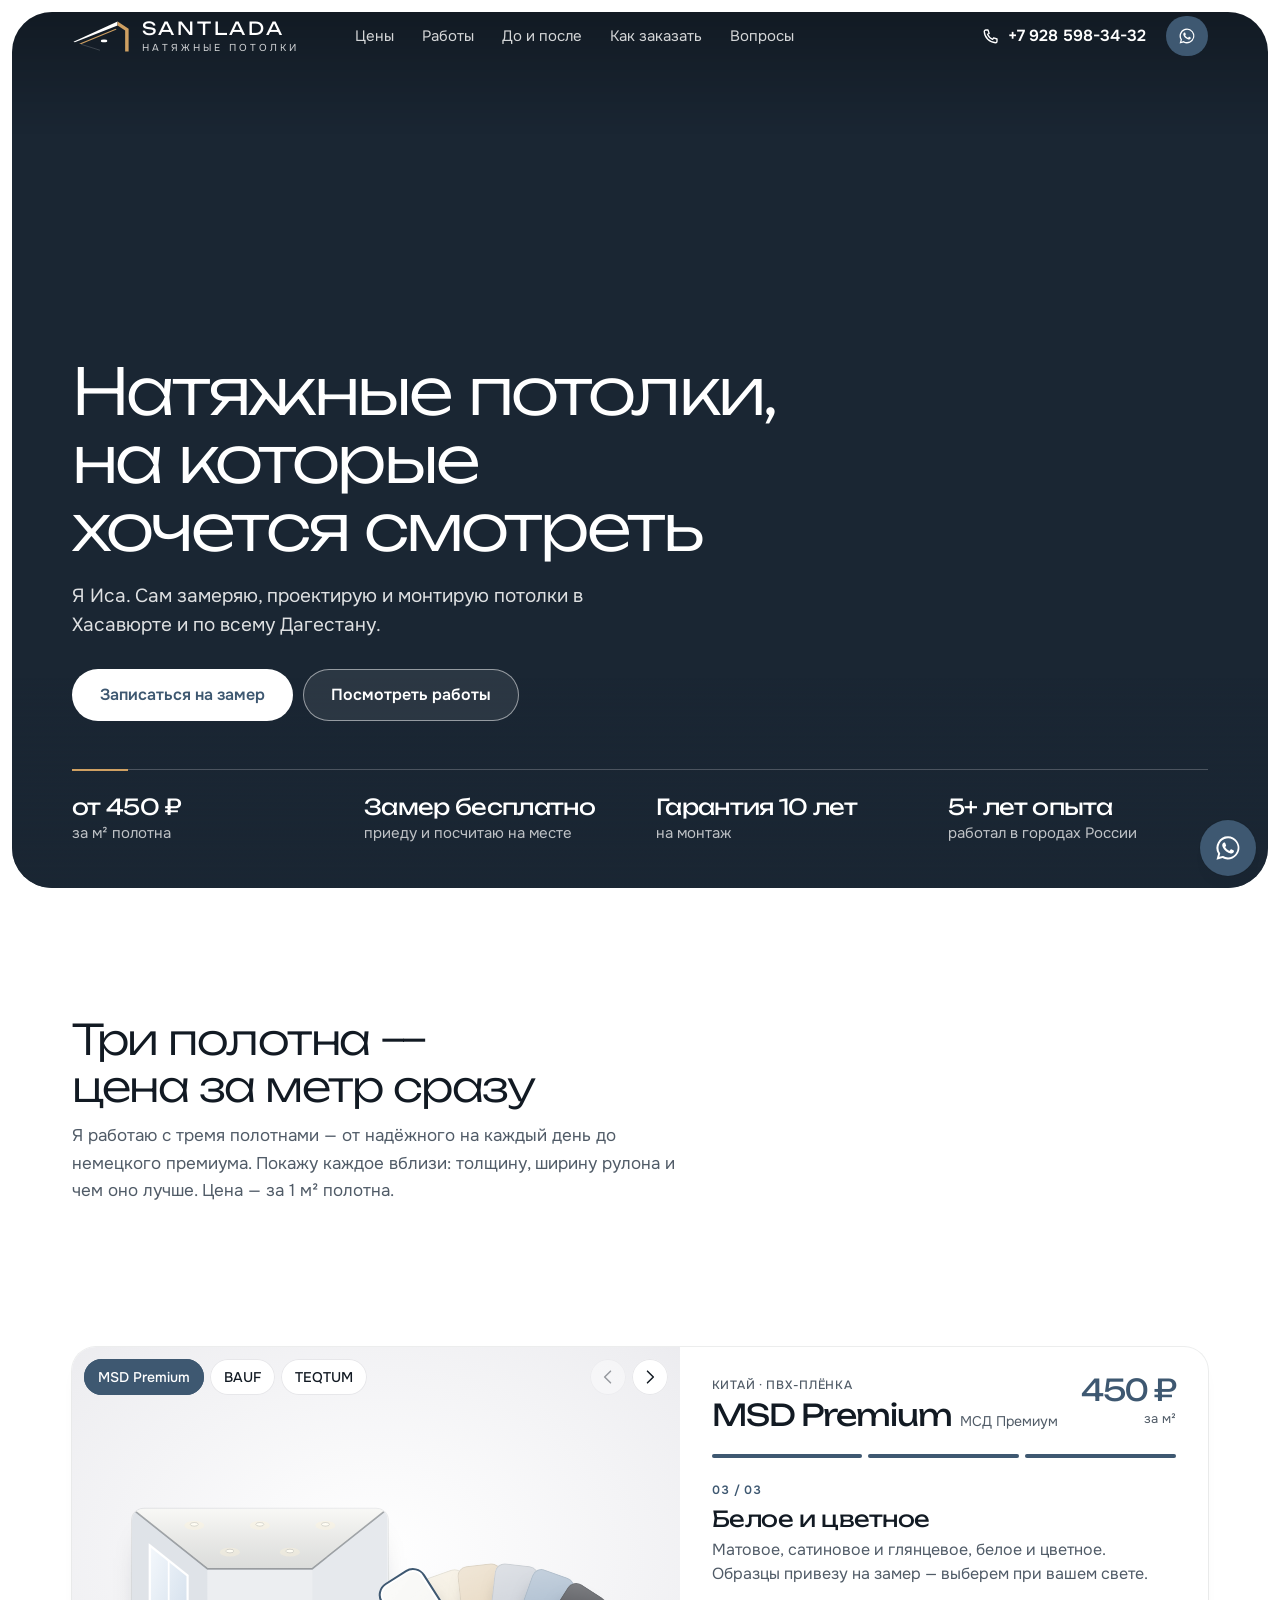
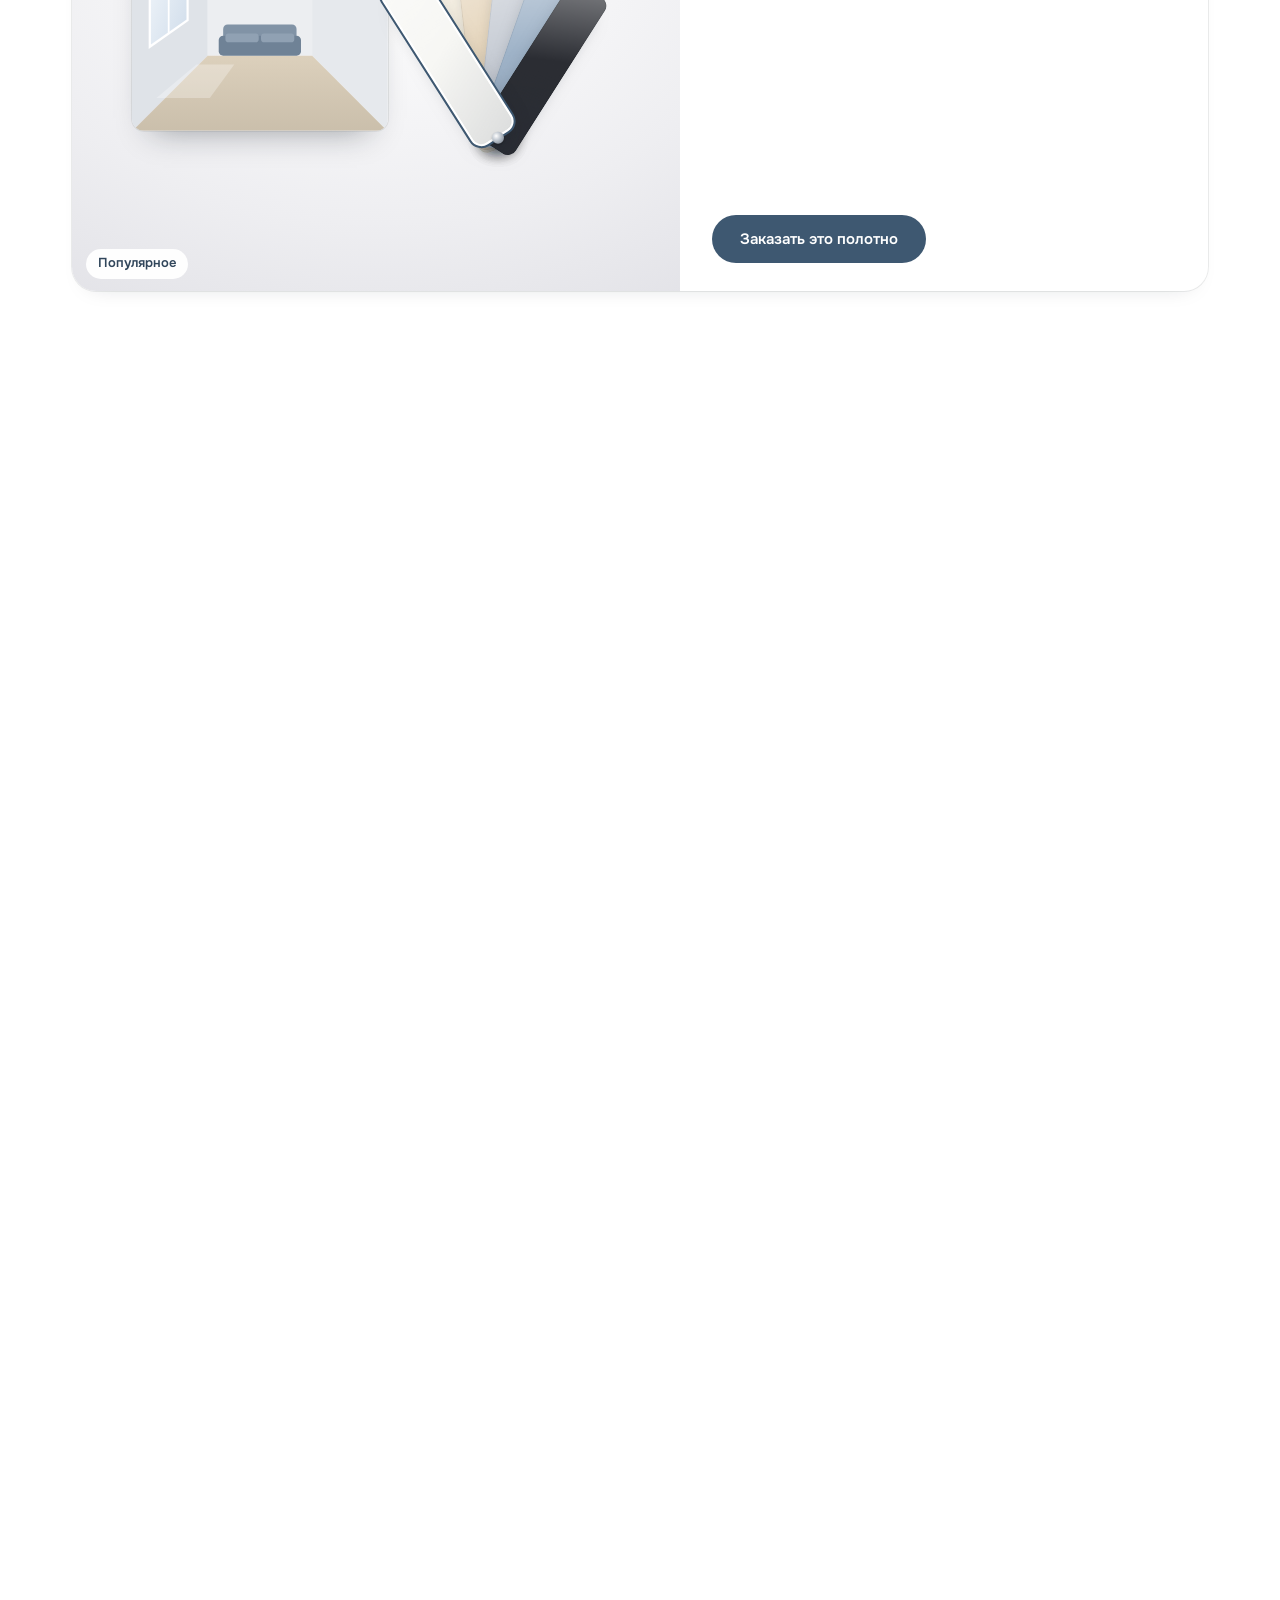
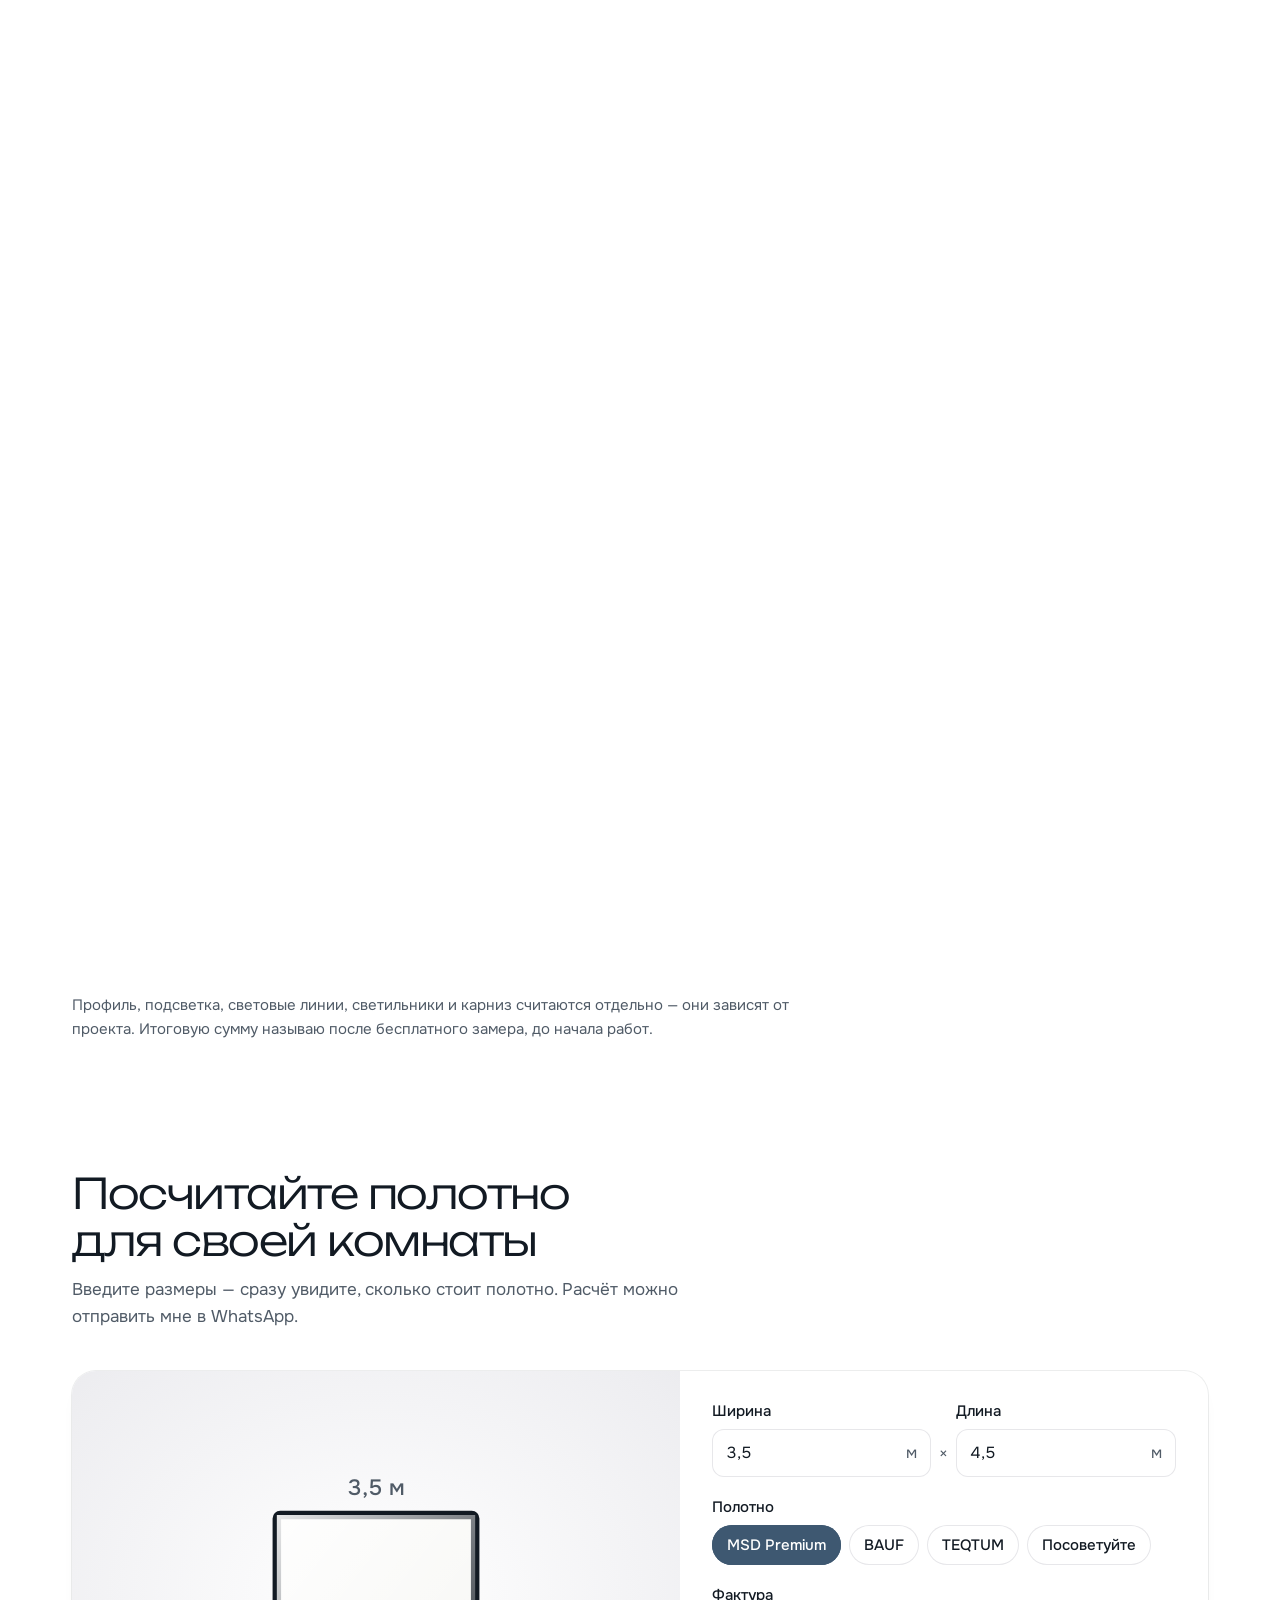
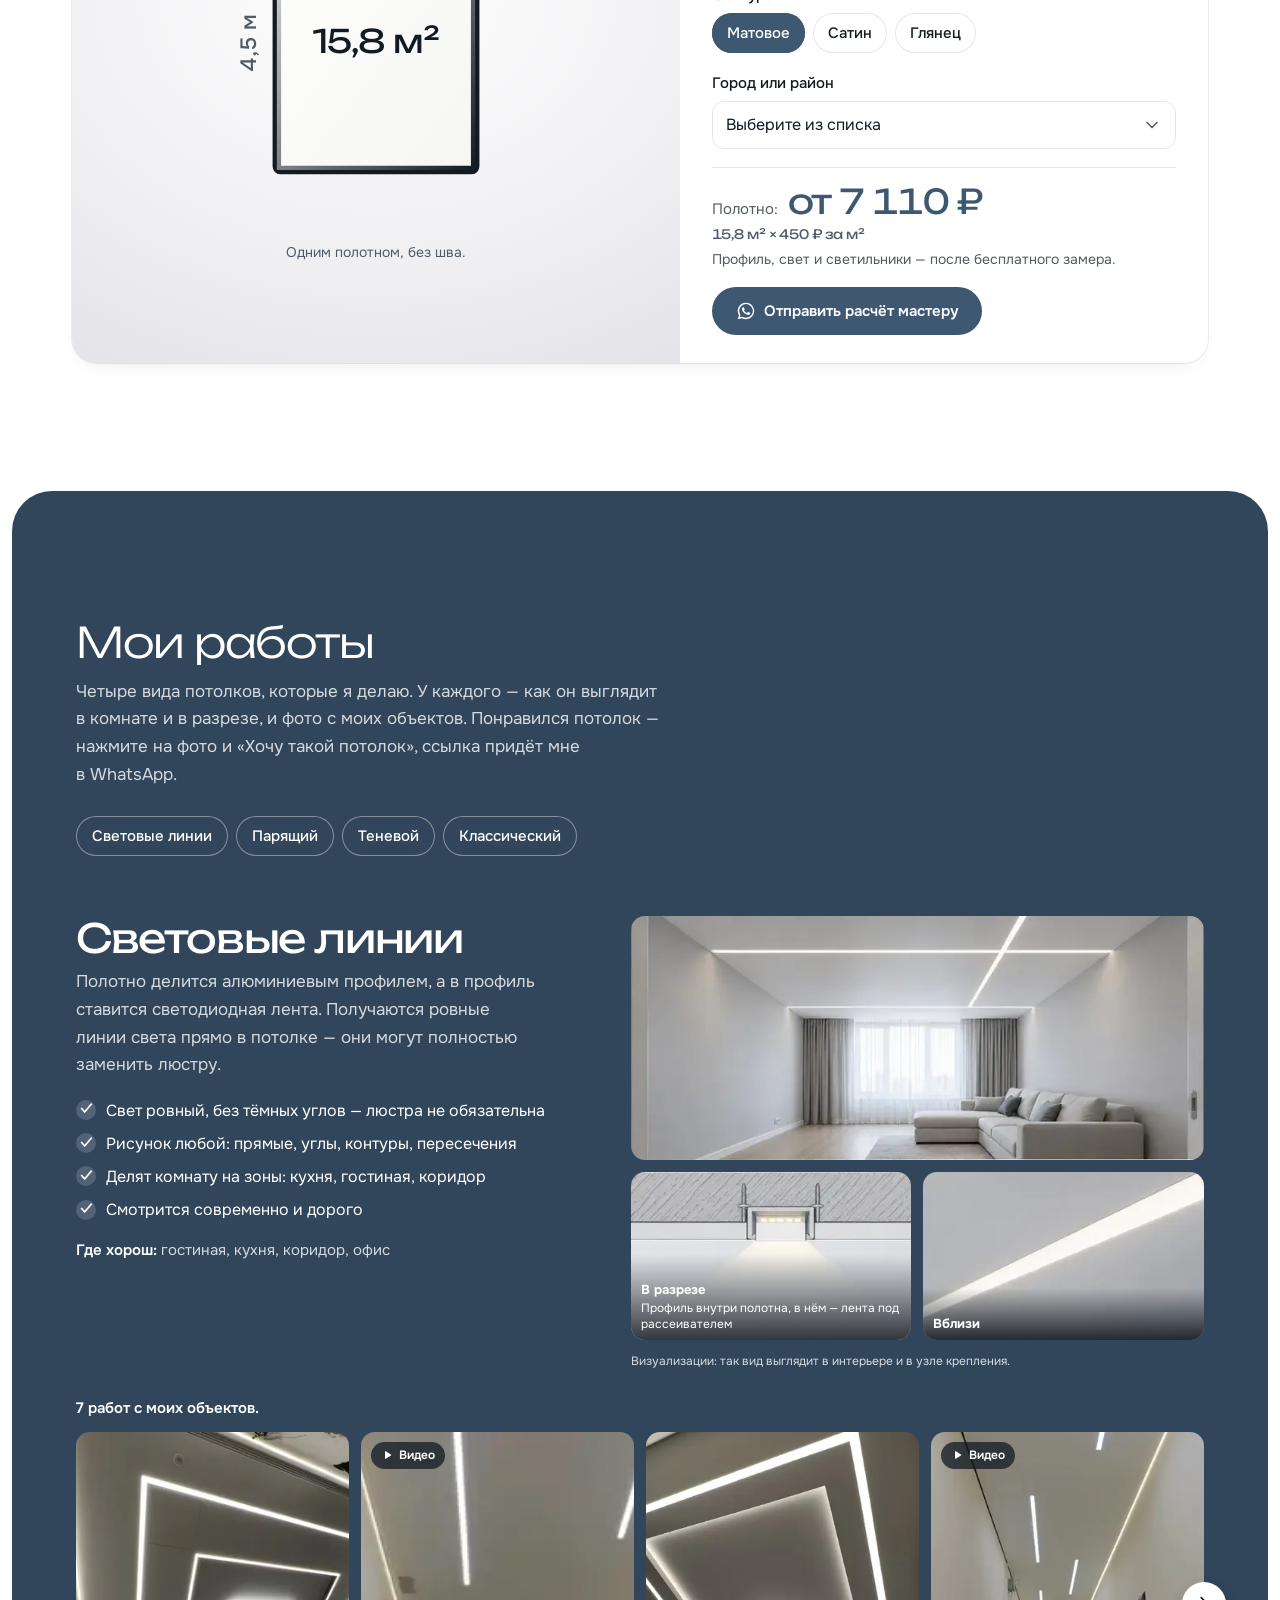
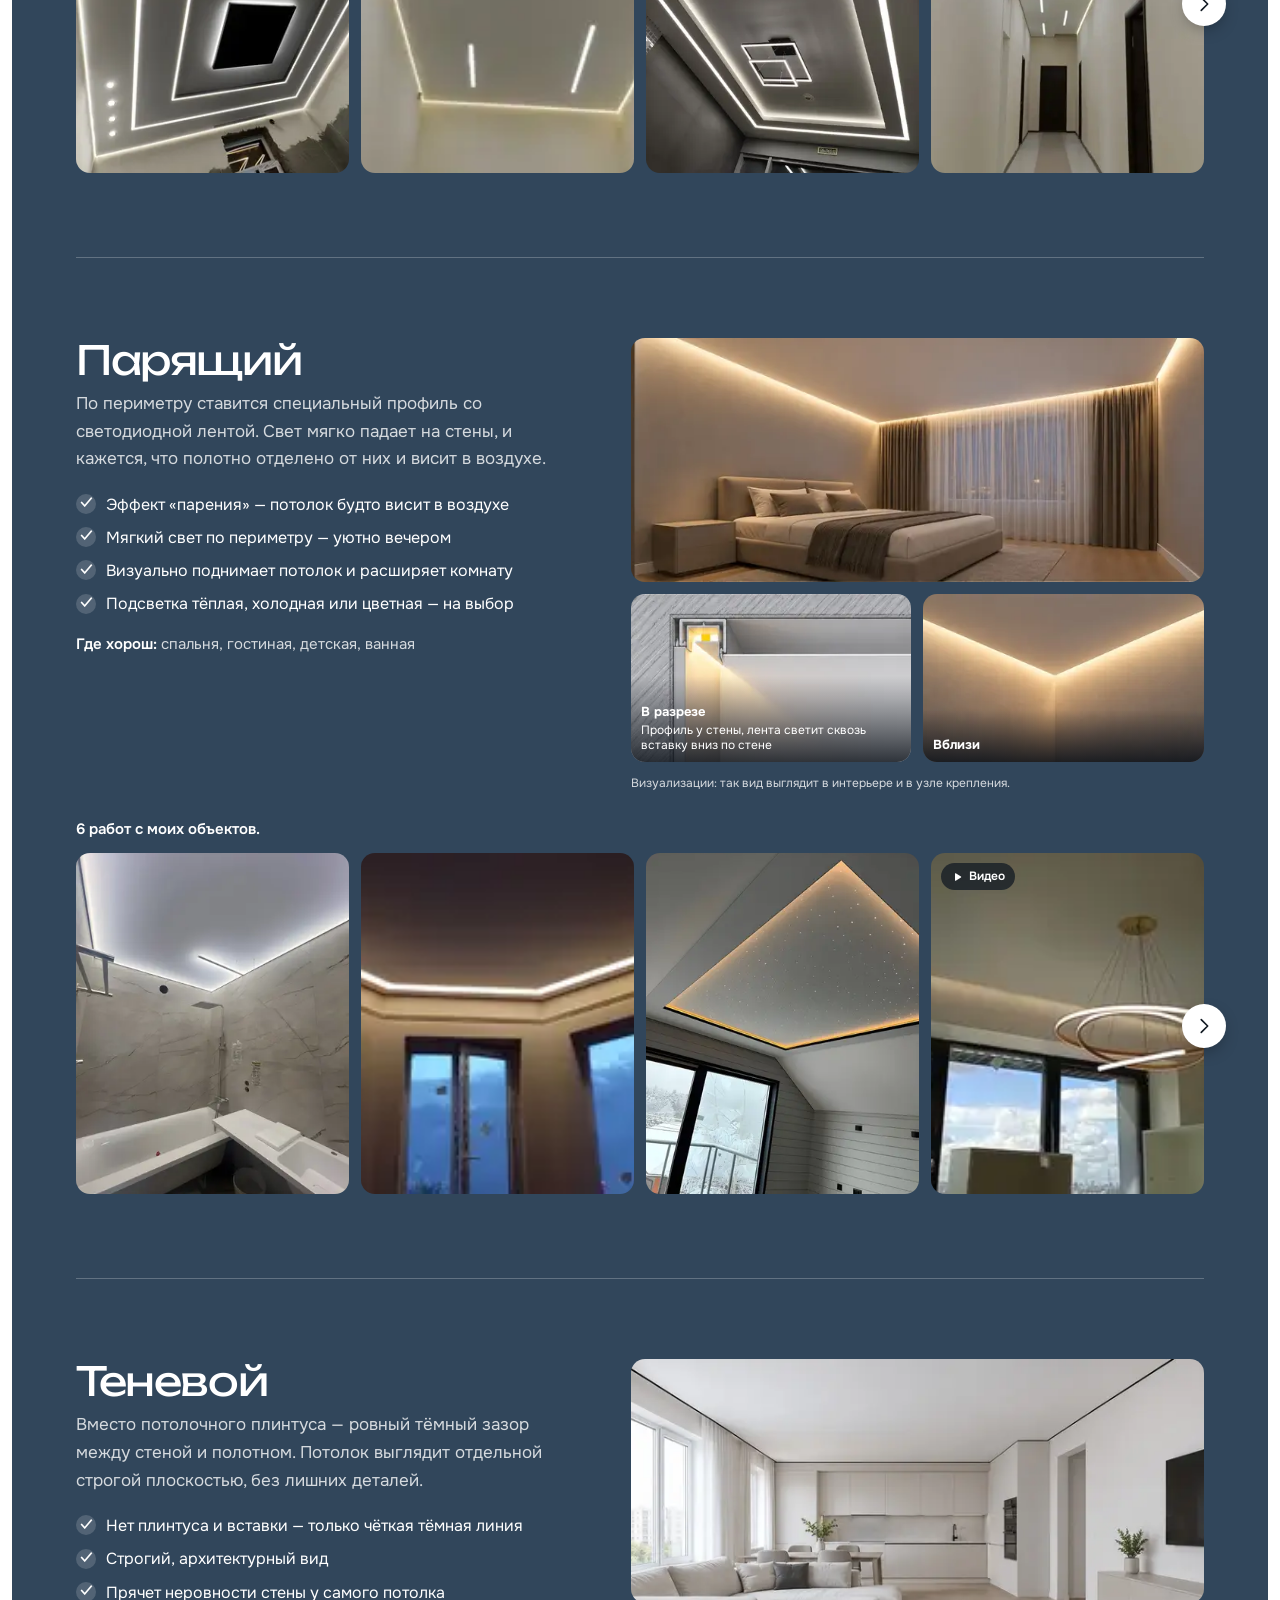
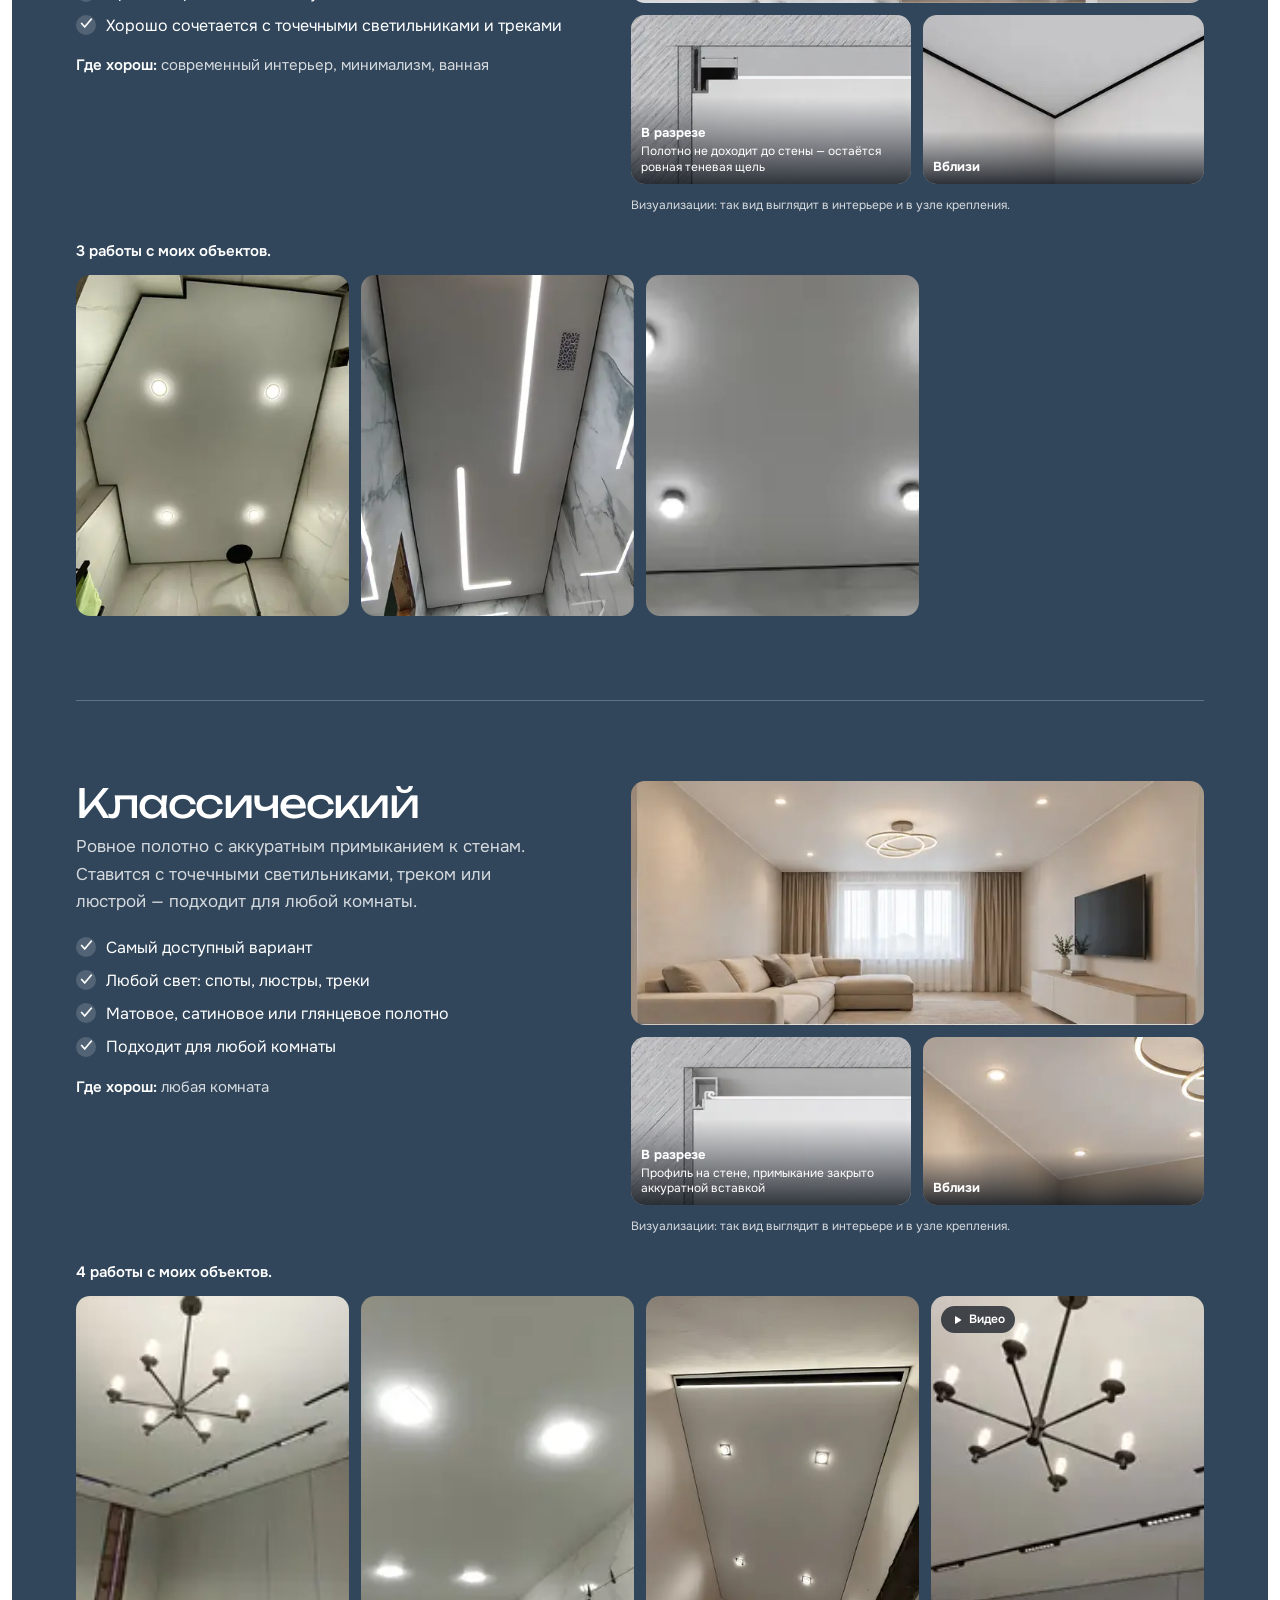
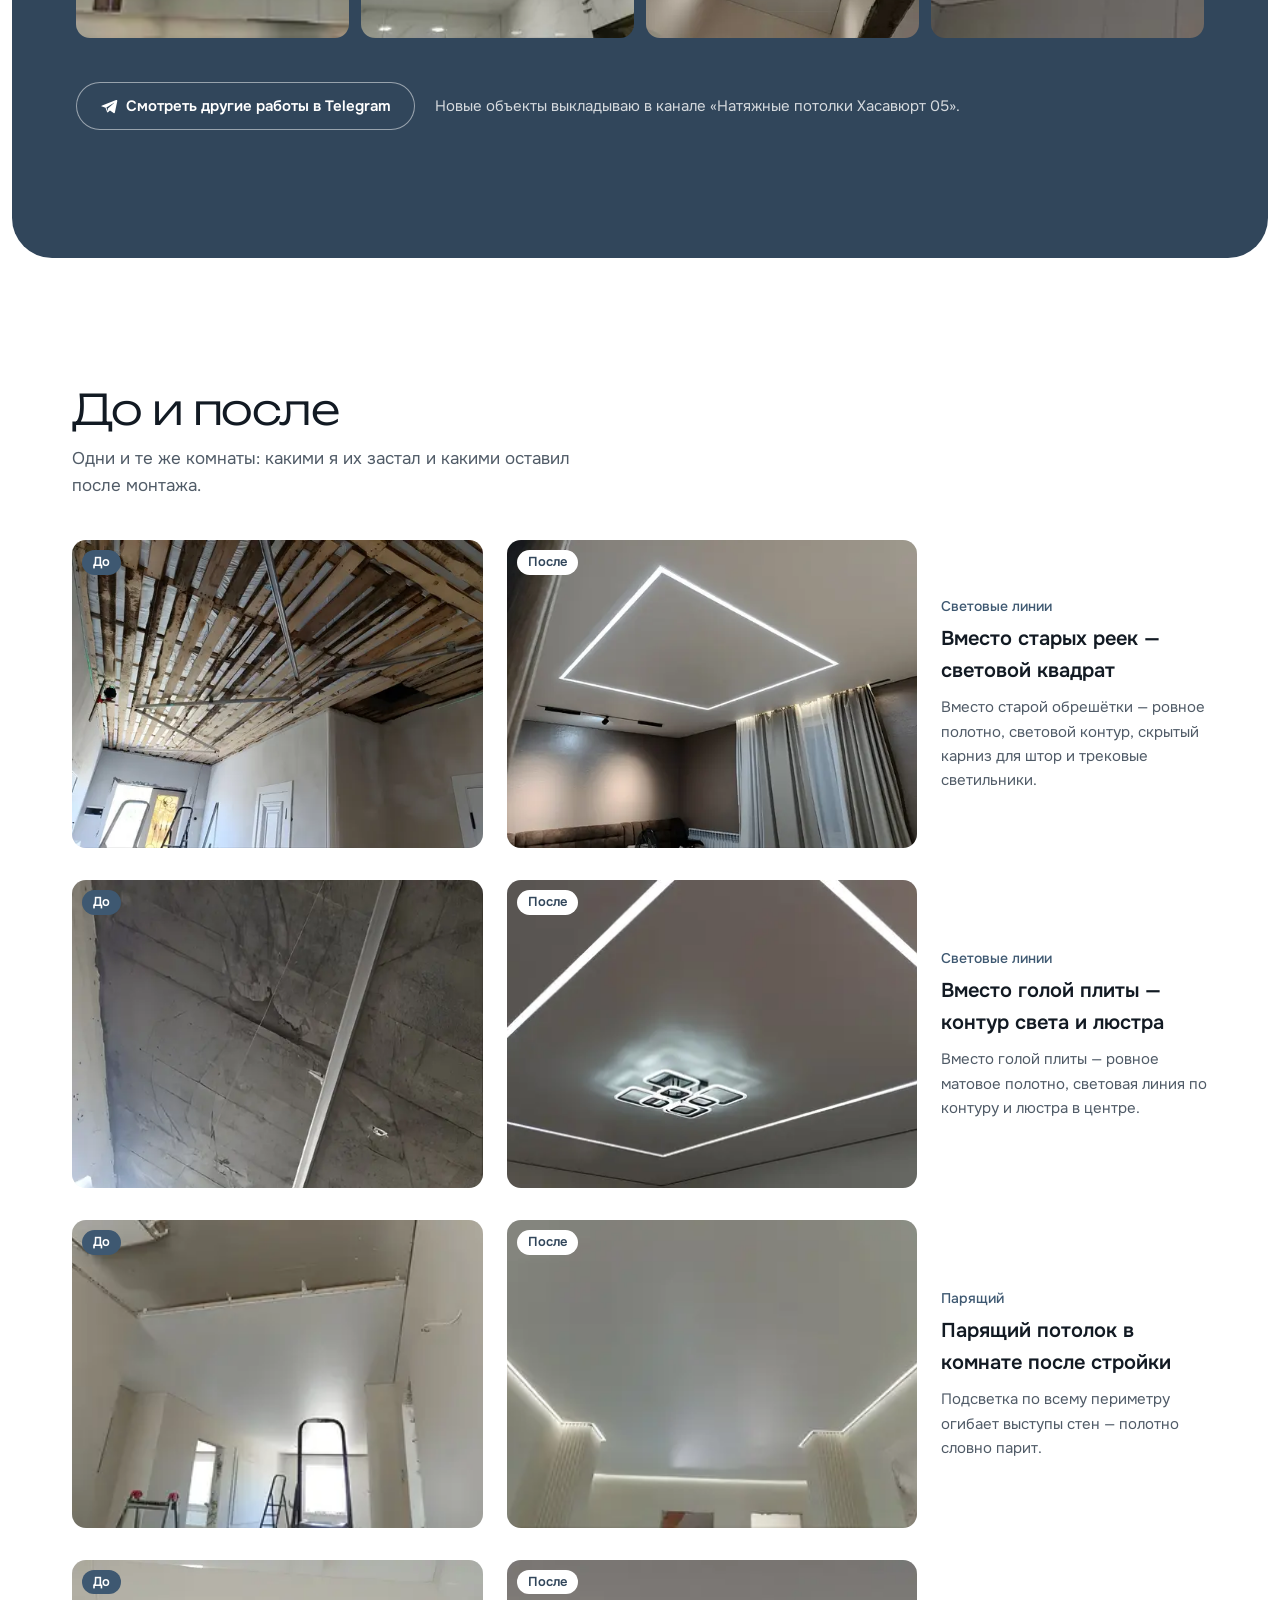
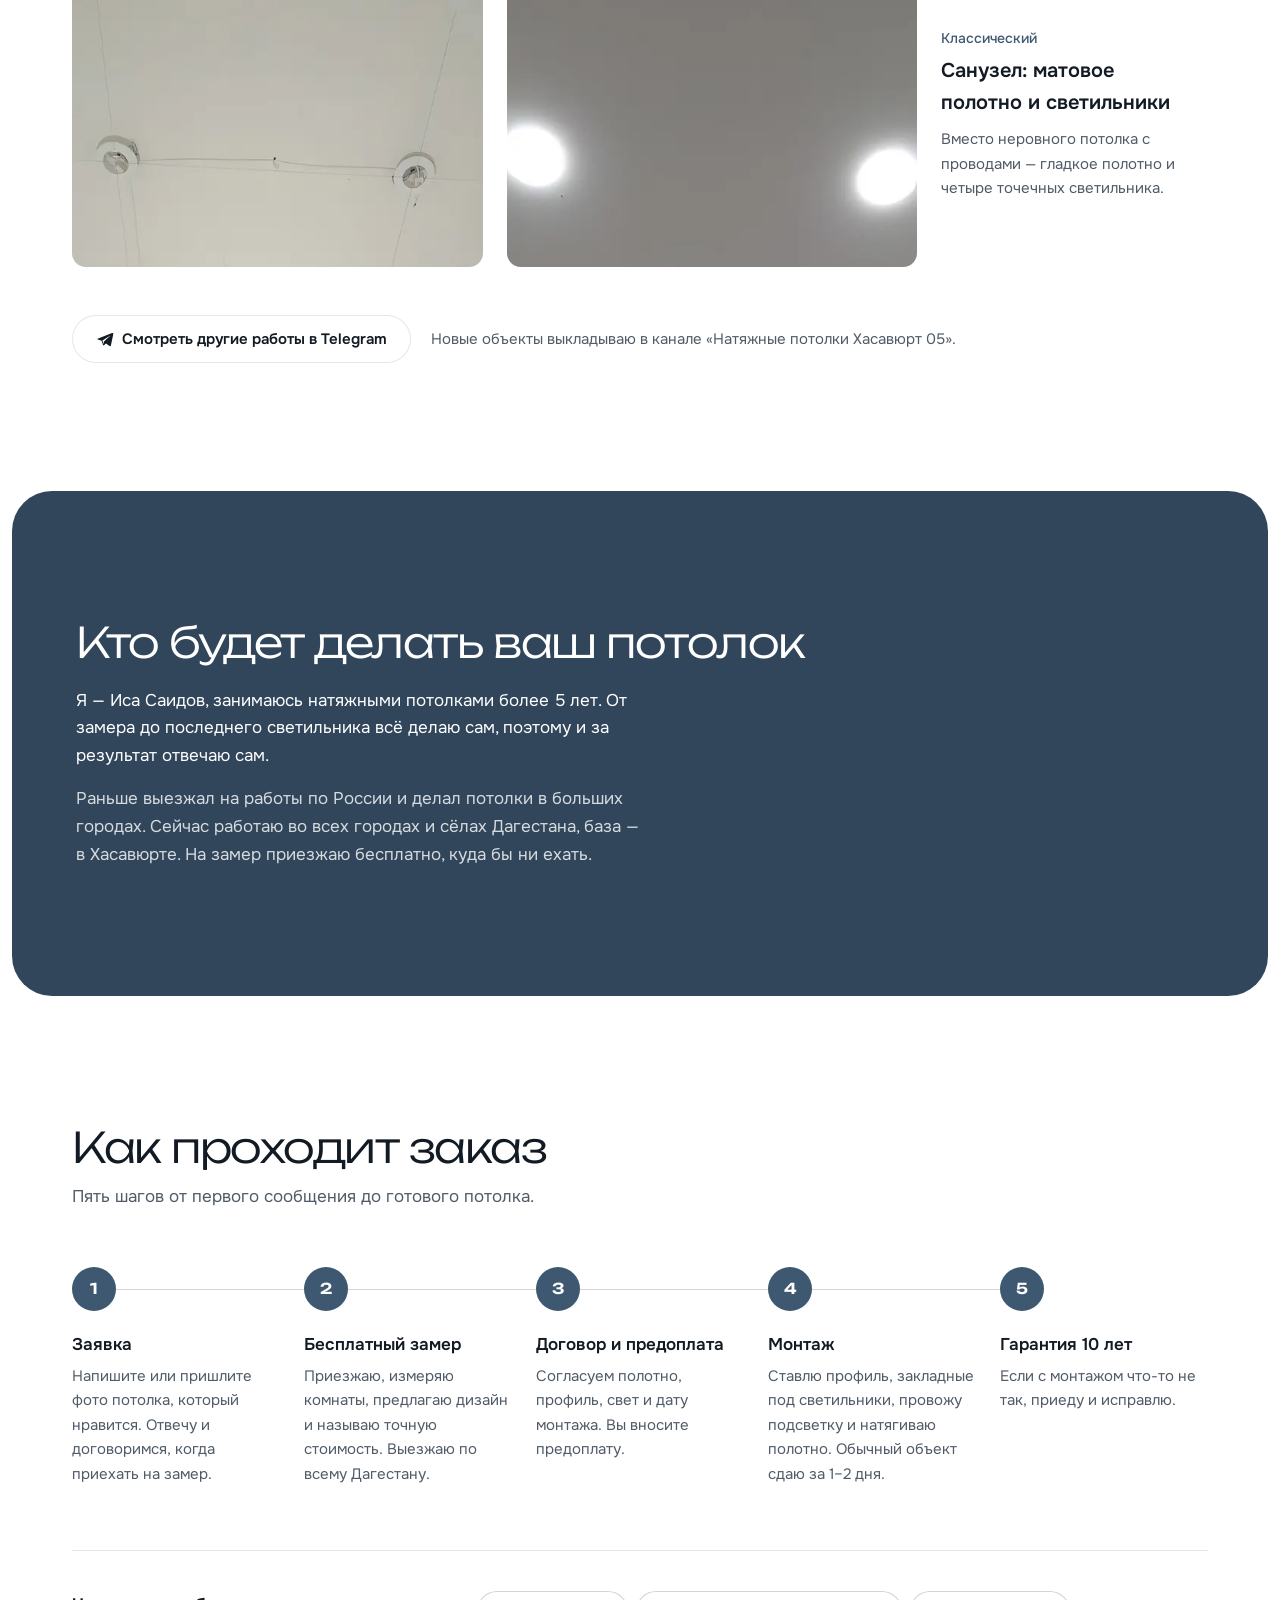
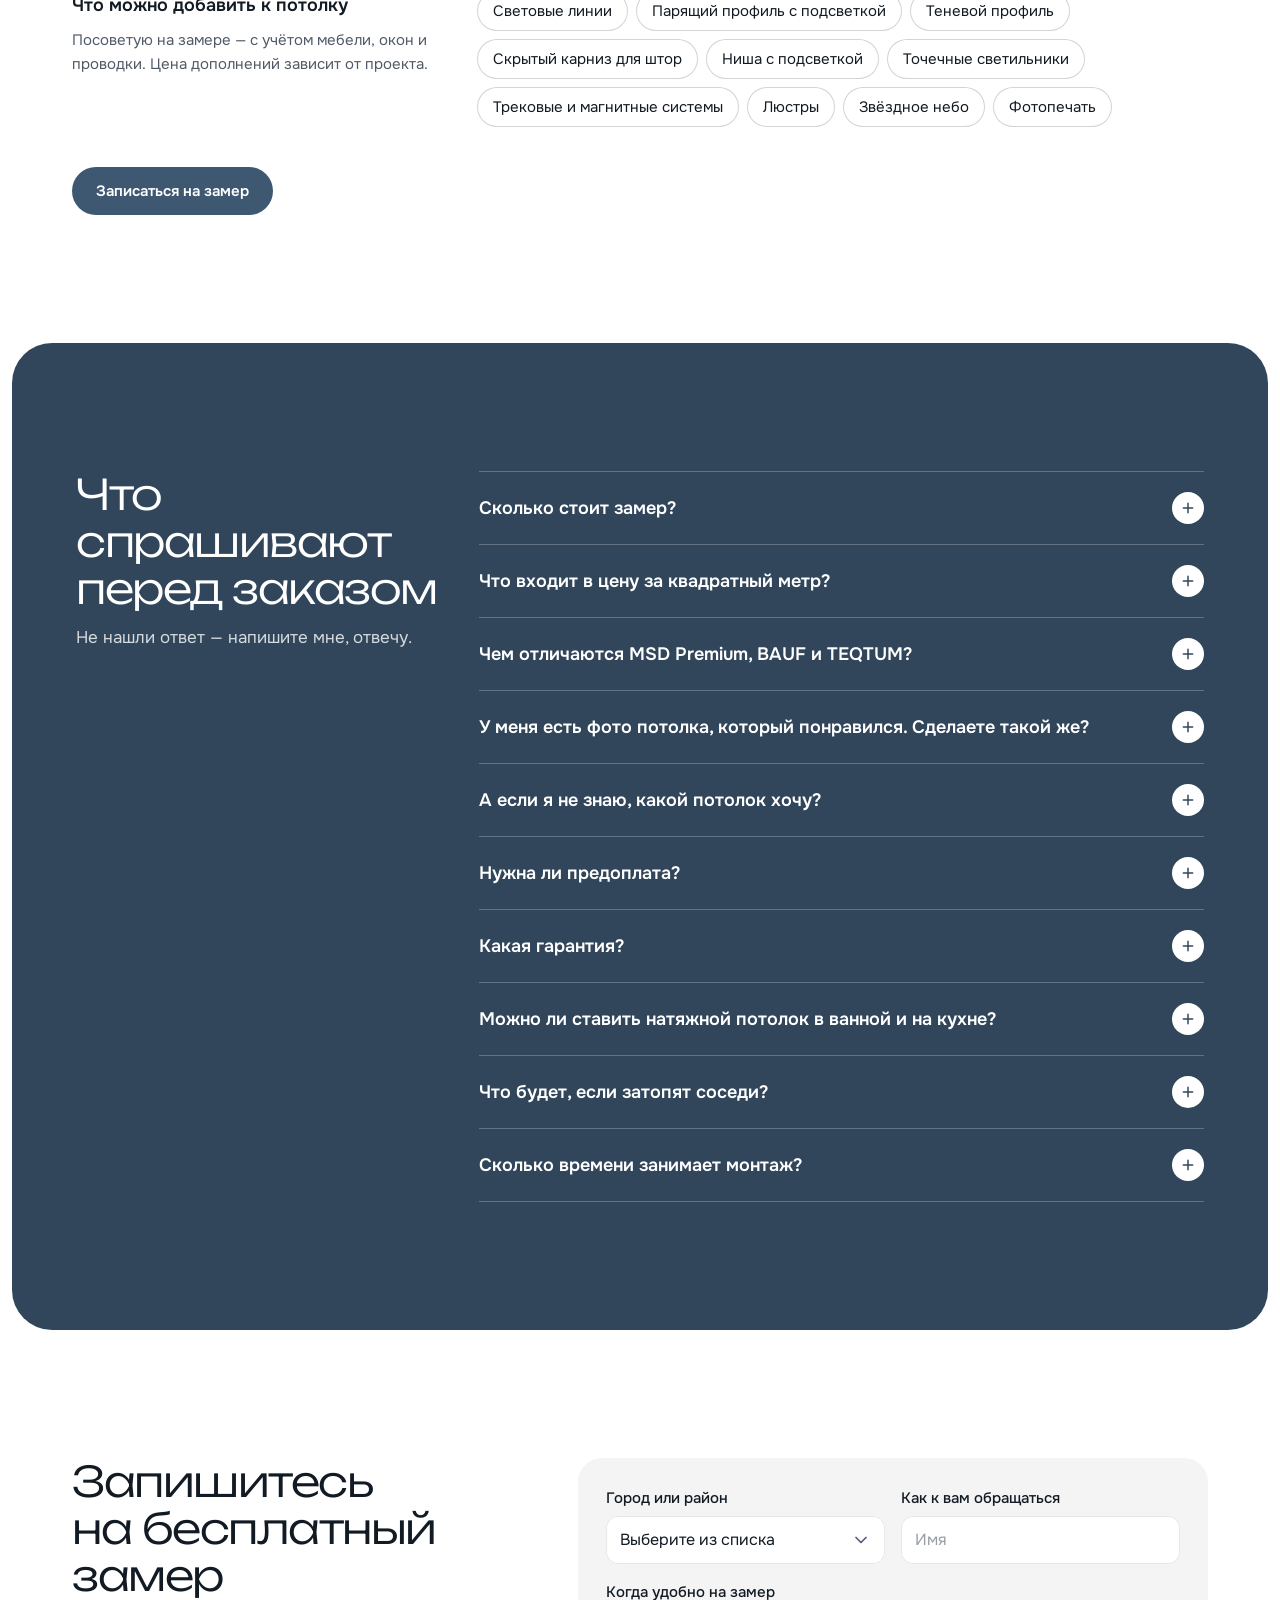
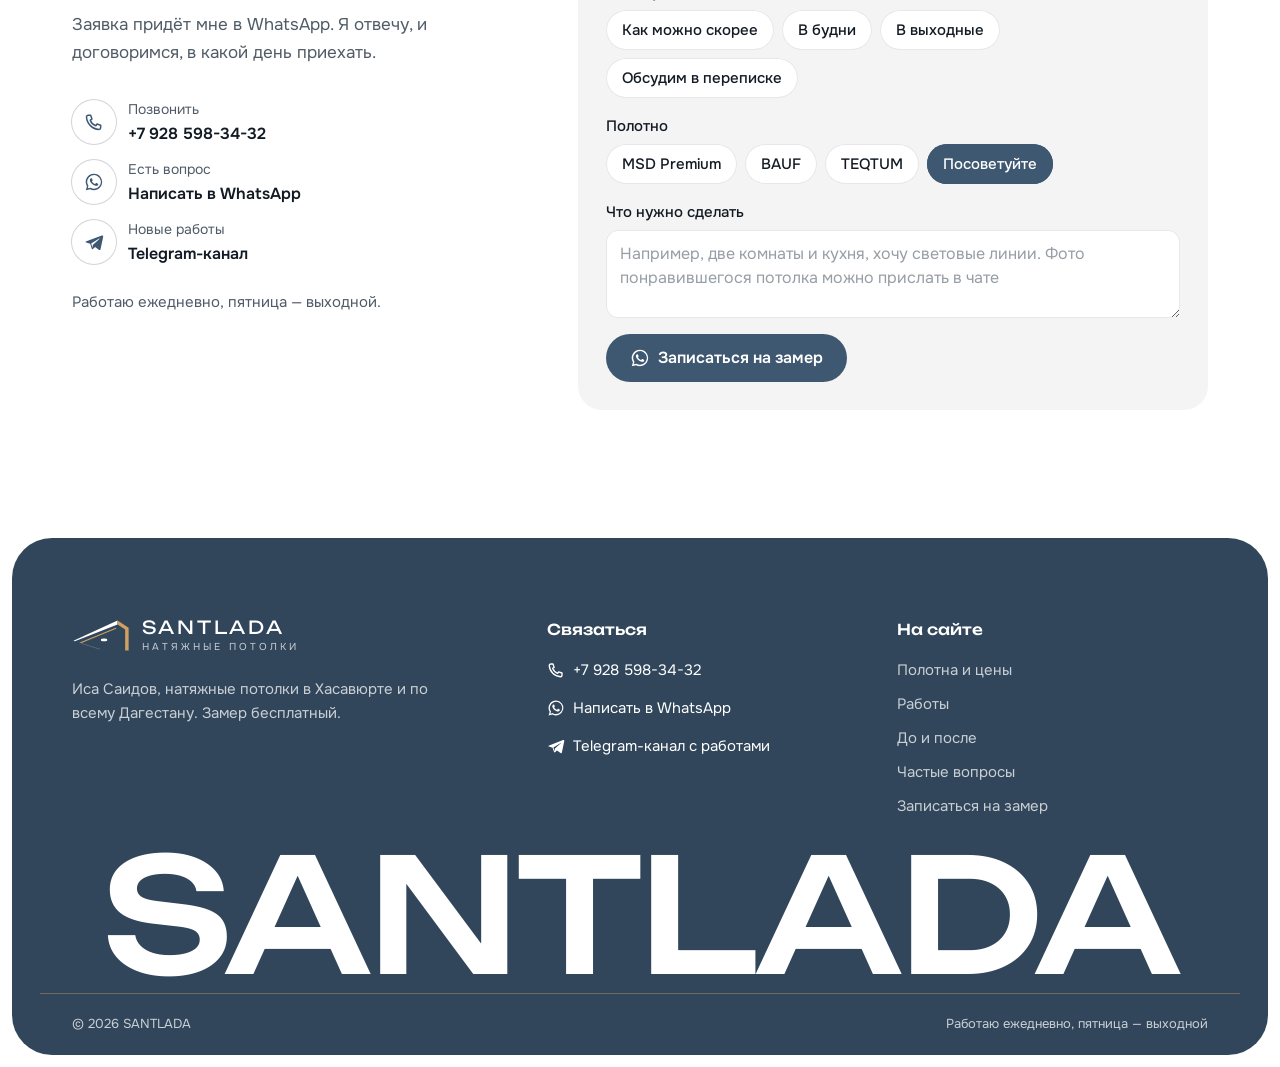
<file: index.html>
<!DOCTYPE html><html lang="ru"><head><meta charset="utf-8"><meta name="viewport" content="width=device-width, initial-scale=1, viewport-fit=cover"><title>Натяжные потолки в Хасавюрте и по Дагестану — SANTLADA</title><meta name="description" content="Натяжные потолки MSD Premium от 450 ₽, BAUF от 650 ₽, TEQTUM от 1200 ₽ за м². Световые линии, парящие и теневые потолки — работы до и после. Бесплатный замер по всему Дагестану."><link rel="canonical" href="https://santlada.ru/"><meta name="theme-color" content="#ffffff"><meta name="format-detection" content="telephone=no"><script>
      document.documentElement.classList.add('js');
    </script><link rel="icon" href="/favicon.svg" type="image/svg+xml"><link rel="icon" href="/favicon-48.png" sizes="48x48" type="image/png"><link rel="apple-touch-icon" href="/apple-touch-icon.png"><link rel="manifest" href="/manifest.webmanifest"><link rel="sitemap" href="/sitemap-index.xml"><link rel="preload" href="/_astro/unbounded-cyrillic-wght-normal.C627f1f8.woff2" as="font" type="font/woff2" crossorigin><link rel="preload" href="/_astro/onest-cyrillic-wght-normal.DayYxulF.woff2" as="font" type="font/woff2" crossorigin><meta property="og:type" content="website"><meta property="og:locale" content="ru_RU"><meta property="og:site_name" content="SANTLADA"><meta property="og:title" content="Натяжные потолки в Хасавюрте и по Дагестану — SANTLADA"><meta property="og:description" content="Натяжные потолки MSD Premium от 450 ₽, BAUF от 650 ₽, TEQTUM от 1200 ₽ за м². Световые линии, парящие и теневые потолки — работы до и после. Бесплатный замер по всему Дагестану."><meta property="og:url" content="https://santlada.ru/"><meta property="og:image" content="https://santlada.ru/og.jpg"><meta property="og:image:width" content="1200"><meta property="og:image:height" content="630"><meta name="twitter:card" content="summary_large_image"><script type="application/ld+json">{"@context":"https://schema.org","@type":"HomeAndConstructionBusiness","name":"SANTLADA — натяжные потолки","alternateName":"Сантлада","description":"Натяжные потолки MSD Premium от 450 ₽, BAUF от 650 ₽, TEQTUM от 1200 ₽ за м². Световые линии, парящие и теневые потолки — работы до и после. Бесплатный замер по всему Дагестану.","url":"https://santlada.ru","image":"https://santlada.ru/og.jpg","telephone":"+7 928 598-34-32","address":{"@type":"PostalAddress","addressLocality":"Хасавюрт","addressRegion":"Республика Дагестан","addressCountry":"RU"},"areaServed":{"@type":"State","name":"Республика Дагестан"},"sameAs":["https://t.me/SantlaDAl"]}</script><link rel="stylesheet" href="/_astro/Layout.Bt_eJ-o6.css"></head><body class="pb-[calc(4.5rem+env(safe-area-inset-bottom))] lg:pb-0"><a href="#main" class="sr-only z-[60] rounded-md bg-ink px-4 py-2 text-white focus:not-sr-only focus:fixed focus:top-3 focus:left-3">Перейти к содержанию</a><header class="site-header sticky top-0 z-40 border-b border-line/70 bg-ceiling" data-over><div class="container-page flex h-16 items-center gap-3 lg:h-[4.5rem]"><!--
  Знак с фирменного логотипа: белая световая балка потолка, золотая световая линия под ней,
  светильник и золотой край стены. Балка и светильник — цветом текста (белые на фото и синих панелях,
  тёмные на белом), золото — всегда золотое.
  Рядом — название широкой разреженной гарнитурой и тонкая подпись, как на оригинале.
--><a href="/" class="group inline-flex items-center gap-3 rounded-lg" aria-label="SANTLADA — на главную"><svg width="58" height="35" viewBox="0 0 80 48" aria-hidden="true" class="shrink-0 overflow-visible"><!-- балка потолка: от левого угла к верхнему --><path d="M2 31.4 62.8 3.2V8.9L3.9 32.1Z" fill="currentColor"></path><!-- золотая световая линия под балкой --><path d="M9.8 33.9 60.2 13.3 61.5 14.2 13.1 34.5Z" fill="var(--color-gold)"></path><!-- едва заметный край плоскости --><path d="M13.1 34.9 38 42.8" fill="none" stroke="currentColor" stroke-width="0.7" stroke-linecap="round" opacity="0.35"></path><!-- светильник --><ellipse cx="44.2" cy="30.1" rx="4.4" ry="2" fill="currentColor"></ellipse><!-- золотой край: вдоль стены вниз --><path d="M62.9 3.2 78.1 13.3V44.8H73.3V15.8L62.9 8.9Z" fill="var(--color-gold)"></path></svg><span class="flex flex-col leading-none"><span class="font-display text-[1.125rem] font-normal tracking-[0.16em]">SANTLADA</span><span class="mt-1.5 text-[0.625rem] tracking-[0.3em] text-ink-soft uppercase">натяжные потолки</span></span></a><nav class="ml-6 hidden shrink-0 lg:block xl:ml-8" aria-label="Основное меню"><ul class="relative flex items-center gap-1" data-nav><span class="pointer-events-none absolute top-0 left-0 h-full w-0 rounded-lg bg-ink/[0.07] opacity-0 transition-none data-[ready]:transition-[transform,width,opacity] data-[ready]:duration-300 data-[ready]:ease-[cubic-bezier(0.2,0.8,0.2,1)]" aria-hidden="true" data-pill></span><li><a href="#ceny" class="relative block rounded-lg px-3 py-2 text-[0.9375rem] whitespace-nowrap text-ink-soft transition-colors hover:text-ink data-[active]:text-ink aria-[current=page]:font-semibold aria-[current=page]:text-ink">Цены</a></li><li><a href="#raboty" class="relative block rounded-lg px-3 py-2 text-[0.9375rem] whitespace-nowrap text-ink-soft transition-colors hover:text-ink data-[active]:text-ink aria-[current=page]:font-semibold aria-[current=page]:text-ink">Работы</a></li><li><a href="#do-posle" class="relative block rounded-lg px-3 py-2 text-[0.9375rem] whitespace-nowrap text-ink-soft transition-colors hover:text-ink data-[active]:text-ink aria-[current=page]:font-semibold aria-[current=page]:text-ink">До и после</a></li><li><a href="#proekt" class="relative block rounded-lg px-3 py-2 text-[0.9375rem] whitespace-nowrap text-ink-soft transition-colors hover:text-ink data-[active]:text-ink aria-[current=page]:font-semibold aria-[current=page]:text-ink">Как заказать</a></li><li><a href="#voprosy" class="relative block rounded-lg px-3 py-2 text-[0.9375rem] whitespace-nowrap text-ink-soft transition-colors hover:text-ink data-[active]:text-ink aria-[current=page]:font-semibold aria-[current=page]:text-ink">Вопросы</a></li></ul></nav><div class="ml-auto flex items-center gap-2"><a href="tel:+79285983432" class="hidden items-center gap-2 rounded-lg px-3 py-2 font-semibold whitespace-nowrap hover:bg-haze xl:inline-flex"><svg width="18" height="18" viewBox="0 0 24 24" fill="none" stroke="currentColor" stroke-width="1.8" stroke-linecap="round" stroke-linejoin="round" aria-hidden="true" focusable="false"><path d="M5 4h3l1.5 4.5-2 1.3a11 11 0 0 0 6.7 6.7l1.3-2L20 16v3a2 2 0 0 1-2 2A16 16 0 0 1 3 6a2 2 0 0 1 2-2Z"></path></svg>+7 928 598-34-32</a><!-- Рядом с меню на компьютере места мало: до 2xl — только значок (название то же, его читает диктор) --><a href="https://wa.me/79285983432?text=%D0%97%D0%B4%D1%80%D0%B0%D0%B2%D1%81%D1%82%D0%B2%D1%83%D0%B9%D1%82%D0%B5!%20%D0%9F%D0%B8%D1%88%D1%83%20%D1%81%20%D1%81%D0%B0%D0%B9%D1%82%D0%B0%20%D0%BF%D0%BE%20%D0%BF%D0%BE%D0%B2%D0%BE%D0%B4%D1%83%20%D0%BD%D0%B0%D1%82%D1%8F%D0%B6%D0%BD%D0%BE%D0%B3%D0%BE%20%D0%BF%D0%BE%D1%82%D0%BE%D0%BB%D0%BA%D0%B0." target="_blank" rel="noopener" class="btn-wa hidden min-h-10 px-4 whitespace-nowrap md:inline-flex lg:hidden xl:inline-flex xl:px-3 2xl:px-4" aria-label="Написать в WhatsApp"><svg width="18" height="18" viewBox="0 0 24 24" fill="currentColor" aria-hidden="true" focusable="false"><path d="M12.04 2a9.9 9.9 0 0 0-8.5 15l-1.4 5 5.1-1.34A9.9 9.9 0 1 0 12.04 2Zm0 18.1a8.2 8.2 0 0 1-4.18-1.15l-.3-.18-3.03.8.81-2.95-.2-.31a8.2 8.2 0 1 1 6.9 3.79Zm4.5-6.14c-.25-.12-1.46-.72-1.69-.8-.23-.08-.39-.12-.56.12-.16.25-.64.8-.78.97-.15.16-.29.18-.54.06a6.7 6.7 0 0 1-1.97-1.22 7.4 7.4 0 0 1-1.37-1.7c-.14-.25-.01-.38.11-.5.11-.11.25-.29.37-.43.13-.15.17-.25.25-.42.08-.16.04-.31-.02-.43-.06-.13-.56-1.34-.76-1.84-.2-.48-.4-.41-.56-.42h-.47a.9.9 0 0 0-.66.31 2.76 2.76 0 0 0-.86 2.06 4.8 4.8 0 0 0 1 2.55c.13.16 1.75 2.67 4.24 3.75.59.25 1.05.4 1.41.52.6.19 1.13.16 1.56.1.47-.07 1.46-.6 1.67-1.18.2-.58.2-1.07.14-1.18-.06-.1-.22-.16-.47-.29Z"></path></svg><span class="xl:sr-only 2xl:not-sr-only">Написать в WhatsApp</span></a><button type="button" class="hdr-btn inline-flex size-11 items-center justify-center rounded-lg ring-1 ring-line ring-inset hover:bg-haze lg:hidden" aria-expanded="false" aria-controls="mobile-nav" aria-label="Открыть меню" data-menu-toggle><svg width="22" height="22" viewBox="0 0 24 24" fill="none" stroke="currentColor" stroke-width="1.8" stroke-linecap="round" stroke-linejoin="round" aria-hidden="true" focusable="false"><path d="M4 7h16M4 12h16M4 17h16"></path></svg></button></div></div><nav id="mobile-nav" class="border-t border-line bg-plane lg:hidden" aria-label="Меню" hidden><ul class="container-page grid gap-1 py-3"><li><a href="#ceny" class="block rounded-lg px-3 py-3 text-[1.0625rem] font-medium hover:bg-haze" data-menu-link>Цены</a></li><li><a href="#raboty" class="block rounded-lg px-3 py-3 text-[1.0625rem] font-medium hover:bg-haze" data-menu-link>Работы</a></li><li><a href="#do-posle" class="block rounded-lg px-3 py-3 text-[1.0625rem] font-medium hover:bg-haze" data-menu-link>До и после</a></li><li><a href="#proekt" class="block rounded-lg px-3 py-3 text-[1.0625rem] font-medium hover:bg-haze" data-menu-link>Как заказать</a></li><li><a href="#voprosy" class="block rounded-lg px-3 py-3 text-[1.0625rem] font-medium hover:bg-haze" data-menu-link>Вопросы</a></li><li><a href="#kontakty" class="block rounded-lg px-3 py-3 text-[1.0625rem] font-medium hover:bg-haze" data-menu-link>Контакты</a></li><li class="mt-2 flex flex-wrap gap-2 px-3 pb-2"><a href="tel:+79285983432" class="btn-ghost flex-1"><svg width="18" height="18" viewBox="0 0 24 24" fill="none" stroke="currentColor" stroke-width="1.8" stroke-linecap="round" stroke-linejoin="round" aria-hidden="true" focusable="false"><path d="M5 4h3l1.5 4.5-2 1.3a11 11 0 0 0 6.7 6.7l1.3-2L20 16v3a2 2 0 0 1-2 2A16 16 0 0 1 3 6a2 2 0 0 1 2-2Z"></path></svg>+7 928 598-34-32</a><a href="https://wa.me/79285983432?text=%D0%97%D0%B4%D1%80%D0%B0%D0%B2%D1%81%D1%82%D0%B2%D1%83%D0%B9%D1%82%D0%B5!%20%D0%9F%D0%B8%D1%88%D1%83%20%D1%81%20%D1%81%D0%B0%D0%B9%D1%82%D0%B0%20%D0%BF%D0%BE%20%D0%BF%D0%BE%D0%B2%D0%BE%D0%B4%D1%83%20%D0%BD%D0%B0%D1%82%D1%8F%D0%B6%D0%BD%D0%BE%D0%B3%D0%BE%20%D0%BF%D0%BE%D1%82%D0%BE%D0%BB%D0%BA%D0%B0." target="_blank" rel="noopener" class="btn-wa flex-1"><svg width="18" height="18" viewBox="0 0 24 24" fill="currentColor" aria-hidden="true" focusable="false"><path d="M12.04 2a9.9 9.9 0 0 0-8.5 15l-1.4 5 5.1-1.34A9.9 9.9 0 1 0 12.04 2Zm0 18.1a8.2 8.2 0 0 1-4.18-1.15l-.3-.18-3.03.8.81-2.95-.2-.31a8.2 8.2 0 1 1 6.9 3.79Zm4.5-6.14c-.25-.12-1.46-.72-1.69-.8-.23-.08-.39-.12-.56.12-.16.25-.64.8-.78.97-.15.16-.29.18-.54.06a6.7 6.7 0 0 1-1.97-1.22 7.4 7.4 0 0 1-1.37-1.7c-.14-.25-.01-.38.11-.5.11-.11.25-.29.37-.43.13-.15.17-.25.25-.42.08-.16.04-.31-.02-.43-.06-.13-.56-1.34-.76-1.84-.2-.48-.4-.41-.56-.42h-.47a.9.9 0 0 0-.66.31 2.76 2.76 0 0 0-.86 2.06 4.8 4.8 0 0 0 1 2.55c.13.16 1.75 2.67 4.24 3.75.59.25 1.05.4 1.41.52.6.19 1.13.16 1.56.1.47-.07 1.46-.6 1.67-1.18.2-.58.2-1.07.14-1.18-.06-.1-.22-.16-.47-.29Z"></path></svg>Написать в WhatsApp</a></li></ul></nav></header><script type="module">var e=document.querySelector(`.site-header[data-over]`);if(e){let t=()=>e.toggleAttribute(`data-scrolled`,window.scrollY>8);t(),window.addEventListener(`scroll`,t,{passive:!0})}var t=document.querySelector(`[data-nav]`),n=t?.querySelector(`[data-pill]`);if(t&&n){let e=Array.from(t.querySelectorAll(`a`)),r=e.find(e=>e.getAttribute(`aria-current`)===`page`)??null,i=null,a=null,o=!1,s=()=>{let t=i??r??a;e.forEach(e=>e.toggleAttribute(`data-active`,e===t)),!t||!t.offsetWidth?n.style.opacity=`0`:(n.style.width=`${t.offsetWidth}px`,n.style.transform=`translateX(${t.offsetLeft}px)`,n.style.opacity=`1`,o||=(n.offsetWidth,n.setAttribute(`data-ready`,``),!0))};e.forEach(e=>{e.addEventListener(`pointerenter`,()=>(i=e,s())),e.addEventListener(`focus`,()=>(i=e,s())),e.addEventListener(`blur`,()=>(i=null,s()))}),t.addEventListener(`pointerleave`,()=>(i=null,s()));let c=new Map(e.filter(e=>e.pathname===location.pathname&&e.hash).map(e=>[e.hash.slice(1),e]));if(c.size&&`IntersectionObserver`in window){let e=new IntersectionObserver(e=>{for(let t of e){let e=c.get(t.target.id)??null;t.isIntersecting?a=e:a===e&&(a=null)}s()},{rootMargin:`-45% 0px -50% 0px`});document.querySelectorAll(`.page[id]`).forEach(t=>e.observe(t))}new ResizeObserver(s).observe(t),document.fonts?.ready.then(s),s()}var r=document.querySelector(`[data-menu-toggle]`),i=document.getElementById(`mobile-nav`),a=e=>{r&&i&&(i.hidden=!e,r.setAttribute(`aria-expanded`,String(e)),r.setAttribute(`aria-label`,e?`Закрыть меню`:`Открыть меню`))};r?.addEventListener(`click`,()=>a(i?.hidden??!1)),i?.querySelectorAll(`[data-menu-link]`).forEach(e=>e.addEventListener(`click`,()=>a(!1))),document.addEventListener(`keydown`,e=>{e.key===`Escape`&&i&&!i.hidden&&(a(!1),r?.focus())});</script><main id="main"><section class="hero" aria-labelledby="hero-title"><div class="hero-media"><picture><source media="(min-width: 64rem)" srcset="/_astro/ceiling.BhkFOA12_Z1UKoRf.webp 1024w, /_astro/ceiling.BhkFOA12_rD4lz.webp 1600w" sizes="100vw" type="image/webp"><img src="/_astro/536.Dxixkdap_1Srtt4.webp" srcset="/_astro/536.Dxixkdap_VroJT.webp 480w, /_astro/536.Dxixkdap_Z1A9L6I.webp 720w, /_astro/536.Dxixkdap_Z1paSgR.webp 1080w" sizes="100vw" width="1202" height="1600" alt="Натяжной потолок со световыми контурами вокруг люстры — работа Исы" loading="eager" fetchpriority="high" decoding="async" class="hero-photo"></picture></div><div class="hero-shade" aria-hidden="true"></div><div class="container-page hero-body"><!--
      У заголовка один текст — его читают поиск и экранный диктор. Анимированные слова нарисованы через CSS
      (::before с data-w), поэтому в текст страницы не попадают; блок с ними ещё и скрыт от диктора.
    --><h1 id="hero-title" class="hero-title"><span class="sr-only">Натяжные потолки, на которые хочется смотреть</span><span aria-hidden="true"><span class="hero-line"><span class="hero-word" data-w="Натяжные" style="--w:0"></span><span class="hero-word" data-w="потолки," style="--w:1"></span></span><span class="hero-line"><span class="hero-word" data-w="на" style="--w:2"></span><span class="hero-word" data-w="которые" style="--w:3"></span></span><span class="hero-line"><span class="hero-word" data-w="хочется" style="--w:4"></span><span class="hero-word" data-w="смотреть" style="--w:5"></span></span></span></h1><p class="hero-lead hero-in" style="--d:0">Я Иса. Сам замеряю, проектирую и монтирую потолки в Хасавюрте и по всему Дагестану.</p><div class="hero-actions hero-in" style="--d:1"><a href="#kontakty" class="btn-primary btn-shine hero-cta" data-magnet>Записаться на замер</a><a href="#raboty" class="btn-ghost hero-more">Посмотреть работы</a></div><ul class="hero-facts hero-in" style="--d:2"><li><strong>от 450 ₽</strong><span>за м² полотна</span></li><li><strong>Замер бесплатно</strong><span>приеду и посчитаю на месте</span></li><li><strong>Гарантия 10 лет</strong><span>на монтаж</span></li><li><strong>5+ лет опыта</strong><span>работал в городах России</span></li></ul></div></section><section id="ceny" class="page scroll-mt-20" data-tone="white" data-reveal aria-labelledby="ceny-title"><div class="container-page pt-20 lg:pt-32"><div class="max-w-2xl" data-rise><h2 id="ceny-title" class="h-section">Три полотна — цена за метр сразу</h2><p class="lead mt-3">Я работаю с тремя полотнами — от надёжного на каждый день до немецкого премиума. Покажу каждое вблизи: толщину, ширину рулона и чем оно лучше. Цена — за 1 м² полотна.</p></div></div><style>astro-island,astro-slot,astro-static-slot{display:contents}</style><script>(function(){let e=async e=>{await(await e())()};(self.Astro||(self.Astro={})).load=e,window.dispatchEvent(new Event(`astro:load`))})();</script><script>(function(){function e(t){"@babel/helpers - typeof";return e=typeof Symbol==`function`&&typeof Symbol.iterator==`symbol`?function(e){return typeof e}:function(e){return e&&typeof Symbol==`function`&&e.constructor===Symbol&&e!==Symbol.prototype?`symbol`:typeof e},e(t)}function t(t,n){if(e(t)!=`object`||!t)return t;var r=t[Symbol.toPrimitive];if(r!==void 0){var i=r.call(t,n||`default`);if(e(i)!=`object`)return i;throw TypeError(`@@toPrimitive must return a primitive value.`)}return(n===`string`?String:Number)(t)}function n(n){var r=t(n,`string`);return e(r)==`symbol`?r:r+``}function r(e,t,r){return(t=n(t))in e?Object.defineProperty(e,t,{value:r,enumerable:!0,configurable:!0,writable:!0}):e[t]=r,e}let i=/* @__PURE__ */ new Set([`__proto__`,`constructor`,`prototype`]);{let e={0:e=>a(e),1:e=>n(e),2:e=>new RegExp(e),3:e=>new Date(e),4:e=>new Map(n(e)),5:e=>new Set(n(e)),6:e=>BigInt(e),7:e=>new URL(e),8:e=>new Uint8Array(e),9:e=>new Uint16Array(e),10:e=>new Uint32Array(e),11:e=>1/0*e},t=t=>{let[n,r]=t;return n in e?e[n](r):void 0},n=e=>e.map(t),a=e=>typeof e!=`object`||!e?e:Object.fromEntries(Object.entries(e).map(([e,n])=>[e,t(n)]));class o extends HTMLElement{constructor(...e){super(...e),r(this,`Component`,void 0),r(this,`hydrator`,void 0),r(this,`hydrate`,async()=>{var e;if(!this.hydrator||!this.isConnected)return;let t=(e=this.parentElement)==null?void 0:e.closest(`astro-island[ssr]`);if(t){t.addEventListener(`astro:hydrate`,this.hydrate,{once:!0});return}let n=this.querySelectorAll(`astro-slot`),r={},i=this.querySelectorAll(`template[data-astro-template]`);for(let e of i){let t=e.closest(this.tagName);t!=null&&t.isSameNode(this)&&(r[e.getAttribute(`data-astro-template`)||`default`]=e.innerHTML,e.remove())}for(let e of n){let t=e.closest(this.tagName);t!=null&&t.isSameNode(this)&&(r[e.getAttribute(`name`)||`default`]=e.innerHTML)}let o;try{o=this.hasAttribute(`props`)?a(JSON.parse(this.getAttribute(`props`))):{}}catch(e){let t=this.getAttribute(`component-url`)||`<unknown>`,n=this.getAttribute(`component-export`);throw n&&(t+=` (export ${n})`),console.error(`[hydrate] Error parsing props for component ${t}`,this.getAttribute(`props`),e),e}await this.hydrator(this)(this.Component,o,r,{client:this.getAttribute(`client`)}),this.removeAttribute(`ssr`),this.dispatchEvent(new CustomEvent(`astro:hydrate`))}),r(this,`unmount`,()=>{this.isConnected||this.dispatchEvent(new CustomEvent(`astro:unmount`))})}disconnectedCallback(){document.removeEventListener(`astro:after-swap`,this.unmount),document.addEventListener(`astro:after-swap`,this.unmount,{once:!0})}connectedCallback(){if(!this.hasAttribute(`await-children`)||document.readyState===`interactive`||document.readyState===`complete`)this.childrenConnectedCallback();else{let e=()=>{document.removeEventListener(`DOMContentLoaded`,e),t.disconnect(),this.childrenConnectedCallback()},t=new MutationObserver(()=>{var t;((t=this.lastChild)==null?void 0:t.nodeType)===Node.COMMENT_NODE&&this.lastChild.nodeValue===`astro:end`&&(this.lastChild.remove(),e())});t.observe(this,{childList:!0}),document.addEventListener(`DOMContentLoaded`,e)}}async childrenConnectedCallback(){let e=this.getAttribute(`before-hydration-url`);e&&await import(e),this.start()}getRetryImportUrl(e){let t=new URL(e,document.baseURI);return t.searchParams.set(`astro-retry`,Date.now().toString()),t.toString()}async importWithRetry(e){try{return await import(e)}catch(t){return await new Promise(e=>setTimeout(e,1e3)),import(this.getRetryImportUrl(e))}}handleHydrationError(e){let t=this.getAttribute(`component-url`),n=new CustomEvent(`astro:hydration-error`,{cancelable:!0,bubbles:!0,composed:!0,detail:{error:e,componentUrl:t}});this.dispatchEvent(n)&&console.error(`[astro-island] Error hydrating ${t}`,e)}async start(){let e=JSON.parse(this.getAttribute(`opts`)),t=this.getAttribute(`client`);if(Astro[t]===void 0){window.addEventListener(`astro:${t}`,()=>this.start(),{once:!0});return}try{await Astro[t](async()=>{let e=this.getAttribute(`renderer-url`);try{let[t,{default:n}]=await Promise.all([this.importWithRetry(this.getAttribute(`component-url`)),e?this.importWithRetry(e):Promise.resolve({default:()=>()=>{}})]),r=this.getAttribute(`component-export`)||`default`;if(r.includes(`.`)){this.Component=t;for(let e of r.split(`.`)){if(i.has(e)||!this.Component||typeof this.Component!=`object`&&typeof this.Component!=`function`||!Object.hasOwn(this.Component,e))throw Error(`Invalid component export path: ${r}`);this.Component=this.Component[e]}}else{if(i.has(r))throw Error(`Invalid component export path: ${r}`);this.Component=t[r]}return this.hydrator=n,this.hydrate}catch(e){return this.handleHydrationError(e),()=>{}}},e,this)}catch(e){this.handleHydrationError(e)}}attributeChangedCallback(){this.hydrate()}}r(o,`observedAttributes`,[`props`]),customElements.get(`astro-island`)||customElements.define(`astro-island`,o)}})();</script><astro-island uid="21oWQ9" prefix="r24" component-url="/_astro/CanvasStory.BrXjNxOS.js" component-export="default" renderer-url="/_astro/client.EoSUrE1U.js" props="{&quot;items&quot;:[1,[[0,{&quot;id&quot;:[0,&quot;msd&quot;],&quot;name&quot;:[0,&quot;MSD Premium&quot;],&quot;nameRu&quot;:[0,&quot;МСД Премиум&quot;],&quot;origin&quot;:[0,&quot;Китай · ПВХ-плёнка&quot;],&quot;price&quot;:[0,450],&quot;prices&quot;:[0,{&quot;matte&quot;:[0,450],&quot;satin&quot;:[0,500],&quot;gloss&quot;:[0,500]}],&quot;badge&quot;:[0,&quot;Популярное&quot;],&quot;roll&quot;:[0,5.5],&quot;tone&quot;:[0,&quot;#f6f6f3&quot;],&quot;finishes&quot;:[1,[[0,&quot;matte&quot;],[0,&quot;satin&quot;],[0,&quot;gloss&quot;]]],&quot;colors&quot;:[1,[[0,{&quot;hex&quot;:[0,&quot;#f7f7f4&quot;],&quot;name&quot;:[0,&quot;белый&quot;]}],[0,{&quot;hex&quot;:[0,&quot;#f3ecdc&quot;],&quot;name&quot;:[0,&quot;слоновая кость&quot;]}],[0,{&quot;hex&quot;:[0,&quot;#e6d6bd&quot;],&quot;name&quot;:[0,&quot;бежевый&quot;]}],[0,{&quot;hex&quot;:[0,&quot;#c9ced6&quot;],&quot;name&quot;:[0,&quot;светло-серый&quot;]}],[0,{&quot;hex&quot;:[0,&quot;#9fb3c8&quot;],&quot;name&quot;:[0,&quot;серо-голубой&quot;]}],[0,{&quot;hex&quot;:[0,&quot;#2b2d33&quot;],&quot;name&quot;:[0,&quot;графит&quot;]}]]],&quot;scenes&quot;:[1,[[0,{&quot;kind&quot;:[0,&quot;look&quot;],&quot;title&quot;:[0,&quot;Надёжное на каждый день&quot;],&quot;text&quot;:[0,&quot;Ставлю его чаще всего: ровное, без запаха, хорошо держит натяжение. Подходит для любой комнаты, кухни и ванной.&quot;]}],[0,{&quot;kind&quot;:[0,&quot;thickness&quot;],&quot;title&quot;:[0,&quot;Толщина&quot;],&quot;value&quot;:[0,0.18],&quot;approx&quot;:[0,true],&quot;text&quot;:[0,&quot;Тонкое, как два листа офисной бумаги, но прочное: натягивается ровно, без морщин и складок.&quot;]}],[0,{&quot;kind&quot;:[0,&quot;palette&quot;],&quot;title&quot;:[0,&quot;Белое и цветное&quot;],&quot;text&quot;:[0,&quot;Матовое, сатиновое и глянцевое, белое и цветное. Образцы привезу на замер — выберем при вашем свете.&quot;]}]]]}],[0,{&quot;id&quot;:[0,&quot;bauf&quot;],&quot;name&quot;:[0,&quot;BAUF&quot;],&quot;nameRu&quot;:[0,&quot;Бауф&quot;],&quot;origin&quot;:[0,&quot;Немецкая марка · ПВХ-плёнка&quot;],&quot;price&quot;:[0,650],&quot;tone&quot;:[0,&quot;#fbfcfe&quot;],&quot;finishes&quot;:[1,[[0,&quot;matte&quot;],[0,&quot;satin&quot;],[0,&quot;gloss&quot;]]],&quot;scenes&quot;:[1,[[0,{&quot;kind&quot;:[0,&quot;look&quot;],&quot;title&quot;:[0,&quot;Плотное и по-настоящему белое&quot;],&quot;text&quot;:[0,&quot;Остаётся чисто-белым и днём, и при свете ламп. Детский стандарт безопасности EN 71 — можно в детскую.&quot;]}],[0,{&quot;kind&quot;:[0,&quot;thickness&quot;],&quot;title&quot;:[0,&quot;Плотность&quot;],&quot;value&quot;:[0,0.2],&quot;approx&quot;:[0,true],&quot;badge&quot;:[0,&quot;225–300 г/м²&quot;],&quot;text&quot;:[0,&quot;Толщина — около 0,2 мм, одна из самых плотных плёнок. Плотнее — значит лучше держит форму и не просвечивает.&quot;]}],[0,{&quot;kind&quot;:[0,&quot;opacity&quot;],&quot;title&quot;:[0,&quot;Не просвечивает&quot;],&quot;text&quot;:[0,&quot;Сквозь тонкую плёнку бывает видно лампу или тень от проводки. BAUF остаётся ровной при любом натяжении.&quot;]}],[0,{&quot;kind&quot;:[0,&quot;marking&quot;],&quot;title&quot;:[0,&quot;Маркировка на каждом метре&quot;],&quot;text&quot;:[0,&quot;По краю полотна напечатано BAUF — так видно, что это не подделка. Покажу маркировку до монтажа.&quot;]}]]]}],[0,{&quot;id&quot;:[0,&quot;teqtum&quot;],&quot;name&quot;:[0,&quot;TEQTUM&quot;],&quot;nameRu&quot;:[0,&quot;Тектум&quot;],&quot;origin&quot;:[0,&quot;Германия · Teqtum GmbH&quot;],&quot;price&quot;:[0,1200],&quot;badge&quot;:[0,&quot;Премиум&quot;],&quot;roll&quot;:[0,4.5],&quot;tone&quot;:[0,&quot;#efede8&quot;],&quot;finishes&quot;:[1,[[0,&quot;plaster&quot;]]],&quot;scenes&quot;:[1,[[0,{&quot;kind&quot;:[0,&quot;look&quot;],&quot;title&quot;:[0,&quot;Как идеальная штукатурка&quot;],&quot;text&quot;:[0,&quot;Дизайнерская немецкая плёнка. Матовая без бликов, с мелкой фактурой — выглядит как идеально оштукатуренный потолок.&quot;]}],[0,{&quot;kind&quot;:[0,&quot;thickness&quot;],&quot;title&quot;:[0,&quot;Толщина&quot;],&quot;value&quot;:[0,0.2],&quot;approx&quot;:[0,true],&quot;text&quot;:[0,&quot;Тонкая и прочная плёнка с технологией Power Matte: матовая поверхность без единого блика.&quot;]}],[0,{&quot;kind&quot;:[0,&quot;fire&quot;],&quot;title&quot;:[0,&quot;Не горит каплями&quot;],&quot;badge&quot;:[0,&quot;Bs1d0&quot;],&quot;text&quot;:[0,&quot;Класс пожарной безопасности Bs1d0: плёнка не распространяет огонь и не роняет горящих капель.&quot;]}]]]}]]]}" ssr client="load" opts="{&quot;name&quot;:&quot;CanvasStory&quot;,&quot;value&quot;:true}" await-children><div class="cs-scroller" style="--steps:4"><div class="cs-rungs" aria-hidden="true"><div class="cs-rung" style="--i:0"></div><div class="cs-rung" style="--i:1"></div><div class="cs-rung" style="--i:2"></div><div class="cs-rung" style="--i:3"></div></div><div class="cs-pin"><div class="container-page cs-wrap"><div class="cs-card"><div class="cs-visual"><div class="cs-stage" style="--sw:#f6f6f3"><i class="cs-shadow"></i><div class="cs-float" aria-hidden="true"><div class="cs-swatch"><div class="cs-top" data-finish="matte"><i class="cs-grain"></i><i class="cs-grain-plaster"></i><i class="cs-refl"></i><i class="cs-lamp"><i class="cs-lamp-m"></i><i class="cs-lamp-s"></i><i class="cs-lamp-g"></i></i><i class="cs-ripple"></i><i class="cs-glow"></i></div><i class="cs-edge cs-edge-b"></i><i class="cs-edge cs-edge-t"></i><i class="cs-edge cs-edge-l"></i><i class="cs-edge cs-edge-r"></i></div></div></div><div class="cs-tabs" role="group" aria-label="Выбор полотна"><button type="button" class="chip" aria-pressed="true">MSD Premium</button><button type="button" class="chip" aria-pressed="false">BAUF</button><button type="button" class="chip" aria-pressed="false">TEQTUM</button></div><div class="cs-arrows"><button type="button" class="cs-arrow" disabled="" aria-label="Предыдущее полотно"><svg width="20" height="20" viewBox="0 0 24 24" fill="none" stroke="currentColor" stroke-width="1.8" stroke-linecap="round" stroke-linejoin="round" aria-hidden="true" focusable="false"><path d="m15 5-7 7 7 7"></path></svg></button><button type="button" class="cs-arrow" aria-label="Следующее полотно"><svg width="20" height="20" viewBox="0 0 24 24" fill="none" stroke="currentColor" stroke-width="1.8" stroke-linecap="round" stroke-linejoin="round" aria-hidden="true" focusable="false"><path d="m9 5 7 7-7 7"></path></svg></button></div><span class="canvas-badge cs-badge">Популярное</span><p class="cs-swipehint" aria-hidden="true"><i></i>Листайте вниз</p></div><div class="cs-info"><div class="cs-head"><div class="min-w-0"><p class="cs-origin">Китай · ПВХ-плёнка</p><h3 class="cs-name">MSD Premium<span>МСД Премиум</span></h3></div><p class="cs-price"><b>450<!-- --> ₽</b><span>за м²</span></p></div><ol class="cs-steps" aria-label="Что показать про полотно"><li><button type="button" aria-current="step"><span class="sr-only">Надёжное на каждый день</span></button></li><li><button type="button"><span class="sr-only">Толщина</span></button></li><li><button type="button"><span class="sr-only">Белое и цветное</span></button></li></ol><div class="cs-scenes" aria-live="polite"><div class="cs-scene" data-current="true"><p class="cs-kicker">01<!-- --> / <!-- -->03</p><h4 class="cs-title">Надёжное на каждый день</h4><p class="cs-text">Ставлю его чаще всего: ровное, без запаха, хорошо держит натяжение. Подходит для любой комнаты, кухни и ванной.</p><div class="cs-finishes"><div class="flex flex-wrap gap-2" role="group" aria-label="Фактура"><button type="button" class="chip cs-chip" aria-pressed="true">Матовое</button><button type="button" class="chip cs-chip" aria-pressed="false">Сатин</button><button type="button" class="chip cs-chip" aria-pressed="false">Глянец</button></div><p class="cs-hint"><b>Матовое</b> — <!-- -->без бликов, как ровно окрашенная стена</p></div></div><div class="cs-scene" aria-hidden="true"><p class="cs-kicker">02<!-- --> / <!-- -->03</p><h4 class="cs-title">Толщина</h4><p class="cs-value"><small>около </small>0,18<!-- --> мм</p><p class="cs-text">Тонкое, как два листа офисной бумаги, но прочное: натягивается ровно, без морщин и складок.</p></div><div class="cs-scene" aria-hidden="true"><p class="cs-kicker">03<!-- --> / <!-- -->03</p><h4 class="cs-title">Белое и цветное</h4><p class="cs-text">Матовое, сатиновое и глянцевое, белое и цветное. Образцы привезу на замер — выберем при вашем свете.</p></div></div><div class="cs-actions"><button type="button" class="btn-primary btn-shine flex-1 sm:flex-none sm:px-7">Заказать это полотно</button></div></div></div></div></div></div><!--astro:end--></astro-island><div class="container-page pb-20 lg:pb-32"><p class="max-w-3xl text-[0.9375rem] leading-relaxed text-ink-soft">Профиль, подсветка, световые линии, светильники и карниз считаются отдельно — они зависят от проекта. Итоговую сумму называю после бесплатного замера, до начала работ.</p></div></section><section id="raschet" class="page scroll-mt-20" data-tone="white" data-reveal aria-labelledby="raschet-title"><div class="container-page pb-20 lg:pb-32"><div class="max-w-2xl" data-rise><h2 id="raschet-title" class="h-section">Посчитайте полотно для своей комнаты</h2><p class="lead mt-3">Введите размеры — сразу увидите, сколько стоит полотно. Расчёт можно отправить мне в WhatsApp.</p></div><div class="mt-8 lg:mt-10"><script>(function(){let e=(e,t,n)=>{let r=async()=>{await(await e())()},i=typeof t.value==`object`?t.value:void 0,a={rootMargin:i==null?void 0:i.rootMargin},o=new IntersectionObserver(e=>{for(let t of e)if(t.isIntersecting){o.disconnect(),r();break}},a);for(let e of n.children)o.observe(e)};(self.Astro||(self.Astro={})).visible=e,window.dispatchEvent(new Event(`astro:visible`))})();</script><astro-island uid="Zbrd69" prefix="r25" component-url="/_astro/Calculator.BD7pEEQs.js" component-export="default" renderer-url="/_astro/client.EoSUrE1U.js" props="{}" ssr client="visible" opts="{&quot;name&quot;:&quot;Calculator&quot;,&quot;value&quot;:{&quot;rootMargin&quot;:&quot;600px&quot;}}" await-children><form class="calc-card" noValidate="" aria-label="Расчёт полотна"><div class="calc-visual"><svg class="calc-plan" viewBox="0 0 320 230" role="img" aria-label="План комнаты 3,5 на 4,5 метра"><defs><linearGradient id="calc-light" x1="0" y1="0" x2="1" y2="1"><stop offset="0" stop-color="#fff" stop-opacity="0.9"></stop><stop offset="1" stop-color="#fff" stop-opacity="0"></stop></linearGradient></defs><rect class="calc-room" x="101.66666666666666" y="40" width="116.66666666666667" height="150" style="x:101.66666666666666px;y:40px;width:116.66666666666667px;height:150px;fill:#f6f6f3" rx="2"></rect><rect class="calc-room-light" x="101.66666666666666" y="40" width="116.66666666666667" height="150" style="x:101.66666666666666px;y:40px;width:116.66666666666667px;height:150px" fill="url(#calc-light)"></rect><text x="160" y="121" text-anchor="middle" class="calc-plan-area">15,8 м²</text><text x="160" y="28" text-anchor="middle" class="calc-plan-dim">3,5<!-- --> м</text><text x="89.66666666666666" y="115" text-anchor="middle" class="calc-plan-dim" transform="rotate(-90 89.66666666666666 115)">4,5<!-- --> м</text></svg><p class="calc-note" aria-live="polite">Одним полотном, без шва.</p></div><div class="calc-info"><div class="calc-sides"><div class="calc-num"><label for="_r25R_0_-w" class="label">Ширина</label><div class="relative"><input id="_r25R_0_-w" class="field pr-10 tabular-nums" inputMode="decimal" autoComplete="off" role="spinbutton" aria-valuemin="1" aria-valuemax="20" aria-valuenow="3.5" aria-valuetext="3,5 м" value="3,5"/><span class="calc-unit" aria-hidden="true">м</span></div></div><span class="calc-times" aria-hidden="true">×</span><div class="calc-num"><label for="_r25R_0_-l" class="label">Длина</label><div class="relative"><input id="_r25R_0_-l" class="field pr-10 tabular-nums" inputMode="decimal" autoComplete="off" role="spinbutton" aria-valuemin="1" aria-valuemax="20" aria-valuenow="4.5" aria-valuetext="4,5 м" value="4,5"/><span class="calc-unit" aria-hidden="true">м</span></div></div></div><fieldset><legend class="label">Полотно</legend><div class="flex flex-wrap gap-2"><label class="chip calc-opt"><input type="radio" class="sr-only" name="_r25R_0_-canvas" checked="" value="MSD Premium"/>MSD Premium</label><label class="chip calc-opt"><input type="radio" class="sr-only" name="_r25R_0_-canvas" value="BAUF"/>BAUF</label><label class="chip calc-opt"><input type="radio" class="sr-only" name="_r25R_0_-canvas" value="TEQTUM"/>TEQTUM</label><label class="chip calc-opt"><input type="radio" class="sr-only" name="_r25R_0_-canvas" value=""/>Посоветуйте</label></div></fieldset><fieldset><legend class="label">Фактура</legend><div class="flex flex-wrap gap-2"><label class="chip calc-opt"><input type="radio" class="sr-only" name="_r25R_0_-finish" checked="" value="Матовое"/>Матовое</label><label class="chip calc-opt"><input type="radio" class="sr-only" name="_r25R_0_-finish" value="Сатин"/>Сатин</label><label class="chip calc-opt"><input type="radio" class="sr-only" name="_r25R_0_-finish" value="Глянец"/>Глянец</label></div></fieldset><div><label for="_r25R_0_-city" class="label">Город или район</label><select id="_r25R_0_-city" class="field select-field"><option value="" disabled="" selected="">Выберите из списка</option><option value="Хасавюрт">Хасавюрт</option><option value="Махачкала">Махачкала</option><option value="Каспийск">Каспийск</option><option value="Кизилюрт">Кизилюрт</option><option value="Буйнакск">Буйнакск</option><option value="Кизляр">Кизляр</option><option value="Избербаш">Избербаш</option><option value="Дербент">Дербент</option><option value="__other">Другой город или село</option></select></div><div class="calc-result" aria-live="polite"><p class="calc-total">Полотно: <b>от <!-- -->7 110<!-- --> ₽</b></p><p class="calc-formula">15,8<!-- --> м² × <!-- -->450<!-- --> ₽ за м²</p><p class="calc-how">Профиль, свет и светильники — после бесплатного замера.</p></div><a href="https://wa.me/79285983432?text=%D8%A7%D9%84%D8%B3%D9%84%D8%A7%D9%85%20%D8%B9%D9%84%D9%8A%D9%83%D9%85%20%D9%88%D8%B1%D8%AD%D9%85%D8%A9%20%D8%A7%D9%84%D9%84%D9%87%20%D9%88%D8%A8%D8%B1%D9%83%D8%A7%D8%AA%D9%87%0A%D0%9F%D0%B8%D1%88%D1%83%20%D0%B2%D0%B0%D0%BC%20%D1%81%20%D1%81%D0%B0%D0%B9%D1%82%D0%B0%20SANTLADA.%20%D0%A0%D0%B0%D1%81%D1%87%D1%91%D1%82%3A%20%D0%BA%D0%BE%D0%BC%D0%BD%D0%B0%D1%82%D0%B0%20~3%2C5%C3%974%2C5%20%D0%BC%20(15%2C8%20%D0%BC%C2%B2)%2C%20%D0%BF%D0%BE%D0%BB%D0%BE%D1%82%D0%BD%D0%BE%20MSD%20Premium%2C%20%D0%BC%D0%B0%D1%82%D0%BE%D0%B2%D0%BE%D0%B5%2C%20%D0%BE%D1%80%D0%B8%D0%B5%D0%BD%D1%82%D0%B8%D1%80%20%D0%BE%D1%82%207%20110%20%E2%82%BD%20%D0%B7%D0%B0%20%D0%BF%D0%BE%D0%BB%D0%BE%D1%82%D0%BD%D0%BE%2C%20%D0%B3%D0%BE%D1%80%D0%BE%D0%B4%20.%20%D0%A5%D0%BE%D1%87%D1%83%20%D0%B7%D0%B0%D0%BF%D0%B8%D1%81%D0%B0%D1%82%D1%8C%D1%81%D1%8F%20%D0%BD%D0%B0%20%D0%B7%D0%B0%D0%BC%D0%B5%D1%80." target="_blank" rel="noopener" class="btn-wa w-full sm:w-auto sm:justify-self-start"><svg width="20" height="20" viewBox="0 0 24 24" fill="currentColor" aria-hidden="true" focusable="false"><path d="M12.04 2a9.9 9.9 0 0 0-8.5 15l-1.4 5 5.1-1.34A9.9 9.9 0 1 0 12.04 2Zm0 18.1a8.2 8.2 0 0 1-4.18-1.15l-.3-.18-3.03.8.81-2.95-.2-.31a8.2 8.2 0 1 1 6.9 3.79Zm4.5-6.14c-.25-.12-1.46-.72-1.69-.8-.23-.08-.39-.12-.56.12-.16.25-.64.8-.78.97-.15.16-.29.18-.54.06a6.7 6.7 0 0 1-1.97-1.22 7.4 7.4 0 0 1-1.37-1.7c-.14-.25-.01-.38.11-.5.11-.11.25-.29.37-.43.13-.15.17-.25.25-.42.08-.16.04-.31-.02-.43-.06-.13-.56-1.34-.76-1.84-.2-.48-.4-.41-.56-.42h-.47a.9.9 0 0 0-.66.31 2.76 2.76 0 0 0-.86 2.06 4.8 4.8 0 0 0 1 2.55c.13.16 1.75 2.67 4.24 3.75.59.25 1.05.4 1.41.52.6.19 1.13.16 1.56.1.47-.07 1.46-.6 1.67-1.18.2-.58.2-1.07.14-1.18-.06-.1-.22-.16-.47-.29Z"></path></svg>Отправить расчёт мастеру</a></div></form><!--astro:end--></astro-island></div></div></section><section id="raboty" class="page scroll-mt-20" data-tone="blue" data-reveal aria-labelledby="raboty-title"><div class="container-page py-20 lg:py-32"><div class="max-w-2xl" data-rise><h2 id="raboty-title" class="h-section">Мои работы</h2><p class="lead mt-3">Четыре вида потолков, которые я делаю. У каждого — как он выглядит в комнате и в разрезе, и фото с моих объектов. Понравился потолок — нажмите на фото и «Хочу такой потолок», ссылка придёт мне в WhatsApp.</p></div><nav class="works-jump" aria-label="Виды потолков"><a href="#vid-linii" class="chip whitespace-nowrap">Световые линии</a><a href="#vid-paryashchiy" class="chip whitespace-nowrap">Парящий</a><a href="#vid-tenevoy" class="chip whitespace-nowrap">Теневой</a><a href="#vid-klassika" class="chip whitespace-nowrap">Классический</a></nav><div class="works-sections"><article id="vid-linii" class="works-type scroll-mt-24" aria-labelledby="vid-linii-title"><div class="works-type-head"><div class="works-type-intro"><h3 id="vid-linii-title" class="works-type-title">Световые линии</h3></div><div class="works-type-visual"><astro-island uid="ZTYitA" prefix="r43" component-url="/_astro/Renders.DVOh9xmn.js" component-export="default" renderer-url="/_astro/client.EoSUrE1U.js" props="{&quot;room&quot;:[0,{&quot;id&quot;:[0,&quot;r-linii-room&quot;],&quot;file&quot;:[0,&quot;room&quot;],&quot;kind&quot;:[0,&quot;photo&quot;],&quot;types&quot;:[1,[[0,&quot;linii&quot;]]],&quot;caption&quot;:[0,&quot;Световые линии потолок в комнате — визуализация&quot;],&quot;thumb&quot;:[0,{&quot;src&quot;:[0,&quot;/_astro/room.1f-bNk6X_e02fj.webp&quot;],&quot;srcset&quot;:[0,&quot;/_astro/room.1f-bNk6X_ZHPCUI.webp 360w, /_astro/room.1f-bNk6X_Z1HFjSh.webp 540w, /_astro/room.1f-bNk6X_5GV5j.webp 720w, /_astro/room.1f-bNk6X_2k0k5u.webp 1080w&quot;],&quot;width&quot;:[0,1536],&quot;height&quot;:[0,575]}],&quot;full&quot;:[0,{&quot;src&quot;:[0,&quot;/_astro/room.1f-bNk6X_Ze2JlL.webp&quot;],&quot;srcset&quot;:[0,&quot;&quot;],&quot;width&quot;:[0,1536],&quot;height&quot;:[0,575]}]}],&quot;cut&quot;:[0,{&quot;id&quot;:[0,&quot;r-linii-cut&quot;],&quot;file&quot;:[0,&quot;cut&quot;],&quot;kind&quot;:[0,&quot;photo&quot;],&quot;types&quot;:[1,[[0,&quot;linii&quot;]]],&quot;caption&quot;:[0,&quot;В разрезе: профиль внутри полотна, в нём — лента под рассеивателем — визуализация&quot;],&quot;thumb&quot;:[0,{&quot;src&quot;:[0,&quot;/_astro/cut.CZ0U0583_Z1JQT85.webp&quot;],&quot;srcset&quot;:[0,&quot;/_astro/cut.CZ0U0583_Z21O2ub.webp 360w, /_astro/cut.CZ0U0583_2qrJWl.webp 540w, /_astro/cut.CZ0U0583_Fn3ga.webp 720w&quot;],&quot;width&quot;:[0,762],&quot;height&quot;:[0,443]}],&quot;full&quot;:[0,{&quot;src&quot;:[0,&quot;/_astro/cut.CZ0U0583_2mL1zu.webp&quot;],&quot;srcset&quot;:[0,&quot;&quot;],&quot;width&quot;:[0,762],&quot;height&quot;:[0,443]}]}],&quot;close&quot;:[0,{&quot;id&quot;:[0,&quot;r-linii-close&quot;],&quot;file&quot;:[0,&quot;close&quot;],&quot;kind&quot;:[0,&quot;photo&quot;],&quot;types&quot;:[1,[[0,&quot;linii&quot;]]],&quot;caption&quot;:[0,&quot;Световые линии потолок вблизи — визуализация&quot;],&quot;thumb&quot;:[0,{&quot;src&quot;:[0,&quot;/_astro/close.BbXeqf5r_1QylF6.webp&quot;],&quot;srcset&quot;:[0,&quot;/_astro/close.BbXeqf5r_ZQn9gF.webp 360w, /_astro/close.BbXeqf5r_2qSljD.webp 540w, /_astro/close.BbXeqf5r_ZxIibs.webp 720w&quot;],&quot;width&quot;:[0,767],&quot;height&quot;:[0,443]}],&quot;full&quot;:[0,{&quot;src&quot;:[0,&quot;/_astro/close.BbXeqf5r_ZhpUmm.webp&quot;],&quot;srcset&quot;:[0,&quot;&quot;],&quot;width&quot;:[0,767],&quot;height&quot;:[0,443]}]}],&quot;section&quot;:[0,&quot;Профиль внутри полотна, в нём — лента под рассеивателем&quot;]}" ssr client="visible" opts="{&quot;name&quot;:&quot;Renders&quot;,&quot;value&quot;:true}" await-children><div class="renders"><button type="button" class="render render-room" aria-label="Открыть: Световые линии потолок в комнате — визуализация"><img src="/_astro/room.1f-bNk6X_e02fj.webp" srcSet="/_astro/room.1f-bNk6X_ZHPCUI.webp 360w, /_astro/room.1f-bNk6X_Z1HFjSh.webp 540w, /_astro/room.1f-bNk6X_5GV5j.webp 720w, /_astro/room.1f-bNk6X_2k0k5u.webp 1080w" sizes="(min-width: 1024px) 560px, 100vw" width="1536" height="575" alt="Световые линии потолок в комнате — визуализация" loading="lazy" decoding="async"/></button><div class="renders-pair"><button type="button" class="render" aria-label="Открыть: В разрезе: профиль внутри полотна, в нём — лента под рассеивателем — визуализация"><img src="/_astro/cut.CZ0U0583_Z1JQT85.webp" srcSet="/_astro/cut.CZ0U0583_Z21O2ub.webp 360w, /_astro/cut.CZ0U0583_2qrJWl.webp 540w, /_astro/cut.CZ0U0583_Fn3ga.webp 720w" sizes="(min-width: 1024px) 280px, 50vw" width="762" height="443" alt="В разрезе: профиль внутри полотна, в нём — лента под рассеивателем — визуализация" loading="lazy" decoding="async"/><span><strong>В разрезе</strong>Профиль внутри полотна, в нём — лента под рассеивателем</span></button><button type="button" class="render" aria-label="Открыть: Световые линии потолок вблизи — визуализация"><img src="/_astro/close.BbXeqf5r_1QylF6.webp" srcSet="/_astro/close.BbXeqf5r_ZQn9gF.webp 360w, /_astro/close.BbXeqf5r_2qSljD.webp 540w, /_astro/close.BbXeqf5r_ZxIibs.webp 720w" sizes="(min-width: 1024px) 280px, 50vw" width="767" height="443" alt="Световые линии потолок вблизи — визуализация" loading="lazy" decoding="async"/><span><strong>Вблизи</strong></span></button></div><p class="renders-note">Визуализации: так вид выглядит в интерьере и в узле крепления.</p></div><!--astro:end--></astro-island></div><div class="works-type-text"><p class="text-[1.0625rem] leading-relaxed text-ink-soft">Полотно делится алюминиевым профилем, а в профиль ставится светодиодная лента. Получаются ровные линии света прямо в потолке — они могут полностью заменить люстру.</p><ul class="works-pros"><li>Свет ровный, без тёмных углов — люстра не обязательна</li><li>Рисунок любой: прямые, углы, контуры, пересечения</li><li>Делят комнату на зоны: кухня, гостиная, коридор</li><li>Смотрится современно и дорого</li></ul><p class="mt-4 text-[0.9375rem] text-ink-soft"><span class="font-semibold text-white">Где хорош:</span> гостиная, кухня, коридор, офис</p></div></div><div class="mt-6"><p class="mb-3 text-[0.9375rem] font-semibold">7 работ с моих объектов.<span class="font-normal text-ink-soft lg:hidden">Листайте пальцем вбок.</span></p><astro-island uid="Z2dJXSo" prefix="r44" component-url="/_astro/WorksGallery.CQMhSN9g.js" component-export="default" renderer-url="/_astro/client.EoSUrE1U.js" props="{&quot;works&quot;:[1,[[0,{&quot;id&quot;:[0,&quot;w-226&quot;],&quot;file&quot;:[0,&quot;226&quot;],&quot;kind&quot;:[0,&quot;photo&quot;],&quot;types&quot;:[1,[[0,&quot;linii&quot;],[0,&quot;paryashchiy&quot;]]],&quot;caption&quot;:[0,&quot;Три световых контура и подсветка по периметру&quot;],&quot;thumb&quot;:[0,{&quot;src&quot;:[0,&quot;/_astro/226.DBtK_rEL_BCOk2.webp&quot;],&quot;srcset&quot;:[0,&quot;/_astro/226.DBtK_rEL_Z27OaIO.webp 360w, /_astro/226.DBtK_rEL_ZBxzg6.webp 540w, /_astro/226.DBtK_rEL_SI1cC.webp 720w, /_astro/226.DBtK_rEL_NAV5k.webp 1080w&quot;],&quot;width&quot;:[0,1600],&quot;height&quot;:[0,1600]}],&quot;full&quot;:[0,{&quot;src&quot;:[0,&quot;/_astro/226.DBtK_rEL_9A2HW.webp&quot;],&quot;srcset&quot;:[0,&quot;&quot;],&quot;width&quot;:[0,1600],&quot;height&quot;:[0,1600]}]}],[0,{&quot;id&quot;:[0,&quot;v-898&quot;],&quot;file&quot;:[0,&quot;898&quot;],&quot;kind&quot;:[0,&quot;video&quot;],&quot;types&quot;:[1,[[0,&quot;linii&quot;],[0,&quot;paryashchiy&quot;]]],&quot;caption&quot;:[0,&quot;Световые линии и подсветка по периметру&quot;],&quot;video&quot;:[0,&quot;/_astro/898.BY2uVIhr.mp4&quot;],&quot;thumb&quot;:[0,{&quot;src&quot;:[0,&quot;/_astro/898.B6rIK2uE_Z1TH2U8.webp&quot;],&quot;srcset&quot;:[0,&quot;/_astro/898.B6rIK2uE_ZJMt0J.webp 360w, /_astro/898.B6rIK2uE_Z2heFdi.webp 540w, /_astro/898.B6rIK2uE_1gvgo5.webp 720w, /_astro/898.B6rIK2uE_20ENY3.webp 1080w&quot;],&quot;width&quot;:[0,1280],&quot;height&quot;:[0,720]}],&quot;full&quot;:[0,{&quot;src&quot;:[0,&quot;/_astro/898.B6rIK2uE_11uNQl.webp&quot;],&quot;srcset&quot;:[0,&quot;&quot;],&quot;width&quot;:[0,1280],&quot;height&quot;:[0,720]}]}],[0,{&quot;id&quot;:[0,&quot;w-536&quot;],&quot;file&quot;:[0,&quot;536&quot;],&quot;kind&quot;:[0,&quot;photo&quot;],&quot;types&quot;:[1,[[0,&quot;linii&quot;]]],&quot;caption&quot;:[0,&quot;Световые контуры вокруг люстры&quot;],&quot;thumb&quot;:[0,{&quot;src&quot;:[0,&quot;/_astro/536.Dxixkdap_Z1HrVi5.webp&quot;],&quot;srcset&quot;:[0,&quot;/_astro/536.Dxixkdap_ZXbQzB.webp 360w, /_astro/536.Dxixkdap_ZHgkDr.webp 540w, /_astro/536.Dxixkdap_Z1RfS7S.webp 720w, /_astro/536.Dxixkdap_46OKU.webp 1080w&quot;],&quot;width&quot;:[0,1202],&quot;height&quot;:[0,1600]}],&quot;full&quot;:[0,{&quot;src&quot;:[0,&quot;/_astro/536.Dxixkdap_Z2auHTa.webp&quot;],&quot;srcset&quot;:[0,&quot;&quot;],&quot;width&quot;:[0,1202],&quot;height&quot;:[0,1600]}]}],[0,{&quot;id&quot;:[0,&quot;v-900&quot;],&quot;file&quot;:[0,&quot;900&quot;],&quot;kind&quot;:[0,&quot;video&quot;],&quot;types&quot;:[1,[[0,&quot;linii&quot;]]],&quot;caption&quot;:[0,&quot;Световые линии в длинном коридоре&quot;],&quot;video&quot;:[0,&quot;/_astro/900.BoajQdFh.mp4&quot;],&quot;thumb&quot;:[0,{&quot;src&quot;:[0,&quot;/_astro/900.cVNbKnMA_2n3k2f.webp&quot;],&quot;srcset&quot;:[0,&quot;/_astro/900.cVNbKnMA_Z2uMQoM.webp 360w, /_astro/900.cVNbKnMA_ZklGSI.webp 540w, /_astro/900.cVNbKnMA_2n3k2f.webp 720w&quot;],&quot;width&quot;:[0,720],&quot;height&quot;:[0,1280]}],&quot;full&quot;:[0,{&quot;src&quot;:[0,&quot;/_astro/900.cVNbKnMA_Z1WkB6g.webp&quot;],&quot;srcset&quot;:[0,&quot;&quot;],&quot;width&quot;:[0,720],&quot;height&quot;:[0,1280]}]}],[0,{&quot;id&quot;:[0,&quot;w-528&quot;],&quot;file&quot;:[0,&quot;528&quot;],&quot;kind&quot;:[0,&quot;photo&quot;],&quot;types&quot;:[1,[[0,&quot;linii&quot;]]],&quot;caption&quot;:[0,&quot;Перекрёстные световые линии&quot;],&quot;thumb&quot;:[0,{&quot;src&quot;:[0,&quot;/_astro/528.NnizAFWd_NFxTq.webp&quot;],&quot;srcset&quot;:[0,&quot;/_astro/528.NnizAFWd_Z1JCgiD.webp 360w, /_astro/528.NnizAFWd_Z1tGJmt.webp 540w, /_astro/528.NnizAFWd_20sMeq.webp 720w, /_astro/528.NnizAFWd_Z1EWBwQ.webp 1080w&quot;],&quot;width&quot;:[0,1200],&quot;height&quot;:[0,1600]}],&quot;full&quot;:[0,{&quot;src&quot;:[0,&quot;/_astro/528.NnizAFWd_lCLil.webp&quot;],&quot;srcset&quot;:[0,&quot;&quot;],&quot;width&quot;:[0,1200],&quot;height&quot;:[0,1600]}]}],[0,{&quot;id&quot;:[0,&quot;w-203&quot;],&quot;file&quot;:[0,&quot;203&quot;],&quot;kind&quot;:[0,&quot;photo&quot;],&quot;types&quot;:[1,[[0,&quot;linii&quot;]]],&quot;caption&quot;:[0,&quot;Световые линии и трековые светильники&quot;],&quot;thumb&quot;:[0,{&quot;src&quot;:[0,&quot;/_astro/203.CU4mKlEg_ZtTH7n.webp&quot;],&quot;srcset&quot;:[0,&quot;/_astro/203.CU4mKlEg_1jUxPg.webp 360w, /_astro/203.CU4mKlEg_1zQ4Lq.webp 540w, /_astro/203.CU4mKlEg_ZawqB.webp 720w, /_astro/203.CU4mKlEg_26Dgfh.webp 1080w&quot;],&quot;width&quot;:[0,1200],&quot;height&quot;:[0,1600]}],&quot;full&quot;:[0,{&quot;src&quot;:[0,&quot;/_astro/203.CU4mKlEg_ZVWtIs.webp&quot;],&quot;srcset&quot;:[0,&quot;&quot;],&quot;width&quot;:[0,1200],&quot;height&quot;:[0,1600]}]}],[0,{&quot;id&quot;:[0,&quot;w-179&quot;],&quot;file&quot;:[0,&quot;179&quot;],&quot;kind&quot;:[0,&quot;photo&quot;],&quot;types&quot;:[1,[[0,&quot;linii&quot;],[0,&quot;paryashchiy&quot;]]],&quot;caption&quot;:[0,&quot;Световые линии в ванной и подсветка по периметру&quot;],&quot;thumb&quot;:[0,{&quot;src&quot;:[0,&quot;/_astro/179.DLNQgSgE_Zwl85O.webp&quot;],&quot;srcset&quot;:[0,&quot;/_astro/179.DLNQgSgE_21HnK5.webp 360w, /_astro/179.DLNQgSgE_2m37bh.webp 540w, /_astro/179.DLNQgSgE_2bwr1G.webp 720w, /_astro/179.DLNQgSgE_1SrAUf.webp 1080w&quot;],&quot;width&quot;:[0,1600],&quot;height&quot;:[0,706]}],&quot;full&quot;:[0,{&quot;src&quot;:[0,&quot;/_astro/179.DLNQgSgE_2oQIFE.webp&quot;],&quot;srcset&quot;:[0,&quot;&quot;],&quot;width&quot;:[0,1600],&quot;height&quot;:[0,706]}]}]]],&quot;filters&quot;:[0,false],&quot;layout&quot;:[0,&quot;strip&quot;],&quot;syncUrl&quot;:[0,true],&quot;owns&quot;:[0,&quot;linii&quot;]}" ssr client="load" opts="{&quot;name&quot;:&quot;WorksGallery&quot;,&quot;value&quot;:true}" await-children><div><div class="works-carousel"><ul class="works-strip"><li id="w-226" class="works-strip-item "><figure class="group relative overflow-hidden rounded-[var(--radius-card)] bg-haze"><button type="button" class="block w-full text-left" aria-label="Открыть: Три световых контура и подсветка по периметру"><img src="/_astro/226.DBtK_rEL_BCOk2.webp" srcSet="/_astro/226.DBtK_rEL_Z27OaIO.webp 360w, /_astro/226.DBtK_rEL_ZBxzg6.webp 540w, /_astro/226.DBtK_rEL_SI1cC.webp 720w, /_astro/226.DBtK_rEL_NAV5k.webp 1080w" sizes="(min-width: 1024px) 280px, (min-width: 640px) 33vw, 50vw" width="1600" height="1600" alt="Три световых контура и подсветка по периметру" loading="lazy" decoding="async" class="block aspect-[4/5] w-full object-cover"/></button><figcaption class="pointer-events-none absolute inset-x-0 bottom-0 hidden bg-gradient-to-t from-ink/80 via-ink/40 to-transparent p-3 pt-12 text-[0.875rem] leading-snug text-white [@media(hover:hover)]:block [@media(hover:hover)]:opacity-0 [@media(hover:hover)]:transition-opacity group-hover:opacity-100 group-focus-within:opacity-100">Три световых контура и подсветка по периметру</figcaption><a href="https://wa.me/79285983432?text=%D0%97%D0%B4%D1%80%D0%B0%D0%B2%D1%81%D1%82%D0%B2%D1%83%D0%B9%D1%82%D0%B5!%20%D0%A5%D0%BE%D1%87%D1%83%20%D1%82%D0%B0%D0%BA%D0%BE%D0%B9%20%D0%BF%D0%BE%D1%82%D0%BE%D0%BB%D0%BE%D0%BA%2C%20%D0%BA%D0%B0%D0%BA%20%D0%BD%D0%B0%20%D0%B2%D0%B0%D1%88%D0%B5%D0%BC%20%D1%81%D0%B0%D0%B9%D1%82%D0%B5%3A%20%C2%AB%D0%A2%D1%80%D0%B8%20%D1%81%D0%B2%D0%B5%D1%82%D0%BE%D0%B2%D1%8B%D1%85%20%D0%BA%D0%BE%D0%BD%D1%82%D1%83%D1%80%D0%B0%20%D0%B8%20%D0%BF%D0%BE%D0%B4%D1%81%D0%B2%D0%B5%D1%82%D0%BA%D0%B0%20%D0%BF%D0%BE%20%D0%BF%D0%B5%D1%80%D0%B8%D0%BC%D0%B5%D1%82%D1%80%D1%83%C2%BB.%0Ahttps%3A%2F%2Fsantlada.ru%2F%23w-226" target="_blank" rel="noopener" class="absolute top-2.5 right-2.5 hidden items-center gap-1.5 rounded-full bg-white px-3 py-1.5 text-[0.8125rem] font-semibold text-ink opacity-0 shadow-[var(--shadow-float)] transition-opacity group-hover:opacity-100 focus-visible:opacity-100 [@media(hover:hover)]:inline-flex"><svg width="14" height="14" viewBox="0 0 24 24" fill="currentColor" aria-hidden="true" focusable="false" class="text-wa"><path d="M12.04 2a9.9 9.9 0 0 0-8.5 15l-1.4 5 5.1-1.34A9.9 9.9 0 1 0 12.04 2Zm0 18.1a8.2 8.2 0 0 1-4.18-1.15l-.3-.18-3.03.8.81-2.95-.2-.31a8.2 8.2 0 1 1 6.9 3.79Zm4.5-6.14c-.25-.12-1.46-.72-1.69-.8-.23-.08-.39-.12-.56.12-.16.25-.64.8-.78.97-.15.16-.29.18-.54.06a6.7 6.7 0 0 1-1.97-1.22 7.4 7.4 0 0 1-1.37-1.7c-.14-.25-.01-.38.11-.5.11-.11.25-.29.37-.43.13-.15.17-.25.25-.42.08-.16.04-.31-.02-.43-.06-.13-.56-1.34-.76-1.84-.2-.48-.4-.41-.56-.42h-.47a.9.9 0 0 0-.66.31 2.76 2.76 0 0 0-.86 2.06 4.8 4.8 0 0 0 1 2.55c.13.16 1.75 2.67 4.24 3.75.59.25 1.05.4 1.41.52.6.19 1.13.16 1.56.1.47-.07 1.46-.6 1.67-1.18.2-.58.2-1.07.14-1.18-.06-.1-.22-.16-.47-.29Z"></path></svg>Хочу такой потолок</a></figure></li><li id="v-898" class="works-strip-item "><figure class="group relative overflow-hidden rounded-[var(--radius-card)] bg-haze"><button type="button" class="block w-full text-left" aria-label="Открыть: Световые линии и подсветка по периметру, видео"><img src="/_astro/898.B6rIK2uE_Z1TH2U8.webp" srcSet="/_astro/898.B6rIK2uE_ZJMt0J.webp 360w, /_astro/898.B6rIK2uE_Z2heFdi.webp 540w, /_astro/898.B6rIK2uE_1gvgo5.webp 720w, /_astro/898.B6rIK2uE_20ENY3.webp 1080w" sizes="(min-width: 1024px) 280px, (min-width: 640px) 33vw, 50vw" width="1280" height="720" alt="Световые линии и подсветка по периметру" loading="lazy" decoding="async" class="block aspect-[4/5] w-full object-cover"/><span class="absolute top-2.5 left-2.5 inline-flex items-center gap-1.5 rounded-full bg-ink/75 px-2.5 py-1 text-[0.75rem] font-semibold text-white"><svg width="12" height="12" viewBox="0 0 24 24" fill="currentColor" aria-hidden="true" focusable="false"><path d="M8 5.5v13a1 1 0 0 0 1.5.86l10.4-6.5a1 1 0 0 0 0-1.72L9.5 4.64A1 1 0 0 0 8 5.5Z"></path></svg>Видео</span></button><figcaption class="pointer-events-none absolute inset-x-0 bottom-0 hidden bg-gradient-to-t from-ink/80 via-ink/40 to-transparent p-3 pt-12 text-[0.875rem] leading-snug text-white [@media(hover:hover)]:block [@media(hover:hover)]:opacity-0 [@media(hover:hover)]:transition-opacity group-hover:opacity-100 group-focus-within:opacity-100">Световые линии и подсветка по периметру</figcaption><a href="https://wa.me/79285983432?text=%D0%97%D0%B4%D1%80%D0%B0%D0%B2%D1%81%D1%82%D0%B2%D1%83%D0%B9%D1%82%D0%B5!%20%D0%A5%D0%BE%D1%87%D1%83%20%D1%82%D0%B0%D0%BA%D0%BE%D0%B9%20%D0%BF%D0%BE%D1%82%D0%BE%D0%BB%D0%BE%D0%BA%2C%20%D0%BA%D0%B0%D0%BA%20%D0%BD%D0%B0%20%D0%B2%D0%B0%D1%88%D0%B5%D0%BC%20%D1%81%D0%B0%D0%B9%D1%82%D0%B5%3A%20%C2%AB%D0%A1%D0%B2%D0%B5%D1%82%D0%BE%D0%B2%D1%8B%D0%B5%20%D0%BB%D0%B8%D0%BD%D0%B8%D0%B8%20%D0%B8%20%D0%BF%D0%BE%D0%B4%D1%81%D0%B2%D0%B5%D1%82%D0%BA%D0%B0%20%D0%BF%D0%BE%20%D0%BF%D0%B5%D1%80%D0%B8%D0%BC%D0%B5%D1%82%D1%80%D1%83%C2%BB.%0Ahttps%3A%2F%2Fsantlada.ru%2F%23v-898" target="_blank" rel="noopener" class="absolute top-2.5 right-2.5 hidden items-center gap-1.5 rounded-full bg-white px-3 py-1.5 text-[0.8125rem] font-semibold text-ink opacity-0 shadow-[var(--shadow-float)] transition-opacity group-hover:opacity-100 focus-visible:opacity-100 [@media(hover:hover)]:inline-flex"><svg width="14" height="14" viewBox="0 0 24 24" fill="currentColor" aria-hidden="true" focusable="false" class="text-wa"><path d="M12.04 2a9.9 9.9 0 0 0-8.5 15l-1.4 5 5.1-1.34A9.9 9.9 0 1 0 12.04 2Zm0 18.1a8.2 8.2 0 0 1-4.18-1.15l-.3-.18-3.03.8.81-2.95-.2-.31a8.2 8.2 0 1 1 6.9 3.79Zm4.5-6.14c-.25-.12-1.46-.72-1.69-.8-.23-.08-.39-.12-.56.12-.16.25-.64.8-.78.97-.15.16-.29.18-.54.06a6.7 6.7 0 0 1-1.97-1.22 7.4 7.4 0 0 1-1.37-1.7c-.14-.25-.01-.38.11-.5.11-.11.25-.29.37-.43.13-.15.17-.25.25-.42.08-.16.04-.31-.02-.43-.06-.13-.56-1.34-.76-1.84-.2-.48-.4-.41-.56-.42h-.47a.9.9 0 0 0-.66.31 2.76 2.76 0 0 0-.86 2.06 4.8 4.8 0 0 0 1 2.55c.13.16 1.75 2.67 4.24 3.75.59.25 1.05.4 1.41.52.6.19 1.13.16 1.56.1.47-.07 1.46-.6 1.67-1.18.2-.58.2-1.07.14-1.18-.06-.1-.22-.16-.47-.29Z"></path></svg>Хочу такой потолок</a></figure></li><li id="w-536" class="works-strip-item "><figure class="group relative overflow-hidden rounded-[var(--radius-card)] bg-haze"><button type="button" class="block w-full text-left" aria-label="Открыть: Световые контуры вокруг люстры"><img src="/_astro/536.Dxixkdap_Z1HrVi5.webp" srcSet="/_astro/536.Dxixkdap_ZXbQzB.webp 360w, /_astro/536.Dxixkdap_ZHgkDr.webp 540w, /_astro/536.Dxixkdap_Z1RfS7S.webp 720w, /_astro/536.Dxixkdap_46OKU.webp 1080w" sizes="(min-width: 1024px) 280px, (min-width: 640px) 33vw, 50vw" width="1202" height="1600" alt="Световые контуры вокруг люстры" loading="lazy" decoding="async" class="block aspect-[4/5] w-full object-cover"/></button><figcaption class="pointer-events-none absolute inset-x-0 bottom-0 hidden bg-gradient-to-t from-ink/80 via-ink/40 to-transparent p-3 pt-12 text-[0.875rem] leading-snug text-white [@media(hover:hover)]:block [@media(hover:hover)]:opacity-0 [@media(hover:hover)]:transition-opacity group-hover:opacity-100 group-focus-within:opacity-100">Световые контуры вокруг люстры</figcaption><a href="https://wa.me/79285983432?text=%D0%97%D0%B4%D1%80%D0%B0%D0%B2%D1%81%D1%82%D0%B2%D1%83%D0%B9%D1%82%D0%B5!%20%D0%A5%D0%BE%D1%87%D1%83%20%D1%82%D0%B0%D0%BA%D0%BE%D0%B9%20%D0%BF%D0%BE%D1%82%D0%BE%D0%BB%D0%BE%D0%BA%2C%20%D0%BA%D0%B0%D0%BA%20%D0%BD%D0%B0%20%D0%B2%D0%B0%D1%88%D0%B5%D0%BC%20%D1%81%D0%B0%D0%B9%D1%82%D0%B5%3A%20%C2%AB%D0%A1%D0%B2%D0%B5%D1%82%D0%BE%D0%B2%D1%8B%D0%B5%20%D0%BA%D0%BE%D0%BD%D1%82%D1%83%D1%80%D1%8B%20%D0%B2%D0%BE%D0%BA%D1%80%D1%83%D0%B3%20%D0%BB%D1%8E%D1%81%D1%82%D1%80%D1%8B%C2%BB.%0Ahttps%3A%2F%2Fsantlada.ru%2F%23w-536" target="_blank" rel="noopener" class="absolute top-2.5 right-2.5 hidden items-center gap-1.5 rounded-full bg-white px-3 py-1.5 text-[0.8125rem] font-semibold text-ink opacity-0 shadow-[var(--shadow-float)] transition-opacity group-hover:opacity-100 focus-visible:opacity-100 [@media(hover:hover)]:inline-flex"><svg width="14" height="14" viewBox="0 0 24 24" fill="currentColor" aria-hidden="true" focusable="false" class="text-wa"><path d="M12.04 2a9.9 9.9 0 0 0-8.5 15l-1.4 5 5.1-1.34A9.9 9.9 0 1 0 12.04 2Zm0 18.1a8.2 8.2 0 0 1-4.18-1.15l-.3-.18-3.03.8.81-2.95-.2-.31a8.2 8.2 0 1 1 6.9 3.79Zm4.5-6.14c-.25-.12-1.46-.72-1.69-.8-.23-.08-.39-.12-.56.12-.16.25-.64.8-.78.97-.15.16-.29.18-.54.06a6.7 6.7 0 0 1-1.97-1.22 7.4 7.4 0 0 1-1.37-1.7c-.14-.25-.01-.38.11-.5.11-.11.25-.29.37-.43.13-.15.17-.25.25-.42.08-.16.04-.31-.02-.43-.06-.13-.56-1.34-.76-1.84-.2-.48-.4-.41-.56-.42h-.47a.9.9 0 0 0-.66.31 2.76 2.76 0 0 0-.86 2.06 4.8 4.8 0 0 0 1 2.55c.13.16 1.75 2.67 4.24 3.75.59.25 1.05.4 1.41.52.6.19 1.13.16 1.56.1.47-.07 1.46-.6 1.67-1.18.2-.58.2-1.07.14-1.18-.06-.1-.22-.16-.47-.29Z"></path></svg>Хочу такой потолок</a></figure></li><li id="v-900" class="works-strip-item "><figure class="group relative overflow-hidden rounded-[var(--radius-card)] bg-haze"><button type="button" class="block w-full text-left" aria-label="Открыть: Световые линии в длинном коридоре, видео"><img src="/_astro/900.cVNbKnMA_2n3k2f.webp" srcSet="/_astro/900.cVNbKnMA_Z2uMQoM.webp 360w, /_astro/900.cVNbKnMA_ZklGSI.webp 540w, /_astro/900.cVNbKnMA_2n3k2f.webp 720w" sizes="(min-width: 1024px) 280px, (min-width: 640px) 33vw, 50vw" width="720" height="1280" alt="Световые линии в длинном коридоре" loading="lazy" decoding="async" class="block aspect-[4/5] w-full object-cover"/><span class="absolute top-2.5 left-2.5 inline-flex items-center gap-1.5 rounded-full bg-ink/75 px-2.5 py-1 text-[0.75rem] font-semibold text-white"><svg width="12" height="12" viewBox="0 0 24 24" fill="currentColor" aria-hidden="true" focusable="false"><path d="M8 5.5v13a1 1 0 0 0 1.5.86l10.4-6.5a1 1 0 0 0 0-1.72L9.5 4.64A1 1 0 0 0 8 5.5Z"></path></svg>Видео</span></button><figcaption class="pointer-events-none absolute inset-x-0 bottom-0 hidden bg-gradient-to-t from-ink/80 via-ink/40 to-transparent p-3 pt-12 text-[0.875rem] leading-snug text-white [@media(hover:hover)]:block [@media(hover:hover)]:opacity-0 [@media(hover:hover)]:transition-opacity group-hover:opacity-100 group-focus-within:opacity-100">Световые линии в длинном коридоре</figcaption><a href="https://wa.me/79285983432?text=%D0%97%D0%B4%D1%80%D0%B0%D0%B2%D1%81%D1%82%D0%B2%D1%83%D0%B9%D1%82%D0%B5!%20%D0%A5%D0%BE%D1%87%D1%83%20%D1%82%D0%B0%D0%BA%D0%BE%D0%B9%20%D0%BF%D0%BE%D1%82%D0%BE%D0%BB%D0%BE%D0%BA%2C%20%D0%BA%D0%B0%D0%BA%20%D0%BD%D0%B0%20%D0%B2%D0%B0%D1%88%D0%B5%D0%BC%20%D1%81%D0%B0%D0%B9%D1%82%D0%B5%3A%20%C2%AB%D0%A1%D0%B2%D0%B5%D1%82%D0%BE%D0%B2%D1%8B%D0%B5%20%D0%BB%D0%B8%D0%BD%D0%B8%D0%B8%20%D0%B2%20%D0%B4%D0%BB%D0%B8%D0%BD%D0%BD%D0%BE%D0%BC%20%D0%BA%D0%BE%D1%80%D0%B8%D0%B4%D0%BE%D1%80%D0%B5%C2%BB.%0Ahttps%3A%2F%2Fsantlada.ru%2F%23v-900" target="_blank" rel="noopener" class="absolute top-2.5 right-2.5 hidden items-center gap-1.5 rounded-full bg-white px-3 py-1.5 text-[0.8125rem] font-semibold text-ink opacity-0 shadow-[var(--shadow-float)] transition-opacity group-hover:opacity-100 focus-visible:opacity-100 [@media(hover:hover)]:inline-flex"><svg width="14" height="14" viewBox="0 0 24 24" fill="currentColor" aria-hidden="true" focusable="false" class="text-wa"><path d="M12.04 2a9.9 9.9 0 0 0-8.5 15l-1.4 5 5.1-1.34A9.9 9.9 0 1 0 12.04 2Zm0 18.1a8.2 8.2 0 0 1-4.18-1.15l-.3-.18-3.03.8.81-2.95-.2-.31a8.2 8.2 0 1 1 6.9 3.79Zm4.5-6.14c-.25-.12-1.46-.72-1.69-.8-.23-.08-.39-.12-.56.12-.16.25-.64.8-.78.97-.15.16-.29.18-.54.06a6.7 6.7 0 0 1-1.97-1.22 7.4 7.4 0 0 1-1.37-1.7c-.14-.25-.01-.38.11-.5.11-.11.25-.29.37-.43.13-.15.17-.25.25-.42.08-.16.04-.31-.02-.43-.06-.13-.56-1.34-.76-1.84-.2-.48-.4-.41-.56-.42h-.47a.9.9 0 0 0-.66.31 2.76 2.76 0 0 0-.86 2.06 4.8 4.8 0 0 0 1 2.55c.13.16 1.75 2.67 4.24 3.75.59.25 1.05.4 1.41.52.6.19 1.13.16 1.56.1.47-.07 1.46-.6 1.67-1.18.2-.58.2-1.07.14-1.18-.06-.1-.22-.16-.47-.29Z"></path></svg>Хочу такой потолок</a></figure></li><li id="w-528" class="works-strip-item "><figure class="group relative overflow-hidden rounded-[var(--radius-card)] bg-haze"><button type="button" class="block w-full text-left" aria-label="Открыть: Перекрёстные световые линии"><img src="/_astro/528.NnizAFWd_NFxTq.webp" srcSet="/_astro/528.NnizAFWd_Z1JCgiD.webp 360w, /_astro/528.NnizAFWd_Z1tGJmt.webp 540w, /_astro/528.NnizAFWd_20sMeq.webp 720w, /_astro/528.NnizAFWd_Z1EWBwQ.webp 1080w" sizes="(min-width: 1024px) 280px, (min-width: 640px) 33vw, 50vw" width="1200" height="1600" alt="Перекрёстные световые линии" loading="lazy" decoding="async" class="block aspect-[4/5] w-full object-cover"/></button><figcaption class="pointer-events-none absolute inset-x-0 bottom-0 hidden bg-gradient-to-t from-ink/80 via-ink/40 to-transparent p-3 pt-12 text-[0.875rem] leading-snug text-white [@media(hover:hover)]:block [@media(hover:hover)]:opacity-0 [@media(hover:hover)]:transition-opacity group-hover:opacity-100 group-focus-within:opacity-100">Перекрёстные световые линии</figcaption><a href="https://wa.me/79285983432?text=%D0%97%D0%B4%D1%80%D0%B0%D0%B2%D1%81%D1%82%D0%B2%D1%83%D0%B9%D1%82%D0%B5!%20%D0%A5%D0%BE%D1%87%D1%83%20%D1%82%D0%B0%D0%BA%D0%BE%D0%B9%20%D0%BF%D0%BE%D1%82%D0%BE%D0%BB%D0%BE%D0%BA%2C%20%D0%BA%D0%B0%D0%BA%20%D0%BD%D0%B0%20%D0%B2%D0%B0%D1%88%D0%B5%D0%BC%20%D1%81%D0%B0%D0%B9%D1%82%D0%B5%3A%20%C2%AB%D0%9F%D0%B5%D1%80%D0%B5%D0%BA%D1%80%D1%91%D1%81%D1%82%D0%BD%D1%8B%D0%B5%20%D1%81%D0%B2%D0%B5%D1%82%D0%BE%D0%B2%D1%8B%D0%B5%20%D0%BB%D0%B8%D0%BD%D0%B8%D0%B8%C2%BB.%0Ahttps%3A%2F%2Fsantlada.ru%2F%23w-528" target="_blank" rel="noopener" class="absolute top-2.5 right-2.5 hidden items-center gap-1.5 rounded-full bg-white px-3 py-1.5 text-[0.8125rem] font-semibold text-ink opacity-0 shadow-[var(--shadow-float)] transition-opacity group-hover:opacity-100 focus-visible:opacity-100 [@media(hover:hover)]:inline-flex"><svg width="14" height="14" viewBox="0 0 24 24" fill="currentColor" aria-hidden="true" focusable="false" class="text-wa"><path d="M12.04 2a9.9 9.9 0 0 0-8.5 15l-1.4 5 5.1-1.34A9.9 9.9 0 1 0 12.04 2Zm0 18.1a8.2 8.2 0 0 1-4.18-1.15l-.3-.18-3.03.8.81-2.95-.2-.31a8.2 8.2 0 1 1 6.9 3.79Zm4.5-6.14c-.25-.12-1.46-.72-1.69-.8-.23-.08-.39-.12-.56.12-.16.25-.64.8-.78.97-.15.16-.29.18-.54.06a6.7 6.7 0 0 1-1.97-1.22 7.4 7.4 0 0 1-1.37-1.7c-.14-.25-.01-.38.11-.5.11-.11.25-.29.37-.43.13-.15.17-.25.25-.42.08-.16.04-.31-.02-.43-.06-.13-.56-1.34-.76-1.84-.2-.48-.4-.41-.56-.42h-.47a.9.9 0 0 0-.66.31 2.76 2.76 0 0 0-.86 2.06 4.8 4.8 0 0 0 1 2.55c.13.16 1.75 2.67 4.24 3.75.59.25 1.05.4 1.41.52.6.19 1.13.16 1.56.1.47-.07 1.46-.6 1.67-1.18.2-.58.2-1.07.14-1.18-.06-.1-.22-.16-.47-.29Z"></path></svg>Хочу такой потолок</a></figure></li><li id="w-203" class="works-strip-item "><figure class="group relative overflow-hidden rounded-[var(--radius-card)] bg-haze"><button type="button" class="block w-full text-left" aria-label="Открыть: Световые линии и трековые светильники"><img src="/_astro/203.CU4mKlEg_ZtTH7n.webp" srcSet="/_astro/203.CU4mKlEg_1jUxPg.webp 360w, /_astro/203.CU4mKlEg_1zQ4Lq.webp 540w, /_astro/203.CU4mKlEg_ZawqB.webp 720w, /_astro/203.CU4mKlEg_26Dgfh.webp 1080w" sizes="(min-width: 1024px) 280px, (min-width: 640px) 33vw, 50vw" width="1200" height="1600" alt="Световые линии и трековые светильники" loading="lazy" decoding="async" class="block aspect-[4/5] w-full object-cover"/></button><figcaption class="pointer-events-none absolute inset-x-0 bottom-0 hidden bg-gradient-to-t from-ink/80 via-ink/40 to-transparent p-3 pt-12 text-[0.875rem] leading-snug text-white [@media(hover:hover)]:block [@media(hover:hover)]:opacity-0 [@media(hover:hover)]:transition-opacity group-hover:opacity-100 group-focus-within:opacity-100">Световые линии и трековые светильники</figcaption><a href="https://wa.me/79285983432?text=%D0%97%D0%B4%D1%80%D0%B0%D0%B2%D1%81%D1%82%D0%B2%D1%83%D0%B9%D1%82%D0%B5!%20%D0%A5%D0%BE%D1%87%D1%83%20%D1%82%D0%B0%D0%BA%D0%BE%D0%B9%20%D0%BF%D0%BE%D1%82%D0%BE%D0%BB%D0%BE%D0%BA%2C%20%D0%BA%D0%B0%D0%BA%20%D0%BD%D0%B0%20%D0%B2%D0%B0%D1%88%D0%B5%D0%BC%20%D1%81%D0%B0%D0%B9%D1%82%D0%B5%3A%20%C2%AB%D0%A1%D0%B2%D0%B5%D1%82%D0%BE%D0%B2%D1%8B%D0%B5%20%D0%BB%D0%B8%D0%BD%D0%B8%D0%B8%20%D0%B8%20%D1%82%D1%80%D0%B5%D0%BA%D0%BE%D0%B2%D1%8B%D0%B5%20%D1%81%D0%B2%D0%B5%D1%82%D0%B8%D0%BB%D1%8C%D0%BD%D0%B8%D0%BA%D0%B8%C2%BB.%0Ahttps%3A%2F%2Fsantlada.ru%2F%23w-203" target="_blank" rel="noopener" class="absolute top-2.5 right-2.5 hidden items-center gap-1.5 rounded-full bg-white px-3 py-1.5 text-[0.8125rem] font-semibold text-ink opacity-0 shadow-[var(--shadow-float)] transition-opacity group-hover:opacity-100 focus-visible:opacity-100 [@media(hover:hover)]:inline-flex"><svg width="14" height="14" viewBox="0 0 24 24" fill="currentColor" aria-hidden="true" focusable="false" class="text-wa"><path d="M12.04 2a9.9 9.9 0 0 0-8.5 15l-1.4 5 5.1-1.34A9.9 9.9 0 1 0 12.04 2Zm0 18.1a8.2 8.2 0 0 1-4.18-1.15l-.3-.18-3.03.8.81-2.95-.2-.31a8.2 8.2 0 1 1 6.9 3.79Zm4.5-6.14c-.25-.12-1.46-.72-1.69-.8-.23-.08-.39-.12-.56.12-.16.25-.64.8-.78.97-.15.16-.29.18-.54.06a6.7 6.7 0 0 1-1.97-1.22 7.4 7.4 0 0 1-1.37-1.7c-.14-.25-.01-.38.11-.5.11-.11.25-.29.37-.43.13-.15.17-.25.25-.42.08-.16.04-.31-.02-.43-.06-.13-.56-1.34-.76-1.84-.2-.48-.4-.41-.56-.42h-.47a.9.9 0 0 0-.66.31 2.76 2.76 0 0 0-.86 2.06 4.8 4.8 0 0 0 1 2.55c.13.16 1.75 2.67 4.24 3.75.59.25 1.05.4 1.41.52.6.19 1.13.16 1.56.1.47-.07 1.46-.6 1.67-1.18.2-.58.2-1.07.14-1.18-.06-.1-.22-.16-.47-.29Z"></path></svg>Хочу такой потолок</a></figure></li><li id="w-179" class="works-strip-item "><figure class="group relative overflow-hidden rounded-[var(--radius-card)] bg-haze"><button type="button" class="block w-full text-left" aria-label="Открыть: Световые линии в ванной и подсветка по периметру"><img src="/_astro/179.DLNQgSgE_Zwl85O.webp" srcSet="/_astro/179.DLNQgSgE_21HnK5.webp 360w, /_astro/179.DLNQgSgE_2m37bh.webp 540w, /_astro/179.DLNQgSgE_2bwr1G.webp 720w, /_astro/179.DLNQgSgE_1SrAUf.webp 1080w" sizes="(min-width: 1024px) 280px, (min-width: 640px) 33vw, 50vw" width="1600" height="706" alt="Световые линии в ванной и подсветка по периметру" loading="lazy" decoding="async" class="block aspect-[4/5] w-full object-cover"/></button><figcaption class="pointer-events-none absolute inset-x-0 bottom-0 hidden bg-gradient-to-t from-ink/80 via-ink/40 to-transparent p-3 pt-12 text-[0.875rem] leading-snug text-white [@media(hover:hover)]:block [@media(hover:hover)]:opacity-0 [@media(hover:hover)]:transition-opacity group-hover:opacity-100 group-focus-within:opacity-100">Световые линии в ванной и подсветка по периметру</figcaption><a href="https://wa.me/79285983432?text=%D0%97%D0%B4%D1%80%D0%B0%D0%B2%D1%81%D1%82%D0%B2%D1%83%D0%B9%D1%82%D0%B5!%20%D0%A5%D0%BE%D1%87%D1%83%20%D1%82%D0%B0%D0%BA%D0%BE%D0%B9%20%D0%BF%D0%BE%D1%82%D0%BE%D0%BB%D0%BE%D0%BA%2C%20%D0%BA%D0%B0%D0%BA%20%D0%BD%D0%B0%20%D0%B2%D0%B0%D1%88%D0%B5%D0%BC%20%D1%81%D0%B0%D0%B9%D1%82%D0%B5%3A%20%C2%AB%D0%A1%D0%B2%D0%B5%D1%82%D0%BE%D0%B2%D1%8B%D0%B5%20%D0%BB%D0%B8%D0%BD%D0%B8%D0%B8%20%D0%B2%20%D0%B2%D0%B0%D0%BD%D0%BD%D0%BE%D0%B9%20%D0%B8%20%D0%BF%D0%BE%D0%B4%D1%81%D0%B2%D0%B5%D1%82%D0%BA%D0%B0%20%D0%BF%D0%BE%20%D0%BF%D0%B5%D1%80%D0%B8%D0%BC%D0%B5%D1%82%D1%80%D1%83%C2%BB.%0Ahttps%3A%2F%2Fsantlada.ru%2F%23w-179" target="_blank" rel="noopener" class="absolute top-2.5 right-2.5 hidden items-center gap-1.5 rounded-full bg-white px-3 py-1.5 text-[0.8125rem] font-semibold text-ink opacity-0 shadow-[var(--shadow-float)] transition-opacity group-hover:opacity-100 focus-visible:opacity-100 [@media(hover:hover)]:inline-flex"><svg width="14" height="14" viewBox="0 0 24 24" fill="currentColor" aria-hidden="true" focusable="false" class="text-wa"><path d="M12.04 2a9.9 9.9 0 0 0-8.5 15l-1.4 5 5.1-1.34A9.9 9.9 0 1 0 12.04 2Zm0 18.1a8.2 8.2 0 0 1-4.18-1.15l-.3-.18-3.03.8.81-2.95-.2-.31a8.2 8.2 0 1 1 6.9 3.79Zm4.5-6.14c-.25-.12-1.46-.72-1.69-.8-.23-.08-.39-.12-.56.12-.16.25-.64.8-.78.97-.15.16-.29.18-.54.06a6.7 6.7 0 0 1-1.97-1.22 7.4 7.4 0 0 1-1.37-1.7c-.14-.25-.01-.38.11-.5.11-.11.25-.29.37-.43.13-.15.17-.25.25-.42.08-.16.04-.31-.02-.43-.06-.13-.56-1.34-.76-1.84-.2-.48-.4-.41-.56-.42h-.47a.9.9 0 0 0-.66.31 2.76 2.76 0 0 0-.86 2.06 4.8 4.8 0 0 0 1 2.55c.13.16 1.75 2.67 4.24 3.75.59.25 1.05.4 1.41.52.6.19 1.13.16 1.56.1.47-.07 1.46-.6 1.67-1.18.2-.58.2-1.07.14-1.18-.06-.1-.22-.16-.47-.29Z"></path></svg>Хочу такой потолок</a></figure></li></ul><button type="button" class="works-arrow works-arrow-prev" disabled="" aria-label="Показать предыдущие работы"><svg width="22" height="22" viewBox="0 0 24 24" fill="none" stroke="currentColor" stroke-width="1.8" stroke-linecap="round" stroke-linejoin="round" aria-hidden="true" focusable="false"><path d="m15 5-7 7 7 7"></path></svg></button><button type="button" class="works-arrow works-arrow-next" aria-label="Показать следующие работы"><svg width="22" height="22" viewBox="0 0 24 24" fill="none" stroke="currentColor" stroke-width="1.8" stroke-linecap="round" stroke-linejoin="round" aria-hidden="true" focusable="false"><path d="m9 5 7 7-7 7"></path></svg></button></div></div><!--astro:end--></astro-island></div></article><article id="vid-paryashchiy" class="works-type scroll-mt-24" aria-labelledby="vid-paryashchiy-title"><div class="works-type-head"><div class="works-type-intro"><h3 id="vid-paryashchiy-title" class="works-type-title">Парящий</h3></div><div class="works-type-visual"><astro-island uid="Z1n6wzP" prefix="r45" component-url="/_astro/Renders.DVOh9xmn.js" component-export="default" renderer-url="/_astro/client.EoSUrE1U.js" props="{&quot;room&quot;:[0,{&quot;id&quot;:[0,&quot;r-paryashchiy-room&quot;],&quot;file&quot;:[0,&quot;room&quot;],&quot;kind&quot;:[0,&quot;photo&quot;],&quot;types&quot;:[1,[[0,&quot;paryashchiy&quot;]]],&quot;caption&quot;:[0,&quot;Парящий потолок в комнате — визуализация&quot;],&quot;thumb&quot;:[0,{&quot;src&quot;:[0,&quot;/_astro/room.OJsTn8IS_Z1Mw3MV.webp&quot;],&quot;srcset&quot;:[0,&quot;/_astro/room.OJsTn8IS_Z7N8sJ.webp 360w, /_astro/room.OJsTn8IS_Z17COqi.webp 540w, /_astro/room.OJsTn8IS_FJqxi.webp 720w, /_astro/room.OJsTn8IS_ite2f.webp 1080w&quot;],&quot;width&quot;:[0,1536],&quot;height&quot;:[0,575]}],&quot;full&quot;:[0,{&quot;src&quot;:[0,&quot;/_astro/room.OJsTn8IS_Z2fyPp1.webp&quot;],&quot;srcset&quot;:[0,&quot;&quot;],&quot;width&quot;:[0,1536],&quot;height&quot;:[0,575]}]}],&quot;cut&quot;:[0,{&quot;id&quot;:[0,&quot;r-paryashchiy-cut&quot;],&quot;file&quot;:[0,&quot;cut&quot;],&quot;kind&quot;:[0,&quot;photo&quot;],&quot;types&quot;:[1,[[0,&quot;paryashchiy&quot;]]],&quot;caption&quot;:[0,&quot;В разрезе: профиль у стены, лента светит сквозь вставку вниз по стене — визуализация&quot;],&quot;thumb&quot;:[0,{&quot;src&quot;:[0,&quot;/_astro/cut.DRu0rAhr_Gj15d.webp&quot;],&quot;srcset&quot;:[0,&quot;/_astro/cut.DRu0rAhr_ZfEoVV.webp 360w, /_astro/cut.DRu0rAhr_ZcysDi.webp 540w, /_astro/cut.DRu0rAhr_Z1WDakt.webp 720w&quot;],&quot;width&quot;:[0,762],&quot;height&quot;:[0,442]}],&quot;full&quot;:[0,{&quot;src&quot;:[0,&quot;/_astro/cut.DRu0rAhr_Zgfc19.webp&quot;],&quot;srcset&quot;:[0,&quot;&quot;],&quot;width&quot;:[0,762],&quot;height&quot;:[0,442]}]}],&quot;close&quot;:[0,{&quot;id&quot;:[0,&quot;r-paryashchiy-close&quot;],&quot;file&quot;:[0,&quot;close&quot;],&quot;kind&quot;:[0,&quot;photo&quot;],&quot;types&quot;:[1,[[0,&quot;paryashchiy&quot;]]],&quot;caption&quot;:[0,&quot;Парящий потолок вблизи — визуализация&quot;],&quot;thumb&quot;:[0,{&quot;src&quot;:[0,&quot;/_astro/close.C830FDOc_Z1bqWfF.webp&quot;],&quot;srcset&quot;:[0,&quot;/_astro/close.C830FDOc_1aJBpN.webp 360w, /_astro/close.C830FDOc_ZBb1MO.webp 540w, /_astro/close.C830FDOc_1TqweB.webp 720w&quot;],&quot;width&quot;:[0,768],&quot;height&quot;:[0,442]}],&quot;full&quot;:[0,{&quot;src&quot;:[0,&quot;/_astro/close.C830FDOc_1JKTvN.webp&quot;],&quot;srcset&quot;:[0,&quot;&quot;],&quot;width&quot;:[0,768],&quot;height&quot;:[0,442]}]}],&quot;section&quot;:[0,&quot;Профиль у стены, лента светит сквозь вставку вниз по стене&quot;]}" ssr client="visible" opts="{&quot;name&quot;:&quot;Renders&quot;,&quot;value&quot;:true}" await-children><div class="renders"><button type="button" class="render render-room" aria-label="Открыть: Парящий потолок в комнате — визуализация"><img src="/_astro/room.OJsTn8IS_Z1Mw3MV.webp" srcSet="/_astro/room.OJsTn8IS_Z7N8sJ.webp 360w, /_astro/room.OJsTn8IS_Z17COqi.webp 540w, /_astro/room.OJsTn8IS_FJqxi.webp 720w, /_astro/room.OJsTn8IS_ite2f.webp 1080w" sizes="(min-width: 1024px) 560px, 100vw" width="1536" height="575" alt="Парящий потолок в комнате — визуализация" loading="lazy" decoding="async"/></button><div class="renders-pair"><button type="button" class="render" aria-label="Открыть: В разрезе: профиль у стены, лента светит сквозь вставку вниз по стене — визуализация"><img src="/_astro/cut.DRu0rAhr_Gj15d.webp" srcSet="/_astro/cut.DRu0rAhr_ZfEoVV.webp 360w, /_astro/cut.DRu0rAhr_ZcysDi.webp 540w, /_astro/cut.DRu0rAhr_Z1WDakt.webp 720w" sizes="(min-width: 1024px) 280px, 50vw" width="762" height="442" alt="В разрезе: профиль у стены, лента светит сквозь вставку вниз по стене — визуализация" loading="lazy" decoding="async"/><span><strong>В разрезе</strong>Профиль у стены, лента светит сквозь вставку вниз по стене</span></button><button type="button" class="render" aria-label="Открыть: Парящий потолок вблизи — визуализация"><img src="/_astro/close.C830FDOc_Z1bqWfF.webp" srcSet="/_astro/close.C830FDOc_1aJBpN.webp 360w, /_astro/close.C830FDOc_ZBb1MO.webp 540w, /_astro/close.C830FDOc_1TqweB.webp 720w" sizes="(min-width: 1024px) 280px, 50vw" width="768" height="442" alt="Парящий потолок вблизи — визуализация" loading="lazy" decoding="async"/><span><strong>Вблизи</strong></span></button></div><p class="renders-note">Визуализации: так вид выглядит в интерьере и в узле крепления.</p></div><!--astro:end--></astro-island></div><div class="works-type-text"><p class="text-[1.0625rem] leading-relaxed text-ink-soft">По периметру ставится специальный профиль со светодиодной лентой. Свет мягко падает на стены, и кажется, что полотно отделено от них и висит в воздухе.</p><ul class="works-pros"><li>Эффект «парения» — потолок будто висит в воздухе</li><li>Мягкий свет по периметру — уютно вечером</li><li>Визуально поднимает потолок и расширяет комнату</li><li>Подсветка тёплая, холодная или цветная — на выбор</li></ul><p class="mt-4 text-[0.9375rem] text-ink-soft"><span class="font-semibold text-white">Где хорош:</span> спальня, гостиная, детская, ванная</p></div></div><div class="mt-6"><p class="mb-3 text-[0.9375rem] font-semibold">6 работ с моих объектов.<span class="font-normal text-ink-soft lg:hidden">Листайте пальцем вбок.</span></p><astro-island uid="ZofSJV" prefix="r46" component-url="/_astro/WorksGallery.CQMhSN9g.js" component-export="default" renderer-url="/_astro/client.EoSUrE1U.js" props="{&quot;works&quot;:[1,[[0,{&quot;id&quot;:[0,&quot;w-530&quot;],&quot;file&quot;:[0,&quot;530&quot;],&quot;kind&quot;:[0,&quot;photo&quot;],&quot;types&quot;:[1,[[0,&quot;paryashchiy&quot;]]],&quot;caption&quot;:[0,&quot;Парящий потолок в ванной&quot;],&quot;thumb&quot;:[0,{&quot;src&quot;:[0,&quot;/_astro/530.D-dwmraH_Z8RXCM.webp&quot;],&quot;srcset&quot;:[0,&quot;/_astro/530.D-dwmraH_ZirY3f.webp 360w, /_astro/530.D-dwmraH_Z2ws75.webp 540w, /_astro/530.D-dwmraH_Z1Cy4k7.webp 720w, /_astro/530.D-dwmraH_2rEYIR.webp 1080w&quot;],&quot;width&quot;:[0,1200],&quot;height&quot;:[0,1600]}],&quot;full&quot;:[0,{&quot;src&quot;:[0,&quot;/_astro/530.D-dwmraH_ZAUKeR.webp&quot;],&quot;srcset&quot;:[0,&quot;&quot;],&quot;width&quot;:[0,1200],&quot;height&quot;:[0,1600]}]}],[0,{&quot;id&quot;:[0,&quot;w-518&quot;],&quot;file&quot;:[0,&quot;518&quot;],&quot;kind&quot;:[0,&quot;photo&quot;],&quot;types&quot;:[1,[[0,&quot;paryashchiy&quot;]]],&quot;caption&quot;:[0,&quot;Подсветка по периметру эркера вечером&quot;],&quot;thumb&quot;:[0,{&quot;src&quot;:[0,&quot;/_astro/518.adiHQK2M_Z1rCSSP.webp&quot;],&quot;srcset&quot;:[0,&quot;/_astro/518.adiHQK2M_Z1NL4kt.webp 360w, /_astro/518.adiHQK2M_Z1tqkTh.webp 540w, /_astro/518.adiHQK2M_Z195Bt5.webp 720w, /_astro/518.adiHQK2M_x7LnD.webp 1080w&quot;],&quot;width&quot;:[0,1600],&quot;height&quot;:[0,702]}],&quot;full&quot;:[0,{&quot;src&quot;:[0,&quot;/_astro/518.adiHQK2M_1tyWRD.webp&quot;],&quot;srcset&quot;:[0,&quot;&quot;],&quot;width&quot;:[0,1600],&quot;height&quot;:[0,702]}]}],[0,{&quot;id&quot;:[0,&quot;w-703&quot;],&quot;file&quot;:[0,&quot;703&quot;],&quot;kind&quot;:[0,&quot;photo&quot;],&quot;types&quot;:[1,[[0,&quot;paryashchiy&quot;]]],&quot;caption&quot;:[0,&quot;Парящий потолок со звёздным небом&quot;],&quot;thumb&quot;:[0,{&quot;src&quot;:[0,&quot;/_astro/703.B2uo9Q-x_1R6P6o.webp&quot;],&quot;srcset&quot;:[0,&quot;/_astro/703.B2uo9Q-x_pwB8A.webp 360w, /_astro/703.B2uo9Q-x_Fs84K.webp 540w, /_astro/703.B2uo9Q-x_ZTyt8h.webp 720w, /_astro/703.B2uo9Q-x_ZBwkkS.webp 1080w&quot;],&quot;width&quot;:[0,1200],&quot;height&quot;:[0,1600]}],&quot;full&quot;:[0,{&quot;src&quot;:[0,&quot;/_astro/703.B2uo9Q-x_1p43uj.webp&quot;],&quot;srcset&quot;:[0,&quot;&quot;],&quot;width&quot;:[0,1200],&quot;height&quot;:[0,1600]}]}],[0,{&quot;id&quot;:[0,&quot;v-683&quot;],&quot;file&quot;:[0,&quot;683&quot;],&quot;kind&quot;:[0,&quot;video&quot;],&quot;types&quot;:[1,[[0,&quot;paryashchiy&quot;],[0,&quot;linii&quot;]]],&quot;caption&quot;:[0,&quot;Подсветка ниши, световые линии и люстры&quot;],&quot;video&quot;:[0,&quot;/_astro/683.Xg3iFUvF.mp4&quot;],&quot;thumb&quot;:[0,{&quot;src&quot;:[0,&quot;/_astro/683.BiKH4GGS_Zbh4UU.webp&quot;],&quot;srcset&quot;:[0,&quot;/_astro/683.BiKH4GGS_1UHeOA.webp 360w, /_astro/683.BiKH4GGS_og2C2.webp 540w, /_astro/683.BiKH4GGS_Z18b9zw.webp 720w, /_astro/683.BiKH4GGS_Z1l6lPF.webp 1080w&quot;],&quot;width&quot;:[0,1280],&quot;height&quot;:[0,720]}],&quot;full&quot;:[0,{&quot;src&quot;:[0,&quot;/_astro/683.BiKH4GGS_Z2kglXn.webp&quot;],&quot;srcset&quot;:[0,&quot;&quot;],&quot;width&quot;:[0,1280],&quot;height&quot;:[0,720]}]}],[0,{&quot;id&quot;:[0,&quot;w-521&quot;],&quot;file&quot;:[0,&quot;521&quot;],&quot;kind&quot;:[0,&quot;photo&quot;],&quot;types&quot;:[1,[[0,&quot;paryashchiy&quot;]]],&quot;caption&quot;:[0,&quot;Ванная с подсветкой по периметру&quot;],&quot;thumb&quot;:[0,{&quot;src&quot;:[0,&quot;/_astro/521.BlrJHDH__1sn7Is.webp&quot;],&quot;srcset&quot;:[0,&quot;/_astro/521.BlrJHDH__eIxtQ.webp 360w, /_astro/521.BlrJHDH__uE4q1.webp 540w, /_astro/521.BlrJHDH__Z15mwM1.webp 720w, /_astro/521.BlrJHDH__Z11g2HO.webp 1080w&quot;],&quot;width&quot;:[0,1200],&quot;height&quot;:[0,1600]}],&quot;full&quot;:[0,{&quot;src&quot;:[0,&quot;/_astro/521.BlrJHDH__10kl7n.webp&quot;],&quot;srcset&quot;:[0,&quot;&quot;],&quot;width&quot;:[0,1200],&quot;height&quot;:[0,1600]}]}],[0,{&quot;id&quot;:[0,&quot;w-43&quot;],&quot;file&quot;:[0,&quot;43&quot;],&quot;kind&quot;:[0,&quot;photo&quot;],&quot;types&quot;:[1,[[0,&quot;paryashchiy&quot;]]],&quot;caption&quot;:[0,&quot;Фотопечать «небо» и подсветка по периметру&quot;],&quot;thumb&quot;:[0,{&quot;src&quot;:[0,&quot;/_astro/43.ClxfSEyT_1VE1T1.webp&quot;],&quot;srcset&quot;:[0,&quot;/_astro/43.ClxfSEyT_ZGGduo.webp 360w, /_astro/43.ClxfSEyT_flwgK.webp 540w, /_astro/43.ClxfSEyT_ZrUSUe.webp 720w, /_astro/43.ClxfSEyT_33tBG.webp 1080w&quot;],&quot;width&quot;:[0,1600],&quot;height&quot;:[0,1212]}],&quot;full&quot;:[0,{&quot;src&quot;:[0,&quot;/_astro/43.ClxfSEyT_Zckf8r.webp&quot;],&quot;srcset&quot;:[0,&quot;&quot;],&quot;width&quot;:[0,1600],&quot;height&quot;:[0,1212]}]}]]],&quot;filters&quot;:[0,false],&quot;layout&quot;:[0,&quot;strip&quot;],&quot;syncUrl&quot;:[0,true],&quot;owns&quot;:[0,&quot;paryashchiy&quot;]}" ssr client="load" opts="{&quot;name&quot;:&quot;WorksGallery&quot;,&quot;value&quot;:true}" await-children><div><div class="works-carousel"><ul class="works-strip"><li id="w-530" class="works-strip-item "><figure class="group relative overflow-hidden rounded-[var(--radius-card)] bg-haze"><button type="button" class="block w-full text-left" aria-label="Открыть: Парящий потолок в ванной"><img src="/_astro/530.D-dwmraH_Z8RXCM.webp" srcSet="/_astro/530.D-dwmraH_ZirY3f.webp 360w, /_astro/530.D-dwmraH_Z2ws75.webp 540w, /_astro/530.D-dwmraH_Z1Cy4k7.webp 720w, /_astro/530.D-dwmraH_2rEYIR.webp 1080w" sizes="(min-width: 1024px) 280px, (min-width: 640px) 33vw, 50vw" width="1200" height="1600" alt="Парящий потолок в ванной" loading="lazy" decoding="async" class="block aspect-[4/5] w-full object-cover"/></button><figcaption class="pointer-events-none absolute inset-x-0 bottom-0 hidden bg-gradient-to-t from-ink/80 via-ink/40 to-transparent p-3 pt-12 text-[0.875rem] leading-snug text-white [@media(hover:hover)]:block [@media(hover:hover)]:opacity-0 [@media(hover:hover)]:transition-opacity group-hover:opacity-100 group-focus-within:opacity-100">Парящий потолок в ванной</figcaption><a href="https://wa.me/79285983432?text=%D0%97%D0%B4%D1%80%D0%B0%D0%B2%D1%81%D1%82%D0%B2%D1%83%D0%B9%D1%82%D0%B5!%20%D0%A5%D0%BE%D1%87%D1%83%20%D1%82%D0%B0%D0%BA%D0%BE%D0%B9%20%D0%BF%D0%BE%D1%82%D0%BE%D0%BB%D0%BE%D0%BA%2C%20%D0%BA%D0%B0%D0%BA%20%D0%BD%D0%B0%20%D0%B2%D0%B0%D1%88%D0%B5%D0%BC%20%D1%81%D0%B0%D0%B9%D1%82%D0%B5%3A%20%C2%AB%D0%9F%D0%B0%D1%80%D1%8F%D1%89%D0%B8%D0%B9%20%D0%BF%D0%BE%D1%82%D0%BE%D0%BB%D0%BE%D0%BA%20%D0%B2%20%D0%B2%D0%B0%D0%BD%D0%BD%D0%BE%D0%B9%C2%BB.%0Ahttps%3A%2F%2Fsantlada.ru%2F%23w-530" target="_blank" rel="noopener" class="absolute top-2.5 right-2.5 hidden items-center gap-1.5 rounded-full bg-white px-3 py-1.5 text-[0.8125rem] font-semibold text-ink opacity-0 shadow-[var(--shadow-float)] transition-opacity group-hover:opacity-100 focus-visible:opacity-100 [@media(hover:hover)]:inline-flex"><svg width="14" height="14" viewBox="0 0 24 24" fill="currentColor" aria-hidden="true" focusable="false" class="text-wa"><path d="M12.04 2a9.9 9.9 0 0 0-8.5 15l-1.4 5 5.1-1.34A9.9 9.9 0 1 0 12.04 2Zm0 18.1a8.2 8.2 0 0 1-4.18-1.15l-.3-.18-3.03.8.81-2.95-.2-.31a8.2 8.2 0 1 1 6.9 3.79Zm4.5-6.14c-.25-.12-1.46-.72-1.69-.8-.23-.08-.39-.12-.56.12-.16.25-.64.8-.78.97-.15.16-.29.18-.54.06a6.7 6.7 0 0 1-1.97-1.22 7.4 7.4 0 0 1-1.37-1.7c-.14-.25-.01-.38.11-.5.11-.11.25-.29.37-.43.13-.15.17-.25.25-.42.08-.16.04-.31-.02-.43-.06-.13-.56-1.34-.76-1.84-.2-.48-.4-.41-.56-.42h-.47a.9.9 0 0 0-.66.31 2.76 2.76 0 0 0-.86 2.06 4.8 4.8 0 0 0 1 2.55c.13.16 1.75 2.67 4.24 3.75.59.25 1.05.4 1.41.52.6.19 1.13.16 1.56.1.47-.07 1.46-.6 1.67-1.18.2-.58.2-1.07.14-1.18-.06-.1-.22-.16-.47-.29Z"></path></svg>Хочу такой потолок</a></figure></li><li id="w-518" class="works-strip-item "><figure class="group relative overflow-hidden rounded-[var(--radius-card)] bg-haze"><button type="button" class="block w-full text-left" aria-label="Открыть: Подсветка по периметру эркера вечером"><img src="/_astro/518.adiHQK2M_Z1rCSSP.webp" srcSet="/_astro/518.adiHQK2M_Z1NL4kt.webp 360w, /_astro/518.adiHQK2M_Z1tqkTh.webp 540w, /_astro/518.adiHQK2M_Z195Bt5.webp 720w, /_astro/518.adiHQK2M_x7LnD.webp 1080w" sizes="(min-width: 1024px) 280px, (min-width: 640px) 33vw, 50vw" width="1600" height="702" alt="Подсветка по периметру эркера вечером" loading="lazy" decoding="async" class="block aspect-[4/5] w-full object-cover"/></button><figcaption class="pointer-events-none absolute inset-x-0 bottom-0 hidden bg-gradient-to-t from-ink/80 via-ink/40 to-transparent p-3 pt-12 text-[0.875rem] leading-snug text-white [@media(hover:hover)]:block [@media(hover:hover)]:opacity-0 [@media(hover:hover)]:transition-opacity group-hover:opacity-100 group-focus-within:opacity-100">Подсветка по периметру эркера вечером</figcaption><a href="https://wa.me/79285983432?text=%D0%97%D0%B4%D1%80%D0%B0%D0%B2%D1%81%D1%82%D0%B2%D1%83%D0%B9%D1%82%D0%B5!%20%D0%A5%D0%BE%D1%87%D1%83%20%D1%82%D0%B0%D0%BA%D0%BE%D0%B9%20%D0%BF%D0%BE%D1%82%D0%BE%D0%BB%D0%BE%D0%BA%2C%20%D0%BA%D0%B0%D0%BA%20%D0%BD%D0%B0%20%D0%B2%D0%B0%D1%88%D0%B5%D0%BC%20%D1%81%D0%B0%D0%B9%D1%82%D0%B5%3A%20%C2%AB%D0%9F%D0%BE%D0%B4%D1%81%D0%B2%D0%B5%D1%82%D0%BA%D0%B0%20%D0%BF%D0%BE%20%D0%BF%D0%B5%D1%80%D0%B8%D0%BC%D0%B5%D1%82%D1%80%D1%83%20%D1%8D%D1%80%D0%BA%D0%B5%D1%80%D0%B0%20%D0%B2%D0%B5%D1%87%D0%B5%D1%80%D0%BE%D0%BC%C2%BB.%0Ahttps%3A%2F%2Fsantlada.ru%2F%23w-518" target="_blank" rel="noopener" class="absolute top-2.5 right-2.5 hidden items-center gap-1.5 rounded-full bg-white px-3 py-1.5 text-[0.8125rem] font-semibold text-ink opacity-0 shadow-[var(--shadow-float)] transition-opacity group-hover:opacity-100 focus-visible:opacity-100 [@media(hover:hover)]:inline-flex"><svg width="14" height="14" viewBox="0 0 24 24" fill="currentColor" aria-hidden="true" focusable="false" class="text-wa"><path d="M12.04 2a9.9 9.9 0 0 0-8.5 15l-1.4 5 5.1-1.34A9.9 9.9 0 1 0 12.04 2Zm0 18.1a8.2 8.2 0 0 1-4.18-1.15l-.3-.18-3.03.8.81-2.95-.2-.31a8.2 8.2 0 1 1 6.9 3.79Zm4.5-6.14c-.25-.12-1.46-.72-1.69-.8-.23-.08-.39-.12-.56.12-.16.25-.64.8-.78.97-.15.16-.29.18-.54.06a6.7 6.7 0 0 1-1.97-1.22 7.4 7.4 0 0 1-1.37-1.7c-.14-.25-.01-.38.11-.5.11-.11.25-.29.37-.43.13-.15.17-.25.25-.42.08-.16.04-.31-.02-.43-.06-.13-.56-1.34-.76-1.84-.2-.48-.4-.41-.56-.42h-.47a.9.9 0 0 0-.66.31 2.76 2.76 0 0 0-.86 2.06 4.8 4.8 0 0 0 1 2.55c.13.16 1.75 2.67 4.24 3.75.59.25 1.05.4 1.41.52.6.19 1.13.16 1.56.1.47-.07 1.46-.6 1.67-1.18.2-.58.2-1.07.14-1.18-.06-.1-.22-.16-.47-.29Z"></path></svg>Хочу такой потолок</a></figure></li><li id="w-703" class="works-strip-item "><figure class="group relative overflow-hidden rounded-[var(--radius-card)] bg-haze"><button type="button" class="block w-full text-left" aria-label="Открыть: Парящий потолок со звёздным небом"><img src="/_astro/703.B2uo9Q-x_1R6P6o.webp" srcSet="/_astro/703.B2uo9Q-x_pwB8A.webp 360w, /_astro/703.B2uo9Q-x_Fs84K.webp 540w, /_astro/703.B2uo9Q-x_ZTyt8h.webp 720w, /_astro/703.B2uo9Q-x_ZBwkkS.webp 1080w" sizes="(min-width: 1024px) 280px, (min-width: 640px) 33vw, 50vw" width="1200" height="1600" alt="Парящий потолок со звёздным небом" loading="lazy" decoding="async" class="block aspect-[4/5] w-full object-cover"/></button><figcaption class="pointer-events-none absolute inset-x-0 bottom-0 hidden bg-gradient-to-t from-ink/80 via-ink/40 to-transparent p-3 pt-12 text-[0.875rem] leading-snug text-white [@media(hover:hover)]:block [@media(hover:hover)]:opacity-0 [@media(hover:hover)]:transition-opacity group-hover:opacity-100 group-focus-within:opacity-100">Парящий потолок со звёздным небом</figcaption><a href="https://wa.me/79285983432?text=%D0%97%D0%B4%D1%80%D0%B0%D0%B2%D1%81%D1%82%D0%B2%D1%83%D0%B9%D1%82%D0%B5!%20%D0%A5%D0%BE%D1%87%D1%83%20%D1%82%D0%B0%D0%BA%D0%BE%D0%B9%20%D0%BF%D0%BE%D1%82%D0%BE%D0%BB%D0%BE%D0%BA%2C%20%D0%BA%D0%B0%D0%BA%20%D0%BD%D0%B0%20%D0%B2%D0%B0%D1%88%D0%B5%D0%BC%20%D1%81%D0%B0%D0%B9%D1%82%D0%B5%3A%20%C2%AB%D0%9F%D0%B0%D1%80%D1%8F%D1%89%D0%B8%D0%B9%20%D0%BF%D0%BE%D1%82%D0%BE%D0%BB%D0%BE%D0%BA%20%D1%81%D0%BE%20%D0%B7%D0%B2%D1%91%D0%B7%D0%B4%D0%BD%D1%8B%D0%BC%20%D0%BD%D0%B5%D0%B1%D0%BE%D0%BC%C2%BB.%0Ahttps%3A%2F%2Fsantlada.ru%2F%23w-703" target="_blank" rel="noopener" class="absolute top-2.5 right-2.5 hidden items-center gap-1.5 rounded-full bg-white px-3 py-1.5 text-[0.8125rem] font-semibold text-ink opacity-0 shadow-[var(--shadow-float)] transition-opacity group-hover:opacity-100 focus-visible:opacity-100 [@media(hover:hover)]:inline-flex"><svg width="14" height="14" viewBox="0 0 24 24" fill="currentColor" aria-hidden="true" focusable="false" class="text-wa"><path d="M12.04 2a9.9 9.9 0 0 0-8.5 15l-1.4 5 5.1-1.34A9.9 9.9 0 1 0 12.04 2Zm0 18.1a8.2 8.2 0 0 1-4.18-1.15l-.3-.18-3.03.8.81-2.95-.2-.31a8.2 8.2 0 1 1 6.9 3.79Zm4.5-6.14c-.25-.12-1.46-.72-1.69-.8-.23-.08-.39-.12-.56.12-.16.25-.64.8-.78.97-.15.16-.29.18-.54.06a6.7 6.7 0 0 1-1.97-1.22 7.4 7.4 0 0 1-1.37-1.7c-.14-.25-.01-.38.11-.5.11-.11.25-.29.37-.43.13-.15.17-.25.25-.42.08-.16.04-.31-.02-.43-.06-.13-.56-1.34-.76-1.84-.2-.48-.4-.41-.56-.42h-.47a.9.9 0 0 0-.66.31 2.76 2.76 0 0 0-.86 2.06 4.8 4.8 0 0 0 1 2.55c.13.16 1.75 2.67 4.24 3.75.59.25 1.05.4 1.41.52.6.19 1.13.16 1.56.1.47-.07 1.46-.6 1.67-1.18.2-.58.2-1.07.14-1.18-.06-.1-.22-.16-.47-.29Z"></path></svg>Хочу такой потолок</a></figure></li><li id="v-683" class="works-strip-item "><figure class="group relative overflow-hidden rounded-[var(--radius-card)] bg-haze"><button type="button" class="block w-full text-left" aria-label="Открыть: Подсветка ниши, световые линии и люстры, видео"><img src="/_astro/683.BiKH4GGS_Zbh4UU.webp" srcSet="/_astro/683.BiKH4GGS_1UHeOA.webp 360w, /_astro/683.BiKH4GGS_og2C2.webp 540w, /_astro/683.BiKH4GGS_Z18b9zw.webp 720w, /_astro/683.BiKH4GGS_Z1l6lPF.webp 1080w" sizes="(min-width: 1024px) 280px, (min-width: 640px) 33vw, 50vw" width="1280" height="720" alt="Подсветка ниши, световые линии и люстры" loading="lazy" decoding="async" class="block aspect-[4/5] w-full object-cover"/><span class="absolute top-2.5 left-2.5 inline-flex items-center gap-1.5 rounded-full bg-ink/75 px-2.5 py-1 text-[0.75rem] font-semibold text-white"><svg width="12" height="12" viewBox="0 0 24 24" fill="currentColor" aria-hidden="true" focusable="false"><path d="M8 5.5v13a1 1 0 0 0 1.5.86l10.4-6.5a1 1 0 0 0 0-1.72L9.5 4.64A1 1 0 0 0 8 5.5Z"></path></svg>Видео</span></button><figcaption class="pointer-events-none absolute inset-x-0 bottom-0 hidden bg-gradient-to-t from-ink/80 via-ink/40 to-transparent p-3 pt-12 text-[0.875rem] leading-snug text-white [@media(hover:hover)]:block [@media(hover:hover)]:opacity-0 [@media(hover:hover)]:transition-opacity group-hover:opacity-100 group-focus-within:opacity-100">Подсветка ниши, световые линии и люстры</figcaption><a href="https://wa.me/79285983432?text=%D0%97%D0%B4%D1%80%D0%B0%D0%B2%D1%81%D1%82%D0%B2%D1%83%D0%B9%D1%82%D0%B5!%20%D0%A5%D0%BE%D1%87%D1%83%20%D1%82%D0%B0%D0%BA%D0%BE%D0%B9%20%D0%BF%D0%BE%D1%82%D0%BE%D0%BB%D0%BE%D0%BA%2C%20%D0%BA%D0%B0%D0%BA%20%D0%BD%D0%B0%20%D0%B2%D0%B0%D1%88%D0%B5%D0%BC%20%D1%81%D0%B0%D0%B9%D1%82%D0%B5%3A%20%C2%AB%D0%9F%D0%BE%D0%B4%D1%81%D0%B2%D0%B5%D1%82%D0%BA%D0%B0%20%D0%BD%D0%B8%D1%88%D0%B8%2C%20%D1%81%D0%B2%D0%B5%D1%82%D0%BE%D0%B2%D1%8B%D0%B5%20%D0%BB%D0%B8%D0%BD%D0%B8%D0%B8%20%D0%B8%20%D0%BB%D1%8E%D1%81%D1%82%D1%80%D1%8B%C2%BB.%0Ahttps%3A%2F%2Fsantlada.ru%2F%23v-683" target="_blank" rel="noopener" class="absolute top-2.5 right-2.5 hidden items-center gap-1.5 rounded-full bg-white px-3 py-1.5 text-[0.8125rem] font-semibold text-ink opacity-0 shadow-[var(--shadow-float)] transition-opacity group-hover:opacity-100 focus-visible:opacity-100 [@media(hover:hover)]:inline-flex"><svg width="14" height="14" viewBox="0 0 24 24" fill="currentColor" aria-hidden="true" focusable="false" class="text-wa"><path d="M12.04 2a9.9 9.9 0 0 0-8.5 15l-1.4 5 5.1-1.34A9.9 9.9 0 1 0 12.04 2Zm0 18.1a8.2 8.2 0 0 1-4.18-1.15l-.3-.18-3.03.8.81-2.95-.2-.31a8.2 8.2 0 1 1 6.9 3.79Zm4.5-6.14c-.25-.12-1.46-.72-1.69-.8-.23-.08-.39-.12-.56.12-.16.25-.64.8-.78.97-.15.16-.29.18-.54.06a6.7 6.7 0 0 1-1.97-1.22 7.4 7.4 0 0 1-1.37-1.7c-.14-.25-.01-.38.11-.5.11-.11.25-.29.37-.43.13-.15.17-.25.25-.42.08-.16.04-.31-.02-.43-.06-.13-.56-1.34-.76-1.84-.2-.48-.4-.41-.56-.42h-.47a.9.9 0 0 0-.66.31 2.76 2.76 0 0 0-.86 2.06 4.8 4.8 0 0 0 1 2.55c.13.16 1.75 2.67 4.24 3.75.59.25 1.05.4 1.41.52.6.19 1.13.16 1.56.1.47-.07 1.46-.6 1.67-1.18.2-.58.2-1.07.14-1.18-.06-.1-.22-.16-.47-.29Z"></path></svg>Хочу такой потолок</a></figure></li><li id="w-521" class="works-strip-item "><figure class="group relative overflow-hidden rounded-[var(--radius-card)] bg-haze"><button type="button" class="block w-full text-left" aria-label="Открыть: Ванная с подсветкой по периметру"><img src="/_astro/521.BlrJHDH__1sn7Is.webp" srcSet="/_astro/521.BlrJHDH__eIxtQ.webp 360w, /_astro/521.BlrJHDH__uE4q1.webp 540w, /_astro/521.BlrJHDH__Z15mwM1.webp 720w, /_astro/521.BlrJHDH__Z11g2HO.webp 1080w" sizes="(min-width: 1024px) 280px, (min-width: 640px) 33vw, 50vw" width="1200" height="1600" alt="Ванная с подсветкой по периметру" loading="lazy" decoding="async" class="block aspect-[4/5] w-full object-cover"/></button><figcaption class="pointer-events-none absolute inset-x-0 bottom-0 hidden bg-gradient-to-t from-ink/80 via-ink/40 to-transparent p-3 pt-12 text-[0.875rem] leading-snug text-white [@media(hover:hover)]:block [@media(hover:hover)]:opacity-0 [@media(hover:hover)]:transition-opacity group-hover:opacity-100 group-focus-within:opacity-100">Ванная с подсветкой по периметру</figcaption><a href="https://wa.me/79285983432?text=%D0%97%D0%B4%D1%80%D0%B0%D0%B2%D1%81%D1%82%D0%B2%D1%83%D0%B9%D1%82%D0%B5!%20%D0%A5%D0%BE%D1%87%D1%83%20%D1%82%D0%B0%D0%BA%D0%BE%D0%B9%20%D0%BF%D0%BE%D1%82%D0%BE%D0%BB%D0%BE%D0%BA%2C%20%D0%BA%D0%B0%D0%BA%20%D0%BD%D0%B0%20%D0%B2%D0%B0%D1%88%D0%B5%D0%BC%20%D1%81%D0%B0%D0%B9%D1%82%D0%B5%3A%20%C2%AB%D0%92%D0%B0%D0%BD%D0%BD%D0%B0%D1%8F%20%D1%81%20%D0%BF%D0%BE%D0%B4%D1%81%D0%B2%D0%B5%D1%82%D0%BA%D0%BE%D0%B9%20%D0%BF%D0%BE%20%D0%BF%D0%B5%D1%80%D0%B8%D0%BC%D0%B5%D1%82%D1%80%D1%83%C2%BB.%0Ahttps%3A%2F%2Fsantlada.ru%2F%23w-521" target="_blank" rel="noopener" class="absolute top-2.5 right-2.5 hidden items-center gap-1.5 rounded-full bg-white px-3 py-1.5 text-[0.8125rem] font-semibold text-ink opacity-0 shadow-[var(--shadow-float)] transition-opacity group-hover:opacity-100 focus-visible:opacity-100 [@media(hover:hover)]:inline-flex"><svg width="14" height="14" viewBox="0 0 24 24" fill="currentColor" aria-hidden="true" focusable="false" class="text-wa"><path d="M12.04 2a9.9 9.9 0 0 0-8.5 15l-1.4 5 5.1-1.34A9.9 9.9 0 1 0 12.04 2Zm0 18.1a8.2 8.2 0 0 1-4.18-1.15l-.3-.18-3.03.8.81-2.95-.2-.31a8.2 8.2 0 1 1 6.9 3.79Zm4.5-6.14c-.25-.12-1.46-.72-1.69-.8-.23-.08-.39-.12-.56.12-.16.25-.64.8-.78.97-.15.16-.29.18-.54.06a6.7 6.7 0 0 1-1.97-1.22 7.4 7.4 0 0 1-1.37-1.7c-.14-.25-.01-.38.11-.5.11-.11.25-.29.37-.43.13-.15.17-.25.25-.42.08-.16.04-.31-.02-.43-.06-.13-.56-1.34-.76-1.84-.2-.48-.4-.41-.56-.42h-.47a.9.9 0 0 0-.66.31 2.76 2.76 0 0 0-.86 2.06 4.8 4.8 0 0 0 1 2.55c.13.16 1.75 2.67 4.24 3.75.59.25 1.05.4 1.41.52.6.19 1.13.16 1.56.1.47-.07 1.46-.6 1.67-1.18.2-.58.2-1.07.14-1.18-.06-.1-.22-.16-.47-.29Z"></path></svg>Хочу такой потолок</a></figure></li><li id="w-43" class="works-strip-item "><figure class="group relative overflow-hidden rounded-[var(--radius-card)] bg-haze"><button type="button" class="block w-full text-left" aria-label="Открыть: Фотопечать «небо» и подсветка по периметру"><img src="/_astro/43.ClxfSEyT_1VE1T1.webp" srcSet="/_astro/43.ClxfSEyT_ZGGduo.webp 360w, /_astro/43.ClxfSEyT_flwgK.webp 540w, /_astro/43.ClxfSEyT_ZrUSUe.webp 720w, /_astro/43.ClxfSEyT_33tBG.webp 1080w" sizes="(min-width: 1024px) 280px, (min-width: 640px) 33vw, 50vw" width="1600" height="1212" alt="Фотопечать «небо» и подсветка по периметру" loading="lazy" decoding="async" class="block aspect-[4/5] w-full object-cover"/></button><figcaption class="pointer-events-none absolute inset-x-0 bottom-0 hidden bg-gradient-to-t from-ink/80 via-ink/40 to-transparent p-3 pt-12 text-[0.875rem] leading-snug text-white [@media(hover:hover)]:block [@media(hover:hover)]:opacity-0 [@media(hover:hover)]:transition-opacity group-hover:opacity-100 group-focus-within:opacity-100">Фотопечать «небо» и подсветка по периметру</figcaption><a href="https://wa.me/79285983432?text=%D0%97%D0%B4%D1%80%D0%B0%D0%B2%D1%81%D1%82%D0%B2%D1%83%D0%B9%D1%82%D0%B5!%20%D0%A5%D0%BE%D1%87%D1%83%20%D1%82%D0%B0%D0%BA%D0%BE%D0%B9%20%D0%BF%D0%BE%D1%82%D0%BE%D0%BB%D0%BE%D0%BA%2C%20%D0%BA%D0%B0%D0%BA%20%D0%BD%D0%B0%20%D0%B2%D0%B0%D1%88%D0%B5%D0%BC%20%D1%81%D0%B0%D0%B9%D1%82%D0%B5%3A%20%C2%AB%D0%A4%D0%BE%D1%82%D0%BE%D0%BF%D0%B5%D1%87%D0%B0%D1%82%D1%8C%20%C2%AB%D0%BD%D0%B5%D0%B1%D0%BE%C2%BB%20%D0%B8%20%D0%BF%D0%BE%D0%B4%D1%81%D0%B2%D0%B5%D1%82%D0%BA%D0%B0%20%D0%BF%D0%BE%20%D0%BF%D0%B5%D1%80%D0%B8%D0%BC%D0%B5%D1%82%D1%80%D1%83%C2%BB.%0Ahttps%3A%2F%2Fsantlada.ru%2F%23w-43" target="_blank" rel="noopener" class="absolute top-2.5 right-2.5 hidden items-center gap-1.5 rounded-full bg-white px-3 py-1.5 text-[0.8125rem] font-semibold text-ink opacity-0 shadow-[var(--shadow-float)] transition-opacity group-hover:opacity-100 focus-visible:opacity-100 [@media(hover:hover)]:inline-flex"><svg width="14" height="14" viewBox="0 0 24 24" fill="currentColor" aria-hidden="true" focusable="false" class="text-wa"><path d="M12.04 2a9.9 9.9 0 0 0-8.5 15l-1.4 5 5.1-1.34A9.9 9.9 0 1 0 12.04 2Zm0 18.1a8.2 8.2 0 0 1-4.18-1.15l-.3-.18-3.03.8.81-2.95-.2-.31a8.2 8.2 0 1 1 6.9 3.79Zm4.5-6.14c-.25-.12-1.46-.72-1.69-.8-.23-.08-.39-.12-.56.12-.16.25-.64.8-.78.97-.15.16-.29.18-.54.06a6.7 6.7 0 0 1-1.97-1.22 7.4 7.4 0 0 1-1.37-1.7c-.14-.25-.01-.38.11-.5.11-.11.25-.29.37-.43.13-.15.17-.25.25-.42.08-.16.04-.31-.02-.43-.06-.13-.56-1.34-.76-1.84-.2-.48-.4-.41-.56-.42h-.47a.9.9 0 0 0-.66.31 2.76 2.76 0 0 0-.86 2.06 4.8 4.8 0 0 0 1 2.55c.13.16 1.75 2.67 4.24 3.75.59.25 1.05.4 1.41.52.6.19 1.13.16 1.56.1.47-.07 1.46-.6 1.67-1.18.2-.58.2-1.07.14-1.18-.06-.1-.22-.16-.47-.29Z"></path></svg>Хочу такой потолок</a></figure></li></ul><button type="button" class="works-arrow works-arrow-prev" disabled="" aria-label="Показать предыдущие работы"><svg width="22" height="22" viewBox="0 0 24 24" fill="none" stroke="currentColor" stroke-width="1.8" stroke-linecap="round" stroke-linejoin="round" aria-hidden="true" focusable="false"><path d="m15 5-7 7 7 7"></path></svg></button><button type="button" class="works-arrow works-arrow-next" aria-label="Показать следующие работы"><svg width="22" height="22" viewBox="0 0 24 24" fill="none" stroke="currentColor" stroke-width="1.8" stroke-linecap="round" stroke-linejoin="round" aria-hidden="true" focusable="false"><path d="m9 5 7 7-7 7"></path></svg></button></div></div><!--astro:end--></astro-island></div></article><article id="vid-tenevoy" class="works-type scroll-mt-24" aria-labelledby="vid-tenevoy-title"><div class="works-type-head"><div class="works-type-intro"><h3 id="vid-tenevoy-title" class="works-type-title">Теневой</h3></div><div class="works-type-visual"><astro-island uid="Z2sIaRf" prefix="r47" component-url="/_astro/Renders.DVOh9xmn.js" component-export="default" renderer-url="/_astro/client.EoSUrE1U.js" props="{&quot;room&quot;:[0,{&quot;id&quot;:[0,&quot;r-tenevoy-room&quot;],&quot;file&quot;:[0,&quot;room&quot;],&quot;kind&quot;:[0,&quot;photo&quot;],&quot;types&quot;:[1,[[0,&quot;tenevoy&quot;]]],&quot;caption&quot;:[0,&quot;Теневой потолок в комнате — визуализация&quot;],&quot;thumb&quot;:[0,{&quot;src&quot;:[0,&quot;/_astro/room.sSXjhzfj_Z1j2BoW.webp&quot;],&quot;srcset&quot;:[0,&quot;/_astro/room.sSXjhzfj_ZHoQ9a.webp 360w, /_astro/room.sSXjhzfj_Jlw08.webp 540w, /_astro/room.sSXjhzfj_axSLa.webp 720w, /_astro/room.sSXjhzfj_2kB87v.webp 1080w&quot;],&quot;width&quot;:[0,1536],&quot;height&quot;:[0,561]}],&quot;full&quot;:[0,{&quot;src&quot;:[0,&quot;/_astro/room.sSXjhzfj_Z1L5o12.webp&quot;],&quot;srcset&quot;:[0,&quot;&quot;],&quot;width&quot;:[0,1536],&quot;height&quot;:[0,561]}]}],&quot;cut&quot;:[0,{&quot;id&quot;:[0,&quot;r-tenevoy-cut&quot;],&quot;file&quot;:[0,&quot;cut&quot;],&quot;kind&quot;:[0,&quot;photo&quot;],&quot;types&quot;:[1,[[0,&quot;tenevoy&quot;]]],&quot;caption&quot;:[0,&quot;В разрезе: полотно не доходит до стены — остаётся ровная теневая щель — визуализация&quot;],&quot;thumb&quot;:[0,{&quot;src&quot;:[0,&quot;/_astro/cut.DkPjGpM2_Z1HTT1M.webp&quot;],&quot;srcset&quot;:[0,&quot;/_astro/cut.DkPjGpM2_Z2n7m4x.webp 360w, /_astro/cut.DkPjGpM2_J6Q1S.webp 540w, /_astro/cut.DkPjGpM2_Z2m0q0o.webp 720w&quot;],&quot;width&quot;:[0,765],&quot;height&quot;:[0,456]}],&quot;full&quot;:[0,{&quot;src&quot;:[0,&quot;/_astro/cut.DkPjGpM2_2oI1FM.webp&quot;],&quot;srcset&quot;:[0,&quot;&quot;],&quot;width&quot;:[0,765],&quot;height&quot;:[0,456]}]}],&quot;close&quot;:[0,{&quot;id&quot;:[0,&quot;r-tenevoy-close&quot;],&quot;file&quot;:[0,&quot;close&quot;],&quot;kind&quot;:[0,&quot;photo&quot;],&quot;types&quot;:[1,[[0,&quot;tenevoy&quot;]]],&quot;caption&quot;:[0,&quot;Теневой потолок вблизи — визуализация&quot;],&quot;thumb&quot;:[0,{&quot;src&quot;:[0,&quot;/_astro/close.CRaaDNCZ_ZDJ2dz.webp&quot;],&quot;srcset&quot;:[0,&quot;/_astro/close.CRaaDNCZ_ZNcT13.webp 360w, /_astro/close.CRaaDNCZ_LUlDT.webp 540w, /_astro/close.CRaaDNCZ_Z2h6sKu.webp 720w&quot;],&quot;width&quot;:[0,763],&quot;height&quot;:[0,456]}],&quot;full&quot;:[0,{&quot;src&quot;:[0,&quot;/_astro/close.CRaaDNCZ_2hsOxT.webp&quot;],&quot;srcset&quot;:[0,&quot;&quot;],&quot;width&quot;:[0,763],&quot;height&quot;:[0,456]}]}],&quot;section&quot;:[0,&quot;Полотно не доходит до стены — остаётся ровная теневая щель&quot;]}" ssr client="visible" opts="{&quot;name&quot;:&quot;Renders&quot;,&quot;value&quot;:true}" await-children><div class="renders"><button type="button" class="render render-room" aria-label="Открыть: Теневой потолок в комнате — визуализация"><img src="/_astro/room.sSXjhzfj_Z1j2BoW.webp" srcSet="/_astro/room.sSXjhzfj_ZHoQ9a.webp 360w, /_astro/room.sSXjhzfj_Jlw08.webp 540w, /_astro/room.sSXjhzfj_axSLa.webp 720w, /_astro/room.sSXjhzfj_2kB87v.webp 1080w" sizes="(min-width: 1024px) 560px, 100vw" width="1536" height="561" alt="Теневой потолок в комнате — визуализация" loading="lazy" decoding="async"/></button><div class="renders-pair"><button type="button" class="render" aria-label="Открыть: В разрезе: полотно не доходит до стены — остаётся ровная теневая щель — визуализация"><img src="/_astro/cut.DkPjGpM2_Z1HTT1M.webp" srcSet="/_astro/cut.DkPjGpM2_Z2n7m4x.webp 360w, /_astro/cut.DkPjGpM2_J6Q1S.webp 540w, /_astro/cut.DkPjGpM2_Z2m0q0o.webp 720w" sizes="(min-width: 1024px) 280px, 50vw" width="765" height="456" alt="В разрезе: полотно не доходит до стены — остаётся ровная теневая щель — визуализация" loading="lazy" decoding="async"/><span><strong>В разрезе</strong>Полотно не доходит до стены — остаётся ровная теневая щель</span></button><button type="button" class="render" aria-label="Открыть: Теневой потолок вблизи — визуализация"><img src="/_astro/close.CRaaDNCZ_ZDJ2dz.webp" srcSet="/_astro/close.CRaaDNCZ_ZNcT13.webp 360w, /_astro/close.CRaaDNCZ_LUlDT.webp 540w, /_astro/close.CRaaDNCZ_Z2h6sKu.webp 720w" sizes="(min-width: 1024px) 280px, 50vw" width="763" height="456" alt="Теневой потолок вблизи — визуализация" loading="lazy" decoding="async"/><span><strong>Вблизи</strong></span></button></div><p class="renders-note">Визуализации: так вид выглядит в интерьере и в узле крепления.</p></div><!--astro:end--></astro-island></div><div class="works-type-text"><p class="text-[1.0625rem] leading-relaxed text-ink-soft">Вместо потолочного плинтуса — ровный тёмный зазор между стеной и полотном. Потолок выглядит отдельной строгой плоскостью, без лишних деталей.</p><ul class="works-pros"><li>Нет плинтуса и вставки — только чёткая тёмная линия</li><li>Строгий, архитектурный вид</li><li>Прячет неровности стены у самого потолка</li><li>Хорошо сочетается с точечными светильниками и треками</li></ul><p class="mt-4 text-[0.9375rem] text-ink-soft"><span class="font-semibold text-white">Где хорош:</span> современный интерьер, минимализм, ванная</p></div></div><div class="mt-6"><p class="mb-3 text-[0.9375rem] font-semibold">3 работы с моих объектов.<span class="font-normal text-ink-soft lg:hidden">Листайте пальцем вбок.</span></p><astro-island uid="Z23v88T" prefix="r48" component-url="/_astro/WorksGallery.CQMhSN9g.js" component-export="default" renderer-url="/_astro/client.EoSUrE1U.js" props="{&quot;works&quot;:[1,[[0,{&quot;id&quot;:[0,&quot;w-55&quot;],&quot;file&quot;:[0,&quot;55&quot;],&quot;kind&quot;:[0,&quot;photo&quot;],&quot;types&quot;:[1,[[0,&quot;tenevoy&quot;]]],&quot;caption&quot;:[0,&quot;Теневой потолок в ванной сложной формы&quot;],&quot;thumb&quot;:[0,{&quot;src&quot;:[0,&quot;/_astro/55.CVdrgUY4_sB0HM.webp&quot;],&quot;srcset&quot;:[0,&quot;/_astro/55.CVdrgUY4_2wEke5.webp 360w, /_astro/55.CVdrgUY4_Z231j30.webp 540w, /_astro/55.CVdrgUY4_2k0k1j.webp 720w, /_astro/55.CVdrgUY4_Z1RlRkM.webp 1080w&quot;],&quot;width&quot;:[0,1200],&quot;height&quot;:[0,1600]}],&quot;full&quot;:[0,{&quot;src&quot;:[0,&quot;/_astro/55.CVdrgUY4_Z1FngjF.webp&quot;],&quot;srcset&quot;:[0,&quot;&quot;],&quot;width&quot;:[0,1200],&quot;height&quot;:[0,1600]}]}],[0,{&quot;id&quot;:[0,&quot;w-313&quot;],&quot;file&quot;:[0,&quot;313&quot;],&quot;kind&quot;:[0,&quot;photo&quot;],&quot;types&quot;:[1,[[0,&quot;tenevoy&quot;],[0,&quot;linii&quot;]]],&quot;caption&quot;:[0,&quot;Теневой профиль и световые линии в ванной&quot;],&quot;thumb&quot;:[0,{&quot;src&quot;:[0,&quot;/_astro/313.2FE0WGEq_1dSv0R.webp&quot;],&quot;srcset&quot;:[0,&quot;/_astro/313.2FE0WGEq_2qVMYv.webp 360w, /_astro/313.2FE0WGEq_Z1xJ30I.webp 540w&quot;],&quot;width&quot;:[0,706],&quot;height&quot;:[0,1600]}],&quot;full&quot;:[0,{&quot;src&quot;:[0,&quot;/_astro/313.2FE0WGEq_1XGHGi.webp&quot;],&quot;srcset&quot;:[0,&quot;&quot;],&quot;width&quot;:[0,706],&quot;height&quot;:[0,1600]}]}],[0,{&quot;id&quot;:[0,&quot;w-538&quot;],&quot;file&quot;:[0,&quot;538&quot;],&quot;kind&quot;:[0,&quot;photo&quot;],&quot;types&quot;:[1,[[0,&quot;tenevoy&quot;]]],&quot;caption&quot;:[0,&quot;Теневой потолок с точечными светильниками&quot;],&quot;thumb&quot;:[0,{&quot;src&quot;:[0,&quot;/_astro/538.DkLweXcQ_ZgePE2.webp&quot;],&quot;srcset&quot;:[0,&quot;/_astro/538.DkLweXcQ_Z18gYrh.webp 360w, /_astro/538.DkLweXcQ_2psWa6.webp 540w, /_astro/538.DkLweXcQ_S1JWx.webp 720w, /_astro/538.DkLweXcQ_f4889.webp 1080w&quot;],&quot;width&quot;:[0,1600],&quot;height&quot;:[0,900]}],&quot;full&quot;:[0,{&quot;src&quot;:[0,&quot;/_astro/538.DkLweXcQ_Z2pe7Gu.webp&quot;],&quot;srcset&quot;:[0,&quot;&quot;],&quot;width&quot;:[0,1600],&quot;height&quot;:[0,900]}]}]]],&quot;filters&quot;:[0,false],&quot;layout&quot;:[0,&quot;strip&quot;],&quot;syncUrl&quot;:[0,true],&quot;owns&quot;:[0,&quot;tenevoy&quot;]}" ssr client="load" opts="{&quot;name&quot;:&quot;WorksGallery&quot;,&quot;value&quot;:true}" await-children><div><div class="works-carousel"><ul class="works-strip"><li id="w-55" class="works-strip-item "><figure class="group relative overflow-hidden rounded-[var(--radius-card)] bg-haze"><button type="button" class="block w-full text-left" aria-label="Открыть: Теневой потолок в ванной сложной формы"><img src="/_astro/55.CVdrgUY4_sB0HM.webp" srcSet="/_astro/55.CVdrgUY4_2wEke5.webp 360w, /_astro/55.CVdrgUY4_Z231j30.webp 540w, /_astro/55.CVdrgUY4_2k0k1j.webp 720w, /_astro/55.CVdrgUY4_Z1RlRkM.webp 1080w" sizes="(min-width: 1024px) 280px, (min-width: 640px) 33vw, 50vw" width="1200" height="1600" alt="Теневой потолок в ванной сложной формы" loading="lazy" decoding="async" class="block aspect-[4/5] w-full object-cover"/></button><figcaption class="pointer-events-none absolute inset-x-0 bottom-0 hidden bg-gradient-to-t from-ink/80 via-ink/40 to-transparent p-3 pt-12 text-[0.875rem] leading-snug text-white [@media(hover:hover)]:block [@media(hover:hover)]:opacity-0 [@media(hover:hover)]:transition-opacity group-hover:opacity-100 group-focus-within:opacity-100">Теневой потолок в ванной сложной формы</figcaption><a href="https://wa.me/79285983432?text=%D0%97%D0%B4%D1%80%D0%B0%D0%B2%D1%81%D1%82%D0%B2%D1%83%D0%B9%D1%82%D0%B5!%20%D0%A5%D0%BE%D1%87%D1%83%20%D1%82%D0%B0%D0%BA%D0%BE%D0%B9%20%D0%BF%D0%BE%D1%82%D0%BE%D0%BB%D0%BE%D0%BA%2C%20%D0%BA%D0%B0%D0%BA%20%D0%BD%D0%B0%20%D0%B2%D0%B0%D1%88%D0%B5%D0%BC%20%D1%81%D0%B0%D0%B9%D1%82%D0%B5%3A%20%C2%AB%D0%A2%D0%B5%D0%BD%D0%B5%D0%B2%D0%BE%D0%B9%20%D0%BF%D0%BE%D1%82%D0%BE%D0%BB%D0%BE%D0%BA%20%D0%B2%20%D0%B2%D0%B0%D0%BD%D0%BD%D0%BE%D0%B9%20%D1%81%D0%BB%D0%BE%D0%B6%D0%BD%D0%BE%D0%B9%20%D1%84%D0%BE%D1%80%D0%BC%D1%8B%C2%BB.%0Ahttps%3A%2F%2Fsantlada.ru%2F%23w-55" target="_blank" rel="noopener" class="absolute top-2.5 right-2.5 hidden items-center gap-1.5 rounded-full bg-white px-3 py-1.5 text-[0.8125rem] font-semibold text-ink opacity-0 shadow-[var(--shadow-float)] transition-opacity group-hover:opacity-100 focus-visible:opacity-100 [@media(hover:hover)]:inline-flex"><svg width="14" height="14" viewBox="0 0 24 24" fill="currentColor" aria-hidden="true" focusable="false" class="text-wa"><path d="M12.04 2a9.9 9.9 0 0 0-8.5 15l-1.4 5 5.1-1.34A9.9 9.9 0 1 0 12.04 2Zm0 18.1a8.2 8.2 0 0 1-4.18-1.15l-.3-.18-3.03.8.81-2.95-.2-.31a8.2 8.2 0 1 1 6.9 3.79Zm4.5-6.14c-.25-.12-1.46-.72-1.69-.8-.23-.08-.39-.12-.56.12-.16.25-.64.8-.78.97-.15.16-.29.18-.54.06a6.7 6.7 0 0 1-1.97-1.22 7.4 7.4 0 0 1-1.37-1.7c-.14-.25-.01-.38.11-.5.11-.11.25-.29.37-.43.13-.15.17-.25.25-.42.08-.16.04-.31-.02-.43-.06-.13-.56-1.34-.76-1.84-.2-.48-.4-.41-.56-.42h-.47a.9.9 0 0 0-.66.31 2.76 2.76 0 0 0-.86 2.06 4.8 4.8 0 0 0 1 2.55c.13.16 1.75 2.67 4.24 3.75.59.25 1.05.4 1.41.52.6.19 1.13.16 1.56.1.47-.07 1.46-.6 1.67-1.18.2-.58.2-1.07.14-1.18-.06-.1-.22-.16-.47-.29Z"></path></svg>Хочу такой потолок</a></figure></li><li id="w-313" class="works-strip-item "><figure class="group relative overflow-hidden rounded-[var(--radius-card)] bg-haze"><button type="button" class="block w-full text-left" aria-label="Открыть: Теневой профиль и световые линии в ванной"><img src="/_astro/313.2FE0WGEq_1dSv0R.webp" srcSet="/_astro/313.2FE0WGEq_2qVMYv.webp 360w, /_astro/313.2FE0WGEq_Z1xJ30I.webp 540w" sizes="(min-width: 1024px) 280px, (min-width: 640px) 33vw, 50vw" width="706" height="1600" alt="Теневой профиль и световые линии в ванной" loading="lazy" decoding="async" class="block aspect-[4/5] w-full object-cover"/></button><figcaption class="pointer-events-none absolute inset-x-0 bottom-0 hidden bg-gradient-to-t from-ink/80 via-ink/40 to-transparent p-3 pt-12 text-[0.875rem] leading-snug text-white [@media(hover:hover)]:block [@media(hover:hover)]:opacity-0 [@media(hover:hover)]:transition-opacity group-hover:opacity-100 group-focus-within:opacity-100">Теневой профиль и световые линии в ванной</figcaption><a href="https://wa.me/79285983432?text=%D0%97%D0%B4%D1%80%D0%B0%D0%B2%D1%81%D1%82%D0%B2%D1%83%D0%B9%D1%82%D0%B5!%20%D0%A5%D0%BE%D1%87%D1%83%20%D1%82%D0%B0%D0%BA%D0%BE%D0%B9%20%D0%BF%D0%BE%D1%82%D0%BE%D0%BB%D0%BE%D0%BA%2C%20%D0%BA%D0%B0%D0%BA%20%D0%BD%D0%B0%20%D0%B2%D0%B0%D1%88%D0%B5%D0%BC%20%D1%81%D0%B0%D0%B9%D1%82%D0%B5%3A%20%C2%AB%D0%A2%D0%B5%D0%BD%D0%B5%D0%B2%D0%BE%D0%B9%20%D0%BF%D1%80%D0%BE%D1%84%D0%B8%D0%BB%D1%8C%20%D0%B8%20%D1%81%D0%B2%D0%B5%D1%82%D0%BE%D0%B2%D1%8B%D0%B5%20%D0%BB%D0%B8%D0%BD%D0%B8%D0%B8%20%D0%B2%20%D0%B2%D0%B0%D0%BD%D0%BD%D0%BE%D0%B9%C2%BB.%0Ahttps%3A%2F%2Fsantlada.ru%2F%23w-313" target="_blank" rel="noopener" class="absolute top-2.5 right-2.5 hidden items-center gap-1.5 rounded-full bg-white px-3 py-1.5 text-[0.8125rem] font-semibold text-ink opacity-0 shadow-[var(--shadow-float)] transition-opacity group-hover:opacity-100 focus-visible:opacity-100 [@media(hover:hover)]:inline-flex"><svg width="14" height="14" viewBox="0 0 24 24" fill="currentColor" aria-hidden="true" focusable="false" class="text-wa"><path d="M12.04 2a9.9 9.9 0 0 0-8.5 15l-1.4 5 5.1-1.34A9.9 9.9 0 1 0 12.04 2Zm0 18.1a8.2 8.2 0 0 1-4.18-1.15l-.3-.18-3.03.8.81-2.95-.2-.31a8.2 8.2 0 1 1 6.9 3.79Zm4.5-6.14c-.25-.12-1.46-.72-1.69-.8-.23-.08-.39-.12-.56.12-.16.25-.64.8-.78.97-.15.16-.29.18-.54.06a6.7 6.7 0 0 1-1.97-1.22 7.4 7.4 0 0 1-1.37-1.7c-.14-.25-.01-.38.11-.5.11-.11.25-.29.37-.43.13-.15.17-.25.25-.42.08-.16.04-.31-.02-.43-.06-.13-.56-1.34-.76-1.84-.2-.48-.4-.41-.56-.42h-.47a.9.9 0 0 0-.66.31 2.76 2.76 0 0 0-.86 2.06 4.8 4.8 0 0 0 1 2.55c.13.16 1.75 2.67 4.24 3.75.59.25 1.05.4 1.41.52.6.19 1.13.16 1.56.1.47-.07 1.46-.6 1.67-1.18.2-.58.2-1.07.14-1.18-.06-.1-.22-.16-.47-.29Z"></path></svg>Хочу такой потолок</a></figure></li><li id="w-538" class="works-strip-item "><figure class="group relative overflow-hidden rounded-[var(--radius-card)] bg-haze"><button type="button" class="block w-full text-left" aria-label="Открыть: Теневой потолок с точечными светильниками"><img src="/_astro/538.DkLweXcQ_ZgePE2.webp" srcSet="/_astro/538.DkLweXcQ_Z18gYrh.webp 360w, /_astro/538.DkLweXcQ_2psWa6.webp 540w, /_astro/538.DkLweXcQ_S1JWx.webp 720w, /_astro/538.DkLweXcQ_f4889.webp 1080w" sizes="(min-width: 1024px) 280px, (min-width: 640px) 33vw, 50vw" width="1600" height="900" alt="Теневой потолок с точечными светильниками" loading="lazy" decoding="async" class="block aspect-[4/5] w-full object-cover"/></button><figcaption class="pointer-events-none absolute inset-x-0 bottom-0 hidden bg-gradient-to-t from-ink/80 via-ink/40 to-transparent p-3 pt-12 text-[0.875rem] leading-snug text-white [@media(hover:hover)]:block [@media(hover:hover)]:opacity-0 [@media(hover:hover)]:transition-opacity group-hover:opacity-100 group-focus-within:opacity-100">Теневой потолок с точечными светильниками</figcaption><a href="https://wa.me/79285983432?text=%D0%97%D0%B4%D1%80%D0%B0%D0%B2%D1%81%D1%82%D0%B2%D1%83%D0%B9%D1%82%D0%B5!%20%D0%A5%D0%BE%D1%87%D1%83%20%D1%82%D0%B0%D0%BA%D0%BE%D0%B9%20%D0%BF%D0%BE%D1%82%D0%BE%D0%BB%D0%BE%D0%BA%2C%20%D0%BA%D0%B0%D0%BA%20%D0%BD%D0%B0%20%D0%B2%D0%B0%D1%88%D0%B5%D0%BC%20%D1%81%D0%B0%D0%B9%D1%82%D0%B5%3A%20%C2%AB%D0%A2%D0%B5%D0%BD%D0%B5%D0%B2%D0%BE%D0%B9%20%D0%BF%D0%BE%D1%82%D0%BE%D0%BB%D0%BE%D0%BA%20%D1%81%20%D1%82%D0%BE%D1%87%D0%B5%D1%87%D0%BD%D1%8B%D0%BC%D0%B8%20%D1%81%D0%B2%D0%B5%D1%82%D0%B8%D0%BB%D1%8C%D0%BD%D0%B8%D0%BA%D0%B0%D0%BC%D0%B8%C2%BB.%0Ahttps%3A%2F%2Fsantlada.ru%2F%23w-538" target="_blank" rel="noopener" class="absolute top-2.5 right-2.5 hidden items-center gap-1.5 rounded-full bg-white px-3 py-1.5 text-[0.8125rem] font-semibold text-ink opacity-0 shadow-[var(--shadow-float)] transition-opacity group-hover:opacity-100 focus-visible:opacity-100 [@media(hover:hover)]:inline-flex"><svg width="14" height="14" viewBox="0 0 24 24" fill="currentColor" aria-hidden="true" focusable="false" class="text-wa"><path d="M12.04 2a9.9 9.9 0 0 0-8.5 15l-1.4 5 5.1-1.34A9.9 9.9 0 1 0 12.04 2Zm0 18.1a8.2 8.2 0 0 1-4.18-1.15l-.3-.18-3.03.8.81-2.95-.2-.31a8.2 8.2 0 1 1 6.9 3.79Zm4.5-6.14c-.25-.12-1.46-.72-1.69-.8-.23-.08-.39-.12-.56.12-.16.25-.64.8-.78.97-.15.16-.29.18-.54.06a6.7 6.7 0 0 1-1.97-1.22 7.4 7.4 0 0 1-1.37-1.7c-.14-.25-.01-.38.11-.5.11-.11.25-.29.37-.43.13-.15.17-.25.25-.42.08-.16.04-.31-.02-.43-.06-.13-.56-1.34-.76-1.84-.2-.48-.4-.41-.56-.42h-.47a.9.9 0 0 0-.66.31 2.76 2.76 0 0 0-.86 2.06 4.8 4.8 0 0 0 1 2.55c.13.16 1.75 2.67 4.24 3.75.59.25 1.05.4 1.41.52.6.19 1.13.16 1.56.1.47-.07 1.46-.6 1.67-1.18.2-.58.2-1.07.14-1.18-.06-.1-.22-.16-.47-.29Z"></path></svg>Хочу такой потолок</a></figure></li></ul><button type="button" class="works-arrow works-arrow-prev" disabled="" aria-label="Показать предыдущие работы"><svg width="22" height="22" viewBox="0 0 24 24" fill="none" stroke="currentColor" stroke-width="1.8" stroke-linecap="round" stroke-linejoin="round" aria-hidden="true" focusable="false"><path d="m15 5-7 7 7 7"></path></svg></button><button type="button" class="works-arrow works-arrow-next" aria-label="Показать следующие работы"><svg width="22" height="22" viewBox="0 0 24 24" fill="none" stroke="currentColor" stroke-width="1.8" stroke-linecap="round" stroke-linejoin="round" aria-hidden="true" focusable="false"><path d="m9 5 7 7-7 7"></path></svg></button></div></div><!--astro:end--></astro-island></div></article><article id="vid-klassika" class="works-type scroll-mt-24" aria-labelledby="vid-klassika-title"><div class="works-type-head"><div class="works-type-intro"><h3 id="vid-klassika-title" class="works-type-title">Классический</h3></div><div class="works-type-visual"><astro-island uid="ZHp9N1" prefix="r49" component-url="/_astro/Renders.DVOh9xmn.js" component-export="default" renderer-url="/_astro/client.EoSUrE1U.js" props="{&quot;room&quot;:[0,{&quot;id&quot;:[0,&quot;r-klassika-room&quot;],&quot;file&quot;:[0,&quot;room&quot;],&quot;kind&quot;:[0,&quot;photo&quot;],&quot;types&quot;:[1,[[0,&quot;klassika&quot;]]],&quot;caption&quot;:[0,&quot;Классический потолок в комнате — визуализация&quot;],&quot;thumb&quot;:[0,{&quot;src&quot;:[0,&quot;/_astro/room.KAH8u3Kw_2jdXFF.webp&quot;],&quot;srcset&quot;:[0,&quot;/_astro/room.KAH8u3Kw_rK0Xj.webp 360w, /_astro/room.KAH8u3Kw_1Tvo7B.webp 540w, /_astro/room.KAH8u3Kw_1kHKSD.webp 720w, /_astro/room.KAH8u3Kw_Z2aX1Ce.webp 1080w&quot;],&quot;width&quot;:[0,1536],&quot;height&quot;:[0,560]}],&quot;full&quot;:[0,{&quot;src&quot;:[0,&quot;/_astro/room.KAH8u3Kw_1Qbc4A.webp&quot;],&quot;srcset&quot;:[0,&quot;&quot;],&quot;width&quot;:[0,1536],&quot;height&quot;:[0,560]}]}],&quot;cut&quot;:[0,{&quot;id&quot;:[0,&quot;r-klassika-cut&quot;],&quot;file&quot;:[0,&quot;cut&quot;],&quot;kind&quot;:[0,&quot;photo&quot;],&quot;types&quot;:[1,[[0,&quot;klassika&quot;]]],&quot;caption&quot;:[0,&quot;В разрезе: профиль на стене, примыкание закрыто аккуратной вставкой — визуализация&quot;],&quot;thumb&quot;:[0,{&quot;src&quot;:[0,&quot;/_astro/cut.DZF8RDc0_Z2v2KUE.webp&quot;],&quot;srcset&quot;:[0,&quot;/_astro/cut.DZF8RDc0_1U0Y2d.webp 360w, /_astro/cut.DZF8RDc0_Z2VVFi.webp 540w, /_astro/cut.DZF8RDc0_2ofXK5.webp 720w&quot;],&quot;width&quot;:[0,764],&quot;height&quot;:[0,456]}],&quot;full&quot;:[0,{&quot;src&quot;:[0,&quot;/_astro/cut.DZF8RDc0_1BA9LU.webp&quot;],&quot;srcset&quot;:[0,&quot;&quot;],&quot;width&quot;:[0,764],&quot;height&quot;:[0,456]}]}],&quot;close&quot;:[0,{&quot;id&quot;:[0,&quot;r-klassika-close&quot;],&quot;file&quot;:[0,&quot;close&quot;],&quot;kind&quot;:[0,&quot;photo&quot;],&quot;types&quot;:[1,[[0,&quot;klassika&quot;]]],&quot;caption&quot;:[0,&quot;Классический потолок вблизи — визуализация&quot;],&quot;thumb&quot;:[0,{&quot;src&quot;:[0,&quot;/_astro/close.CgcasE-s_1TUihT.webp&quot;],&quot;srcset&quot;:[0,&quot;/_astro/close.CgcasE-s_1KnmiJ.webp 360w, /_astro/close.CgcasE-s_Z1iDs6E.webp 540w, /_astro/close.CgcasE-s_htMyi.webp 720w&quot;],&quot;width&quot;:[0,764],&quot;height&quot;:[0,456]}],&quot;full&quot;:[0,{&quot;src&quot;:[0,&quot;/_astro/close.CgcasE-s_Ze3XJy.webp&quot;],&quot;srcset&quot;:[0,&quot;&quot;],&quot;width&quot;:[0,764],&quot;height&quot;:[0,456]}]}],&quot;section&quot;:[0,&quot;Профиль на стене, примыкание закрыто аккуратной вставкой&quot;]}" ssr client="visible" opts="{&quot;name&quot;:&quot;Renders&quot;,&quot;value&quot;:true}" await-children><div class="renders"><button type="button" class="render render-room" aria-label="Открыть: Классический потолок в комнате — визуализация"><img src="/_astro/room.KAH8u3Kw_2jdXFF.webp" srcSet="/_astro/room.KAH8u3Kw_rK0Xj.webp 360w, /_astro/room.KAH8u3Kw_1Tvo7B.webp 540w, /_astro/room.KAH8u3Kw_1kHKSD.webp 720w, /_astro/room.KAH8u3Kw_Z2aX1Ce.webp 1080w" sizes="(min-width: 1024px) 560px, 100vw" width="1536" height="560" alt="Классический потолок в комнате — визуализация" loading="lazy" decoding="async"/></button><div class="renders-pair"><button type="button" class="render" aria-label="Открыть: В разрезе: профиль на стене, примыкание закрыто аккуратной вставкой — визуализация"><img src="/_astro/cut.DZF8RDc0_Z2v2KUE.webp" srcSet="/_astro/cut.DZF8RDc0_1U0Y2d.webp 360w, /_astro/cut.DZF8RDc0_Z2VVFi.webp 540w, /_astro/cut.DZF8RDc0_2ofXK5.webp 720w" sizes="(min-width: 1024px) 280px, 50vw" width="764" height="456" alt="В разрезе: профиль на стене, примыкание закрыто аккуратной вставкой — визуализация" loading="lazy" decoding="async"/><span><strong>В разрезе</strong>Профиль на стене, примыкание закрыто аккуратной вставкой</span></button><button type="button" class="render" aria-label="Открыть: Классический потолок вблизи — визуализация"><img src="/_astro/close.CgcasE-s_1TUihT.webp" srcSet="/_astro/close.CgcasE-s_1KnmiJ.webp 360w, /_astro/close.CgcasE-s_Z1iDs6E.webp 540w, /_astro/close.CgcasE-s_htMyi.webp 720w" sizes="(min-width: 1024px) 280px, 50vw" width="764" height="456" alt="Классический потолок вблизи — визуализация" loading="lazy" decoding="async"/><span><strong>Вблизи</strong></span></button></div><p class="renders-note">Визуализации: так вид выглядит в интерьере и в узле крепления.</p></div><!--astro:end--></astro-island></div><div class="works-type-text"><p class="text-[1.0625rem] leading-relaxed text-ink-soft">Ровное полотно с аккуратным примыканием к стенам. Ставится с точечными светильниками, треком или люстрой — подходит для любой комнаты.</p><ul class="works-pros"><li>Самый доступный вариант</li><li>Любой свет: споты, люстры, треки</li><li>Матовое, сатиновое или глянцевое полотно</li><li>Подходит для любой комнаты</li></ul><p class="mt-4 text-[0.9375rem] text-ink-soft"><span class="font-semibold text-white">Где хорош:</span> любая комната</p></div></div><div class="mt-6"><p class="mb-3 text-[0.9375rem] font-semibold">4 работы с моих объектов.<span class="font-normal text-ink-soft lg:hidden">Листайте пальцем вбок.</span></p><astro-island uid="1Qfhqm" prefix="r50" component-url="/_astro/WorksGallery.CQMhSN9g.js" component-export="default" renderer-url="/_astro/client.EoSUrE1U.js" props="{&quot;works&quot;:[1,[[0,{&quot;id&quot;:[0,&quot;w-464&quot;],&quot;file&quot;:[0,&quot;464&quot;],&quot;kind&quot;:[0,&quot;photo&quot;],&quot;types&quot;:[1,[[0,&quot;klassika&quot;]]],&quot;caption&quot;:[0,&quot;Кухня: люстра и трековые светильники&quot;],&quot;thumb&quot;:[0,{&quot;src&quot;:[0,&quot;/_astro/464.DdH9rdAv_2tOm7S.webp&quot;],&quot;srcset&quot;:[0,&quot;/_astro/464.DdH9rdAv_9z5z4.webp 360w, /_astro/464.DdH9rdAv_tTO0g.webp 540w, /_astro/464.DdH9rdAv_jo8PF.webp 720w, /_astro/464.DdH9rdAv_Zaz2EY.webp 1080w&quot;],&quot;width&quot;:[0,1600],&quot;height&quot;:[0,706]}],&quot;full&quot;:[0,{&quot;src&quot;:[0,&quot;/_astro/464.DdH9rdAv_kP55q.webp&quot;],&quot;srcset&quot;:[0,&quot;&quot;],&quot;width&quot;:[0,1600],&quot;height&quot;:[0,706]}]}],[0,{&quot;id&quot;:[0,&quot;w-893&quot;],&quot;file&quot;:[0,&quot;893&quot;],&quot;kind&quot;:[0,&quot;photo&quot;],&quot;types&quot;:[1,[[0,&quot;klassika&quot;]]],&quot;caption&quot;:[0,&quot;Ванная с точечными светильниками&quot;],&quot;thumb&quot;:[0,{&quot;src&quot;:[0,&quot;/_astro/893.mx-cuCti_ZhKxi4.webp&quot;],&quot;srcset&quot;:[0,&quot;/_astro/893.mx-cuCti_Z1AiQWG.webp 360w, /_astro/893.mx-cuCti_Z2axXtA.webp 540w, /_astro/893.mx-cuCti_1g5Rd8.webp 720w, /_astro/893.mx-cuCti_Z2jlnRr.webp 1080w&quot;],&quot;width&quot;:[0,1600],&quot;height&quot;:[0,1204]}],&quot;full&quot;:[0,{&quot;src&quot;:[0,&quot;/_astro/893.mx-cuCti_ZJNjT9.webp&quot;],&quot;srcset&quot;:[0,&quot;&quot;],&quot;width&quot;:[0,1600],&quot;height&quot;:[0,1204]}]}],[0,{&quot;id&quot;:[0,&quot;w-692&quot;],&quot;file&quot;:[0,&quot;692&quot;],&quot;kind&quot;:[0,&quot;photo&quot;],&quot;types&quot;:[1,[[0,&quot;klassika&quot;]]],&quot;caption&quot;:[0,&quot;Ниша для штор и квадратные светильники&quot;],&quot;thumb&quot;:[0,{&quot;src&quot;:[0,&quot;/_astro/692.Dqzxdr3w_ui2DN.webp&quot;],&quot;srcset&quot;:[0,&quot;/_astro/692.Dqzxdr3w_Z2fgzRu.webp 360w, /_astro/692.Dqzxdr3w_Z1Yl3Vk.webp 540w, /_astro/692.Dqzxdr3w_1uOsEz.webp 720w, /_astro/692.Dqzxdr3w_Z1Yl7Mt.webp 1080w&quot;],&quot;width&quot;:[0,1200],&quot;height&quot;:[0,1600]}],&quot;full&quot;:[0,{&quot;src&quot;:[0,&quot;/_astro/692.Dqzxdr3w_2fg2I.webp&quot;],&quot;srcset&quot;:[0,&quot;&quot;],&quot;width&quot;:[0,1200],&quot;height&quot;:[0,1600]}]}],[0,{&quot;id&quot;:[0,&quot;v-465&quot;],&quot;file&quot;:[0,&quot;465&quot;],&quot;kind&quot;:[0,&quot;video&quot;],&quot;types&quot;:[1,[[0,&quot;klassika&quot;]]],&quot;caption&quot;:[0,&quot;Кухня: люстра и магнитный трек&quot;],&quot;video&quot;:[0,&quot;/_astro/465.DIJlIfHO.mp4&quot;],&quot;thumb&quot;:[0,{&quot;src&quot;:[0,&quot;/_astro/465.Dcvmr1KR_ZLD4W3.webp&quot;],&quot;srcset&quot;:[0,&quot;/_astro/465.Dcvmr1KR_Z12zlLj.webp 360w, /_astro/465.Dcvmr1KR_2vazP4.webp 540w, /_astro/465.Dcvmr1KR_XInCv.webp 720w, /_astro/465.Dcvmr1KR_Z1VslQN.webp 1080w&quot;],&quot;width&quot;:[0,1280],&quot;height&quot;:[0,720]}],&quot;full&quot;:[0,{&quot;src&quot;:[0,&quot;/_astro/465.Dcvmr1KR_29yLOq.webp&quot;],&quot;srcset&quot;:[0,&quot;&quot;],&quot;width&quot;:[0,1280],&quot;height&quot;:[0,720]}]}]]],&quot;filters&quot;:[0,false],&quot;layout&quot;:[0,&quot;strip&quot;],&quot;syncUrl&quot;:[0,true],&quot;owns&quot;:[0,&quot;klassika&quot;]}" ssr client="load" opts="{&quot;name&quot;:&quot;WorksGallery&quot;,&quot;value&quot;:true}" await-children><div><div class="works-carousel"><ul class="works-strip"><li id="w-464" class="works-strip-item "><figure class="group relative overflow-hidden rounded-[var(--radius-card)] bg-haze"><button type="button" class="block w-full text-left" aria-label="Открыть: Кухня: люстра и трековые светильники"><img src="/_astro/464.DdH9rdAv_2tOm7S.webp" srcSet="/_astro/464.DdH9rdAv_9z5z4.webp 360w, /_astro/464.DdH9rdAv_tTO0g.webp 540w, /_astro/464.DdH9rdAv_jo8PF.webp 720w, /_astro/464.DdH9rdAv_Zaz2EY.webp 1080w" sizes="(min-width: 1024px) 280px, (min-width: 640px) 33vw, 50vw" width="1600" height="706" alt="Кухня: люстра и трековые светильники" loading="lazy" decoding="async" class="block aspect-[4/5] w-full object-cover"/></button><figcaption class="pointer-events-none absolute inset-x-0 bottom-0 hidden bg-gradient-to-t from-ink/80 via-ink/40 to-transparent p-3 pt-12 text-[0.875rem] leading-snug text-white [@media(hover:hover)]:block [@media(hover:hover)]:opacity-0 [@media(hover:hover)]:transition-opacity group-hover:opacity-100 group-focus-within:opacity-100">Кухня: люстра и трековые светильники</figcaption><a href="https://wa.me/79285983432?text=%D0%97%D0%B4%D1%80%D0%B0%D0%B2%D1%81%D1%82%D0%B2%D1%83%D0%B9%D1%82%D0%B5!%20%D0%A5%D0%BE%D1%87%D1%83%20%D1%82%D0%B0%D0%BA%D0%BE%D0%B9%20%D0%BF%D0%BE%D1%82%D0%BE%D0%BB%D0%BE%D0%BA%2C%20%D0%BA%D0%B0%D0%BA%20%D0%BD%D0%B0%20%D0%B2%D0%B0%D1%88%D0%B5%D0%BC%20%D1%81%D0%B0%D0%B9%D1%82%D0%B5%3A%20%C2%AB%D0%9A%D1%83%D1%85%D0%BD%D1%8F%3A%20%D0%BB%D1%8E%D1%81%D1%82%D1%80%D0%B0%20%D0%B8%20%D1%82%D1%80%D0%B5%D0%BA%D0%BE%D0%B2%D1%8B%D0%B5%20%D1%81%D0%B2%D0%B5%D1%82%D0%B8%D0%BB%D1%8C%D0%BD%D0%B8%D0%BA%D0%B8%C2%BB.%0Ahttps%3A%2F%2Fsantlada.ru%2F%23w-464" target="_blank" rel="noopener" class="absolute top-2.5 right-2.5 hidden items-center gap-1.5 rounded-full bg-white px-3 py-1.5 text-[0.8125rem] font-semibold text-ink opacity-0 shadow-[var(--shadow-float)] transition-opacity group-hover:opacity-100 focus-visible:opacity-100 [@media(hover:hover)]:inline-flex"><svg width="14" height="14" viewBox="0 0 24 24" fill="currentColor" aria-hidden="true" focusable="false" class="text-wa"><path d="M12.04 2a9.9 9.9 0 0 0-8.5 15l-1.4 5 5.1-1.34A9.9 9.9 0 1 0 12.04 2Zm0 18.1a8.2 8.2 0 0 1-4.18-1.15l-.3-.18-3.03.8.81-2.95-.2-.31a8.2 8.2 0 1 1 6.9 3.79Zm4.5-6.14c-.25-.12-1.46-.72-1.69-.8-.23-.08-.39-.12-.56.12-.16.25-.64.8-.78.97-.15.16-.29.18-.54.06a6.7 6.7 0 0 1-1.97-1.22 7.4 7.4 0 0 1-1.37-1.7c-.14-.25-.01-.38.11-.5.11-.11.25-.29.37-.43.13-.15.17-.25.25-.42.08-.16.04-.31-.02-.43-.06-.13-.56-1.34-.76-1.84-.2-.48-.4-.41-.56-.42h-.47a.9.9 0 0 0-.66.31 2.76 2.76 0 0 0-.86 2.06 4.8 4.8 0 0 0 1 2.55c.13.16 1.75 2.67 4.24 3.75.59.25 1.05.4 1.41.52.6.19 1.13.16 1.56.1.47-.07 1.46-.6 1.67-1.18.2-.58.2-1.07.14-1.18-.06-.1-.22-.16-.47-.29Z"></path></svg>Хочу такой потолок</a></figure></li><li id="w-893" class="works-strip-item "><figure class="group relative overflow-hidden rounded-[var(--radius-card)] bg-haze"><button type="button" class="block w-full text-left" aria-label="Открыть: Ванная с точечными светильниками"><img src="/_astro/893.mx-cuCti_ZhKxi4.webp" srcSet="/_astro/893.mx-cuCti_Z1AiQWG.webp 360w, /_astro/893.mx-cuCti_Z2axXtA.webp 540w, /_astro/893.mx-cuCti_1g5Rd8.webp 720w, /_astro/893.mx-cuCti_Z2jlnRr.webp 1080w" sizes="(min-width: 1024px) 280px, (min-width: 640px) 33vw, 50vw" width="1600" height="1204" alt="Ванная с точечными светильниками" loading="lazy" decoding="async" class="block aspect-[4/5] w-full object-cover"/></button><figcaption class="pointer-events-none absolute inset-x-0 bottom-0 hidden bg-gradient-to-t from-ink/80 via-ink/40 to-transparent p-3 pt-12 text-[0.875rem] leading-snug text-white [@media(hover:hover)]:block [@media(hover:hover)]:opacity-0 [@media(hover:hover)]:transition-opacity group-hover:opacity-100 group-focus-within:opacity-100">Ванная с точечными светильниками</figcaption><a href="https://wa.me/79285983432?text=%D0%97%D0%B4%D1%80%D0%B0%D0%B2%D1%81%D1%82%D0%B2%D1%83%D0%B9%D1%82%D0%B5!%20%D0%A5%D0%BE%D1%87%D1%83%20%D1%82%D0%B0%D0%BA%D0%BE%D0%B9%20%D0%BF%D0%BE%D1%82%D0%BE%D0%BB%D0%BE%D0%BA%2C%20%D0%BA%D0%B0%D0%BA%20%D0%BD%D0%B0%20%D0%B2%D0%B0%D1%88%D0%B5%D0%BC%20%D1%81%D0%B0%D0%B9%D1%82%D0%B5%3A%20%C2%AB%D0%92%D0%B0%D0%BD%D0%BD%D0%B0%D1%8F%20%D1%81%20%D1%82%D0%BE%D1%87%D0%B5%D1%87%D0%BD%D1%8B%D0%BC%D0%B8%20%D1%81%D0%B2%D0%B5%D1%82%D0%B8%D0%BB%D1%8C%D0%BD%D0%B8%D0%BA%D0%B0%D0%BC%D0%B8%C2%BB.%0Ahttps%3A%2F%2Fsantlada.ru%2F%23w-893" target="_blank" rel="noopener" class="absolute top-2.5 right-2.5 hidden items-center gap-1.5 rounded-full bg-white px-3 py-1.5 text-[0.8125rem] font-semibold text-ink opacity-0 shadow-[var(--shadow-float)] transition-opacity group-hover:opacity-100 focus-visible:opacity-100 [@media(hover:hover)]:inline-flex"><svg width="14" height="14" viewBox="0 0 24 24" fill="currentColor" aria-hidden="true" focusable="false" class="text-wa"><path d="M12.04 2a9.9 9.9 0 0 0-8.5 15l-1.4 5 5.1-1.34A9.9 9.9 0 1 0 12.04 2Zm0 18.1a8.2 8.2 0 0 1-4.18-1.15l-.3-.18-3.03.8.81-2.95-.2-.31a8.2 8.2 0 1 1 6.9 3.79Zm4.5-6.14c-.25-.12-1.46-.72-1.69-.8-.23-.08-.39-.12-.56.12-.16.25-.64.8-.78.97-.15.16-.29.18-.54.06a6.7 6.7 0 0 1-1.97-1.22 7.4 7.4 0 0 1-1.37-1.7c-.14-.25-.01-.38.11-.5.11-.11.25-.29.37-.43.13-.15.17-.25.25-.42.08-.16.04-.31-.02-.43-.06-.13-.56-1.34-.76-1.84-.2-.48-.4-.41-.56-.42h-.47a.9.9 0 0 0-.66.31 2.76 2.76 0 0 0-.86 2.06 4.8 4.8 0 0 0 1 2.55c.13.16 1.75 2.67 4.24 3.75.59.25 1.05.4 1.41.52.6.19 1.13.16 1.56.1.47-.07 1.46-.6 1.67-1.18.2-.58.2-1.07.14-1.18-.06-.1-.22-.16-.47-.29Z"></path></svg>Хочу такой потолок</a></figure></li><li id="w-692" class="works-strip-item "><figure class="group relative overflow-hidden rounded-[var(--radius-card)] bg-haze"><button type="button" class="block w-full text-left" aria-label="Открыть: Ниша для штор и квадратные светильники"><img src="/_astro/692.Dqzxdr3w_ui2DN.webp" srcSet="/_astro/692.Dqzxdr3w_Z2fgzRu.webp 360w, /_astro/692.Dqzxdr3w_Z1Yl3Vk.webp 540w, /_astro/692.Dqzxdr3w_1uOsEz.webp 720w, /_astro/692.Dqzxdr3w_Z1Yl7Mt.webp 1080w" sizes="(min-width: 1024px) 280px, (min-width: 640px) 33vw, 50vw" width="1200" height="1600" alt="Ниша для штор и квадратные светильники" loading="lazy" decoding="async" class="block aspect-[4/5] w-full object-cover"/></button><figcaption class="pointer-events-none absolute inset-x-0 bottom-0 hidden bg-gradient-to-t from-ink/80 via-ink/40 to-transparent p-3 pt-12 text-[0.875rem] leading-snug text-white [@media(hover:hover)]:block [@media(hover:hover)]:opacity-0 [@media(hover:hover)]:transition-opacity group-hover:opacity-100 group-focus-within:opacity-100">Ниша для штор и квадратные светильники</figcaption><a href="https://wa.me/79285983432?text=%D0%97%D0%B4%D1%80%D0%B0%D0%B2%D1%81%D1%82%D0%B2%D1%83%D0%B9%D1%82%D0%B5!%20%D0%A5%D0%BE%D1%87%D1%83%20%D1%82%D0%B0%D0%BA%D0%BE%D0%B9%20%D0%BF%D0%BE%D1%82%D0%BE%D0%BB%D0%BE%D0%BA%2C%20%D0%BA%D0%B0%D0%BA%20%D0%BD%D0%B0%20%D0%B2%D0%B0%D1%88%D0%B5%D0%BC%20%D1%81%D0%B0%D0%B9%D1%82%D0%B5%3A%20%C2%AB%D0%9D%D0%B8%D1%88%D0%B0%20%D0%B4%D0%BB%D1%8F%20%D1%88%D1%82%D0%BE%D1%80%20%D0%B8%20%D0%BA%D0%B2%D0%B0%D0%B4%D1%80%D0%B0%D1%82%D0%BD%D1%8B%D0%B5%20%D1%81%D0%B2%D0%B5%D1%82%D0%B8%D0%BB%D1%8C%D0%BD%D0%B8%D0%BA%D0%B8%C2%BB.%0Ahttps%3A%2F%2Fsantlada.ru%2F%23w-692" target="_blank" rel="noopener" class="absolute top-2.5 right-2.5 hidden items-center gap-1.5 rounded-full bg-white px-3 py-1.5 text-[0.8125rem] font-semibold text-ink opacity-0 shadow-[var(--shadow-float)] transition-opacity group-hover:opacity-100 focus-visible:opacity-100 [@media(hover:hover)]:inline-flex"><svg width="14" height="14" viewBox="0 0 24 24" fill="currentColor" aria-hidden="true" focusable="false" class="text-wa"><path d="M12.04 2a9.9 9.9 0 0 0-8.5 15l-1.4 5 5.1-1.34A9.9 9.9 0 1 0 12.04 2Zm0 18.1a8.2 8.2 0 0 1-4.18-1.15l-.3-.18-3.03.8.81-2.95-.2-.31a8.2 8.2 0 1 1 6.9 3.79Zm4.5-6.14c-.25-.12-1.46-.72-1.69-.8-.23-.08-.39-.12-.56.12-.16.25-.64.8-.78.97-.15.16-.29.18-.54.06a6.7 6.7 0 0 1-1.97-1.22 7.4 7.4 0 0 1-1.37-1.7c-.14-.25-.01-.38.11-.5.11-.11.25-.29.37-.43.13-.15.17-.25.25-.42.08-.16.04-.31-.02-.43-.06-.13-.56-1.34-.76-1.84-.2-.48-.4-.41-.56-.42h-.47a.9.9 0 0 0-.66.31 2.76 2.76 0 0 0-.86 2.06 4.8 4.8 0 0 0 1 2.55c.13.16 1.75 2.67 4.24 3.75.59.25 1.05.4 1.41.52.6.19 1.13.16 1.56.1.47-.07 1.46-.6 1.67-1.18.2-.58.2-1.07.14-1.18-.06-.1-.22-.16-.47-.29Z"></path></svg>Хочу такой потолок</a></figure></li><li id="v-465" class="works-strip-item "><figure class="group relative overflow-hidden rounded-[var(--radius-card)] bg-haze"><button type="button" class="block w-full text-left" aria-label="Открыть: Кухня: люстра и магнитный трек, видео"><img src="/_astro/465.Dcvmr1KR_ZLD4W3.webp" srcSet="/_astro/465.Dcvmr1KR_Z12zlLj.webp 360w, /_astro/465.Dcvmr1KR_2vazP4.webp 540w, /_astro/465.Dcvmr1KR_XInCv.webp 720w, /_astro/465.Dcvmr1KR_Z1VslQN.webp 1080w" sizes="(min-width: 1024px) 280px, (min-width: 640px) 33vw, 50vw" width="1280" height="720" alt="Кухня: люстра и магнитный трек" loading="lazy" decoding="async" class="block aspect-[4/5] w-full object-cover"/><span class="absolute top-2.5 left-2.5 inline-flex items-center gap-1.5 rounded-full bg-ink/75 px-2.5 py-1 text-[0.75rem] font-semibold text-white"><svg width="12" height="12" viewBox="0 0 24 24" fill="currentColor" aria-hidden="true" focusable="false"><path d="M8 5.5v13a1 1 0 0 0 1.5.86l10.4-6.5a1 1 0 0 0 0-1.72L9.5 4.64A1 1 0 0 0 8 5.5Z"></path></svg>Видео</span></button><figcaption class="pointer-events-none absolute inset-x-0 bottom-0 hidden bg-gradient-to-t from-ink/80 via-ink/40 to-transparent p-3 pt-12 text-[0.875rem] leading-snug text-white [@media(hover:hover)]:block [@media(hover:hover)]:opacity-0 [@media(hover:hover)]:transition-opacity group-hover:opacity-100 group-focus-within:opacity-100">Кухня: люстра и магнитный трек</figcaption><a href="https://wa.me/79285983432?text=%D0%97%D0%B4%D1%80%D0%B0%D0%B2%D1%81%D1%82%D0%B2%D1%83%D0%B9%D1%82%D0%B5!%20%D0%A5%D0%BE%D1%87%D1%83%20%D1%82%D0%B0%D0%BA%D0%BE%D0%B9%20%D0%BF%D0%BE%D1%82%D0%BE%D0%BB%D0%BE%D0%BA%2C%20%D0%BA%D0%B0%D0%BA%20%D0%BD%D0%B0%20%D0%B2%D0%B0%D1%88%D0%B5%D0%BC%20%D1%81%D0%B0%D0%B9%D1%82%D0%B5%3A%20%C2%AB%D0%9A%D1%83%D1%85%D0%BD%D1%8F%3A%20%D0%BB%D1%8E%D1%81%D1%82%D1%80%D0%B0%20%D0%B8%20%D0%BC%D0%B0%D0%B3%D0%BD%D0%B8%D1%82%D0%BD%D1%8B%D0%B9%20%D1%82%D1%80%D0%B5%D0%BA%C2%BB.%0Ahttps%3A%2F%2Fsantlada.ru%2F%23v-465" target="_blank" rel="noopener" class="absolute top-2.5 right-2.5 hidden items-center gap-1.5 rounded-full bg-white px-3 py-1.5 text-[0.8125rem] font-semibold text-ink opacity-0 shadow-[var(--shadow-float)] transition-opacity group-hover:opacity-100 focus-visible:opacity-100 [@media(hover:hover)]:inline-flex"><svg width="14" height="14" viewBox="0 0 24 24" fill="currentColor" aria-hidden="true" focusable="false" class="text-wa"><path d="M12.04 2a9.9 9.9 0 0 0-8.5 15l-1.4 5 5.1-1.34A9.9 9.9 0 1 0 12.04 2Zm0 18.1a8.2 8.2 0 0 1-4.18-1.15l-.3-.18-3.03.8.81-2.95-.2-.31a8.2 8.2 0 1 1 6.9 3.79Zm4.5-6.14c-.25-.12-1.46-.72-1.69-.8-.23-.08-.39-.12-.56.12-.16.25-.64.8-.78.97-.15.16-.29.18-.54.06a6.7 6.7 0 0 1-1.97-1.22 7.4 7.4 0 0 1-1.37-1.7c-.14-.25-.01-.38.11-.5.11-.11.25-.29.37-.43.13-.15.17-.25.25-.42.08-.16.04-.31-.02-.43-.06-.13-.56-1.34-.76-1.84-.2-.48-.4-.41-.56-.42h-.47a.9.9 0 0 0-.66.31 2.76 2.76 0 0 0-.86 2.06 4.8 4.8 0 0 0 1 2.55c.13.16 1.75 2.67 4.24 3.75.59.25 1.05.4 1.41.52.6.19 1.13.16 1.56.1.47-.07 1.46-.6 1.67-1.18.2-.58.2-1.07.14-1.18-.06-.1-.22-.16-.47-.29Z"></path></svg>Хочу такой потолок</a></figure></li></ul><button type="button" class="works-arrow works-arrow-prev" disabled="" aria-label="Показать предыдущие работы"><svg width="22" height="22" viewBox="0 0 24 24" fill="none" stroke="currentColor" stroke-width="1.8" stroke-linecap="round" stroke-linejoin="round" aria-hidden="true" focusable="false"><path d="m15 5-7 7 7 7"></path></svg></button><button type="button" class="works-arrow works-arrow-next" aria-label="Показать следующие работы"><svg width="22" height="22" viewBox="0 0 24 24" fill="none" stroke="currentColor" stroke-width="1.8" stroke-linecap="round" stroke-linejoin="round" aria-hidden="true" focusable="false"><path d="m9 5 7 7-7 7"></path></svg></button></div></div><!--astro:end--></astro-island></div></article></div><div class="mt-10 flex flex-col items-start gap-3 sm:flex-row sm:items-center sm:gap-5"><a href="https://t.me/SantlaDAl" target="_blank" rel="noopener" class="btn-ghost max-sm:w-full"><svg width="18" height="18" viewBox="0 0 24 24" fill="currentColor" aria-hidden="true" focusable="false"><path d="M21.4 4.1 2.9 11.2c-1.26.5-1.25 1.2-.23 1.52l4.75 1.48 1.83 5.6c.22.62.11.86.76.86.5 0 .72-.23 1-.5l2.3-2.24 4.8 3.54c.88.49 1.52.24 1.74-.82l3.15-14.84c.32-1.29-.5-1.87-1.6-1.7ZM8.6 13.9l9.6-6.06c.48-.29.92-.13.56.19l-8.22 7.42-.32 3.4-1.62-4.95Z"></path></svg>Смотреть другие работы в Telegram</a><p class="text-[0.9375rem] text-ink-soft">Новые объекты выкладываю в канале «Натяжные потолки Хасавюрт 05».</p></div></div></section><section id="do-posle" class="page scroll-mt-20" data-tone="white" data-reveal aria-labelledby="do-posle-title"><div class="container-page py-20 lg:py-32"><div class="max-w-2xl" data-rise><h2 id="do-posle-title" class="h-section">До и после</h2><p class="lead mt-3">Одни и те же комнаты: какими я их застал и какими оставил после монтажа.</p></div><ul class="mt-10 grid gap-10 lg:gap-8"><li class="grid grid-cols-2 gap-x-2.5 gap-y-4 sm:gap-x-3 lg:grid-cols-[minmax(0,2fr)_minmax(0,2fr)_minmax(0,1.3fr)] lg:items-center lg:gap-6"><figure class="relative overflow-hidden rounded-[var(--radius-card)] bg-haze"><img src="/_astro/reyki-do.CdXD7_Wt_Z2jWqPy.webp" srcset="/_astro/reyki-do.CdXD7_Wt_ZC0E6p.webp 360w, /_astro/reyki-do.CdXD7_Wt_Z1xILFp.webp 540w, /_astro/reyki-do.CdXD7_Wt_mwB4J.webp 820w" alt="До: Вместо старых реек — световой квадрат" sizes="(min-width: 1200px) 420px, (min-width: 1024px) 36vw, 46vw" loading="lazy" decoding="async" width="1600" height="1204" class="aspect-square w-full object-cover object-top sm:aspect-[4/3]"><figcaption class="ba-tag bg-brand text-white">До</figcaption></figure><figure class="relative overflow-hidden rounded-[var(--radius-card)] bg-haze"><img src="/_astro/reyki-posle.Cnb7V8s1_otEJg.webp" srcset="/_astro/reyki-posle.Cnb7V8s1_1hacS3.webp 360w, /_astro/reyki-posle.Cnb7V8s1_1rWgh8.webp 540w, /_astro/reyki-posle.Cnb7V8s1_2pFoES.webp 820w" alt="После: Вместо старых реек — световой квадрат" sizes="(min-width: 1200px) 420px, (min-width: 1024px) 36vw, 46vw" loading="lazy" decoding="async" width="1600" height="1204" class="aspect-square w-full object-cover object-top sm:aspect-[4/3]"><figcaption class="ba-tag bg-white text-brand-deep">После</figcaption></figure><div class="max-lg:col-span-2"><p class="text-[0.875rem] font-medium text-brand">Световые линии</p><h3 class="mt-1.5 text-[1.125rem] font-semibold lg:text-[1.25rem]">Вместо старых реек — световой квадрат</h3><p class="mt-2 text-[0.9375rem] leading-relaxed text-ink-soft">Вместо старой обрешётки — ровное полотно, световой контур, скрытый карниз для штор и трековые светильники.</p></div></li><li class="grid grid-cols-2 gap-x-2.5 gap-y-4 sm:gap-x-3 lg:grid-cols-[minmax(0,2fr)_minmax(0,2fr)_minmax(0,1.3fr)] lg:items-center lg:gap-6"><figure class="relative overflow-hidden rounded-[var(--radius-card)] bg-haze"><img src="/_astro/beton-do.BEE-2-n4_1vKLh8.webp" srcset="/_astro/beton-do.BEE-2-n4_ZgKNLE.webp 360w, /_astro/beton-do.BEE-2-n4_Z12JDzG.webp 540w, /_astro/beton-do.BEE-2-n4_1vKLh8.webp 706w" alt="До: Вместо голой плиты — контур света и люстра" sizes="(min-width: 1200px) 420px, (min-width: 1024px) 36vw, 46vw" loading="lazy" decoding="async" width="706" height="1600" class="aspect-square w-full object-cover object-top sm:aspect-[4/3]"><figcaption class="ba-tag bg-brand text-white">До</figcaption></figure><figure class="relative overflow-hidden rounded-[var(--radius-card)] bg-haze"><img src="/_astro/ceiling.BhkFOA12_Z1OKQs6.webp" srcset="/_astro/ceiling.BhkFOA12_Z23eHj.webp 360w, /_astro/ceiling.BhkFOA12_BnUWf.webp 540w, /_astro/ceiling.BhkFOA12_Z2tISeP.webp 820w" alt="После: Вместо голой плиты — контур света и люстра" sizes="(min-width: 1200px) 420px, (min-width: 1024px) 36vw, 46vw" loading="lazy" decoding="async" width="1600" height="900" class="aspect-square w-full object-cover object-top sm:aspect-[4/3]"><figcaption class="ba-tag bg-white text-brand-deep">После</figcaption></figure><div class="max-lg:col-span-2"><p class="text-[0.875rem] font-medium text-brand">Световые линии</p><h3 class="mt-1.5 text-[1.125rem] font-semibold lg:text-[1.25rem]">Вместо голой плиты — контур света и люстра</h3><p class="mt-2 text-[0.9375rem] leading-relaxed text-ink-soft">Вместо голой плиты — ровное матовое полотно, световая линия по контуру и люстра в центре.</p></div></li><li class="grid grid-cols-2 gap-x-2.5 gap-y-4 sm:gap-x-3 lg:grid-cols-[minmax(0,2fr)_minmax(0,2fr)_minmax(0,1.3fr)] lg:items-center lg:gap-6"><figure class="relative overflow-hidden rounded-[var(--radius-card)] bg-haze"><img src="/_astro/paryashchiy-do.GoTinr1I_dQnVt.webp" srcset="/_astro/paryashchiy-do.GoTinr1I_xrlyW.webp 360w, /_astro/paryashchiy-do.GoTinr1I_17kc9S.webp 540w, /_astro/paryashchiy-do.GoTinr1I_2lbwib.webp 820w" alt="До: Парящий потолок в комнате после стройки" sizes="(min-width: 1200px) 420px, (min-width: 1024px) 36vw, 46vw" loading="lazy" decoding="async" width="1600" height="702" class="aspect-square w-full object-cover object-top sm:aspect-[4/3]"><figcaption class="ba-tag bg-brand text-white">До</figcaption></figure><figure class="relative overflow-hidden rounded-[var(--radius-card)] bg-haze"><img src="/_astro/paryashchiy-posle.BzrX6-Nt_Z191MhQ.webp" srcset="/_astro/paryashchiy-posle.BzrX6-Nt_Z1kYN4O.webp 360w, /_astro/paryashchiy-posle.BzrX6-Nt_2lCgQB.webp 540w, /_astro/paryashchiy-posle.BzrX6-Nt_1VGEvg.webp 820w" alt="После: Парящий потолок в комнате после стройки" sizes="(min-width: 1200px) 420px, (min-width: 1024px) 36vw, 46vw" loading="lazy" decoding="async" width="1600" height="706" class="aspect-square w-full object-cover object-top sm:aspect-[4/3]"><figcaption class="ba-tag bg-white text-brand-deep">После</figcaption></figure><div class="max-lg:col-span-2"><p class="text-[0.875rem] font-medium text-brand">Парящий</p><h3 class="mt-1.5 text-[1.125rem] font-semibold lg:text-[1.25rem]">Парящий потолок в комнате после стройки</h3><p class="mt-2 text-[0.9375rem] leading-relaxed text-ink-soft">Подсветка по всему периметру огибает выступы стен — полотно словно парит.</p></div></li><li class="grid grid-cols-2 gap-x-2.5 gap-y-4 sm:gap-x-3 lg:grid-cols-[minmax(0,2fr)_minmax(0,2fr)_minmax(0,1.3fr)] lg:items-center lg:gap-6"><figure class="relative overflow-hidden rounded-[var(--radius-card)] bg-haze"><img src="/_astro/sanuzel-do.8unQBKew_2tBsDA.webp" srcset="/_astro/sanuzel-do.8unQBKew_Z2dIWm9.webp 360w, /_astro/sanuzel-do.8unQBKew_1caMMS.webp 540w, /_astro/sanuzel-do.8unQBKew_ZcjW5h.webp 820w" alt="До: Санузел: матовое полотно и светильники" sizes="(min-width: 1200px) 420px, (min-width: 1024px) 36vw, 46vw" loading="lazy" decoding="async" width="900" height="1600" class="aspect-square w-full object-cover object-top sm:aspect-[4/3]"><figcaption class="ba-tag bg-brand text-white">До</figcaption></figure><figure class="relative overflow-hidden rounded-[var(--radius-card)] bg-haze"><img src="/_astro/sanuzel-posle.DWYCd-TA_plgPq.webp" srcset="/_astro/sanuzel-posle.DWYCd-TA_xS8To.webp 360w, /_astro/sanuzel-posle.DWYCd-TA_Z2kT7Pm.webp 540w, /_astro/sanuzel-posle.DWYCd-TA_plgPq.webp 738w" alt="После: Санузел: матовое полотно и светильники" sizes="(min-width: 1200px) 420px, (min-width: 1024px) 36vw, 46vw" loading="lazy" decoding="async" width="738" height="1600" class="aspect-square w-full object-cover object-top sm:aspect-[4/3]"><figcaption class="ba-tag bg-white text-brand-deep">После</figcaption></figure><div class="max-lg:col-span-2"><p class="text-[0.875rem] font-medium text-brand">Классический</p><h3 class="mt-1.5 text-[1.125rem] font-semibold lg:text-[1.25rem]">Санузел: матовое полотно и светильники</h3><p class="mt-2 text-[0.9375rem] leading-relaxed text-ink-soft">Вместо неровного потолка с проводами — гладкое полотно и четыре точечных светильника.</p></div></li></ul><div class="mt-12 flex flex-col items-start gap-3 sm:flex-row sm:items-center sm:gap-5" data-rise><a href="https://t.me/SantlaDAl" target="_blank" rel="noopener" class="btn-ghost max-sm:w-full"><svg width="18" height="18" viewBox="0 0 24 24" fill="currentColor" aria-hidden="true" focusable="false"><path d="M21.4 4.1 2.9 11.2c-1.26.5-1.25 1.2-.23 1.52l4.75 1.48 1.83 5.6c.22.62.11.86.76.86.5 0 .72-.23 1-.5l2.3-2.24 4.8 3.54c.88.49 1.52.24 1.74-.82l3.15-14.84c.32-1.29-.5-1.87-1.6-1.7ZM8.6 13.9l9.6-6.06c.48-.29.92-.13.56.19l-8.22 7.42-.32 3.4-1.62-4.95Z"></path></svg>Смотреть другие работы в Telegram</a><p class="text-[0.9375rem] text-ink-soft">Новые объекты выкладываю в канале «Натяжные потолки Хасавюрт 05».</p></div></div></section><section id="master" class="page scroll-mt-20" data-tone="blue" data-reveal aria-labelledby="master-title"><div class="container-page grid grid-cols-[minmax(0,1fr)] gap-10 py-20 lg:py-32"><div data-rise><h2 id="master-title" class="h-section">Кто будет делать ваш потолок</h2><div class="mt-5 grid max-w-xl gap-4 text-[1.0625rem] leading-relaxed"><p>Я — Иса Саидов, занимаюсь натяжными потолками более 5 лет. От замера до последнего светильника всё делаю сам, поэтому и за результат отвечаю сам.</p><p class="text-ink-soft">Раньше выезжал на работы по России и делал потолки в больших городах. Сейчас работаю во всех городах и сёлах Дагестана, база — в Хасавюрте. На замер приезжаю бесплатно, куда бы ни ехать.</p></div></div></div></section><section id="proekt" class="page scroll-mt-20" data-tone="white" data-reveal aria-labelledby="proekt-title"><div class="container-page py-20 lg:py-32"><div class="max-w-2xl" data-rise><h2 id="proekt-title" class="h-section">Как проходит заказ</h2><p class="lead mt-3">Пять шагов от первого сообщения до готового потолка.</p></div><ol id="kak" class="relative mt-10 grid scroll-mt-24 gap-8 lg:mt-14 lg:grid-cols-5 lg:gap-6"><li class="relative grid grid-cols-[2.75rem_1fr] content-start gap-4 lg:grid-cols-1 lg:gap-5"><div class="relative flex flex-col items-center lg:flex-row"><span class="relative z-10 grid size-11 shrink-0 place-items-center rounded-full bg-brand font-display text-[0.9375rem] font-semibold text-white">1</span><span class="absolute top-11 bottom-[-2rem] left-1/2 w-px -translate-x-1/2 bg-mist lg:top-1/2 lg:right-[-1.5rem] lg:bottom-auto lg:left-11 lg:h-px lg:w-auto lg:translate-x-0" aria-hidden="true" data-rise="line" style="--i:0"></span></div><div><h3 class="text-[1.0625rem] font-semibold">Заявка</h3><p class="mt-1.5 text-[0.9375rem] leading-relaxed text-ink-soft">Напишите или пришлите фото потолка, который нравится. Отвечу и договоримся, когда приехать на замер.</p></div></li><li class="relative grid grid-cols-[2.75rem_1fr] content-start gap-4 lg:grid-cols-1 lg:gap-5"><div class="relative flex flex-col items-center lg:flex-row"><span class="relative z-10 grid size-11 shrink-0 place-items-center rounded-full bg-brand font-display text-[0.9375rem] font-semibold text-white">2</span><span class="absolute top-11 bottom-[-2rem] left-1/2 w-px -translate-x-1/2 bg-mist lg:top-1/2 lg:right-[-1.5rem] lg:bottom-auto lg:left-11 lg:h-px lg:w-auto lg:translate-x-0" aria-hidden="true" data-rise="line" style="--i:1"></span></div><div><h3 class="text-[1.0625rem] font-semibold">Бесплатный замер</h3><p class="mt-1.5 text-[0.9375rem] leading-relaxed text-ink-soft">Приезжаю, измеряю комнаты, предлагаю дизайн и называю точную стоимость. Выезжаю по всему Дагестану.</p></div></li><li class="relative grid grid-cols-[2.75rem_1fr] content-start gap-4 lg:grid-cols-1 lg:gap-5"><div class="relative flex flex-col items-center lg:flex-row"><span class="relative z-10 grid size-11 shrink-0 place-items-center rounded-full bg-brand font-display text-[0.9375rem] font-semibold text-white">3</span><span class="absolute top-11 bottom-[-2rem] left-1/2 w-px -translate-x-1/2 bg-mist lg:top-1/2 lg:right-[-1.5rem] lg:bottom-auto lg:left-11 lg:h-px lg:w-auto lg:translate-x-0" aria-hidden="true" data-rise="line" style="--i:2"></span></div><div><h3 class="text-[1.0625rem] font-semibold">Договор и предоплата</h3><p class="mt-1.5 text-[0.9375rem] leading-relaxed text-ink-soft">Согласуем полотно, профиль, свет и дату монтажа. Вы вносите предоплату.</p></div></li><li class="relative grid grid-cols-[2.75rem_1fr] content-start gap-4 lg:grid-cols-1 lg:gap-5"><div class="relative flex flex-col items-center lg:flex-row"><span class="relative z-10 grid size-11 shrink-0 place-items-center rounded-full bg-brand font-display text-[0.9375rem] font-semibold text-white">4</span><span class="absolute top-11 bottom-[-2rem] left-1/2 w-px -translate-x-1/2 bg-mist lg:top-1/2 lg:right-[-1.5rem] lg:bottom-auto lg:left-11 lg:h-px lg:w-auto lg:translate-x-0" aria-hidden="true" data-rise="line" style="--i:3"></span></div><div><h3 class="text-[1.0625rem] font-semibold">Монтаж</h3><p class="mt-1.5 text-[0.9375rem] leading-relaxed text-ink-soft">Ставлю профиль, закладные под светильники, провожу подсветку и натягиваю полотно. Обычный объект сдаю за 1–2 дня.</p></div></li><li class="relative grid grid-cols-[2.75rem_1fr] content-start gap-4 lg:grid-cols-1 lg:gap-5"><div class="relative flex flex-col items-center lg:flex-row"><span class="relative z-10 grid size-11 shrink-0 place-items-center rounded-full bg-brand font-display text-[0.9375rem] font-semibold text-white">5</span></div><div><h3 class="text-[1.0625rem] font-semibold">Гарантия 10 лет</h3><p class="mt-1.5 text-[0.9375rem] leading-relaxed text-ink-soft">Если с монтажом что-то не так, приеду и исправлю.</p></div></li></ol><div class="mt-14 grid gap-4 border-t border-line pt-10 lg:mt-16 lg:grid-cols-[minmax(0,4fr)_minmax(0,8fr)] lg:gap-10"><div><h3 class="text-[1.125rem] font-semibold">Что можно добавить к потолку</h3><p class="mt-2 text-[0.9375rem] leading-relaxed text-ink-soft">Посоветую на замере — с учётом мебели, окон и проводки. Цена дополнений зависит от проекта.</p></div><ul class="flex flex-wrap content-start gap-2"><li class="inline-flex min-h-10 items-center rounded-full px-4 text-[0.9375rem] ring-1 ring-mist ring-inset">Световые линии</li><li class="inline-flex min-h-10 items-center rounded-full px-4 text-[0.9375rem] ring-1 ring-mist ring-inset">Парящий профиль с подсветкой</li><li class="inline-flex min-h-10 items-center rounded-full px-4 text-[0.9375rem] ring-1 ring-mist ring-inset">Теневой профиль</li><li class="inline-flex min-h-10 items-center rounded-full px-4 text-[0.9375rem] ring-1 ring-mist ring-inset">Скрытый карниз для штор</li><li class="inline-flex min-h-10 items-center rounded-full px-4 text-[0.9375rem] ring-1 ring-mist ring-inset">Ниша с подсветкой</li><li class="inline-flex min-h-10 items-center rounded-full px-4 text-[0.9375rem] ring-1 ring-mist ring-inset">Точечные светильники</li><li class="inline-flex min-h-10 items-center rounded-full px-4 text-[0.9375rem] ring-1 ring-mist ring-inset">Трековые и магнитные системы</li><li class="inline-flex min-h-10 items-center rounded-full px-4 text-[0.9375rem] ring-1 ring-mist ring-inset">Люстры</li><li class="inline-flex min-h-10 items-center rounded-full px-4 text-[0.9375rem] ring-1 ring-mist ring-inset">Звёздное небо</li><li class="inline-flex min-h-10 items-center rounded-full px-4 text-[0.9375rem] ring-1 ring-mist ring-inset">Фотопечать</li></ul></div><div class="mt-10 flex flex-wrap items-center gap-3"><a href="#kontakty" class="btn-primary">Записаться на замер</a></div></div></section><section id="voprosy" class="page scroll-mt-20" data-tone="blue" data-reveal aria-labelledby="voprosy-title"><div class="container-page py-20 lg:py-32"><div class="grid grid-cols-[minmax(0,1fr)] gap-10 lg:grid-cols-[minmax(0,4fr)_minmax(0,8fr)]"><div class="lg:sticky lg:top-28 lg:self-start" data-rise="left"><h2 id="voprosy-title" class="h-section">Что спрашивают перед заказом</h2><p class="lead mt-3">Не нашли ответ — напишите мне, отвечу.</p></div><div class="divide-y divide-line border-y border-line"><details class="group"><summary class="flex min-h-14 list-none items-center justify-between gap-4 py-5 text-[1.0625rem] font-semibold sm:text-[1.125rem] [&amp;::-webkit-details-marker]:hidden">Сколько стоит замер?<span class="grid size-8 shrink-0 place-items-center rounded-full bg-white text-brand-deep transition-transform duration-200 group-open:rotate-45" aria-hidden="true"><svg width="16" height="16" viewBox="0 0 24 24" fill="none" stroke="currentColor" stroke-width="2.2" stroke-linecap="round"><path d="M12 5v14M5 12h14"></path></svg></span></summary><p class="max-w-2xl pb-5 text-[0.9375rem] leading-relaxed text-ink-soft">Замер бесплатный. Приеду, измерю комнаты и назову точную цену — в любом городе и селе Дагестана.</p></details><details class="group"><summary class="flex min-h-14 list-none items-center justify-between gap-4 py-5 text-[1.0625rem] font-semibold sm:text-[1.125rem] [&amp;::-webkit-details-marker]:hidden">Что входит в цену за квадратный метр?<span class="grid size-8 shrink-0 place-items-center rounded-full bg-white text-brand-deep transition-transform duration-200 group-open:rotate-45" aria-hidden="true"><svg width="16" height="16" viewBox="0 0 24 24" fill="none" stroke="currentColor" stroke-width="2.2" stroke-linecap="round"><path d="M12 5v14M5 12h14"></path></svg></span></summary><p class="max-w-2xl pb-5 text-[0.9375rem] leading-relaxed text-ink-soft">На сайте указана цена полотна за 1 м². Профиль, подсветка, световые линии, светильники и карниз зависят от проекта — их я посчитаю после замера и назову итоговую сумму заранее, до монтажа.</p></details><details class="group"><summary class="flex min-h-14 list-none items-center justify-between gap-4 py-5 text-[1.0625rem] font-semibold sm:text-[1.125rem] [&amp;::-webkit-details-marker]:hidden">Чем отличаются MSD Premium, BAUF и TEQTUM?<span class="grid size-8 shrink-0 place-items-center rounded-full bg-white text-brand-deep transition-transform duration-200 group-open:rotate-45" aria-hidden="true"><svg width="16" height="16" viewBox="0 0 24 24" fill="none" stroke="currentColor" stroke-width="2.2" stroke-linecap="round"><path d="M12 5v14M5 12h14"></path></svg></span></summary><p class="max-w-2xl pb-5 text-[0.9375rem] leading-relaxed text-ink-soft">MSD Premium — надёжное полотно на каждый день. BAUF плотнее: не просвечивает и остаётся белоснежным. TEQTUM — немецкая премиальная плёнка: матовая без бликов, как штукатурка, и пожаробезопасная. Какое подойдёт вашей комнате, подскажу на замере.</p></details><details class="group"><summary class="flex min-h-14 list-none items-center justify-between gap-4 py-5 text-[1.0625rem] font-semibold sm:text-[1.125rem] [&amp;::-webkit-details-marker]:hidden">У меня есть фото потолка, который понравился. Сделаете такой же?<span class="grid size-8 shrink-0 place-items-center rounded-full bg-white text-brand-deep transition-transform duration-200 group-open:rotate-45" aria-hidden="true"><svg width="16" height="16" viewBox="0 0 24 24" fill="none" stroke="currentColor" stroke-width="2.2" stroke-linecap="round"><path d="M12 5v14M5 12h14"></path></svg></span></summary><p class="max-w-2xl pb-5 text-[0.9375rem] leading-relaxed text-ink-soft">Да. Пришлите фото в WhatsApp — скажу, что получится в вашей комнате, и предложу, как адаптировать дизайн под её форму и свет.</p></details><details class="group"><summary class="flex min-h-14 list-none items-center justify-between gap-4 py-5 text-[1.0625rem] font-semibold sm:text-[1.125rem] [&amp;::-webkit-details-marker]:hidden">А если я не знаю, какой потолок хочу?<span class="grid size-8 shrink-0 place-items-center rounded-full bg-white text-brand-deep transition-transform duration-200 group-open:rotate-45" aria-hidden="true"><svg width="16" height="16" viewBox="0 0 24 24" fill="none" stroke="currentColor" stroke-width="2.2" stroke-linecap="round"><path d="M12 5v14M5 12h14"></path></svg></span></summary><p class="max-w-2xl pb-5 text-[0.9375rem] leading-relaxed text-ink-soft">Предложу дизайн сам: посмотрю комнату, подберу полотно, профиль и свет. Примеры моих работ — в разделе «Работы» и в Telegram-канале.</p></details><details class="group"><summary class="flex min-h-14 list-none items-center justify-between gap-4 py-5 text-[1.0625rem] font-semibold sm:text-[1.125rem] [&amp;::-webkit-details-marker]:hidden">Нужна ли предоплата?<span class="grid size-8 shrink-0 place-items-center rounded-full bg-white text-brand-deep transition-transform duration-200 group-open:rotate-45" aria-hidden="true"><svg width="16" height="16" viewBox="0 0 24 24" fill="none" stroke="currentColor" stroke-width="2.2" stroke-linecap="round"><path d="M12 5v14M5 12h14"></path></svg></span></summary><p class="max-w-2xl pb-5 text-[0.9375rem] leading-relaxed text-ink-soft">Да, предоплата есть. Сумму и порядок оплаты обсудим на замере.</p></details><details class="group"><summary class="flex min-h-14 list-none items-center justify-between gap-4 py-5 text-[1.0625rem] font-semibold sm:text-[1.125rem] [&amp;::-webkit-details-marker]:hidden">Какая гарантия?<span class="grid size-8 shrink-0 place-items-center rounded-full bg-white text-brand-deep transition-transform duration-200 group-open:rotate-45" aria-hidden="true"><svg width="16" height="16" viewBox="0 0 24 24" fill="none" stroke="currentColor" stroke-width="2.2" stroke-linecap="round"><path d="M12 5v14M5 12h14"></path></svg></span></summary><p class="max-w-2xl pb-5 text-[0.9375rem] leading-relaxed text-ink-soft">Гарантия на монтаж — 10 лет. Если с монтажом что-то не так, приеду и исправлю.</p></details><details class="group"><summary class="flex min-h-14 list-none items-center justify-between gap-4 py-5 text-[1.0625rem] font-semibold sm:text-[1.125rem] [&amp;::-webkit-details-marker]:hidden">Можно ли ставить натяжной потолок в ванной и на кухне?<span class="grid size-8 shrink-0 place-items-center rounded-full bg-white text-brand-deep transition-transform duration-200 group-open:rotate-45" aria-hidden="true"><svg width="16" height="16" viewBox="0 0 24 24" fill="none" stroke="currentColor" stroke-width="2.2" stroke-linecap="round"><path d="M12 5v14M5 12h14"></path></svg></span></summary><p class="max-w-2xl pb-5 text-[0.9375rem] leading-relaxed text-ink-soft">Да. ПВХ-полотно не боится влаги и легко моется, поэтому подходит для ванной, санузла и кухни.</p></details><details class="group"><summary class="flex min-h-14 list-none items-center justify-between gap-4 py-5 text-[1.0625rem] font-semibold sm:text-[1.125rem] [&amp;::-webkit-details-marker]:hidden">Что будет, если затопят соседи?<span class="grid size-8 shrink-0 place-items-center rounded-full bg-white text-brand-deep transition-transform duration-200 group-open:rotate-45" aria-hidden="true"><svg width="16" height="16" viewBox="0 0 24 24" fill="none" stroke="currentColor" stroke-width="2.2" stroke-linecap="round"><path d="M12 5v14M5 12h14"></path></svg></span></summary><p class="max-w-2xl pb-5 text-[0.9375rem] leading-relaxed text-ink-soft">ПВХ-полотно, как правило, удерживает воду. Её аккуратно сливают через отверстие светильника, после чего полотно возвращается на место. Если так случилось — сразу звоните мне.</p></details><details class="group"><summary class="flex min-h-14 list-none items-center justify-between gap-4 py-5 text-[1.0625rem] font-semibold sm:text-[1.125rem] [&amp;::-webkit-details-marker]:hidden">Сколько времени занимает монтаж?<span class="grid size-8 shrink-0 place-items-center rounded-full bg-white text-brand-deep transition-transform duration-200 group-open:rotate-45" aria-hidden="true"><svg width="16" height="16" viewBox="0 0 24 24" fill="none" stroke="currentColor" stroke-width="2.2" stroke-linecap="round"><path d="M12 5v14M5 12h14"></path></svg></span></summary><p class="max-w-2xl pb-5 text-[0.9375rem] leading-relaxed text-ink-soft">Обычный объект сдаю за 1–2 дня. Если световых линий много или парящий профиль идёт по всей квартире, уйдёт больше — точный срок назову на замере.</p></details></div></div><script type="application/ld+json">{"@context":"https://schema.org","@type":"FAQPage","mainEntity":[{"@type":"Question","name":"Сколько стоит замер?","acceptedAnswer":{"@type":"Answer","text":"Замер бесплатный. Приеду, измерю комнаты и назову точную цену — в любом городе и селе Дагестана."}},{"@type":"Question","name":"Что входит в цену за квадратный метр?","acceptedAnswer":{"@type":"Answer","text":"На сайте указана цена полотна за 1 м². Профиль, подсветка, световые линии, светильники и карниз зависят от проекта — их я посчитаю после замера и назову итоговую сумму заранее, до монтажа."}},{"@type":"Question","name":"Чем отличаются MSD Premium, BAUF и TEQTUM?","acceptedAnswer":{"@type":"Answer","text":"MSD Premium — надёжное полотно на каждый день. BAUF плотнее: не просвечивает и остаётся белоснежным. TEQTUM — немецкая премиальная плёнка: матовая без бликов, как штукатурка, и пожаробезопасная. Какое подойдёт вашей комнате, подскажу на замере."}},{"@type":"Question","name":"У меня есть фото потолка, который понравился. Сделаете такой же?","acceptedAnswer":{"@type":"Answer","text":"Да. Пришлите фото в WhatsApp — скажу, что получится в вашей комнате, и предложу, как адаптировать дизайн под её форму и свет."}},{"@type":"Question","name":"А если я не знаю, какой потолок хочу?","acceptedAnswer":{"@type":"Answer","text":"Предложу дизайн сам: посмотрю комнату, подберу полотно, профиль и свет. Примеры моих работ — в разделе «Работы» и в Telegram-канале."}},{"@type":"Question","name":"Нужна ли предоплата?","acceptedAnswer":{"@type":"Answer","text":"Да, предоплата есть. Сумму и порядок оплаты обсудим на замере."}},{"@type":"Question","name":"Какая гарантия?","acceptedAnswer":{"@type":"Answer","text":"Гарантия на монтаж — 10 лет. Если с монтажом что-то не так, приеду и исправлю."}},{"@type":"Question","name":"Можно ли ставить натяжной потолок в ванной и на кухне?","acceptedAnswer":{"@type":"Answer","text":"Да. ПВХ-полотно не боится влаги и легко моется, поэтому подходит для ванной, санузла и кухни."}},{"@type":"Question","name":"Что будет, если затопят соседи?","acceptedAnswer":{"@type":"Answer","text":"ПВХ-полотно, как правило, удерживает воду. Её аккуратно сливают через отверстие светильника, после чего полотно возвращается на место. Если так случилось — сразу звоните мне."}},{"@type":"Question","name":"Сколько времени занимает монтаж?","acceptedAnswer":{"@type":"Answer","text":"Обычный объект сдаю за 1–2 дня. Если световых линий много или парящий профиль идёт по всей квартире, уйдёт больше — точный срок назову на замере."}}]}</script></div></section><section id="kontakty" class="page scroll-mt-20" data-tone="white" data-reveal aria-labelledby="kontakty-title"><div class="container-page grid py-20 lg:py-32 grid-cols-[minmax(0,1fr)] gap-10 lg:grid-cols-[minmax(0,5fr)_minmax(0,7fr)] lg:gap-14"><div data-rise="left"><h2 id="kontakty-title" class="h-section">Запишитесь на бесплатный замер</h2><p class="lead mt-3">Заявка придёт мне в WhatsApp. Я отвечу, и договоримся, в какой день приехать.</p><ul class="mt-8 grid gap-3"><li><a href="tel:+79285983432" class="group inline-flex items-center gap-3"><span class="grid size-11 place-items-center rounded-full bg-plane text-brand ring-1 ring-mist"><svg width="20" height="20" viewBox="0 0 24 24" fill="none" stroke="currentColor" stroke-width="1.8" stroke-linecap="round" stroke-linejoin="round" aria-hidden="true" focusable="false"><path d="M5 4h3l1.5 4.5-2 1.3a11 11 0 0 0 6.7 6.7l1.3-2L20 16v3a2 2 0 0 1-2 2A16 16 0 0 1 3 6a2 2 0 0 1 2-2Z"></path></svg></span><span><span class="block text-[0.875rem] text-ink-soft">Позвонить</span><span class="font-semibold group-hover:underline">+7 928 598-34-32</span></span></a></li><li><a href="https://wa.me/79285983432" target="_blank" rel="noopener" class="group inline-flex items-center gap-3"><span class="grid size-11 place-items-center rounded-full bg-plane text-wa ring-1 ring-mist"><svg width="20" height="20" viewBox="0 0 24 24" fill="currentColor" aria-hidden="true" focusable="false"><path d="M12.04 2a9.9 9.9 0 0 0-8.5 15l-1.4 5 5.1-1.34A9.9 9.9 0 1 0 12.04 2Zm0 18.1a8.2 8.2 0 0 1-4.18-1.15l-.3-.18-3.03.8.81-2.95-.2-.31a8.2 8.2 0 1 1 6.9 3.79Zm4.5-6.14c-.25-.12-1.46-.72-1.69-.8-.23-.08-.39-.12-.56.12-.16.25-.64.8-.78.97-.15.16-.29.18-.54.06a6.7 6.7 0 0 1-1.97-1.22 7.4 7.4 0 0 1-1.37-1.7c-.14-.25-.01-.38.11-.5.11-.11.25-.29.37-.43.13-.15.17-.25.25-.42.08-.16.04-.31-.02-.43-.06-.13-.56-1.34-.76-1.84-.2-.48-.4-.41-.56-.42h-.47a.9.9 0 0 0-.66.31 2.76 2.76 0 0 0-.86 2.06 4.8 4.8 0 0 0 1 2.55c.13.16 1.75 2.67 4.24 3.75.59.25 1.05.4 1.41.52.6.19 1.13.16 1.56.1.47-.07 1.46-.6 1.67-1.18.2-.58.2-1.07.14-1.18-.06-.1-.22-.16-.47-.29Z"></path></svg></span><span><span class="block text-[0.875rem] text-ink-soft">Есть вопрос</span><span class="font-semibold group-hover:underline">Написать в WhatsApp</span></span></a></li><li><a href="https://t.me/SantlaDAl" target="_blank" rel="noopener" class="group inline-flex items-center gap-3"><span class="grid size-11 place-items-center rounded-full bg-plane text-brand ring-1 ring-mist"><svg width="20" height="20" viewBox="0 0 24 24" fill="currentColor" aria-hidden="true" focusable="false"><path d="M21.4 4.1 2.9 11.2c-1.26.5-1.25 1.2-.23 1.52l4.75 1.48 1.83 5.6c.22.62.11.86.76.86.5 0 .72-.23 1-.5l2.3-2.24 4.8 3.54c.88.49 1.52.24 1.74-.82l3.15-14.84c.32-1.29-.5-1.87-1.6-1.7ZM8.6 13.9l9.6-6.06c.48-.29.92-.13.56.19l-8.22 7.42-.32 3.4-1.62-4.95Z"></path></svg></span><span><span class="block text-[0.875rem] text-ink-soft">Новые работы</span><span class="font-semibold group-hover:underline">Telegram-канал</span></span></a></li></ul><p class="mt-6 text-[0.9375rem] text-ink-soft">Работаю ежедневно, пятница — выходной.</p></div><div class="rounded-[var(--radius-media)] bg-haze p-5 sm:p-7"><astro-island uid="ZiDGt6" prefix="r30" component-url="/_astro/QuickMeasure._DkM8Nnw.js" component-export="default" renderer-url="/_astro/client.EoSUrE1U.js" props="{}" ssr client="load" opts="{&quot;name&quot;:&quot;QuickMeasure&quot;,&quot;value&quot;:true}" await-children><form class="grid gap-4" noValidate="" aria-label="Запись на бесплатный замер"><div class="grid gap-4 sm:grid-cols-2"><div><label for="_r30R_0_-city" class="label">Город или район</label><select id="_r30R_0_-city" class="field select-field"><option value="" disabled="" selected="">Выберите из списка</option><option value="Хасавюрт">Хасавюрт</option><option value="Махачкала">Махачкала</option><option value="Каспийск">Каспийск</option><option value="Кизилюрт">Кизилюрт</option><option value="Буйнакск">Буйнакск</option><option value="Кизляр">Кизляр</option><option value="Избербаш">Избербаш</option><option value="Дербент">Дербент</option><option value="__other">Другой город или село</option></select></div><div><label for="_r30R_0_-name" class="label">Как к вам обращаться</label><input id="_r30R_0_-name" class="field" autoComplete="given-name" placeholder="Имя" value=""/></div></div><fieldset><legend class="label">Когда удобно на замер</legend><div class="flex flex-wrap gap-2"><button type="button" class="chip" aria-pressed="false">Как можно скорее</button><button type="button" class="chip" aria-pressed="false">В будни</button><button type="button" class="chip" aria-pressed="false">В выходные</button><button type="button" class="chip" aria-pressed="false">Обсудим в переписке</button></div></fieldset><fieldset><legend class="label">Полотно</legend><div class="flex flex-wrap gap-2"><button type="button" class="chip" aria-pressed="false">MSD Premium</button><button type="button" class="chip" aria-pressed="false">BAUF</button><button type="button" class="chip" aria-pressed="false">TEQTUM</button><button type="button" class="chip" aria-pressed="true">Посоветуйте</button></div></fieldset><div><label for="_r30R_0_-comment" class="label">Что нужно сделать</label><textarea id="_r30R_0_-comment" class="field min-h-[5.5rem] resize-y" placeholder="Например, две комнаты и кухня, хочу световые линии. Фото понравившегося потолка можно прислать в чате"></textarea></div><a href="https://wa.me/79285983432?text=*%D0%97%D0%B0%D0%BF%D0%B8%D1%81%D1%8C%20%D0%BD%D0%B0%20%D0%B1%D0%B5%D1%81%D0%BF%D0%BB%D0%B0%D1%82%D0%BD%D1%8B%D0%B9%20%D0%B7%D0%B0%D0%BC%D0%B5%D1%80%20%E2%80%94%20SANTLADA*%0A%D0%9F%D0%BE%D0%BB%D0%BE%D1%82%D0%BD%D0%BE%3A%20%D0%BF%D0%BE%D1%81%D0%BE%D0%B2%D0%B5%D1%82%D1%83%D0%B9%D1%82%D0%B5" target="_blank" rel="noopener" class="btn-wa w-full text-[1rem] sm:w-auto sm:justify-self-start"><svg width="20" height="20" viewBox="0 0 24 24" fill="currentColor" aria-hidden="true" focusable="false"><path d="M12.04 2a9.9 9.9 0 0 0-8.5 15l-1.4 5 5.1-1.34A9.9 9.9 0 1 0 12.04 2Zm0 18.1a8.2 8.2 0 0 1-4.18-1.15l-.3-.18-3.03.8.81-2.95-.2-.31a8.2 8.2 0 1 1 6.9 3.79Zm4.5-6.14c-.25-.12-1.46-.72-1.69-.8-.23-.08-.39-.12-.56.12-.16.25-.64.8-.78.97-.15.16-.29.18-.54.06a6.7 6.7 0 0 1-1.97-1.22 7.4 7.4 0 0 1-1.37-1.7c-.14-.25-.01-.38.11-.5.11-.11.25-.29.37-.43.13-.15.17-.25.25-.42.08-.16.04-.31-.02-.43-.06-.13-.56-1.34-.76-1.84-.2-.48-.4-.41-.56-.42h-.47a.9.9 0 0 0-.66.31 2.76 2.76 0 0 0-.86 2.06 4.8 4.8 0 0 0 1 2.55c.13.16 1.75 2.67 4.24 3.75.59.25 1.05.4 1.41.52.6.19 1.13.16 1.56.1.47-.07 1.46-.6 1.67-1.18.2-.58.2-1.07.14-1.18-.06-.1-.22-.16-.47-.29Z"></path></svg>Записаться на замер</a></form><!--astro:end--></astro-island></div></div></section></main><!-- Подвал — последняя синяя панель; внизу название во всю ширину --><footer class="site-footer"><div class="container-page grid gap-10 pt-14 pb-8 md:grid-cols-[1.4fr_1fr_1fr] lg:pt-20"><div><!--
  Знак с фирменного логотипа: белая световая балка потолка, золотая световая линия под ней,
  светильник и золотой край стены. Балка и светильник — цветом текста (белые на фото и синих панелях,
  тёмные на белом), золото — всегда золотое.
  Рядом — название широкой разреженной гарнитурой и тонкая подпись, как на оригинале.
--><a href="/" class="group inline-flex items-center gap-3 rounded-lg" aria-label="SANTLADA — на главную"><svg width="58" height="35" viewBox="0 0 80 48" aria-hidden="true" class="shrink-0 overflow-visible"><!-- балка потолка: от левого угла к верхнему --><path d="M2 31.4 62.8 3.2V8.9L3.9 32.1Z" fill="currentColor"></path><!-- золотая световая линия под балкой --><path d="M9.8 33.9 60.2 13.3 61.5 14.2 13.1 34.5Z" fill="var(--color-gold)"></path><!-- едва заметный край плоскости --><path d="M13.1 34.9 38 42.8" fill="none" stroke="currentColor" stroke-width="0.7" stroke-linecap="round" opacity="0.35"></path><!-- светильник --><ellipse cx="44.2" cy="30.1" rx="4.4" ry="2" fill="currentColor"></ellipse><!-- золотой край: вдоль стены вниз --><path d="M62.9 3.2 78.1 13.3V44.8H73.3V15.8L62.9 8.9Z" fill="var(--color-gold)"></path></svg><span class="flex flex-col leading-none"><span class="font-display text-[1.125rem] font-normal tracking-[0.16em]">SANTLADA</span><span class="mt-1.5 text-[0.625rem] tracking-[0.3em] text-ink-soft uppercase">натяжные потолки</span></span></a><p class="mt-4 max-w-sm text-[0.9375rem] text-ink-soft">Иса Саидов, натяжные потолки в Хасавюрте и по всему Дагестану. Замер бесплатный.</p></div><div><h2 class="font-display text-[0.9375rem] font-medium">Связаться</h2><ul class="mt-4 grid gap-2.5 text-[0.9375rem]"><li><a href="tel:+79285983432" class="inline-flex items-center gap-2 hover:underline"><svg width="18" height="18" viewBox="0 0 24 24" fill="none" stroke="currentColor" stroke-width="1.8" stroke-linecap="round" stroke-linejoin="round" aria-hidden="true" focusable="false"><path d="M5 4h3l1.5 4.5-2 1.3a11 11 0 0 0 6.7 6.7l1.3-2L20 16v3a2 2 0 0 1-2 2A16 16 0 0 1 3 6a2 2 0 0 1 2-2Z"></path></svg>+7 928 598-34-32</a></li><li><a href="https://wa.me/79285983432" target="_blank" rel="noopener" class="inline-flex items-center gap-2 hover:underline"><svg width="18" height="18" viewBox="0 0 24 24" fill="currentColor" aria-hidden="true" focusable="false"><path d="M12.04 2a9.9 9.9 0 0 0-8.5 15l-1.4 5 5.1-1.34A9.9 9.9 0 1 0 12.04 2Zm0 18.1a8.2 8.2 0 0 1-4.18-1.15l-.3-.18-3.03.8.81-2.95-.2-.31a8.2 8.2 0 1 1 6.9 3.79Zm4.5-6.14c-.25-.12-1.46-.72-1.69-.8-.23-.08-.39-.12-.56.12-.16.25-.64.8-.78.97-.15.16-.29.18-.54.06a6.7 6.7 0 0 1-1.97-1.22 7.4 7.4 0 0 1-1.37-1.7c-.14-.25-.01-.38.11-.5.11-.11.25-.29.37-.43.13-.15.17-.25.25-.42.08-.16.04-.31-.02-.43-.06-.13-.56-1.34-.76-1.84-.2-.48-.4-.41-.56-.42h-.47a.9.9 0 0 0-.66.31 2.76 2.76 0 0 0-.86 2.06 4.8 4.8 0 0 0 1 2.55c.13.16 1.75 2.67 4.24 3.75.59.25 1.05.4 1.41.52.6.19 1.13.16 1.56.1.47-.07 1.46-.6 1.67-1.18.2-.58.2-1.07.14-1.18-.06-.1-.22-.16-.47-.29Z"></path></svg>Написать в WhatsApp</a></li><li><a href="https://t.me/SantlaDAl" target="_blank" rel="noopener" class="inline-flex items-center gap-2 hover:underline"><svg width="18" height="18" viewBox="0 0 24 24" fill="currentColor" aria-hidden="true" focusable="false"><path d="M21.4 4.1 2.9 11.2c-1.26.5-1.25 1.2-.23 1.52l4.75 1.48 1.83 5.6c.22.62.11.86.76.86.5 0 .72-.23 1-.5l2.3-2.24 4.8 3.54c.88.49 1.52.24 1.74-.82l3.15-14.84c.32-1.29-.5-1.87-1.6-1.7ZM8.6 13.9l9.6-6.06c.48-.29.92-.13.56.19l-8.22 7.42-.32 3.4-1.62-4.95Z"></path></svg>Telegram-канал с работами</a></li></ul></div><div><h2 class="font-display text-[0.9375rem] font-medium">На сайте</h2><ul class="mt-4 grid gap-2.5 text-[0.9375rem] text-ink-soft"><li><a href="/#ceny" class="hover:text-white">Полотна и цены</a></li><li><a href="/#raboty" class="hover:text-white">Работы</a></li><li><a href="/#do-posle" class="hover:text-white">До и после</a></li><li><a href="/#voprosy" class="hover:text-white">Частые вопросы</a></li><li><a href="/#kontakty" class="hover:text-white">Записаться на замер</a></li></ul></div></div><p class="footer-mark" aria-hidden="true">SANTLADA</p><div class="container-page flex flex-col gap-2 border-t border-line py-5 text-[0.8125rem] text-ink-soft sm:flex-row sm:justify-between"><p>© 2026 SANTLADA</p><p>Работаю ежедневно, пятница — выходной</p></div></footer><astro-island uid="Z5csbE" prefix="r17" component-url="/_astro/MobileBar.Do3p4CtC.js" component-export="default" renderer-url="/_astro/client.EoSUrE1U.js" props="{}" ssr client="load" opts="{&quot;name&quot;:&quot;MobileBar&quot;,&quot;value&quot;:true}" await-children><button type="button" tabindex="-1" aria-hidden="true" aria-label="Наверх" class="to-top"><svg width="22" height="22" viewBox="0 0 24 24" fill="none" stroke="currentColor" stroke-width="1.8" stroke-linecap="round" stroke-linejoin="round" aria-hidden="true" focusable="false"><path d="M12 19V5M5.5 11.5 12 5l6.5 6.5"></path></svg></button><nav aria-label="Быстрые действия" class="fixed inset-x-0 bottom-0 z-40 border-t border-line bg-plane px-3 pt-2 pb-[calc(0.5rem+env(safe-area-inset-bottom))] lg:hidden"><div class="grid grid-cols-[auto_auto_1fr] gap-2"><button type="button" class="btn-ghost min-h-12 px-3.5" aria-label="Открыть меню" aria-haspopup="dialog"><svg width="22" height="22" viewBox="0 0 24 24" fill="none" stroke="currentColor" stroke-width="1.8" stroke-linecap="round" stroke-linejoin="round" aria-hidden="true" focusable="false"><path d="M4 7h16M4 12h16M4 17h16"></path></svg></button><a href="https://wa.me/79285983432?text=%D0%97%D0%B4%D1%80%D0%B0%D0%B2%D1%81%D1%82%D0%B2%D1%83%D0%B9%D1%82%D0%B5!%20%D0%9F%D0%B8%D1%88%D1%83%20%D1%81%20%D1%81%D0%B0%D0%B9%D1%82%D0%B0%20%D0%BF%D0%BE%20%D0%BF%D0%BE%D0%B2%D0%BE%D0%B4%D1%83%20%D0%BD%D0%B0%D1%82%D1%8F%D0%B6%D0%BD%D0%BE%D0%B3%D0%BE%20%D0%BF%D0%BE%D1%82%D0%BE%D0%BB%D0%BA%D0%B0." target="_blank" rel="noopener" class="btn-ghost min-h-12 px-3.5" aria-label="Написать в WhatsApp"><svg width="22" height="22" viewBox="0 0 24 24" fill="currentColor" aria-hidden="true" focusable="false" class="text-wa"><path d="M12.04 2a9.9 9.9 0 0 0-8.5 15l-1.4 5 5.1-1.34A9.9 9.9 0 1 0 12.04 2Zm0 18.1a8.2 8.2 0 0 1-4.18-1.15l-.3-.18-3.03.8.81-2.95-.2-.31a8.2 8.2 0 1 1 6.9 3.79Zm4.5-6.14c-.25-.12-1.46-.72-1.69-.8-.23-.08-.39-.12-.56.12-.16.25-.64.8-.78.97-.15.16-.29.18-.54.06a6.7 6.7 0 0 1-1.97-1.22 7.4 7.4 0 0 1-1.37-1.7c-.14-.25-.01-.38.11-.5.11-.11.25-.29.37-.43.13-.15.17-.25.25-.42.08-.16.04-.31-.02-.43-.06-.13-.56-1.34-.76-1.84-.2-.48-.4-.41-.56-.42h-.47a.9.9 0 0 0-.66.31 2.76 2.76 0 0 0-.86 2.06 4.8 4.8 0 0 0 1 2.55c.13.16 1.75 2.67 4.24 3.75.59.25 1.05.4 1.41.52.6.19 1.13.16 1.56.1.47-.07 1.46-.6 1.67-1.18.2-.58.2-1.07.14-1.18-.06-.1-.22-.16-.47-.29Z"></path></svg></a><a href="/#kontakty" class="btn-primary btn-shine min-h-12">Записаться на замер</a></div></nav><a href="https://wa.me/79285983432?text=%D0%97%D0%B4%D1%80%D0%B0%D0%B2%D1%81%D1%82%D0%B2%D1%83%D0%B9%D1%82%D0%B5!%20%D0%9F%D0%B8%D1%88%D1%83%20%D1%81%20%D1%81%D0%B0%D0%B9%D1%82%D0%B0%20%D0%BF%D0%BE%20%D0%BF%D0%BE%D0%B2%D0%BE%D0%B4%D1%83%20%D0%BD%D0%B0%D1%82%D1%8F%D0%B6%D0%BD%D0%BE%D0%B3%D0%BE%20%D0%BF%D0%BE%D1%82%D0%BE%D0%BB%D0%BA%D0%B0." target="_blank" rel="noopener" class="fixed right-6 bottom-6 z-40 hidden size-14 place-items-center rounded-full bg-wa text-white shadow-[var(--shadow-float)] transition-transform hover:scale-105 lg:grid" aria-label="Написать в WhatsApp"><svg width="28" height="28" viewBox="0 0 24 24" fill="currentColor" aria-hidden="true" focusable="false"><path d="M12.04 2a9.9 9.9 0 0 0-8.5 15l-1.4 5 5.1-1.34A9.9 9.9 0 1 0 12.04 2Zm0 18.1a8.2 8.2 0 0 1-4.18-1.15l-.3-.18-3.03.8.81-2.95-.2-.31a8.2 8.2 0 1 1 6.9 3.79Zm4.5-6.14c-.25-.12-1.46-.72-1.69-.8-.23-.08-.39-.12-.56.12-.16.25-.64.8-.78.97-.15.16-.29.18-.54.06a6.7 6.7 0 0 1-1.97-1.22 7.4 7.4 0 0 1-1.37-1.7c-.14-.25-.01-.38.11-.5.11-.11.25-.29.37-.43.13-.15.17-.25.25-.42.08-.16.04-.31-.02-.43-.06-.13-.56-1.34-.76-1.84-.2-.48-.4-.41-.56-.42h-.47a.9.9 0 0 0-.66.31 2.76 2.76 0 0 0-.86 2.06 4.8 4.8 0 0 0 1 2.55c.13.16 1.75 2.67 4.24 3.75.59.25 1.05.4 1.41.52.6.19 1.13.16 1.56.1.47-.07 1.46-.6 1.67-1.18.2-.58.2-1.07.14-1.18-.06-.1-.22-.16-.47-.29Z"></path></svg></a><!--astro:end--></astro-island><astro-island uid="Z2aSPBT" prefix="r18" component-url="/_astro/OrderDialog.DEbFlWnm.js" component-export="default" renderer-url="/_astro/client.EoSUrE1U.js" props="{}" ssr client="load" opts="{&quot;name&quot;:&quot;OrderDialog&quot;,&quot;value&quot;:true}" await-children><dialog class="order-dialog" aria-labelledby="order-title"><div class="order-head"><div class="min-w-0"><p class="text-[0.8125rem] font-medium tracking-wide text-ink-soft uppercase">Заказ полотна</p><h2 id="order-title" class="mt-1 font-display text-[1.5rem] leading-tight font-semibold tracking-[-0.02em]">Заказ потолка</h2></div><button type="button" class="cat-arrow shrink-0" aria-label="Закрыть"><svg width="20" height="20" viewBox="0 0 24 24" fill="none" stroke="currentColor" stroke-width="1.8" stroke-linecap="round" stroke-linejoin="round" aria-hidden="true" focusable="false"><path d="M6 6l12 12M18 6 6 18"></path></svg></button></div><p class="mb-5 text-[0.9375rem] leading-relaxed text-ink-soft">Оставьте город и пару деталей — заявка придёт мне в WhatsApp. Я отвечу, договоримся о бесплатном замере и я назову точную стоимость.</p></dialog><!--astro:end--></astro-island><script type="module">var e=()=>window.matchMedia(`(prefers-reduced-motion: reduce)`).matches,t=56,n=.3,r=12,i=new WeakMap;function a(e,t,n){i.set(e,{x:t,y:n}),e.style.setProperty(`--mx`,`${t.toFixed(1)}px`),e.style.setProperty(`--my`,`${n.toFixed(1)}px`)}function o(){for(let e of document.querySelectorAll(`[data-magnet]`))i.get(e)&&a(e,0,0)}function s(){window.matchMedia(`(hover: hover) and (pointer: fine)`).matches&&(document.addEventListener(`pointermove`,o=>{if(o.pointerType!==`mouse`)return;let s=o.target,c=s?.closest(`[data-spot]`);if(c){let e=c.getBoundingClientRect();c.style.setProperty(`--sx`,`${o.clientX-e.left}px`),c.style.setProperty(`--sy`,`${o.clientY-e.top}px`)}if(e())return;let l=s?.closest(`[data-tilt]`);if(l){let e=l.getBoundingClientRect(),t=(o.clientX-e.left)/e.width-.5,n=(o.clientY-e.top)/e.height-.5;l.style.setProperty(`--ry`,`${(t*9).toFixed(2)}deg`),l.style.setProperty(`--rx`,`${(-n*7).toFixed(2)}deg`)}for(let e of document.querySelectorAll(`[data-magnet]`)){let s=e.getBoundingClientRect();if(!s.width)continue;let c=i.get(e)??{x:0,y:0},l=o.clientX-(s.left+s.width/2-c.x),u=o.clientY-(s.top+s.height/2-c.y);if(Math.abs(l)<s.width/2+t&&Math.abs(u)<s.height/2+t){let t=e=>Math.max(-12,Math.min(r,e));a(e,t(l*n),t(u*n))}else(c.x||c.y)&&a(e,0,0)}},{passive:!0}),document.addEventListener(`pointerout`,e=>{let t=e.target?.closest(`[data-tilt]`);t&&!t.contains(e.relatedTarget)&&(t.style.setProperty(`--rx`,`0deg`),t.style.setProperty(`--ry`,`0deg`))}),document.documentElement.addEventListener(`mouseleave`,o))}s();var c=Array.from(document.querySelectorAll(`.page[data-reveal]`)),l=e=>c.slice(0,e+1).forEach(e=>e.dataset.reveal=`in`),u=Array.from(document.querySelectorAll(`.page [data-rise]`)),d=new Map;for(let e of u){let t=e.parentElement,n=d.get(t)??0;d.set(t,n+1),e.style.getPropertyValue(`--i`)||e.style.setProperty(`--i`,String(Math.min(n,7)))}if(`IntersectionObserver`in window){let e=new IntersectionObserver(t=>{for(let n of t)!n.isIntersecting&&n.boundingClientRect.top>=0||(l(c.indexOf(n.target)),e.unobserve(n.target))},{rootMargin:`0px 0px -15% 0px`});c.forEach(t=>e.observe(t));let t=new IntersectionObserver(e=>{for(let n of e)!n.isIntersecting&&n.boundingClientRect.top>=0||(n.target.dataset.in=``,t.unobserve(n.target))},{rootMargin:`0px 0px -8% 0px`});u.forEach(e=>t.observe(e))}else l(c.length-1),u.forEach(e=>e.dataset.in=``);</script></body></html>
</file>
<file: _astro/Layout.Bt_eJ-o6.css>
@font-face{font-family:Unbounded Variable;font-style:normal;font-display:swap;font-weight:200 900;src:url([data-uri])format("woff2-variations");unicode-range:U+460-52F,U+1C80-1C8A,U+20B4,U+2DE0-2DFF,U+A640-A69F,U+FE2E-FE2F}@font-face{font-family:Unbounded Variable;font-style:normal;font-display:swap;font-weight:200 900;src:url(/_astro/unbounded-cyrillic-wght-normal.C627f1f8.woff2)format("woff2-variations");unicode-range:U+301,U+400-45F,U+490-491,U+4B0-4B1,U+2116}@font-face{font-family:Unbounded Variable;font-style:normal;font-display:swap;font-weight:200 900;src:url(/_astro/unbounded-vietnamese-wght-normal.rat7GD3o.woff2)format("woff2-variations");unicode-range:U+102-103,U+110-111,U+128-129,U+168-169,U+1A0-1A1,U+1AF-1B0,U+300-301,U+303-304,U+308-309,U+323,U+329,U+1EA0-1EF9,U+20AB}@font-face{font-family:Unbounded Variable;font-style:normal;font-display:swap;font-weight:200 900;src:url(/_astro/unbounded-latin-ext-wght-normal.D6H-S6MW.woff2)format("woff2-variations");unicode-range:U+100-2BA,U+2BD-2C5,U+2C7-2CC,U+2CE-2D7,U+2DD-2FF,U+304,U+308,U+329,U+1D00-1DBF,U+1E00-1E9F,U+1EF2-1EFF,U+2020,U+20A0-20AB,U+20AD-20C0,U+2113,U+2C60-2C7F,U+A720-A7FF}@font-face{font-family:Unbounded Variable;font-style:normal;font-display:swap;font-weight:200 900;src:url(/_astro/unbounded-latin-wght-normal.D5afBTBx.woff2)format("woff2-variations");unicode-range:U+??,U+131,U+152-153,U+2BB-2BC,U+2C6,U+2DA,U+2DC,U+304,U+308,U+329,U+2000-206F,U+20AC,U+2122,U+2191,U+2193,U+2212,U+2215,U+FEFF,U+FFFD}@font-face{font-family:Onest Variable;font-style:normal;font-display:swap;font-weight:100 900;src:url(/_astro/onest-cyrillic-ext-wght-normal.DOFToQv1.woff2)format("woff2-variations");unicode-range:U+460-52F,U+1C80-1C8A,U+20B4,U+2DE0-2DFF,U+A640-A69F,U+FE2E-FE2F}@font-face{font-family:Onest Variable;font-style:normal;font-display:swap;font-weight:100 900;src:url(/_astro/onest-cyrillic-wght-normal.DayYxulF.woff2)format("woff2-variations");unicode-range:U+301,U+400-45F,U+490-491,U+4B0-4B1,U+2116}@font-face{font-family:Onest Variable;font-style:normal;font-display:swap;font-weight:100 900;src:url(/_astro/onest-math-wght-normal.Bl4ZGkZl.woff2)format("woff2-variations");unicode-range:U+302-303,U+305,U+307-308,U+310,U+312,U+315,U+31A,U+326-327,U+32C,U+32F-330,U+332-333,U+338,U+33A,U+346,U+34D,U+391-3A1,U+3A3-3A9,U+3B1-3C9,U+3D1,U+3D5-3D6,U+3F0-3F1,U+3F4-3F5,U+2016-2017,U+2034-2038,U+203C,U+2040,U+2043,U+2047,U+2050,U+2057,U+205F,U+2070-2071,U+2074-208E,U+2090-209C,U+20D0-20DC,U+20E1,U+20E5-20EF,U+2100-2112,U+2114-2115,U+2117-2121,U+2123-214F,U+2190,U+2192,U+2194-21AE,U+21B0-21E5,U+21F1-21F2,U+21F4-2211,U+2213-2214,U+2216-22FF,U+2308-230B,U+2310,U+2319,U+231C-2321,U+2336-237A,U+237C,U+2395,U+239B-23B7,U+23D0,U+23DC-23E1,U+2474-2475,U+25AF,U+25B3,U+25B7,U+25BD,U+25C1,U+25CA,U+25CC,U+25FB,U+266D-266F,U+27C0-27FF,U+2900-2AFF,U+2B0E-2B11,U+2B30-2B4C,U+2BFE,U+3030,U+FF5B,U+FF5D,U+1D400-1D7FF,U+1EE??}@font-face{font-family:Onest Variable;font-style:normal;font-display:swap;font-weight:100 900;src:url(/_astro/onest-symbols-wght-normal.DxQzqQfC.woff2)format("woff2-variations");unicode-range:U+1-C,U+E-1F,U+7F-9F,U+20DD-20E0,U+20E2-20E4,U+2150-218F,U+2190,U+2192,U+2194-2199,U+21AF,U+21E6-21F0,U+21F3,U+2218-2219,U+2299,U+22C4-22C6,U+2300-243F,U+2440-244A,U+2460-24FF,U+25A0-27BF,U+28??,U+2921-2922,U+2981,U+29BF,U+29EB,U+2B??,U+4DC0-4DFF,U+FFF9-FFFB,U+10140-1018E,U+10190-1019C,U+101A0,U+101D0-101FD,U+102E0-102FB,U+10E60-10E7E,U+1D2C0-1D2D3,U+1D2E0-1D37F,U+1F0??,U+1F100-1F1AD,U+1F1E6-1F1FF,U+1F30D-1F30F,U+1F315,U+1F31C,U+1F31E,U+1F320-1F32C,U+1F336,U+1F378,U+1F37D,U+1F382,U+1F393-1F39F,U+1F3A7-1F3A8,U+1F3AC-1F3AF,U+1F3C2,U+1F3C4-1F3C6,U+1F3CA-1F3CE,U+1F3D4-1F3E0,U+1F3ED,U+1F3F1-1F3F3,U+1F3F5-1F3F7,U+1F408,U+1F415,U+1F41F,U+1F426,U+1F43F,U+1F441-1F442,U+1F444,U+1F446-1F449,U+1F44C-1F44E,U+1F453,U+1F46A,U+1F47D,U+1F4A3,U+1F4B0,U+1F4B3,U+1F4B9,U+1F4BB,U+1F4BF,U+1F4C8-1F4CB,U+1F4D6,U+1F4DA,U+1F4DF,U+1F4E3-1F4E6,U+1F4EA-1F4ED,U+1F4F7,U+1F4F9-1F4FB,U+1F4FD-1F4FE,U+1F503,U+1F507-1F50B,U+1F50D,U+1F512-1F513,U+1F53E-1F54A,U+1F54F-1F5FA,U+1F610,U+1F650-1F67F,U+1F687,U+1F68D,U+1F691,U+1F694,U+1F698,U+1F6AD,U+1F6B2,U+1F6B9-1F6BA,U+1F6BC,U+1F6C6-1F6CF,U+1F6D3-1F6D7,U+1F6E0-1F6EA,U+1F6F0-1F6F3,U+1F6F7-1F6FC,U+1F7??,U+1F800-1F80B,U+1F810-1F847,U+1F850-1F859,U+1F860-1F887,U+1F890-1F8AD,U+1F8B0-1F8BB,U+1F8C0-1F8C1,U+1F900-1F90B,U+1F93B,U+1F946,U+1F984,U+1F996,U+1F9E9,U+1FA00-1FA6F,U+1FA70-1FA7C,U+1FA80-1FA89,U+1FA8F-1FAC6,U+1FACE-1FADC,U+1FADF-1FAE9,U+1FAF0-1FAF8,U+1FB??}@font-face{font-family:Onest Variable;font-style:normal;font-display:swap;font-weight:100 900;src:url(/_astro/onest-vietnamese-wght-normal.BBxOatbv.woff2)format("woff2-variations");unicode-range:U+102-103,U+110-111,U+128-129,U+168-169,U+1A0-1A1,U+1AF-1B0,U+300-301,U+303-304,U+308-309,U+323,U+329,U+1EA0-1EF9,U+20AB}@font-face{font-family:Onest Variable;font-style:normal;font-display:swap;font-weight:100 900;src:url(/_astro/onest-latin-ext-wght-normal.QAhDxQuo.woff2)format("woff2-variations");unicode-range:U+100-2BA,U+2BD-2C5,U+2C7-2CC,U+2CE-2D7,U+2DD-2FF,U+304,U+308,U+329,U+1D00-1DBF,U+1E00-1E9F,U+1EF2-1EFF,U+2020,U+20A0-20AB,U+20AD-20C0,U+2113,U+2C60-2C7F,U+A720-A7FF}@font-face{font-family:Onest Variable;font-style:normal;font-display:swap;font-weight:100 900;src:url(/_astro/onest-latin-wght-normal.Dun_Rd-l.woff2)format("woff2-variations");unicode-range:U+??,U+131,U+152-153,U+2BB-2BC,U+2C6,U+2DA,U+2DC,U+304,U+308,U+329,U+2000-206F,U+20AC,U+2122,U+2191,U+2193,U+2212,U+2215,U+FEFF,U+FFFD}@layer properties{@supports (((-webkit-hyphens:none)) and (not (margin-trim:inline))) or ((-moz-orient:inline) and (not (color:rgb(from red r g b)))){*,:before,:after,::backdrop{--tw-font-weight:initial;--tw-duration:initial;--tw-translate-x:0;--tw-translate-y:0;--tw-translate-z:0;--tw-shadow:0 0 #0000;--tw-shadow-color:initial;--tw-shadow-alpha:100%;--tw-inset-shadow:0 0 #0000;--tw-inset-shadow-color:initial;--tw-inset-shadow-alpha:100%;--tw-ring-color:initial;--tw-ring-shadow:0 0 #0000;--tw-inset-ring-color:initial;--tw-inset-ring-shadow:0 0 #0000;--tw-ring-inset:initial;--tw-ring-offset-width:0px;--tw-ring-offset-color:#fff;--tw-ring-offset-shadow:0 0 #0000;--tw-border-style:solid;--tw-leading:initial;--tw-rotate-x:initial;--tw-rotate-y:initial;--tw-rotate-z:initial;--tw-skew-x:initial;--tw-skew-y:initial;--tw-pan-x:initial;--tw-pan-y:initial;--tw-pinch-zoom:initial;--tw-divide-y-reverse:0;--tw-gradient-position:initial;--tw-gradient-from:#0000;--tw-gradient-via:#0000;--tw-gradient-to:#0000;--tw-gradient-stops:initial;--tw-gradient-via-stops:initial;--tw-gradient-from-position:0%;--tw-gradient-via-position:50%;--tw-gradient-to-position:100%;--tw-tracking:initial;--tw-ordinal:initial;--tw-slashed-zero:initial;--tw-numeric-figure:initial;--tw-numeric-spacing:initial;--tw-numeric-fraction:initial;--tw-blur:initial;--tw-brightness:initial;--tw-contrast:initial;--tw-grayscale:initial;--tw-hue-rotate:initial;--tw-invert:initial;--tw-opacity:initial;--tw-saturate:initial;--tw-sepia:initial;--tw-drop-shadow:initial;--tw-drop-shadow-color:initial;--tw-drop-shadow-alpha:100%;--tw-drop-shadow-size:initial;--tw-ease:initial;--tw-scale-x:1;--tw-scale-y:1;--tw-scale-z:1}}}@layer theme{:root,:host{--font-sans:"Onest Variable", system-ui, -apple-system, "Segoe UI", Roboto, sans-serif;--font-mono:ui-monospace, SFMono-Regular, Menlo, Monaco, Consolas, "Liberation Mono", "Courier New", monospace;--color-black:#000;--color-white:#fff;--spacing:.25rem;--container-sm:24rem;--container-md:28rem;--container-xl:36rem;--container-2xl:42rem;--container-3xl:48rem;--text-base:1rem;--text-base--line-height:calc(1.5 / 1);--font-weight-light:300;--font-weight-normal:400;--font-weight-medium:500;--font-weight-semibold:600;--tracking-wide:.025em;--leading-tight:1.25;--leading-snug:1.375;--leading-relaxed:1.625;--radius-md:.375rem;--radius-lg:.5rem;--radius-xl:.75rem;--ease-in-out:cubic-bezier(.4, 0, .2, 1);--default-transition-duration:.15s;--default-transition-timing-function:cubic-bezier(.4, 0, .2, 1);--default-font-family:var(--font-sans);--default-mono-font-family:var(--font-mono);--color-ceiling:#fff;--color-plane:#fff;--color-haze:#f4f4f5;--color-page-tint:#fff;--color-mist:#d4d4d8;--color-line:#e7e7ea;--color-brand:#3e5871;--color-brand-deep:#31465b;--color-glow:#cad5e0;--color-ink:#121a23;--color-night:#1a2633;--color-ink-soft:#505b67;--color-wa:#3e5871;--color-wa-deep:#31465b;--color-danger:#b42318;--color-gold:#cfa062;--color-gold-light:#ead7b3;--font-display:"Unbounded Variable", "Segoe UI", system-ui, sans-serif;--radius-media:1.5rem;--radius-card:.875rem;--radius-control:.75rem;--shadow-float:0 0 0 1px #121a2314, 0 10px 24px -18px #121a2338;--shadow-glow:0 22px 44px -22px #3e587173}}@layer base{*,:after,:before,::backdrop{box-sizing:border-box;border:0 solid;margin:0;padding:0}::file-selector-button{box-sizing:border-box;border:0 solid;margin:0;padding:0}html,:host{-webkit-text-size-adjust:100%;tab-size:4;line-height:1.5;font-family:var(--default-font-family,-apple-system, BlinkMacSystemFont, "Segoe UI", Roboto, "Helvetica Neue", "Noto Sans", Arial, sans-serif, "Apple Color Emoji", "Segoe UI Emoji", "Segoe UI Symbol", "Noto Color Emoji");font-feature-settings:var(--default-font-feature-settings,normal);font-variation-settings:var(--default-font-variation-settings,normal);-webkit-tap-highlight-color:transparent}hr{height:0;color:inherit;border-top-width:1px}abbr:where([title]){text-decoration:underline dotted}h1,h2,h3,h4,h5,h6{font-size:inherit;font-weight:inherit}a{color:inherit;-webkit-text-decoration:inherit;-webkit-text-decoration:inherit;-webkit-text-decoration:inherit;text-decoration:inherit}b,strong{font-weight:bolder}code,kbd,samp,pre{font-family:var(--default-mono-font-family,ui-monospace, SFMono-Regular, Menlo, Monaco, Consolas, "Liberation Mono", "Courier New", monospace);font-feature-settings:var(--default-mono-font-feature-settings,normal);font-variation-settings:var(--default-mono-font-variation-settings,normal);font-size:1em}small{font-size:80%}sub,sup{vertical-align:baseline;font-size:75%;line-height:0;position:relative}sub{bottom:-.25em}sup{top:-.5em}table{text-indent:0;border-color:inherit;border-collapse:collapse}:-moz-focusring:where(:not(iframe)){outline:auto}progress{vertical-align:baseline}summary{display:list-item}ol,ul,menu{list-style:none}img,svg,video,canvas,audio,iframe,embed,object{vertical-align:middle;display:block}img,video{max-width:100%;height:auto}button,input,select,optgroup,textarea{font:inherit;font-feature-settings:inherit;font-variation-settings:inherit;letter-spacing:inherit;color:inherit;opacity:1;background-color:#0000;border-radius:0}::file-selector-button{font:inherit;font-feature-settings:inherit;font-variation-settings:inherit;letter-spacing:inherit;color:inherit;opacity:1;background-color:#0000;border-radius:0}:where(select:is([multiple],[size])) optgroup{font-weight:bolder}:where(select:is([multiple],[size])) optgroup option{padding-inline-start:20px}::file-selector-button{margin-inline-end:4px}::placeholder{opacity:1}@supports (not ((-webkit-appearance:-apple-pay-button))) or (contain-intrinsic-size:1px){::placeholder{color:currentColor}@supports (color:color-mix(in lab, red, red)){::placeholder{color:color-mix(in oklab, currentcolor 50%, transparent)}}}textarea{resize:vertical}::-webkit-search-decoration{-webkit-appearance:none}::-webkit-date-and-time-value{min-height:1lh;text-align:inherit}::-webkit-datetime-edit{display:inline-flex}::-webkit-datetime-edit-fields-wrapper{padding:0}::-webkit-datetime-edit{padding-block:0}::-webkit-datetime-edit-year-field{padding-block:0}::-webkit-datetime-edit-month-field{padding-block:0}::-webkit-datetime-edit-day-field{padding-block:0}::-webkit-datetime-edit-hour-field{padding-block:0}::-webkit-datetime-edit-minute-field{padding-block:0}::-webkit-datetime-edit-second-field{padding-block:0}::-webkit-datetime-edit-millisecond-field{padding-block:0}::-webkit-datetime-edit-meridiem-field{padding-block:0}::-webkit-calendar-picker-indicator{line-height:1}:-moz-ui-invalid{box-shadow:none}button,input:where([type=button],[type=reset],[type=submit]){appearance:button}::file-selector-button{appearance:button}::-webkit-inner-spin-button{height:auto}::-webkit-outer-spin-button{height:auto}[hidden]:where(:not([hidden=until-found])){display:none!important}html{-webkit-text-size-adjust:100%;-moz-text-size-adjust:100%;text-size-adjust:100%;scroll-padding-top:5rem}body{background-color:var(--color-ceiling);font-family:var(--font-sans);color:var(--color-ink);-webkit-font-smoothing:antialiased;-moz-osx-font-smoothing:grayscale;font-feature-settings:"kern", "liga";font-size:1rem;line-height:1.6}h1,h2,h3{text-wrap:balance}p{text-wrap:pretty}::selection{background:var(--color-brand);color:#fff}:focus-visible{outline:2px solid var(--color-brand);outline-offset:3px;border-radius:6px}button,[role=button],summary,label[for]{cursor:pointer}button:disabled{cursor:not-allowed}input,select,textarea{font:inherit;color:inherit}dialog::backdrop{backdrop-filter:blur(3px);background:#121a2399}[hidden]{display:none!important}}@layer components;@layer utilities{.pointer-events-none{pointer-events:none}.sr-only{clip-path:inset(50%);white-space:nowrap;border-width:0;width:1px;height:1px;margin:-1px;padding:0;position:absolute;overflow:hidden}.absolute{position:absolute}.fixed{position:fixed}.relative{position:relative}.sticky{position:sticky}.inset-0{inset:0}.inset-x-0{inset-inline:0}.top-0{top:0}.top-2\.5{top:calc(var(--spacing) * 2.5)}.top-11{top:calc(var(--spacing) * 11)}.right-2{right:calc(var(--spacing) * 2)}.right-2\.5{right:calc(var(--spacing) * 2.5)}.right-6{right:calc(var(--spacing) * 6)}.bottom-0{bottom:0}.bottom-6{bottom:calc(var(--spacing) * 6)}.bottom-\[-2rem\]{bottom:-2rem}.left-0{left:0}.left-1\/2{left:50%}.left-2{left:calc(var(--spacing) * 2)}.left-2\.5{left:calc(var(--spacing) * 2.5)}.z-10{z-index:10}.z-40{z-index:40}.z-50{z-index:50}.z-\[60\]{z-index:60}.m-0{margin:0}.container-page{width:100%;max-width:75rem;padding-inline:calc(var(--spacing) * 4);margin-inline:auto}@media (width>=40rem){.container-page{padding-inline:calc(var(--spacing) * 6)}}@media (width>=64rem){.container-page{padding-inline:calc(var(--spacing) * 8)}}.-mx-5{margin-inline:calc(var(--spacing) * -5)}.mx-auto{margin-inline:auto}.mt-1{margin-top:var(--spacing)}.mt-1\.5{margin-top:calc(var(--spacing) * 1.5)}.mt-2{margin-top:calc(var(--spacing) * 2)}.mt-3{margin-top:calc(var(--spacing) * 3)}.mt-4{margin-top:calc(var(--spacing) * 4)}.mt-5{margin-top:calc(var(--spacing) * 5)}.mt-6{margin-top:calc(var(--spacing) * 6)}.mt-8{margin-top:calc(var(--spacing) * 8)}.mt-10{margin-top:calc(var(--spacing) * 10)}.mt-12{margin-top:calc(var(--spacing) * 12)}.mt-14{margin-top:calc(var(--spacing) * 14)}.label{margin-bottom:calc(var(--spacing) * 1.5);--tw-font-weight:var(--font-weight-medium);font-size:.9375rem;font-weight:var(--font-weight-medium);display:block}.mb-1{margin-bottom:var(--spacing)}.mb-3{margin-bottom:calc(var(--spacing) * 3)}.mb-5{margin-bottom:calc(var(--spacing) * 5)}.mb-6{margin-bottom:calc(var(--spacing) * 6)}.ml-6{margin-left:calc(var(--spacing) * 6)}.ml-auto{margin-left:auto}.btn-ghost{min-height:calc(var(--spacing) * 12);justify-content:center;align-items:center;gap:calc(var(--spacing) * 2);padding-inline:calc(var(--spacing) * 6);--tw-font-weight:var(--font-weight-semibold);font-size:.9375rem;font-weight:var(--font-weight-semibold);transition-property:background-color,color,box-shadow,transform;transition-timing-function:var(--tw-ease,var(--default-transition-timing-function));transition-duration:var(--tw-duration,var(--default-transition-duration));--tw-duration:.15s;-webkit-user-select:none;user-select:none;border-radius:2147483647px;transition-duration:.15s;display:inline-flex}.btn-ghost:active{--tw-translate-y:1px;translate:var(--tw-translate-x) var(--tw-translate-y)}.btn-ghost:disabled{opacity:.5}.btn-ghost{background-color:var(--color-plane);color:var(--color-ink);--tw-ring-shadow:var(--tw-ring-inset,) 0 0 0 calc(1px + var(--tw-ring-offset-width)) var(--tw-ring-color,currentcolor);box-shadow:var(--tw-inset-shadow), var(--tw-inset-ring-shadow), var(--tw-ring-offset-shadow), var(--tw-ring-shadow), var(--tw-shadow);--tw-ring-color:var(--color-line);--tw-ring-inset:inset}@media (hover:hover){.btn-ghost:hover{background-color:var(--color-haze);--tw-ring-color:var(--color-mist)}}.btn-primary{min-height:calc(var(--spacing) * 12);justify-content:center;align-items:center;gap:calc(var(--spacing) * 2);padding-inline:calc(var(--spacing) * 6);--tw-font-weight:var(--font-weight-semibold);font-size:.9375rem;font-weight:var(--font-weight-semibold);transition-property:background-color,color,box-shadow,transform;transition-timing-function:var(--tw-ease,var(--default-transition-timing-function));transition-duration:var(--tw-duration,var(--default-transition-duration));--tw-duration:.15s;-webkit-user-select:none;user-select:none;border-radius:2147483647px;transition-duration:.15s;display:inline-flex}.btn-primary:active{--tw-translate-y:1px;translate:var(--tw-translate-x) var(--tw-translate-y)}.btn-primary:disabled{opacity:.5}.btn-primary{background-color:var(--color-brand);color:var(--color-white)}@media (hover:hover){.btn-primary:hover{background-color:var(--color-brand-deep)}}.btn-wa{min-height:calc(var(--spacing) * 12);justify-content:center;align-items:center;gap:calc(var(--spacing) * 2);padding-inline:calc(var(--spacing) * 6);--tw-font-weight:var(--font-weight-semibold);font-size:.9375rem;font-weight:var(--font-weight-semibold);transition-property:background-color,color,box-shadow,transform;transition-timing-function:var(--tw-ease,var(--default-transition-timing-function));transition-duration:var(--tw-duration,var(--default-transition-duration));--tw-duration:.15s;-webkit-user-select:none;user-select:none;border-radius:2147483647px;transition-duration:.15s;display:inline-flex}.btn-wa:active{--tw-translate-y:1px;translate:var(--tw-translate-x) var(--tw-translate-y)}.btn-wa:disabled{opacity:.5}.btn-wa{background-color:var(--color-wa);color:var(--color-white)}@media (hover:hover){.btn-wa:hover{background-color:var(--color-wa-deep)}}.chip{min-height:calc(var(--spacing) * 10);align-items:center;gap:calc(var(--spacing) * 2);background-color:var(--color-plane);padding-inline:calc(var(--spacing) * 4);--tw-font-weight:var(--font-weight-medium);font-size:.9375rem;font-weight:var(--font-weight-medium);--tw-ring-shadow:var(--tw-ring-inset,) 0 0 0 calc(1px + var(--tw-ring-offset-width)) var(--tw-ring-color,currentcolor);box-shadow:var(--tw-inset-shadow), var(--tw-inset-ring-shadow), var(--tw-ring-offset-shadow), var(--tw-ring-shadow), var(--tw-shadow);--tw-ring-color:var(--color-line);transition-property:color,background-color,border-color,outline-color,text-decoration-color,fill,stroke,--tw-gradient-from,--tw-gradient-via,--tw-gradient-to;transition-timing-function:var(--tw-ease,var(--default-transition-timing-function));transition-duration:var(--tw-duration,var(--default-transition-duration));--tw-duration:.15s;--tw-ring-inset:inset;border-radius:2147483647px;transition-duration:.15s;display:inline-flex}@media (hover:hover){.chip:hover{--tw-ring-color:var(--color-mist)}}.chip[aria-pressed=true],.chip[aria-checked=true],.chip[aria-selected=true]{background-color:var(--color-brand);color:var(--color-white);--tw-ring-color:var(--color-brand)}.field{border-radius:var(--radius-control);border-style:var(--tw-border-style);background-color:var(--color-plane);width:100%;padding-inline:calc(var(--spacing) * 3.5);padding-block:calc(var(--spacing) * 3);font-size:var(--text-base);line-height:var(--tw-leading,var(--text-base--line-height));--tw-ring-shadow:var(--tw-ring-inset,) 0 0 0 calc(1px + var(--tw-ring-offset-width)) var(--tw-ring-color,currentcolor);box-shadow:var(--tw-inset-shadow), var(--tw-inset-ring-shadow), var(--tw-ring-offset-shadow), var(--tw-ring-shadow), var(--tw-shadow);--tw-ring-color:var(--color-line);transition-property:box-shadow;transition-timing-function:var(--tw-ease,var(--default-transition-timing-function));transition-duration:var(--tw-duration,var(--default-transition-duration));--tw-ring-inset:inset;border-width:0;display:block}.field::placeholder{color:#505b6799}@supports (color:color-mix(in lab, red, red)){.field::placeholder{color:color-mix(in oklab, var(--color-ink-soft) 60%, transparent)}}.field:focus{--tw-ring-shadow:var(--tw-ring-inset,) 0 0 0 calc(2px + var(--tw-ring-offset-width)) var(--tw-ring-color,currentcolor);box-shadow:var(--tw-inset-shadow), var(--tw-inset-ring-shadow), var(--tw-ring-offset-shadow), var(--tw-ring-shadow), var(--tw-shadow);--tw-ring-color:var(--color-brand);--tw-outline-style:none;outline-style:none}.block{display:block}.contents{display:contents}.flex{display:flex}.grid{display:grid}.hidden{display:none}.inline-flex{display:inline-flex}.aspect-\[4\/5\]{aspect-ratio:4/5}.aspect-square{aspect-ratio:1}.size-8{width:calc(var(--spacing) * 8);height:calc(var(--spacing) * 8)}.size-11{width:calc(var(--spacing) * 11);height:calc(var(--spacing) * 11)}.size-14{width:calc(var(--spacing) * 14);height:calc(var(--spacing) * 14)}.h-16{height:calc(var(--spacing) * 16)}.h-auto{height:auto}.h-dvh{height:100dvh}.h-full{height:100%}.max-h-full{max-height:100%}.max-h-none{max-height:none}.min-h-0{min-height:0}.min-h-10{min-height:calc(var(--spacing) * 10)}.min-h-12{min-height:calc(var(--spacing) * 12)}.min-h-14{min-height:calc(var(--spacing) * 14)}.min-h-\[5\.5rem\]{min-height:5.5rem}.w-0{width:0}.w-530{width:calc(var(--spacing) * 530)}.w-full{width:100%}.w-max{width:max-content}.w-px{width:1px}.lead{--tw-leading:var(--leading-relaxed);max-width:38rem;font-size:1.0625rem;line-height:var(--leading-relaxed);color:var(--color-ink-soft)}.max-w-2xl{max-width:var(--container-2xl)}.max-w-3xl{max-width:var(--container-3xl)}.max-w-full{max-width:100%}.max-w-md{max-width:var(--container-md)}.max-w-none{max-width:none}.max-w-sm{max-width:var(--container-sm)}.max-w-xl{max-width:var(--container-xl)}.min-w-0{min-width:0}.flex-1{flex:1}.shrink-0{flex-shrink:0}.-translate-x-1\/2{--tw-translate-x:calc(calc(1 / 2 * 100%) * -1);translate:var(--tw-translate-x) var(--tw-translate-y)}.transform{transform:var(--tw-rotate-x,) var(--tw-rotate-y,) var(--tw-rotate-z,) var(--tw-skew-x,) var(--tw-skew-y,)}.touch-pan-y{--tw-pan-y:pan-y;touch-action:var(--tw-pan-x,) var(--tw-pan-y,) var(--tw-pinch-zoom,)}.resize-y{resize:vertical}.scroll-mt-20{scroll-margin-top:calc(var(--spacing) * 20)}.scroll-mt-24{scroll-margin-top:calc(var(--spacing) * 24)}.\[scrollbar-width\:none\]{scrollbar-width:none}.list-none{list-style-type:none}.select-field{appearance:none;background-image:url("data:image/svg+xml,%3Csvg xmlns='http://www.w3.org/2000/svg' width='20' height='20' viewBox='0 0 24 24' fill='none' stroke='%23555880' stroke-width='2' stroke-linecap='round' stroke-linejoin='round'%3E%3Cpath d='m6 9 6 6 6-6'/%3E%3C/svg%3E");background-position:right .875rem center;background-repeat:no-repeat;background-size:20px;padding-right:2.75rem}.columns-2{columns:2}.break-inside-avoid{break-inside:avoid}.grid-cols-2{grid-template-columns:repeat(2,minmax(0,1fr))}.grid-cols-\[2\.75rem_1fr\]{grid-template-columns:2.75rem 1fr}.grid-cols-\[auto_auto_1fr\]{grid-template-columns:auto auto 1fr}.grid-cols-\[minmax\(0\,1fr\)\]{grid-template-columns:minmax(0,1fr)}.flex-col{flex-direction:column}.flex-wrap{flex-wrap:wrap}.place-items-center{place-items:center}.content-start{align-content:flex-start}.items-center{align-items:center}.items-start{align-items:flex-start}.justify-between{justify-content:space-between}.justify-center{justify-content:center}.gap-1{gap:var(--spacing)}.gap-1\.5{gap:calc(var(--spacing) * 1.5)}.gap-2{gap:calc(var(--spacing) * 2)}.gap-2\.5{gap:calc(var(--spacing) * 2.5)}.gap-3{gap:calc(var(--spacing) * 3)}.gap-4{gap:calc(var(--spacing) * 4)}.gap-8{gap:calc(var(--spacing) * 8)}.gap-10{gap:calc(var(--spacing) * 10)}.gap-x-2\.5{column-gap:calc(var(--spacing) * 2.5)}.gap-y-4{row-gap:calc(var(--spacing) * 4)}:where(.divide-y>:not(:last-child)){--tw-divide-y-reverse:0;border-bottom-style:var(--tw-border-style);border-top-style:var(--tw-border-style);border-top-width:calc(1px * var(--tw-divide-y-reverse));border-bottom-width:calc(1px * calc(1 - var(--tw-divide-y-reverse)))}:where(.divide-line>:not(:last-child)){border-color:var(--color-line)}.overflow-hidden{overflow:hidden}.overflow-visible{overflow:visible}.overflow-x-auto{overflow-x:auto}.rounded-\[var\(--radius-card\)\]{border-radius:var(--radius-card)}.rounded-\[var\(--radius-media\)\]{border-radius:var(--radius-media)}.rounded-full{border-radius:2147483647px}.rounded-lg{border-radius:var(--radius-lg)}.rounded-md{border-radius:var(--radius-md)}.rounded-xl{border-radius:var(--radius-xl)}.rounded-t-\[1\.5rem\]{border-top-left-radius:1.5rem;border-top-right-radius:1.5rem}.border-0{border-style:var(--tw-border-style);border-width:0}.border-y{border-block-style:var(--tw-border-style);border-block-width:1px}.border-t{border-top-style:var(--tw-border-style);border-top-width:1px}.border-b{border-bottom-style:var(--tw-border-style);border-bottom-width:1px}.border-line{border-color:var(--color-line)}.border-line\/70{border-color:#e7e7eab3}@supports (color:color-mix(in lab, red, red)){.border-line\/70{border-color:color-mix(in oklab, var(--color-line) 70%, transparent)}}.bg-black{background-color:var(--color-black)}.bg-brand{background-color:var(--color-brand)}.bg-ceiling{background-color:var(--color-ceiling)}.bg-haze{background-color:var(--color-haze)}.bg-ink{background-color:var(--color-ink)}.bg-ink\/50{background-color:#121a2380}@supports (color:color-mix(in lab, red, red)){.bg-ink\/50{background-color:color-mix(in oklab, var(--color-ink) 50%, transparent)}}.bg-ink\/75{background-color:#121a23bf}@supports (color:color-mix(in lab, red, red)){.bg-ink\/75{background-color:color-mix(in oklab, var(--color-ink) 75%, transparent)}}.bg-ink\/95{background-color:#121a23f2}@supports (color:color-mix(in lab, red, red)){.bg-ink\/95{background-color:color-mix(in oklab, var(--color-ink) 95%, transparent)}}.bg-ink\/\[0\.07\]{background-color:#121a2312}@supports (color:color-mix(in lab, red, red)){.bg-ink\/\[0\.07\]{background-color:color-mix(in oklab, var(--color-ink) 7.0%, transparent)}}.bg-mist{background-color:var(--color-mist)}.bg-plane{background-color:var(--color-plane)}.bg-wa{background-color:var(--color-wa)}.bg-white{background-color:var(--color-white)}.bg-white\/10{background-color:#ffffff1a}@supports (color:color-mix(in lab, red, red)){.bg-white\/10{background-color:color-mix(in oklab, var(--color-white) 10%, transparent)}}.bg-gradient-to-t{--tw-gradient-position:to top in oklab;background-image:linear-gradient(var(--tw-gradient-stops))}.from-ink\/80{--tw-gradient-from:#121a23cc}@supports (color:color-mix(in lab, red, red)){.from-ink\/80{--tw-gradient-from:color-mix(in oklab, var(--color-ink) 80%, transparent)}}.from-ink\/80{--tw-gradient-stops:var(--tw-gradient-via-stops,var(--tw-gradient-position), var(--tw-gradient-from) var(--tw-gradient-from-position), var(--tw-gradient-to) var(--tw-gradient-to-position))}.via-ink\/40{--tw-gradient-via:#121a2366}@supports (color:color-mix(in lab, red, red)){.via-ink\/40{--tw-gradient-via:color-mix(in oklab, var(--color-ink) 40%, transparent)}}.via-ink\/40{--tw-gradient-via-stops:var(--tw-gradient-position), var(--tw-gradient-from) var(--tw-gradient-from-position), var(--tw-gradient-via) var(--tw-gradient-via-position), var(--tw-gradient-to) var(--tw-gradient-to-position);--tw-gradient-stops:var(--tw-gradient-via-stops)}.to-transparent{--tw-gradient-to:transparent;--tw-gradient-stops:var(--tw-gradient-via-stops,var(--tw-gradient-position), var(--tw-gradient-from) var(--tw-gradient-from-position), var(--tw-gradient-to) var(--tw-gradient-to-position))}.object-contain{object-fit:contain}.object-cover{object-fit:cover}.object-top{object-position:top}.p-0{padding:0}.p-3{padding:calc(var(--spacing) * 3)}.p-5{padding:calc(var(--spacing) * 5)}.px-2{padding-inline:calc(var(--spacing) * 2)}.px-2\.5{padding-inline:calc(var(--spacing) * 2.5)}.px-3{padding-inline:calc(var(--spacing) * 3)}.px-3\.5{padding-inline:calc(var(--spacing) * 3.5)}.px-4{padding-inline:calc(var(--spacing) * 4)}.px-5{padding-inline:calc(var(--spacing) * 5)}.py-1{padding-block:var(--spacing)}.py-1\.5{padding-block:calc(var(--spacing) * 1.5)}.py-2{padding-block:calc(var(--spacing) * 2)}.py-3{padding-block:calc(var(--spacing) * 3)}.py-3\.5{padding-block:calc(var(--spacing) * 3.5)}.py-5{padding-block:calc(var(--spacing) * 5)}.py-20{padding-block:calc(var(--spacing) * 20)}.py-24{padding-block:calc(var(--spacing) * 24)}.pt-2{padding-top:calc(var(--spacing) * 2)}.pt-3{padding-top:calc(var(--spacing) * 3)}.pt-4{padding-top:calc(var(--spacing) * 4)}.pt-10{padding-top:calc(var(--spacing) * 10)}.pt-12{padding-top:calc(var(--spacing) * 12)}.pt-14{padding-top:calc(var(--spacing) * 14)}.pt-20{padding-top:calc(var(--spacing) * 20)}.pr-10{padding-right:calc(var(--spacing) * 10)}.pb-1{padding-bottom:var(--spacing)}.pb-2{padding-bottom:calc(var(--spacing) * 2)}.pb-5{padding-bottom:calc(var(--spacing) * 5)}.pb-8{padding-bottom:calc(var(--spacing) * 8)}.pb-20{padding-bottom:calc(var(--spacing) * 20)}.pb-\[calc\(0\.5rem\+env\(safe-area-inset-bottom\)\)\]{padding-bottom:calc(.5rem + env(safe-area-inset-bottom))}.pb-\[calc\(1rem\+env\(safe-area-inset-bottom\)\)\]{padding-bottom:calc(1rem + env(safe-area-inset-bottom))}.pb-\[calc\(4\.5rem\+env\(safe-area-inset-bottom\)\)\]{padding-bottom:calc(4.5rem + env(safe-area-inset-bottom))}.text-left{text-align:left}.h-section{font-family:var(--font-display);--tw-leading:1.12;--tw-font-weight:var(--font-weight-light);font-size:1.5rem;line-height:1.12;font-weight:var(--font-weight-light);--tw-tracking:-.035em;letter-spacing:-.035em}@media (width>=40rem){.h-section{font-size:2rem}}@media (width>=64rem){.h-section{font-size:2.625rem}}.h-display{font-family:var(--font-display);--tw-font-weight:var(--font-weight-normal);font-weight:var(--font-weight-normal);--tw-tracking:-.04em;letter-spacing:-.04em;line-height:1.04}.font-display{font-family:var(--font-display)}.text-\[0\.75rem\]{font-size:.75rem}.text-\[0\.625rem\]{font-size:.625rem}.text-\[0\.875rem\]{font-size:.875rem}.text-\[0\.8125rem\]{font-size:.8125rem}.text-\[0\.9375rem\]{font-size:.9375rem}.text-\[1\.5rem\]{font-size:1.5rem}.text-\[1\.125rem\]{font-size:1.125rem}.text-\[1\.0625rem\]{font-size:1.0625rem}.text-\[1rem\]{font-size:1rem}.text-\[2rem\]{font-size:2rem}.leading-none{--tw-leading:1;line-height:1}.leading-relaxed{--tw-leading:var(--leading-relaxed);line-height:var(--leading-relaxed)}.leading-snug{--tw-leading:var(--leading-snug);line-height:var(--leading-snug)}.leading-tight{--tw-leading:var(--leading-tight);line-height:var(--leading-tight)}.font-medium{--tw-font-weight:var(--font-weight-medium);font-weight:var(--font-weight-medium)}.font-normal{--tw-font-weight:var(--font-weight-normal);font-weight:var(--font-weight-normal)}.font-semibold{--tw-font-weight:var(--font-weight-semibold);font-weight:var(--font-weight-semibold)}.tracking-\[-0\.02em\]{--tw-tracking:-.02em;letter-spacing:-.02em}.tracking-\[0\.3em\]{--tw-tracking:.3em;letter-spacing:.3em}.tracking-\[0\.16em\]{--tw-tracking:.16em;letter-spacing:.16em}.tracking-wide{--tw-tracking:var(--tracking-wide);letter-spacing:var(--tracking-wide)}.whitespace-nowrap{white-space:nowrap}.text-brand{color:var(--color-brand)}.text-brand-deep{color:var(--color-brand-deep)}.text-danger{color:var(--color-danger)}.text-ink{color:var(--color-ink)}.text-ink-soft{color:var(--color-ink-soft)}.text-wa{color:var(--color-wa)}.text-white{color:var(--color-white)}.text-white\/70{color:#ffffffb3}@supports (color:color-mix(in lab, red, red)){.text-white\/70{color:color-mix(in oklab, var(--color-white) 70%, transparent)}}.uppercase{text-transform:uppercase}.tabular-nums{--tw-numeric-spacing:tabular-nums;font-variant-numeric:var(--tw-ordinal,) var(--tw-slashed-zero,) var(--tw-numeric-figure,) var(--tw-numeric-spacing,) var(--tw-numeric-fraction,)}.opacity-0{opacity:0}.opacity-60{opacity:.6}.shadow-\[var\(--shadow-float\)\]{--tw-shadow:var(--shadow-float);box-shadow:var(--tw-inset-shadow), var(--tw-inset-ring-shadow), var(--tw-ring-offset-shadow), var(--tw-ring-shadow), var(--tw-shadow)}.ring-1{--tw-ring-shadow:var(--tw-ring-inset,) 0 0 0 calc(1px + var(--tw-ring-offset-width)) var(--tw-ring-color,currentcolor);box-shadow:var(--tw-inset-shadow), var(--tw-inset-ring-shadow), var(--tw-ring-offset-shadow), var(--tw-ring-shadow), var(--tw-shadow)}.ring-line{--tw-ring-color:var(--color-line)}.ring-mist{--tw-ring-color:var(--color-mist)}.blur{--tw-blur:blur(8px);filter:var(--tw-blur,) var(--tw-brightness,) var(--tw-contrast,) var(--tw-grayscale,) var(--tw-hue-rotate,) var(--tw-invert,) var(--tw-saturate,) var(--tw-sepia,) var(--tw-drop-shadow,)}.filter{filter:var(--tw-blur,) var(--tw-brightness,) var(--tw-contrast,) var(--tw-grayscale,) var(--tw-hue-rotate,) var(--tw-invert,) var(--tw-saturate,) var(--tw-sepia,) var(--tw-drop-shadow,)}.transition-colors{transition-property:color,background-color,border-color,outline-color,text-decoration-color,fill,stroke,--tw-gradient-from,--tw-gradient-via,--tw-gradient-to;transition-timing-function:var(--tw-ease,var(--default-transition-timing-function));transition-duration:var(--tw-duration,var(--default-transition-duration))}.transition-opacity{transition-property:opacity;transition-timing-function:var(--tw-ease,var(--default-transition-timing-function));transition-duration:var(--tw-duration,var(--default-transition-duration))}.transition-transform{transition-property:transform,translate,scale,rotate;transition-timing-function:var(--tw-ease,var(--default-transition-timing-function));transition-duration:var(--tw-duration,var(--default-transition-duration))}.transition-none{transition-property:none}.duration-200{--tw-duration:.2s;transition-duration:.2s}.ease-in-out{--tw-ease:var(--ease-in-out);transition-timing-function:var(--ease-in-out)}.select-none{-webkit-user-select:none;user-select:none}.ring-inset{--tw-ring-inset:inset}.group-open\:rotate-45:is(:where(.group):is([open],:popover-open,:open) *){rotate:45deg}.group-focus-within\:opacity-100:is(:where(.group):focus-within *){opacity:1}@media (hover:hover){.group-hover\:underline:is(:where(.group):hover *){text-decoration-line:underline}.group-hover\:opacity-100:is(:where(.group):hover *){opacity:1}.hover\:scale-105:hover{--tw-scale-x:105%;--tw-scale-y:105%;--tw-scale-z:105%;scale:var(--tw-scale-x) var(--tw-scale-y)}.hover\:bg-haze:hover{background-color:var(--color-haze)}.hover\:bg-white\/20:hover{background-color:#fff3}@supports (color:color-mix(in lab, red, red)){.hover\:bg-white\/20:hover{background-color:color-mix(in oklab, var(--color-white) 20%, transparent)}}.hover\:text-ink:hover{color:var(--color-ink)}.hover\:text-white:hover{color:var(--color-white)}.hover\:underline:hover{text-decoration-line:underline}}.focus\:not-sr-only:focus{clip-path:none;white-space:normal;width:auto;height:auto;margin:0;padding:0;position:static;overflow:visible}.focus\:fixed:focus{position:fixed}.focus\:top-3:focus{top:calc(var(--spacing) * 3)}.focus\:left-3:focus{left:calc(var(--spacing) * 3)}.focus-visible\:opacity-100:focus-visible{opacity:1}.aria-\[current\=page\]\:font-semibold[aria-current=page]{--tw-font-weight:var(--font-weight-semibold);font-weight:var(--font-weight-semibold)}.aria-\[current\=page\]\:text-ink[aria-current=page],.data-\[active\]\:text-ink[data-active]{color:var(--color-ink)}.data-\[ready\]\:transition-\[transform\,width\,opacity\][data-ready]{transition-property:transform,width,opacity;transition-timing-function:var(--tw-ease,var(--default-transition-timing-function));transition-duration:var(--tw-duration,var(--default-transition-duration))}.data-\[ready\]\:duration-300[data-ready]{--tw-duration:.3s;transition-duration:.3s}.data-\[ready\]\:ease-\[cubic-bezier\(0\.2\,0\.8\,0\.2\,1\)\][data-ready]{--tw-ease:cubic-bezier(.2,.8,.2,1);transition-timing-function:cubic-bezier(.2,.8,.2,1)}@media not all and (width>=64rem){.max-lg\:col-span-2{grid-column:span 2/span 2}}@media not all and (width>=40rem){.max-sm\:w-full{width:100%}}@media (width>=40rem){.sm\:right-4{right:calc(var(--spacing) * 4)}.sm\:left-4{left:calc(var(--spacing) * 4)}.sm\:mx-0{margin-inline:0}.sm\:aspect-\[4\/3\]{aspect-ratio:4/3}.sm\:w-auto{width:auto}.sm\:flex-none{flex:none}.sm\:columns-3{columns:3}.sm\:grid-cols-2{grid-template-columns:repeat(2,minmax(0,1fr))}.sm\:grid-cols-4{grid-template-columns:repeat(4,minmax(0,1fr))}.sm\:flex-row{flex-direction:row}.sm\:flex-wrap{flex-wrap:wrap}.sm\:items-center{align-items:center}.sm\:justify-between{justify-content:space-between}.sm\:gap-5{gap:calc(var(--spacing) * 5)}.sm\:gap-x-3{column-gap:calc(var(--spacing) * 3)}.sm\:justify-self-start{justify-self:flex-start}.sm\:p-7{padding:calc(var(--spacing) * 7)}.sm\:px-0{padding-inline:0}.sm\:px-7{padding-inline:calc(var(--spacing) * 7)}.sm\:px-20{padding-inline:calc(var(--spacing) * 20)}.sm\:text-\[1\.125rem\]{font-size:1.125rem}.sm\:text-\[3rem\]{font-size:3rem}}@media (width>=48rem){.md\:inline-flex{display:inline-flex}.md\:grid-cols-\[1\.4fr_1fr_1fr\]{grid-template-columns:1.4fr 1fr 1fr}}@media (width>=64rem){.lg\:sticky{position:sticky}.lg\:top-1\/2{top:50%}.lg\:top-28{top:calc(var(--spacing) * 28)}.lg\:right-\[-1\.5rem\]{right:-1.5rem}.lg\:bottom-auto{bottom:auto}.lg\:left-11{left:calc(var(--spacing) * 11)}.lg\:mt-10{margin-top:calc(var(--spacing) * 10)}.lg\:mt-14{margin-top:calc(var(--spacing) * 14)}.lg\:mt-16{margin-top:calc(var(--spacing) * 16)}.lg\:block{display:block}.lg\:grid{display:grid}.lg\:hidden{display:none}.lg\:h-\[4\.5rem\]{height:4.5rem}.lg\:h-px{height:1px}.lg\:w-auto{width:auto}.lg\:translate-x-0{--tw-translate-x:0px;translate:var(--tw-translate-x) var(--tw-translate-y)}.lg\:columns-4{columns:4}.lg\:grid-cols-1{grid-template-columns:repeat(1,minmax(0,1fr))}.lg\:grid-cols-5{grid-template-columns:repeat(5,minmax(0,1fr))}.lg\:grid-cols-\[minmax\(0\,1\.2fr\)_minmax\(0\,1fr\)\]{grid-template-columns:minmax(0,1.2fr) minmax(0,1fr)}.lg\:grid-cols-\[minmax\(0\,2fr\)_minmax\(0\,2fr\)_minmax\(0\,1\.3fr\)\]{grid-template-columns:minmax(0,2fr) minmax(0,2fr) minmax(0,1.3fr)}.lg\:grid-cols-\[minmax\(0\,4fr\)_minmax\(0\,8fr\)\]{grid-template-columns:minmax(0,4fr) minmax(0,8fr)}.lg\:grid-cols-\[minmax\(0\,5fr\)_minmax\(0\,7fr\)\]{grid-template-columns:minmax(0,5fr) minmax(0,7fr)}.lg\:flex-row{flex-direction:row}.lg\:items-center{align-items:center}.lg\:gap-5{gap:calc(var(--spacing) * 5)}.lg\:gap-6{gap:calc(var(--spacing) * 6)}.lg\:gap-8{gap:calc(var(--spacing) * 8)}.lg\:gap-10{gap:calc(var(--spacing) * 10)}.lg\:gap-14{gap:calc(var(--spacing) * 14)}.lg\:gap-16{gap:calc(var(--spacing) * 16)}.lg\:self-start{align-self:flex-start}.lg\:justify-self-end{justify-self:flex-end}.lg\:py-32{padding-block:calc(var(--spacing) * 32)}.lg\:pt-20{padding-top:calc(var(--spacing) * 20)}.lg\:pt-32{padding-top:calc(var(--spacing) * 32)}.lg\:pb-0{padding-bottom:0}.lg\:pb-32{padding-bottom:calc(var(--spacing) * 32)}.lg\:text-\[1\.25rem\]{font-size:1.25rem}}@media (width>=80rem){.xl\:sr-only{clip-path:inset(50%);white-space:nowrap;border-width:0;width:1px;height:1px;margin:-1px;padding:0;position:absolute;overflow:hidden}.xl\:ml-8{margin-left:calc(var(--spacing) * 8)}.xl\:inline-flex{display:inline-flex}.xl\:px-3{padding-inline:calc(var(--spacing) * 3)}}@media (width>=96rem){.\32 xl\:not-sr-only{clip-path:none;white-space:normal;width:auto;height:auto;margin:0;padding:0;position:static;overflow:visible}.\32 xl\:px-4{padding-inline:calc(var(--spacing) * 4)}}.\[\&\:\:-webkit-details-marker\]\:hidden::-webkit-details-marker{display:none}.\[\&\>li\]\:mb-3>li{margin-bottom:calc(var(--spacing) * 3)}@media (hover:hover){.\[\@media\(hover\:hover\)\]\:block{display:block}.\[\@media\(hover\:hover\)\]\:inline-flex{display:inline-flex}.\[\@media\(hover\:hover\)\]\:opacity-0{opacity:0}.\[\@media\(hover\:hover\)\]\:transition-opacity{transition-property:opacity;transition-timing-function:var(--tw-ease,var(--default-transition-timing-function));transition-duration:var(--tw-duration,var(--default-transition-duration))}}}:root{--gut:.5rem;--panel-r:1.75rem}@media (width>=64rem){:root{--gut:.75rem;--panel-r:2.5rem}}.hero{--ph:max(25rem, 64svh);isolation:isolate;margin:var(--gut) var(--gut) 0;border-radius:var(--panel-r);background:var(--color-night);color:#fff;flex-direction:column;justify-content:flex-end;display:flex;position:relative;overflow:hidden}.hero-media{z-index:-2;height:var(--ph);position:absolute;inset:0 0 auto;overflow:hidden;-webkit-mask-image:linear-gradient(#000 58%,#0000 100%);mask-image:linear-gradient(#000 58%,#0000 100%)}.hero-photo{object-fit:cover;object-position:50% 30%;width:100%;height:100%;display:block}.hero-shade{z-index:-1;pointer-events:none;background:linear-gradient(#00000061,#0000);height:7rem;position:absolute;inset:0 0 auto}.hero-body{padding-top:calc(var(--ph) - 4.5rem);padding-bottom:1.75rem}@media (width>=64rem){.hero{min-height:clamp(40rem, calc(100svh - var(--gut) * 2), 60rem)}.hero-media{height:auto;inset:0 0 0 38%;-webkit-mask-image:linear-gradient(90deg,#0000 0%,#000 30%);mask-image:linear-gradient(90deg,#0000 0%,#000 30%)}.hero-photo{object-position:50% 50%}.hero-shade{background:linear-gradient(#0000004d,#0000 14%),linear-gradient(#1a263300 76%,#1a2633d9 100%);height:auto;inset:0}.hero-body{padding-top:9rem;padding-bottom:2.75rem}.hero-title{max-width:40rem}}.hero-title{max-width:100%;font-family:var(--font-display);letter-spacing:-.045em;text-wrap:initial;font-size:clamp(2.125rem,9.4vw,4rem);font-weight:300;line-height:1.06}.hero-line{display:inline}@media (width>=40rem){.hero-line{display:block}}.hero-word{transform-origin:0 70%;margin-right:.26em;display:inline-block}.hero-word:before{content:attr(data-w)}.hero-lead{color:#ffffffdb;max-width:36rem;margin-top:1.25rem;font-size:clamp(1rem,3.4vw,1.1875rem);line-height:1.55}.hero-actions{flex-wrap:wrap;gap:.625rem;margin-top:1.75rem;display:flex}.hero .hero-cta,.hero .hero-more{flex:auto;min-height:3.25rem;padding-inline:1.75rem;font-size:1rem}.hero .hero-cta{color:var(--color-brand);background:#fff}.hero .hero-cta:hover{background:var(--color-gold-light);color:var(--color-night)}.hero .hero-more{color:#fff;--tw-ring-color:#ffffff80;backdrop-filter:blur(8px);background:#ffffff14}.hero .hero-more:hover{--tw-ring-color:#fff;background:#ffffff29}@media (width>=40rem){.hero .hero-cta,.hero .hero-more{flex:none}}.hero-facts{border-top:1px solid #ffffff38;grid-template-columns:repeat(2,minmax(0,1fr));gap:1rem 1.25rem;margin-top:2rem;padding-top:1.25rem;display:grid;position:relative}.hero-facts:before{content:"";background:var(--color-gold);width:3.5rem;height:2px;position:absolute;top:-1px;left:0}.hero-facts li{flex-direction:column;gap:.25rem;display:flex}.hero-facts strong{font-family:var(--font-display);letter-spacing:-.03em;font-size:clamp(1rem,4vw,1.375rem);font-weight:400;line-height:1.15}.hero-facts span{color:#ffffffb8;font-size:.8125rem;line-height:1.4}@media (width>=64rem){.hero-facts{grid-template-columns:repeat(4,minmax(0,1fr));gap:2rem;margin-top:3rem;padding-top:1.5rem}.hero-facts span{font-size:.9375rem}}@media (prefers-reduced-motion:no-preference){.hero-photo{animation:2.2s cubic-bezier(.2,.8,.2,1) both hero-zoom,22s ease-in-out 2.2s infinite alternate hero-breathe}.hero-word{animation:1.5s cubic-bezier(.16,1,.3,1) both stretch-in;animation-delay:calc(.25s + var(--w) * .11s)}.hero-in{animation:1s cubic-bezier(.2,.8,.2,1) both hero-rise;animation-delay:calc(.95s + var(--d) * .14s)}}@keyframes hero-zoom{0%{opacity:.5;transform:scale(1.1)}}@keyframes hero-breathe{to{transform:scale(1.06)translate(-1.2%,.8%)}}@keyframes stretch-in{0%{opacity:0;filter:blur(10px);transform:scaleX(.4)}55%{opacity:1;filter:blur()}}@keyframes panel-stretch{0%{clip-path:inset(9% 7% round var(--panel-r))}to{clip-path:inset(0 round var(--panel-r))}}@keyframes hero-rise{0%{opacity:0;transform:translateY(1.25rem)}}html[data-scrolling] .hero-photo{animation-play-state:paused}.site-header[data-over]{margin-bottom:calc(-4rem - 1px);transition:background-color .25s,border-color .25s}.site-header[data-over]:not([data-scrolled]){backdrop-filter:none;background-color:#0000;border-color:#0000}.site-header[data-over]:not([data-scrolled])>div{--color-ink:#fff;--color-ink-soft:#ffffffd1;--color-line:#ffffff52;--color-haze:#ffffff24;--logo-bg:#fff;--logo-fg:var(--color-brand);color:#fff}@media (width>=64rem){.site-header[data-over]{margin-bottom:calc(-4.5rem - 1px)}}.site-footer{--color-ink-soft:#ffffffbd;--color-line:#cfa06266;--logo-bg:#fff;--logo-fg:var(--color-brand);margin:0 var(--gut) var(--gut);border-radius:var(--panel-r);background:var(--color-brand-deep);color:#fff;overflow:hidden}.site-footer :focus-visible{outline-color:#fff}.footer-mark{font-family:var(--font-display);letter-spacing:-.02em;text-align:center;white-space:nowrap;color:#fff;-webkit-user-select:none;user-select:none;margin-bottom:.08em;padding-inline:.04em;font-size:12.4vw;font-weight:500;line-height:.82}@media (width>=90rem){.footer-mark{font-size:11.2rem}}@media (prefers-reduced-motion:no-preference){@supports (animation-timeline:view()){.footer-mark{animation:linear both mark-stretch view();animation-range:entry 10%}}}@keyframes mark-stretch{0%{letter-spacing:-.2em;opacity:.2;transform:scaleX(.72)}}.page{--hdr:4rem;--bar:4.5rem;isolation:isolate;background:var(--color-plane);position:relative;overflow-x:clip}@media (width>=64rem){.page{--hdr:4.5rem;--bar:0rem}}.page-full{min-height:calc(100svh - var(--hdr) - var(--bar));scroll-margin-top:calc(var(--hdr) - 5rem);align-items:center;display:flex}.page-full>*{width:100%}.page[data-tone=blue]{margin-inline:var(--gut);border-radius:var(--panel-r);background:var(--color-brand-deep)}.page[data-tone=blue]>.container-page{padding-inline:1.25rem}@media (width>=64rem){.page[data-tone=blue]>.container-page{padding-inline:2.25rem}}.page[data-tone=blue]{--color-ink-soft:#fffc;--color-line:#ffffff3d;--color-mist:#ffffff6b;color:#fff}.page[data-tone=blue] :focus-visible{outline-color:#fff}.page[data-tone=blue] .text-brand:not(.card-light *){color:var(--color-glow)}.page[data-tone=blue] .btn-primary:not(.card-light *){color:var(--color-brand);background:#fff}.page[data-tone=blue] .btn-primary:not(.card-light *):hover{background:var(--color-gold-light);color:var(--color-night)}.page[data-tone=blue] .btn-ghost:not(.card-light *){--tw-ring-color:#ffffff80;color:#fff;background:0 0}.page[data-tone=blue] .btn-ghost:not(.card-light *):hover{--tw-ring-color:#fff;background:#ffffff1f}.page[data-tone=blue] .chip:not(.card-light *){--tw-ring-color:#fff6;color:#fff;background:0 0}.page[data-tone=blue] .chip:not(.card-light *):hover{--tw-ring-color:#fff}.page[data-tone=blue] .chip:not(.card-light *)[aria-pressed=true]{--tw-ring-color:#fff;color:var(--color-brand);background:#fff}.page[data-tone=blue] .card-light{--color-ink-soft:#505b67;--color-line:#e7e7ea;--color-mist:#d4d4d8;color:var(--color-ink)}.page[data-tone=blue] .card-light :focus-visible{outline-color:var(--color-brand)}@media (prefers-reduced-motion:no-preference){.js .page[data-tone=blue][data-reveal]:not([data-reveal=in]){clip-path:inset(9% 7% round var(--panel-r))}.js .page[data-tone=blue][data-reveal=in]{animation:1.25s cubic-bezier(.65,0,.2,1) panel-stretch}.js #ceny [data-rise]{opacity:0;transform:translateY(1.75rem)}.js #ceny [data-rise=left]{transform:translate(-2.75rem)}.js #ceny [data-rise=right]{transform:translate(2.75rem)}.js .page [data-rise]:not([data-in]) .h-section{opacity:0}.js #ceny [data-rise=zoom]{transform:translateY(1rem)scale(.95)}.js .page [data-rise=line]{opacity:1;clip-path:inset(0 0 100%);transform:none}@media (width>=64rem){.js .page [data-rise=line]{clip-path:inset(0 100% 0 0)}}.js .page[data-tone=blue]{--rise-at:.5s}.js #ceny[data-reveal=in] [data-rise][data-in]{opacity:1;transition:opacity .7s ease-out calc(var(--rise-at,.15s) + var(--i,0) * 90ms), transform .9s cubic-bezier(.2, .8, .2, 1) calc(var(--rise-at,.15s) + var(--i,0) * 90ms);transform:none}.js .page[data-reveal=in] [data-rise][data-in] .h-section{transform-origin:0 70%;animation:1.4s cubic-bezier(.16,1,.3,1) both stretch-in;animation-delay:calc(var(--rise-at,.15s) + 50ms)}.js .page[data-reveal=in] [data-rise=line][data-in]{clip-path:inset(0);transition:clip-path .9s cubic-bezier(.65, 0, .2, 1) calc(var(--rise-at,.15s) + .3s + var(--i,0) * .14s)}}.canvas-badge{color:var(--color-brand-deep);background:#fffffff2;border-radius:999px;padding:.3rem .75rem;font-size:.8125rem;font-weight:600;position:absolute;top:.875rem;left:.875rem}.cs-scroller{--pin-h:calc(100svh - var(--hdr) - var(--bar));--per:78svh;height:calc(var(--pin-h) + var(--steps) * var(--per));position:relative}@media (width>=64rem){.cs-scroller{--per:60svh}}.cs-rungs{pointer-events:none;visibility:hidden;position:absolute;inset:0}.cs-rung{inset-inline:0;top:calc(var(--i) * var(--per) + 50svh - var(--hdr));height:var(--per);position:absolute}#ceny{overflow-x:visible}@supports (height:round(down, 10.5px, 1px)){.cs-scroller{--pin-h:round(down, calc(100svh - var(--hdr) - var(--bar)), 2px)}}.cs-pin{top:var(--hdr);height:var(--pin-h);padding-block:.75rem;position:sticky}.cs-wrap{flex-direction:column;justify-content:center;gap:.5rem;height:100%;display:flex}.cs-card{isolation:isolate;border-radius:var(--radius-media);background:var(--color-plane);height:min(100%,46rem);min-height:0;box-shadow:var(--shadow-float);grid-template-rows:minmax(10.5rem,1fr) auto;display:grid;overflow:hidden}@media (width>=48rem){.cs-card{grid-template-rows:minmax(0,1fr);grid-template-columns:minmax(0,1.15fr) minmax(0,1fr);height:min(100%,34rem)}}.cs-visual{isolation:isolate;touch-action:pan-y;-webkit-user-select:none;user-select:none;background:radial-gradient(115% 90% at 50% 38%,#fff 0%,#eeeef1 55%,#dcdce2 100%);min-height:10.5rem;position:relative;overflow:hidden;container-type:size}.cs-tabs{z-index:2;scrollbar-width:none;gap:.375rem;display:flex;position:absolute;top:.75rem;left:.75rem;right:5.75rem;overflow-x:auto}.cs-tabs .chip{white-space:nowrap;flex:none;min-height:2.25rem;padding-inline:.875rem;font-size:.875rem}.cs-arrows{z-index:2;gap:.375rem;display:flex;position:absolute;top:.75rem;right:.75rem}.cs-arrow{background:var(--color-plane);width:2.25rem;height:2.25rem;color:var(--color-ink);box-shadow:inset 0 0 0 1px var(--color-line);cursor:pointer;border-radius:50%;place-items:center;transition:background-color .15s;display:grid}.cs-arrow:hover:not(:disabled){background:var(--color-haze)}.cs-arrow:disabled{opacity:.4;cursor:default}.cs-badge{z-index:2;top:auto;bottom:.75rem}.cs-scroller{--spring-soft:cubic-bezier(.22, 1, .36, 1);--spring:cubic-bezier(.34, 1.36, .64, 1);--spring-bounce:cubic-bezier(.3, 1.7, .6, 1)}@supports (transition-timing-function:linear(0, 1)){.cs-scroller{--spring-soft:linear(0, .037, .127, .244, .37, .493, .606, .704, .787, .854, .906, .945, .974, .994, 1.007, 1.015, 1.019, 1.02, 1.019, 1.017, 1.015, 1.013, 1.01, 1.008, 1);--spring:linear(0, .037, .13, .259, .404, .551, .69, .813, .915, .996, 1.056, 1.095, 1.118, 1.126, 1.123, 1.113, 1.097, 1.079, 1.061, 1.043, 1.027, 1.013, 1.002, .994, .989, .986, .984, .984, .985, .987, .99, .992, .994, .996, .998, .999, 1.001, 1.001, 1.002, 1.002, 1);--spring-bounce:linear(0, .046, .164, .331, .519, .71, .885, 1.033, 1.147, 1.224, 1.265, 1.275, 1.258, 1.223, 1.176, 1.123, 1.071, 1.024, .985, .955, .936, .926, .925, .93, .941, .954, .969, .983, .995, 1.006, 1.013, 1.018, 1.021, 1.021, 1.019, 1.016, 1.012, 1.008, 1.004, 1.001, .998, .996, .995, .994, .994, .995, .996, .997, 1)}}.cs-stage,.cs-micro{--free:calc(100cqh - 5.75rem);--sz:clamp(6.5rem, min(44vw, var(--free)), 14.5rem);--dur:1.2s;--act:.5s;--cy:calc(3rem + var(--free) / 2);position:absolute;inset:0}.cs-stage{--noise-fine:url("data:image/svg+xml,%3Csvg xmlns='http://www.w3.org/2000/svg' width='120' height='120'%3E%3Cfilter id='n'%3E%3CfeTurbulence type='fractalNoise' baseFrequency='1.2' numOctaves='2' seed='5' stitchTiles='stitch'/%3E%3CfeDiffuseLighting lighting-color='white' surfaceScale='0.9'%3E%3CfeDistantLight azimuth='225' elevation='55'/%3E%3C/feDiffuseLighting%3E%3C/filter%3E%3Crect width='100%25' height='100%25' filter='url(%23n)'/%3E%3C/svg%3E");--noise-plaster:url("data:image/svg+xml,%3Csvg xmlns='http://www.w3.org/2000/svg' width='160' height='160'%3E%3Cfilter id='n'%3E%3CfeTurbulence type='fractalNoise' baseFrequency='0.7' numOctaves='3' seed='3' stitchTiles='stitch'/%3E%3CfeDiffuseLighting lighting-color='white' surfaceScale='2.2'%3E%3CfeDistantLight azimuth='225' elevation='48'/%3E%3C/feDiffuseLighting%3E%3C/filter%3E%3Crect width='100%25' height='100%25' filter='url(%23n)'/%3E%3C/svg%3E");animation:.5s backwards cs-in}@media (width>=48rem){.cs-stage,.cs-micro{--sz:clamp(10rem, min(24vw, var(--free)), 15rem)}}.cs-float{left:50%;top:var(--cy);width:var(--sz);height:var(--sz);margin:calc(var(--sz) / -2) 0 0 calc(var(--sz) / -2);animation:5s ease-in-out infinite paused cs-bob;position:absolute}.cs-stage:is([data-scene=look],[data-scene=fire]) .cs-float{animation-play-state:running}@keyframes cs-bob{50%{transform:translateY(-6px)}}.cs-swatch{--th:6px;--edge:var(--sw)}@supports (color:color-mix(in lab, red, red)){.cs-swatch{--edge:color-mix(in oklab, var(--sw) 78%, #46526c)}}.cs-swatch{transform-style:preserve-3d;opacity:0;transition:transform 1.1s var(--spring-soft), opacity .5s ease var(--od,0s);position:absolute;inset:0;transform:perspective(1100px)translate(0)rotateX(56deg)rotate(-36deg)scale(.5)}.cs-stage[data-scene=look] .cs-swatch{opacity:1;transform:perspective(1100px)translate(0)rotateX(56deg)rotate(-36deg)scale(1)}.cs-stage[data-scene=thickness] .cs-swatch{--od:.15s;transform:perspective(1100px)translateY(4%)rotateX(90deg)rotate(0)scale(1.3)}.cs-stage[data-scene=palette] .cs-swatch{transform:perspective(1100px)translateY(10%)rotateX(20deg)rotate(0)scale(.6)}.cs-stage[data-scene=opacity] .cs-swatch{opacity:1;transform:perspective(1100px)translate(44%,-2%)rotateX(0)rotate(0)scale(.74)}.cs-stage[data-scene=marking] .cs-swatch{opacity:1;transform:perspective(1100px)translate(-8%,-4%)rotateX(0)rotate(0)scale(.92)}.cs-stage[data-scene=fire] .cs-swatch{opacity:1;transform:perspective(1100px)translateY(-30%)rotateX(64deg)rotate(-20deg)scale(.9)}.cs-top{background:var(--sw);border-radius:2px;transition:box-shadow .8s;position:absolute;inset:0;overflow:hidden;box-shadow:0 0 #0000}.cs-top:before{content:"";background:linear-gradient(155deg,#fff9,#fff0 45%,#1e283c14);position:absolute;inset:0}.cs-top>i{pointer-events:none;position:absolute}.cs-stage[data-scene=opacity] .cs-top,.cs-stage[data-scene=marking] .cs-top{box-shadow:0 22px 44px -18px #121a2366}.cs-grain,.cs-grain-plaster,.cs-refl{opacity:0;transition:opacity .4s}.cs-grain{background-image:var(--noise-fine);mix-blend-mode:multiply;inset:0}.cs-grain-plaster{background-image:var(--noise-plaster);mix-blend-mode:multiply;background-size:9rem;inset:0}.cs-refl{background:linear-gradient(105deg,#2834502b 0 28%,#28345008 44%,#28345014 60%,#28345033 100%);inset:-10%}[data-finish=matte]>.cs-grain{opacity:.16}[data-finish=satin]>.cs-grain{opacity:.06}[data-finish=plaster]>.cs-grain-plaster{opacity:.42}[data-finish=gloss]>.cs-refl{opacity:1}.cs-lamp{animation:9s ease-in-out infinite paused cs-lamp-auto;inset:0;transform:translate(-16%,-20%)}.cs-lamp>i{opacity:0;transition:opacity .4s;position:absolute;top:50%;left:50%}.cs-stage[data-scene=look] .cs-lamp{animation-play-state:running}[data-lamp] .cs-lamp{animation:none}@keyframes cs-lamp-auto{0%,to{transform:translate(-16%,-20%)}30%{transform:translate(22%,-8%)}55%{transform:translate(14%,24%)}80%{transform:translate(-22%,10%)}}.cs-lamp-m{background:radial-gradient(closest-side,#ffffffd9,#ffffff40 22%,#28345000 36%,#28345029 62%,#28345038);width:260%;height:260%;transform:translate(-50%,-50%)}.cs-lamp-s{background:radial-gradient(50% 9%,#fffffff2,#fff6 55%,#fff0),linear-gradient(#28345033,#2834500a 42% 58%,#28345033);width:320%;height:300%;transform:translate(-50%,-50%)rotate(-28deg)}.cs-lamp-g{background:radial-gradient(closest-side,#fff 0 76%,#ffffff80 84%,#fff0 92%);border-radius:50%;width:30%;height:19%;transform:translate(-50%,-50%)rotate(-28deg);box-shadow:0 0 16px 5px #fff6}.cs-lamp-g:after{content:"";filter:blur(.5px);background:linear-gradient(90deg,#fff0,#fffc 35% 65%,#fff0);border-radius:2px;width:300%;height:7%;position:absolute;top:50%;left:50%;transform:translate(-50%,320%)}[data-finish=matte] .cs-lamp-m,[data-finish=satin] .cs-lamp-s,[data-finish=gloss] .cs-lamp-g{opacity:1}[data-finish=plaster] .cs-lamp-m{opacity:.55}.cs-ripple{opacity:0;background:radial-gradient(closest-side,#fff0 58%,#fff9 70%,#3e58711a 78%,#fff0 86%);border-radius:50%;inset:0}.cs-glow{opacity:0;background:radial-gradient(circle at 50% 46%,#ffe2a0b3,#0000 42%);transition:opacity .9s;inset:0}.cs-stage[data-scene=opacity] .cs-glow{opacity:.18;transition:opacity var(--dur) ease var(--act)}.cs-edge{background:var(--edge);backface-visibility:hidden;position:absolute}.cs-edge-b{height:var(--th);transform-origin:top;top:100%;left:0;right:0;transform:rotateX(-90deg)}.cs-edge-t{height:var(--th);transform-origin:bottom;bottom:100%;left:0;right:0;transform:rotateX(90deg)}.cs-edge-r{width:var(--th);transform-origin:0;top:0;bottom:0;left:100%;transform:rotateY(90deg)}.cs-edge-l{width:var(--th);transform-origin:100%;top:0;bottom:0;right:100%;transform:rotateY(-90deg)}.cs-shadow{left:50%;top:var(--cy);width:calc(var(--sz) * 1.3);height:calc(var(--sz) * .32);margin:calc(var(--sz) * .36) 0 0 calc(var(--sz) * -.65);opacity:0;background:radial-gradient(closest-side,#121a234d,#0000);border-radius:50%;transition:opacity .6s;position:absolute}.cs-stage[data-scene=look] .cs-shadow,.cs-stage[data-scene=fire] .cs-shadow{opacity:1}.cs-micro{pointer-events:none;opacity:0;transition:opacity .25s}.cs-micro[data-active]{opacity:1;transition:opacity .45s .25s}.cs-mm{left:50%;top:var(--cy);width:min(96%, 36rem, var(--free) * 1.9);aspect-ratio:460/246;transition:transform .3s;position:absolute;transform:translate(-50%,-44%)}.cs-micro[data-active] .cs-mm{transition:transform .9s var(--spring) .25s;transform:translate(-50%,-50%)}.cs-mm-layer{width:100%;height:100%;position:absolute;inset:0;overflow:visible}.cs-mm-layer>svg{width:100%;height:100%;display:block;overflow:visible}.cs-mm-frame{fill:url(#mm-frame)}.cs-mm-bevel{fill:none;stroke:#ffffff29;stroke-width:1.5px}.cs-mm-seg-off{fill:#1d262114}.cs-mm-seg,.cs-mm-dot{fill:#1d2621}.cs-mm-unit{font:600 9px var(--font-sans);fill:#2b352e;text-anchor:middle}.cs-mm-engrave{stroke:#2a323d;stroke-width:.8px}.cs-mm-num{font:600 6.5px var(--font-sans);fill:#2a323d;text-anchor:middle}.cs-mm-groove{stroke:#2a323d73;stroke-width:.8px}.cs-mm-knurl{stroke:#2a323d8c;stroke-width:.6px}.cs-mm-paper{background:repeating-linear-gradient(172deg,#46526c00 0 3px,#46526c0f 3px 4px),linear-gradient(90deg,#e6e6e0,#fff 50%,#e2e2dc);position:absolute;box-shadow:inset 0 0 0 1px #c9cdd3}.cs-mm-film,.cs-mm-paper{-webkit-mask-image:linear-gradient(#0000,#000 18% 82%,#0000);mask-image:linear-gradient(#0000,#000 18% 82%,#0000)}.cs-mm-film{background:linear-gradient(90deg, var(--sw), var(--sw) 30%, #fff 55%, var(--sw) 80%, var(--sw));position:absolute}@supports (color:color-mix(in lab, red, red)){.cs-mm-film{background:linear-gradient(90deg, color-mix(in oklab, var(--sw) 78%, #46526c), var(--sw) 30%, #fff 55%, var(--sw) 80%, color-mix(in oklab, var(--sw) 78%, #46526c))}}.cs-mm-film{box-shadow:inset 0 0 0 1px var(--sw)}@supports (color:color-mix(in lab, red, red)){.cs-mm-film{box-shadow:inset 0 0 0 1px color-mix(in oklab, var(--sw) 55%, #46526c)}}.cs-mm-film{transform-origin:0;transform:scaleX(var(--film));transition:transform .5s var(--spring-soft)}.cs-mm-spindle{transform:translateX(var(--gx))}.cs-mm-thimble{transform:translateX(var(--tx))}.cs-mm-turn{position:absolute;overflow:hidden}.cs-mm-turn:after{content:"";background:linear-gradient(#28303c80,#28303c00 32% 68%,#28303c80);position:absolute;inset:0}.cs-mm-strip{width:100%;height:300%;transform:translateY(var(--rot));display:block}.cs-micro[data-phase=open] :is(.cs-mm-spindle,.cs-mm-thimble,.cs-mm-strip){transition:transform .4s cubic-bezier(.3,0,.2,1)}.cs-micro[data-phase=close] :is(.cs-mm-spindle,.cs-mm-thimble,.cs-mm-strip){transition:transform 1.3s var(--spring-soft)}.cs-mm-ghost{opacity:0;border-left:1.5px dashed #3e587199;width:0;transition:opacity .25s;position:absolute}.cs-mm-ghost span{white-space:nowrap;color:var(--color-ink-soft);margin-bottom:.125rem;font-size:.6875rem;font-weight:600;position:absolute;bottom:100%;left:0;transform:translate(-50%)}.cs-mm-ghost[data-on]{opacity:.6;transition:opacity .5s .5s}.cs-mm-label{position:absolute;transform:translate(-50%)}.cs-mm-label.cs-mm-label-end{transform:translate(-100%)}.cs-mm-label{white-space:nowrap;color:var(--color-ink-soft);font-size:.75rem;font-weight:500;line-height:1.2}.cs-pal{left:50%;top:var(--cy);width:min(94%, 31rem, var(--free) * 1.85);aspect-ratio:450/240;opacity:0;pointer-events:none;transition:opacity .3s;position:absolute;transform:translate(-50%,-50%)}.cs-pal>*,.cs-pal .cs-pal-fan>*{position:absolute}.cs-stage[data-scene=palette] .cs-pal{opacity:1;pointer-events:auto;transition-delay:.15s}.cs-pal-fan{pointer-events:none;inset:0}.cs-pal-room{opacity:0;border-radius:12px;transition:opacity .3s,transform .3s;overflow:hidden;transform:translateY(12px)scale(.96);box-shadow:0 0 0 1px #121a2314,0 18px 32px -20px #121a2373}.cs-pal-room svg{width:100%;height:100%;display:block}.cs-stage[data-scene=palette] .cs-pal-room{opacity:1;transition:opacity .4s ease .3s, transform .9s var(--spring) .3s;transform:none}.cs-pal-ceil,.cs-pal-satin,.cs-pal-gloss{opacity:0;transition:opacity .45s}.cs-pal-ceil[data-on],.cs-pal[data-finish=satin] .cs-pal-satin,.cs-pal[data-finish=gloss] .cs-pal-gloss{opacity:1}.cs-pal-blade{background:linear-gradient(155deg, #fff6, #fff0 45%, #1e283c1f), var(--c);cursor:pointer;pointer-events:auto;opacity:0;transition:rotate .35s ease, opacity .25s ease, transform .45s var(--spring), box-shadow .2s ease;border-radius:10px;transform:none;box-shadow:0 10px 20px -12px #121a238c,inset 0 0 0 1px #121a2314}.cs-pal-blade[aria-pressed=true]{z-index:1;box-shadow:0 0 0 2px #fff, 0 0 0 4px var(--color-brand), 0 14px 24px -12px #121a2399;transform:translateY(-7%)}.cs-pal-blade:focus-visible{border-radius:10px}.cs-stage[data-scene=palette] .cs-pal-blade{opacity:1;rotate:var(--r);transition:rotate 1s var(--spring-bounce) calc(.45s + var(--i) * 60ms), opacity .25s ease calc(.35s + var(--i) * 50ms), transform .45s var(--spring), box-shadow .2s ease}@media (hover:hover){.cs-stage[data-scene=palette] .cs-pal-blade:not([aria-pressed=true]):hover{transform:translateY(-3%)}}.cs-pal-rivet{z-index:2;background:radial-gradient(circle at 35% 35%,#fff,#b8c0c9 45%,#6b7480);border-radius:50%;width:12px;height:12px;margin:-6px 0 0 -6px;box-shadow:0 1px 2px #0000004d}.cs-op{opacity:0;pointer-events:none;transition:opacity .5s;position:absolute;inset:0}.cs-stage[data-scene=opacity] .cs-op{opacity:1;transition-delay:.5s}.cs-op-thin{left:calc(50% - var(--sz) * .8);top:calc(var(--cy) - var(--sz) * .39);width:calc(var(--sz) * .74);aspect-ratio:1;background:var(--sw);border-radius:2px;position:absolute;overflow:hidden}@supports (color:color-mix(in lab, red, red)){.cs-op-thin{background:color-mix(in oklab, var(--sw) 94%, #b9b2a2)}}.cs-op-thin{box-shadow:0 22px 44px -18px #121a2366}.cs-op-lamp,.cs-op-wire{opacity:0;transition:opacity .9s;position:absolute}.cs-op-lamp{background:radial-gradient(circle at 50% 44%,#fffbe9 0 9%,#ffd682cc 19%,#ffcd7847 40%,#0000 66%);inset:0}.cs-op-wire{background:linear-gradient(#0000,#3c322866,#0000);height:3px;top:72%;left:-10%;right:-10%;transform:rotate(-9deg)}.cs-stage[data-scene=opacity] :is(.cs-op-lamp,.cs-op-wire){opacity:1;transition:opacity var(--dur) ease var(--act)}.cs-op-label{top:calc(var(--cy) + var(--sz) * .44);white-space:nowrap;color:var(--color-ink);font-size:.8125rem;font-weight:600;position:absolute;transform:translate(-50%)}.cs-op-label-l{left:calc(50% - var(--sz) * .43);color:var(--color-ink-soft)}.cs-op-label-r{left:calc(50% + var(--sz) * .44)}.cs-mark{white-space:pre;height:13%;font:800 calc(var(--sz) * .055) / 1 var(--font-display);letter-spacing:.08em;color:#3e587199;opacity:0;background:linear-gradient(#121a230a,#121a2317);align-items:center;padding-left:.375rem;transition:opacity .3s;display:flex;position:absolute;bottom:0;left:0;right:0;overflow:hidden}.cs-stage[data-scene=marking] .cs-mark{opacity:1}.cs-mark-cover{background:var(--sw);transform-origin:100%;transition:transform .4s var(--spring-soft);position:absolute;inset:0}.cs-stage[data-scene=marking] .cs-mark-cover{transition:transform var(--dur) var(--spring-soft) var(--act);transform:scaleX(0)}.cs-loupe{left:calc(50% + var(--sz) * .06);top:calc(var(--cy) + var(--sz) * .1);width:calc(var(--sz) * .58);aspect-ratio:1;background:linear-gradient(to bottom, var(--sw) 0 38%, var(--sw) 38% 100%);border:6px solid #2a3245;border-radius:50%;place-items:center;display:grid;position:absolute;overflow:hidden}@supports (color:color-mix(in lab, red, red)){.cs-loupe{background:linear-gradient(to bottom, var(--sw) 0 38%, color-mix(in oklab, var(--sw) 90%, #46526c) 38% 100%)}}.cs-loupe{pointer-events:none;transition:transform .7s cubic-bezier(.3,1.4,.5,1);transform:scale(0);box-shadow:0 18px 30px -14px #121a238c,inset 0 0 0 2px #fff9}.cs-loupe span{font:800 calc(var(--sz) * .13) / 1 var(--font-display);letter-spacing:.06em;color:#3e5871b3;margin-top:30%}.cs-stage[data-scene=marking] .cs-loupe{transition-delay:calc(var(--act) + var(--dur) - .3s);transform:scale(1)}.cs-fire{opacity:0;pointer-events:none;transition:opacity .5s;position:absolute;inset:0}.cs-stage[data-scene=fire] .cs-fire{opacity:1;transition-delay:.3s}.cs-stage[data-scene=fire] .cs-flame{transition:scale var(--dur) var(--spring-soft) var(--act);animation-play-state:running;scale:1}.cs-flame{left:50%;top:calc(var(--cy) + var(--sz) * .02);width:calc(var(--sz) * .3);height:calc(var(--sz) * .42);transform-origin:50% 100%;transition:scale .4s var(--spring-soft);animation:.9s ease-in-out infinite paused cs-flicker;position:absolute;scale:.25}.cs-flame i{aspect-ratio:1;background:radial-gradient(circle at 60% 40%,#ffb347,#ff6a1f 70%);border-radius:50% 0 50% 50%;width:100%;position:absolute;bottom:0;left:50%;transform:translate(-50%)rotate(-45deg)}.cs-flame i:nth-child(2){background:radial-gradient(circle at 60% 40%,#fff1a8,#ffc24a 75%);width:68%}.cs-flame i:nth-child(3){background:#fffbe6;width:36%}@keyframes cs-flicker{0%,to{transform:translate(-50%)scale(1)}50%{transform:translate(-50%)scale(.92,1.1)}}.cs-nodrops{white-space:nowrap;color:var(--color-ink);background:#ffffffe6;border-radius:999px;align-items:center;gap:.375rem;padding:.3rem .75rem;font-size:.8125rem;font-weight:600;display:flex;position:absolute;bottom:.875rem;left:50%;transform:translate(-50%)}.cs-info{flex-direction:column;gap:.625rem;min-width:0;padding:.875rem 1rem 1rem;display:flex}@media (width>=48rem){.cs-info{gap:1rem;padding:1.75rem 2rem}}.cs-head{justify-content:space-between;align-items:flex-end;gap:1rem;animation:.5s backwards cs-in;display:flex}.cs-origin{letter-spacing:.06em;text-transform:uppercase;color:var(--color-ink-soft);font-size:.75rem;font-weight:500}.cs-name{font:400 clamp(1.375rem, 5vw, 1.875rem) / 1.1 var(--font-display);letter-spacing:-.035em;margin-top:.125rem}.cs-name span{font:400 .875rem var(--font-sans);letter-spacing:0;white-space:nowrap;color:var(--color-ink-soft);margin-left:.5rem}.cs-price{text-align:right;flex:none}.cs-price b{font:400 clamp(1.375rem, 5vw, 1.875rem) / 1 var(--font-display);font-variant-numeric:tabular-nums;letter-spacing:-.04em;white-space:nowrap;color:var(--color-brand);display:block}.cs-price span{color:var(--color-ink-soft);font-size:.8125rem}.cs-steps{gap:.375rem;display:flex}.cs-steps li{flex:1}.cs-steps button{cursor:pointer;width:100%;height:1.125rem;display:block;position:relative}.cs-steps button:before{content:"";background:var(--color-line);border-radius:4px;height:4px;margin-top:-2px;transition:background-color .3s;position:absolute;inset:50% 0 auto}.cs-steps button:after{content:"";background:var(--color-brand);transform-origin:0;border-radius:4px;height:4px;margin-top:-2px;transition:transform .3s;position:absolute;inset:50% 0 auto;transform:scaleX(0)}.cs-steps button[data-done]:after{transform:scaleX(1)}.cs-steps button[aria-current]:after{transition:transform calc(var(--act,.5s) + var(--dur,1.3s)) linear;transform:scaleX(1)}.cs-scenes{display:grid}.cs-scene{visibility:hidden;opacity:0;grid-area:1/1;align-content:start;gap:.3rem;transition:opacity .2s,transform .2s,visibility 0s linear .2s;display:grid;transform:translateY(12px)}.cs-scene[data-before]{transform:translateY(-12px)}.cs-scene[data-current]{visibility:visible;opacity:1;transition:opacity .45s .1s,transform .45s cubic-bezier(.2,.8,.2,1) .1s,visibility;transform:none}@keyframes cs-in{0%{opacity:0;transform:translateY(14px)}}.cs-kicker{letter-spacing:.08em;color:var(--color-brand);font-variant-numeric:tabular-nums;font-size:.75rem;font-weight:600}.cs-title{font:400 1.125rem / 1.3 var(--font-display);letter-spacing:-.02em}@media (width>=48rem){.cs-title{font-size:1.375rem}}.cs-value{font:300 clamp(1.625rem, 6vw, 2.5rem) / 1.05 var(--font-display);letter-spacing:-.045em;color:var(--color-ink)}.cs-value small{font:500 1rem var(--font-sans);letter-spacing:0;color:var(--color-ink-soft)}.cs-text{color:var(--color-ink-soft);font-size:.9375rem;line-height:1.5}@media (width>=48rem){.cs-text{font-size:1rem}}.cs-finishes{gap:.5rem;margin-top:.375rem;display:grid}.cs-chip{min-height:2.25rem;padding-inline:.875rem;font-size:.875rem}.cs-hint{color:var(--color-ink-soft);font-size:.875rem}.cs-hint b{color:var(--color-ink);font-weight:600}.cs-actions{gap:.625rem;margin-top:auto;display:flex}.cs-swipehint{z-index:2;background:var(--color-brand);color:#fff;pointer-events:none;border-radius:999px;align-items:center;gap:.5rem;padding:.375rem .875rem .375rem .625rem;font-size:.8125rem;font-weight:600;transition:opacity .4s,transform .4s;display:flex;position:absolute;bottom:.75rem;right:.75rem}[data-started] .cs-swipehint{opacity:0;transform:translateY(6px)}[data-started] .cs-swipehint i:before,[data-started] .cs-swipehint i:after{animation-play-state:paused}.cs-swipehint i{width:12px;height:20px;position:relative}.cs-swipehint i:before,.cs-swipehint i:after{content:"";border:2px solid;border-width:0 2px 2px 0;width:8px;height:8px;margin-left:-4px;animation:1.4s ease-in-out infinite cs-chev;position:absolute;left:50%;transform:rotate(45deg)}.cs-swipehint i:before{top:0}.cs-swipehint i:after{animation-delay:.2s;top:7px}@keyframes cs-chev{0%,to{opacity:.25;translate:0 -2px}50%{opacity:1;translate:0 2px}}@media (width<=39.99rem){.cs-arrows{display:none}.cs-tabs{right:.75rem}.cs-name span{display:none}}@media (width<=47.99rem){.cs-kicker,.cs-hint{display:none}}@media (width<=63.99rem){.cs-actions{display:none}}@media (width<=47.99rem) and (height<=46rem){.cs-origin{display:none}.cs-info{gap:.5rem}}html[data-scrolling] :is(.cs-float,.cs-lamp,.cs-flame),html[data-scrolling] .cs-swipehint i:before,html[data-scrolling] .cs-swipehint i:after,html[data-scrolling] .btn-shine:after{animation-play-state:paused!important}@media (hover:none){.cs-grain,.cs-grain-plaster{mix-blend-mode:normal}}@media (prefers-reduced-motion:reduce){.cs-scroller *,.cs-scroller :before,.cs-scroller :after{transition-duration:0s!important;transition-delay:0s!important;animation:none!important}}.order-dialog{overscroll-behavior:contain;background:var(--color-plane);width:100%;max-width:none;max-height:92svh;padding:1.25rem 1.25rem calc(1.5rem + env(safe-area-inset-bottom));color:var(--color-ink);border:0;border-radius:1.25rem 1.25rem 0 0;margin:0;position:fixed;inset:auto 0 0;overflow-y:auto;box-shadow:0 -12px 48px #121a2359}.order-dialog:not([open]){display:none}.order-dialog::backdrop{backdrop-filter:blur(3px);background:#121a2399}@media (width>=40rem){.order-dialog{border-radius:var(--radius-media);max-width:40rem;height:fit-content;margin:auto;padding:1.75rem;inset:0;box-shadow:0 24px 80px #121a2373}}@media (prefers-reduced-motion:no-preference){.order-dialog[open]{animation:.45s cubic-bezier(.2,.8,.2,1) order-in}.order-dialog[open]::backdrop{animation:.35s order-fade}}@keyframes order-in{0%{opacity:0;transform:translateY(2.5rem)}}@keyframes order-fade{0%{opacity:0}}html:has(.order-dialog[open]){overflow:hidden}.order-head{justify-content:space-between;align-items:flex-start;gap:1rem;margin-bottom:.875rem;display:flex}.ba-tag{border-radius:999px;padding:.25rem .7rem;font-size:.8125rem;font-weight:600;line-height:1.3;position:absolute;top:.625rem;left:.625rem}.btn-shine{isolation:isolate;position:relative;overflow:hidden}.btn-shine:after{content:"";pointer-events:none;background:linear-gradient(90deg,#0000,#ffffff57,#0000);width:42%;animation:6s ease-in-out 2.4s infinite btn-shine;position:absolute;inset:-1px auto -1px 0;transform:translate(-170%)skew(-20deg)}@keyframes btn-shine{0%,68%{transform:translate(-170%)skew(-20deg)}to{transform:translate(400%)skew(-20deg)}}[data-magnet]{transform:translate3d(var(--mx,0px), var(--my,0px), 0);transition-property:background-color,color,box-shadow,transform;transition-duration:.15s,.15s,.15s,.4s;transition-timing-function:ease,ease,ease,cubic-bezier(.2,.8,.2,1)}[data-spot]{isolation:isolate;position:relative}[data-spot]:before{content:"";z-index:-1;border-radius:inherit;pointer-events:none;opacity:0;background:radial-gradient(16rem circle at var(--sx,50%) var(--sy,50%), #3e587124, transparent 70%);transition:opacity .35s;position:absolute;inset:0}[data-tilt]{transform:perspective(800px) rotateX(var(--rx,0deg)) rotateY(var(--ry,0deg));will-change:transform;transition:transform .5s cubic-bezier(.2,.8,.2,1)}.glare{position:relative;overflow:hidden}@media (hover:hover){[data-spot]:hover:before{opacity:1}.glare:after{content:"";pointer-events:none;background:linear-gradient(110deg,#0000 38%,#ffffff4d 50%,#0000 62%) 100% 0/300% 100% no-repeat;position:absolute;inset:0}.glare:hover:after{background-position:0 0;transition:background-position 1s cubic-bezier(.2,.7,.2,1)}}@view-transition{navigation:auto}::view-transition-old(root),::view-transition-new(root){animation-duration:.35s}@media (prefers-reduced-motion:reduce){*,:before,:after{scroll-behavior:auto!important;transition-duration:.001ms!important;animation-duration:.001ms!important;animation-iteration-count:1!important;animation-delay:0s!important}}.works-jump{scrollbar-width:none;gap:.5rem;margin:1.75rem -1.25rem 0;padding:0 1.25rem .25rem;display:flex;overflow-x:auto}.works-sections{margin-top:2.5rem;display:grid}.works-type+.works-type{border-top:1px solid var(--color-line);margin-top:3.5rem;padding-top:3.5rem}.works-type-head{grid-template-areas:"intro""scheme""text";gap:1.25rem;display:grid}.works-type-intro{grid-area:intro}.works-type-text{grid-area:text;margin-top:.5rem}.works-type-head>.works-type-visual{grid-area:scheme;gap:.75rem;min-width:0;display:grid}.works-type-title{font-family:var(--font-display);letter-spacing:-.035em;font-size:clamp(1.625rem,6.4vw,2.5rem);font-weight:400;line-height:1.1}.works-pros{gap:.625rem;margin-top:1.25rem;display:grid}.works-pros li{padding-left:1.875rem;line-height:1.45;position:relative}.works-pros li:before{content:"✓";background:#ffffff29;border-radius:50%;place-items:center;width:1.25rem;height:1.25rem;font-size:.75rem;font-weight:700;display:grid;position:absolute;top:.1em;left:0}.works-strip{overscroll-behavior-x:contain;scroll-snap-type:x mandatory;scrollbar-width:none;gap:.75rem;margin-inline:-1.25rem;padding:0 1.25rem .25rem;scroll-padding-inline:1.25rem;display:flex;overflow-x:auto}.works-strip-item{scroll-snap-align:start;flex:0 0 68%}@media (width>=40rem){.works-strip-item{flex-basis:calc(33.3333% - .5rem)}}.works-carousel{position:relative}.works-strip{scroll-behavior:smooth}.works-arrow{z-index:2;width:2.75rem;height:2.75rem;color:var(--color-ink);background:#fff;border-radius:50%;place-items:center;margin-top:-1.375rem;transition:opacity .2s,transform .2s;display:grid;position:absolute;top:50%;box-shadow:0 6px 18px -6px #00000073}.works-arrow:hover:not(:disabled){transform:scale(1.08)}.works-arrow:active:not(:disabled){transform:scale(.94)}.works-arrow:disabled{opacity:0;pointer-events:none}.works-arrow-prev{left:.5rem}.works-arrow-next{right:.5rem}@media (width>=64rem){.works-arrow-prev{left:-1.375rem}.works-arrow-next{right:-1.375rem}}.angles{grid-template-columns:repeat(2,minmax(0,1fr));gap:.75rem;display:grid}.angle{border-radius:var(--radius-card);text-align:left;background:#ffffff14;width:100%;display:block;position:relative;overflow:hidden}.angle img{aspect-ratio:4/3;object-fit:cover;width:100%;transition:transform .5s cubic-bezier(.2,.8,.2,1);display:block}.angle:hover img{transform:scale(1.04)}.angle span{color:#fff;background:linear-gradient(#0000,#0a1018cc);padding:1.75rem .625rem .5rem;font-size:.8125rem;line-height:1.3;position:absolute;inset:auto 0 0}.lb-arrow{z-index:2;color:#fff;backdrop-filter:blur(6px);background:#0a101899;border-radius:50%;place-items:center;width:3rem;height:3rem;margin-top:-1.5rem;transition:background-color .2s,transform .2s;display:grid;position:absolute;top:50%}.lb-arrow:hover{background:#ffffff40}.lb-arrow:active{transform:scale(.92)}@keyframes lb-in-next{0%{opacity:0;transform:translate(14%)scale(.97)}}@keyframes lb-in-prev{0%{opacity:0;transform:translate(-14%)scale(.97)}}.lb-in-next{animation:.35s cubic-bezier(.2,.8,.2,1) both lb-in-next}.lb-in-prev{animation:.35s cubic-bezier(.2,.8,.2,1) both lb-in-prev}.to-top{right:1rem;bottom:calc(5rem + env(safe-area-inset-bottom));z-index:40;background:var(--color-ink);color:#fff;opacity:0;pointer-events:none;border-radius:50%;place-items:center;width:3rem;height:3rem;transition:opacity .25s,transform .25s;display:grid;position:fixed;transform:translateY(.75rem)scale(.9);box-shadow:0 8px 22px -8px #0a10188c}.to-top[data-show]{opacity:1;pointer-events:auto;transform:none}.to-top:active{transform:scale(.92)}@media (width>=64rem){.to-top{bottom:6.5rem;right:1.5rem}}@keyframes sheet-up{0%{transform:translateY(100%)}}.mobile-sheet{animation:.3s cubic-bezier(.2,.8,.2,1) both sheet-up}@media (width>=64rem){.works-jump{flex-wrap:wrap;margin-inline:0;padding-inline:0;overflow:visible}.works-sections{margin-top:3.5rem}.works-type+.works-type{margin-top:5rem;padding-top:5rem}.works-type-head{grid-template:"intro scheme""text scheme"1fr/minmax(0,1fr) minmax(0,1.15fr);gap:0 3.5rem}.works-type-head>.works-type-visual{align-self:center}.works-strip{margin-inline:0;padding-inline:0;scroll-padding-inline:0}.works-strip-item{flex-basis:calc(25% - .5625rem)}}.scheme{border-radius:var(--radius-media);background:var(--color-night);--c-ceil-a:#3d4c5e;--c-ceil-b:#2c3948;--c-wall-a:#263240;--c-wall-b:#33414f;--c-back:#2f3c4a;--c-floor:#1b2430;--c-window:#46596e;--c-frame:#1f2833;margin:0;overflow:hidden;box-shadow:0 0 0 1px #ffffff14}.scheme[data-lit]{--c-ceil-a:#f3f5f8;--c-ceil-b:#dde3ea;--c-wall-a:#b9c3ce;--c-wall-b:#ccd4dd;--c-back:#c6ced8;--c-floor:#9ba6b3;--c-window:#eef4fa;--c-frame:#93a0ae}.scheme-room{width:100%;height:auto;display:block}.sc-ceil-a{stop-color:var(--c-ceil-a)}.sc-ceil-b{stop-color:var(--c-ceil-b)}.sc-wall-a{stop-color:var(--c-wall-a)}.sc-wall-b{stop-color:var(--c-wall-b)}.sc-back{fill:var(--c-back)}.sc-floor{fill:var(--c-floor)}.sc-window{fill:var(--c-window);opacity:.7}.sc-window-frame{fill:none;stroke:var(--c-frame);stroke-width:2px}.sc-line{fill:none;stroke:#fff8ec;stroke-width:3px;stroke-linecap:round;stroke-linejoin:round}.sc-line-glow{fill:none;stroke:#ffe6bd;stroke-width:12px;stroke-linecap:round;stroke-linejoin:round}.sc-spot{fill:#fffaf0}.sc-gap{fill:none;stroke:#141b23;stroke-width:5px;stroke-linejoin:miter}.sc-insert{fill:none;stroke:#aeb9c5;stroke-width:2.5px}.sc-cord{stroke:#6d7a88;stroke-width:1.2px}.sc-lamp{fill:#56636f}.scheme-cut{color:#ffffffc7;border-top:1px solid #ffffff14;align-items:center;gap:1rem;padding:.875rem 1rem;font-size:.875rem;line-height:1.4;display:flex}.scheme-cut strong{letter-spacing:.1em;text-transform:uppercase;color:#fff;margin-bottom:.125rem;font-size:.75rem;display:block}.scheme-cut-svg{background:#131b24;border-radius:.625rem;flex:0 0 7.5rem;height:auto}.cut-wall-bg{fill:#3a4857}.cut-hatch{stroke:#ffffff29;stroke-width:1.4px}.cut-profile{fill:#9aa6b3}.cut-profile-u{fill:none;stroke:#9aa6b3;stroke-width:3px}.cut-canvas{fill:none;stroke:#fff;stroke-width:2.5px}.cut-insert{fill:none;stroke:#fff;stroke-width:2px}.cut-led{fill:#ffe6bd}.cut-gap{fill:#05080c}.cut-dim{stroke:#c8955f;stroke-width:1.5px}.cut-diffuser{stroke:#fff;stroke-width:2px;opacity:.85}@media (prefers-reduced-motion:no-preference){.js .scheme .sc-draw{stroke-dasharray:1 1;stroke-dashoffset:1px;opacity:0}.js .scheme .sc-on{opacity:0}.js .scheme[data-in] .sc-draw{animation:sc-draw 1.5s cubic-bezier(.6, 0, .2, 1) var(--dl,0s) forwards}.js .scheme[data-in] .sc-on{animation:sc-on .9s ease-out var(--dl,0s) forwards}.js .scheme[data-in] .sc-draw.sc-breathe{animation:sc-draw 1.5s cubic-bezier(.6, 0, .2, 1) var(--dl,0s) forwards, sc-breathe 3.2s ease-in-out calc(var(--dl,0s) + 1.6s) infinite alternate}.js .scheme[data-in] .sc-on.sc-breathe{animation:sc-on .9s ease-out var(--dl,0s) forwards, sc-breathe 3.2s ease-in-out calc(var(--dl,0s) + 1s) infinite alternate}.js .scheme[data-in] .sc-float{animation:3.2s ease-in-out 1.8s infinite alternate sc-float}html[data-scrolling] .scheme :is(.sc-breathe,.sc-float){animation-play-state:paused}}@keyframes sc-draw{0%{opacity:0;stroke-dashoffset:1px}8%{opacity:1}to{opacity:1;stroke-dashoffset:0}}@keyframes sc-on{to{opacity:1}}@keyframes sc-breathe{0%{opacity:1}to{opacity:.55}}@keyframes sc-float{to{transform:translateY(-3px)}}.renders{gap:.75rem;display:grid}.renders-pair{grid-template-columns:repeat(2,minmax(0,1fr));gap:.75rem;display:grid}.render{border-radius:var(--radius-card);text-align:left;background:#ffffff14;width:100%;display:block;position:relative;overflow:hidden}.render img{object-fit:cover;width:100%;height:100%;transition:transform .5s cubic-bezier(.2,.8,.2,1);display:block}.render:hover img{transform:scale(1.03)}.render span{color:#fff;background:linear-gradient(#0000,#0a1018d1);gap:.125rem;padding:1.75rem .625rem .5rem;font-size:.75rem;line-height:1.3;display:grid;position:absolute;inset:auto 0 0}.render strong{font-size:.8125rem}.renders-pair .render{aspect-ratio:5/3}.render-room{aspect-ratio:8/3.4}.renders-note{color:var(--color-ink-soft);font-size:.75rem}[data-nav] a[data-active]:after{content:"";background:var(--color-gold);border-radius:1px;width:1.1rem;height:2px;margin-left:-.55rem;position:absolute;bottom:.2rem;left:50%}.calc-card{isolation:isolate;border-radius:var(--radius-media);background:var(--color-plane);box-shadow:var(--shadow-float);display:grid;overflow:hidden}@media (width>=48rem){.calc-card{grid-template-columns:minmax(0,1.15fr) minmax(0,1fr)}}.calc-visual{background:radial-gradient(115% 90% at 50% 38%,#fff 0%,#eeeef1 55%,#dcdce2 100%);flex-direction:column;justify-content:center;gap:.25rem;padding:.75rem 1rem 1rem;display:flex}.calc-plan{width:100%;max-width:34rem;height:auto;margin-inline:auto;display:block}.calc-room{stroke:var(--color-ink);stroke-width:5px;stroke-linejoin:round}.calc-plan-dim{font:500 13px var(--font-sans);fill:var(--color-ink-soft);font-variant-numeric:tabular-nums}.calc-plan-area{font:400 19px var(--font-display);letter-spacing:-.03em;fill:var(--color-ink)}.calc-seam line{stroke:var(--color-brand);stroke-width:2px;stroke-dasharray:6 5}.calc-seam-label{font:600 12px var(--font-sans);fill:var(--color-brand)}.calc-note{text-align:center;max-width:26rem;min-height:2.9em;color:var(--color-ink-soft);margin-inline:auto;font-size:.875rem;line-height:1.45}.calc-info{align-content:start;gap:1rem;min-width:0;padding:1rem 1rem 1.25rem;display:grid}@media (width>=48rem){.calc-info{gap:1.125rem;padding:1.75rem 2rem}}.calc-opt{min-height:2.5rem;padding-inline:.9375rem}.calc-opt:has(:checked){background:var(--color-brand);color:#fff;--tw-ring-color:var(--color-brand)}.calc-opt:has(:focus-visible){outline:2px solid var(--color-brand);outline-offset:3px}.calc-sides{grid-template-columns:minmax(0,1fr) auto minmax(0,1fr);align-items:start;gap:.5rem;display:grid}.calc-times{color:var(--color-ink-soft);padding-top:2.6rem}.calc-unit{color:var(--color-ink-soft);pointer-events:none;position:absolute;top:50%;right:.875rem;transform:translateY(-50%)}.calc-result{border-top:1px solid var(--color-line);gap:.25rem;padding-top:1rem;display:grid}.calc-total{color:var(--color-ink-soft);flex-wrap:wrap;align-items:baseline;gap:.25rem .625rem;font-size:.9375rem;display:flex}.calc-total b{font:400 clamp(1.625rem, 6vw, 2.125rem) / 1.05 var(--font-display);font-variant-numeric:tabular-nums;letter-spacing:-.04em;white-space:nowrap;color:var(--color-brand)}.calc-formula{font:400 .8125rem / 1.5 var(--font-display);letter-spacing:-.01em;font-variant-numeric:tabular-nums;color:var(--color-ink-soft)}.calc-how{color:var(--color-ink-soft);font-size:.875rem;line-height:1.45}@media (prefers-reduced-motion:no-preference){.calc-room,.calc-room-light{transition:x .45s cubic-bezier(.22,1,.36,1),y .45s cubic-bezier(.22,1,.36,1),width .45s cubic-bezier(.22,1,.36,1),height .45s cubic-bezier(.22,1,.36,1),fill .3s}}@property --tw-font-weight{syntax:"*";inherits:false}@property --tw-duration{syntax:"*";inherits:false}@property --tw-translate-x{syntax:"*";inherits:false;initial-value:0}@property --tw-translate-y{syntax:"*";inherits:false;initial-value:0}@property --tw-translate-z{syntax:"*";inherits:false;initial-value:0}@property --tw-shadow{syntax:"*";inherits:false;initial-value:0 0 #0000}@property --tw-shadow-color{syntax:"*";inherits:false}@property --tw-shadow-alpha{syntax:"<percentage>";inherits:false;initial-value:100%}@property --tw-inset-shadow{syntax:"*";inherits:false;initial-value:0 0 #0000}@property --tw-inset-shadow-color{syntax:"*";inherits:false}@property --tw-inset-shadow-alpha{syntax:"<percentage>";inherits:false;initial-value:100%}@property --tw-ring-color{syntax:"*";inherits:false}@property --tw-ring-shadow{syntax:"*";inherits:false;initial-value:0 0 #0000}@property --tw-inset-ring-color{syntax:"*";inherits:false}@property --tw-inset-ring-shadow{syntax:"*";inherits:false;initial-value:0 0 #0000}@property --tw-ring-inset{syntax:"*";inherits:false}@property --tw-ring-offset-width{syntax:"<length>";inherits:false;initial-value:0}@property --tw-ring-offset-color{syntax:"*";inherits:false;initial-value:#fff}@property --tw-ring-offset-shadow{syntax:"*";inherits:false;initial-value:0 0 #0000}@property --tw-border-style{syntax:"*";inherits:false;initial-value:solid}@property --tw-leading{syntax:"*";inherits:false}@property --tw-rotate-x{syntax:"*";inherits:false}@property --tw-rotate-y{syntax:"*";inherits:false}@property --tw-rotate-z{syntax:"*";inherits:false}@property --tw-skew-x{syntax:"*";inherits:false}@property --tw-skew-y{syntax:"*";inherits:false}@property --tw-pan-x{syntax:"*";inherits:false}@property --tw-pan-y{syntax:"*";inherits:false}@property --tw-pinch-zoom{syntax:"*";inherits:false}@property --tw-divide-y-reverse{syntax:"*";inherits:false;initial-value:0}@property --tw-gradient-position{syntax:"*";inherits:false}@property --tw-gradient-from{syntax:"<color>";inherits:false;initial-value:#0000}@property --tw-gradient-via{syntax:"<color>";inherits:false;initial-value:#0000}@property --tw-gradient-to{syntax:"<color>";inherits:false;initial-value:#0000}@property --tw-gradient-stops{syntax:"*";inherits:false}@property --tw-gradient-via-stops{syntax:"*";inherits:false}@property --tw-gradient-from-position{syntax:"<length-percentage>";inherits:false;initial-value:0%}@property --tw-gradient-via-position{syntax:"<length-percentage>";inherits:false;initial-value:50%}@property --tw-gradient-to-position{syntax:"<length-percentage>";inherits:false;initial-value:100%}@property --tw-tracking{syntax:"*";inherits:false}@property --tw-ordinal{syntax:"*";inherits:false}@property --tw-slashed-zero{syntax:"*";inherits:false}@property --tw-numeric-figure{syntax:"*";inherits:false}@property --tw-numeric-spacing{syntax:"*";inherits:false}@property --tw-numeric-fraction{syntax:"*";inherits:false}@property --tw-blur{syntax:"*";inherits:false}@property --tw-brightness{syntax:"*";inherits:false}@property --tw-contrast{syntax:"*";inherits:false}@property --tw-grayscale{syntax:"*";inherits:false}@property --tw-hue-rotate{syntax:"*";inherits:false}@property --tw-invert{syntax:"*";inherits:false}@property --tw-opacity{syntax:"*";inherits:false}@property --tw-saturate{syntax:"*";inherits:false}@property --tw-sepia{syntax:"*";inherits:false}@property --tw-drop-shadow{syntax:"*";inherits:false}@property --tw-drop-shadow-color{syntax:"*";inherits:false}@property --tw-drop-shadow-alpha{syntax:"<percentage>";inherits:false;initial-value:100%}@property --tw-drop-shadow-size{syntax:"*";inherits:false}@property --tw-ease{syntax:"*";inherits:false}@property --tw-scale-x{syntax:"*";inherits:false;initial-value:1}@property --tw-scale-y{syntax:"*";inherits:false;initial-value:1}@property --tw-scale-z{syntax:"*";inherits:false;initial-value:1}
</file>
